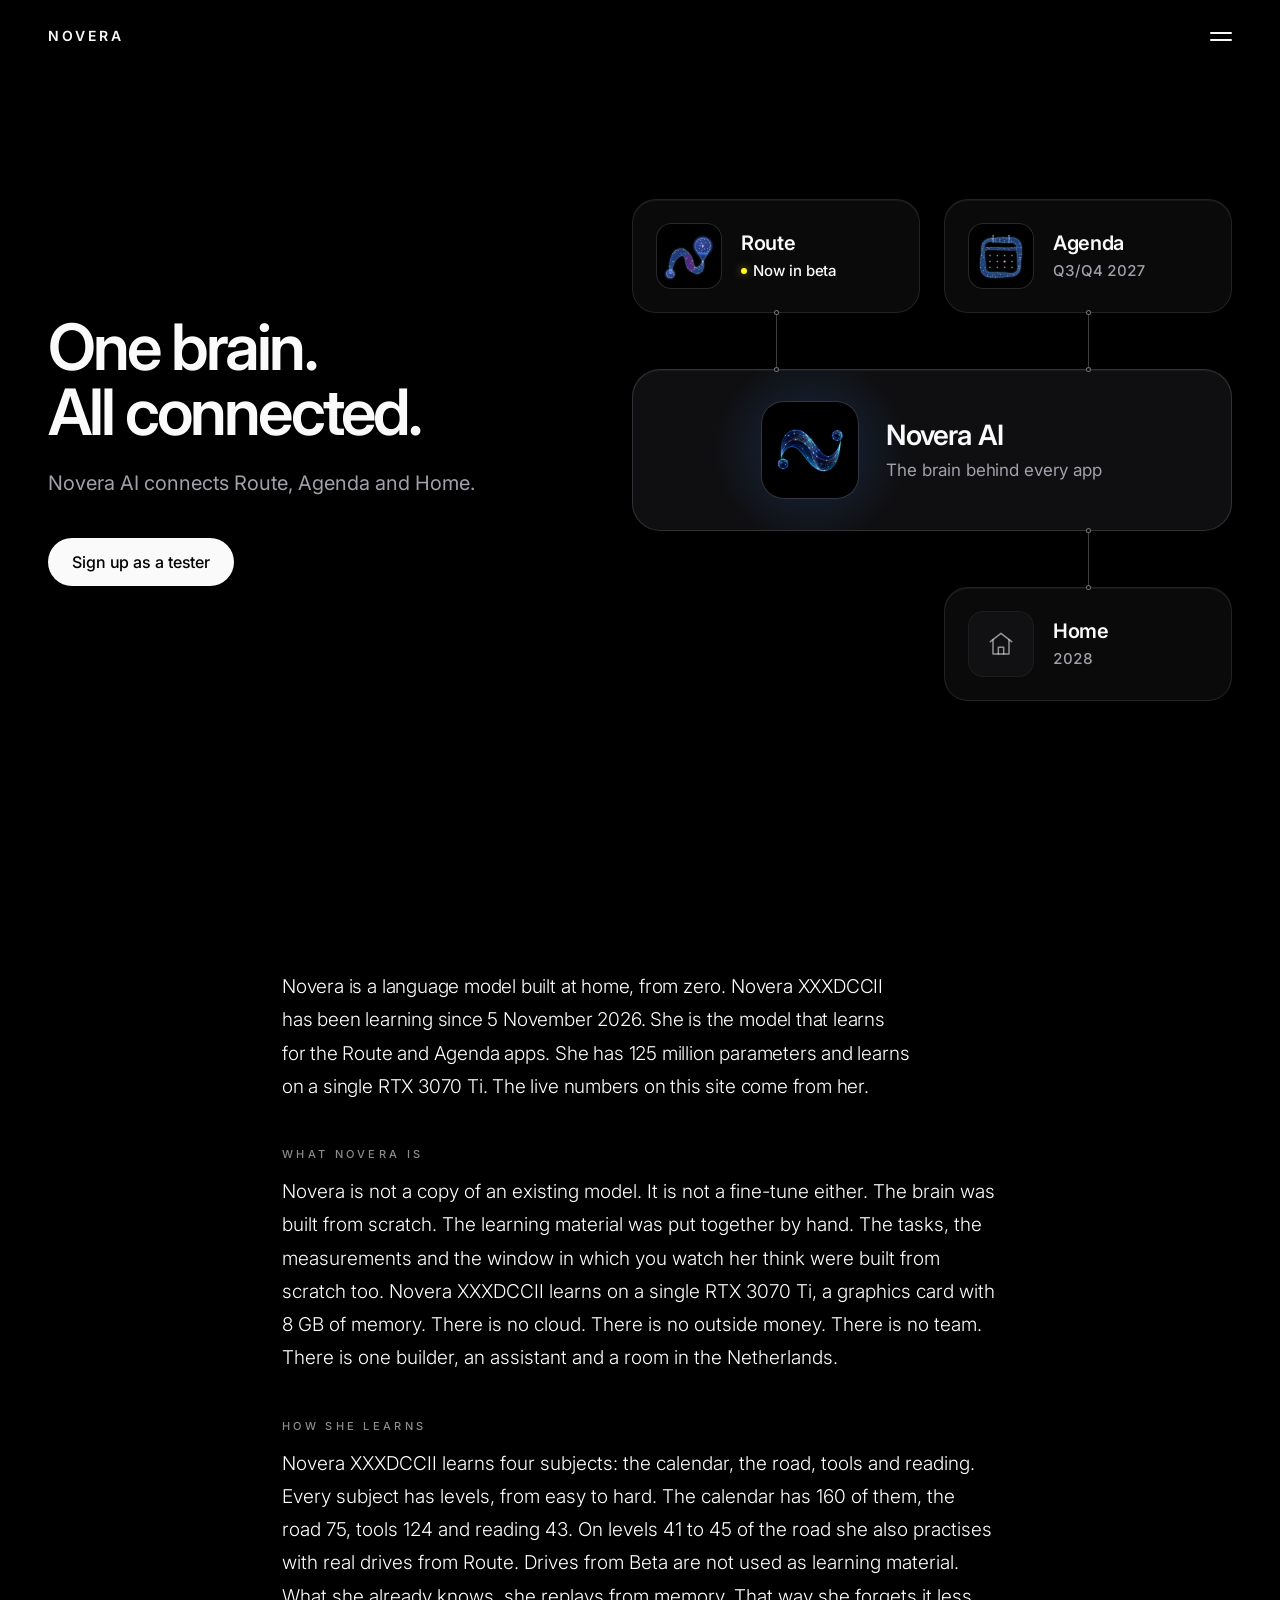
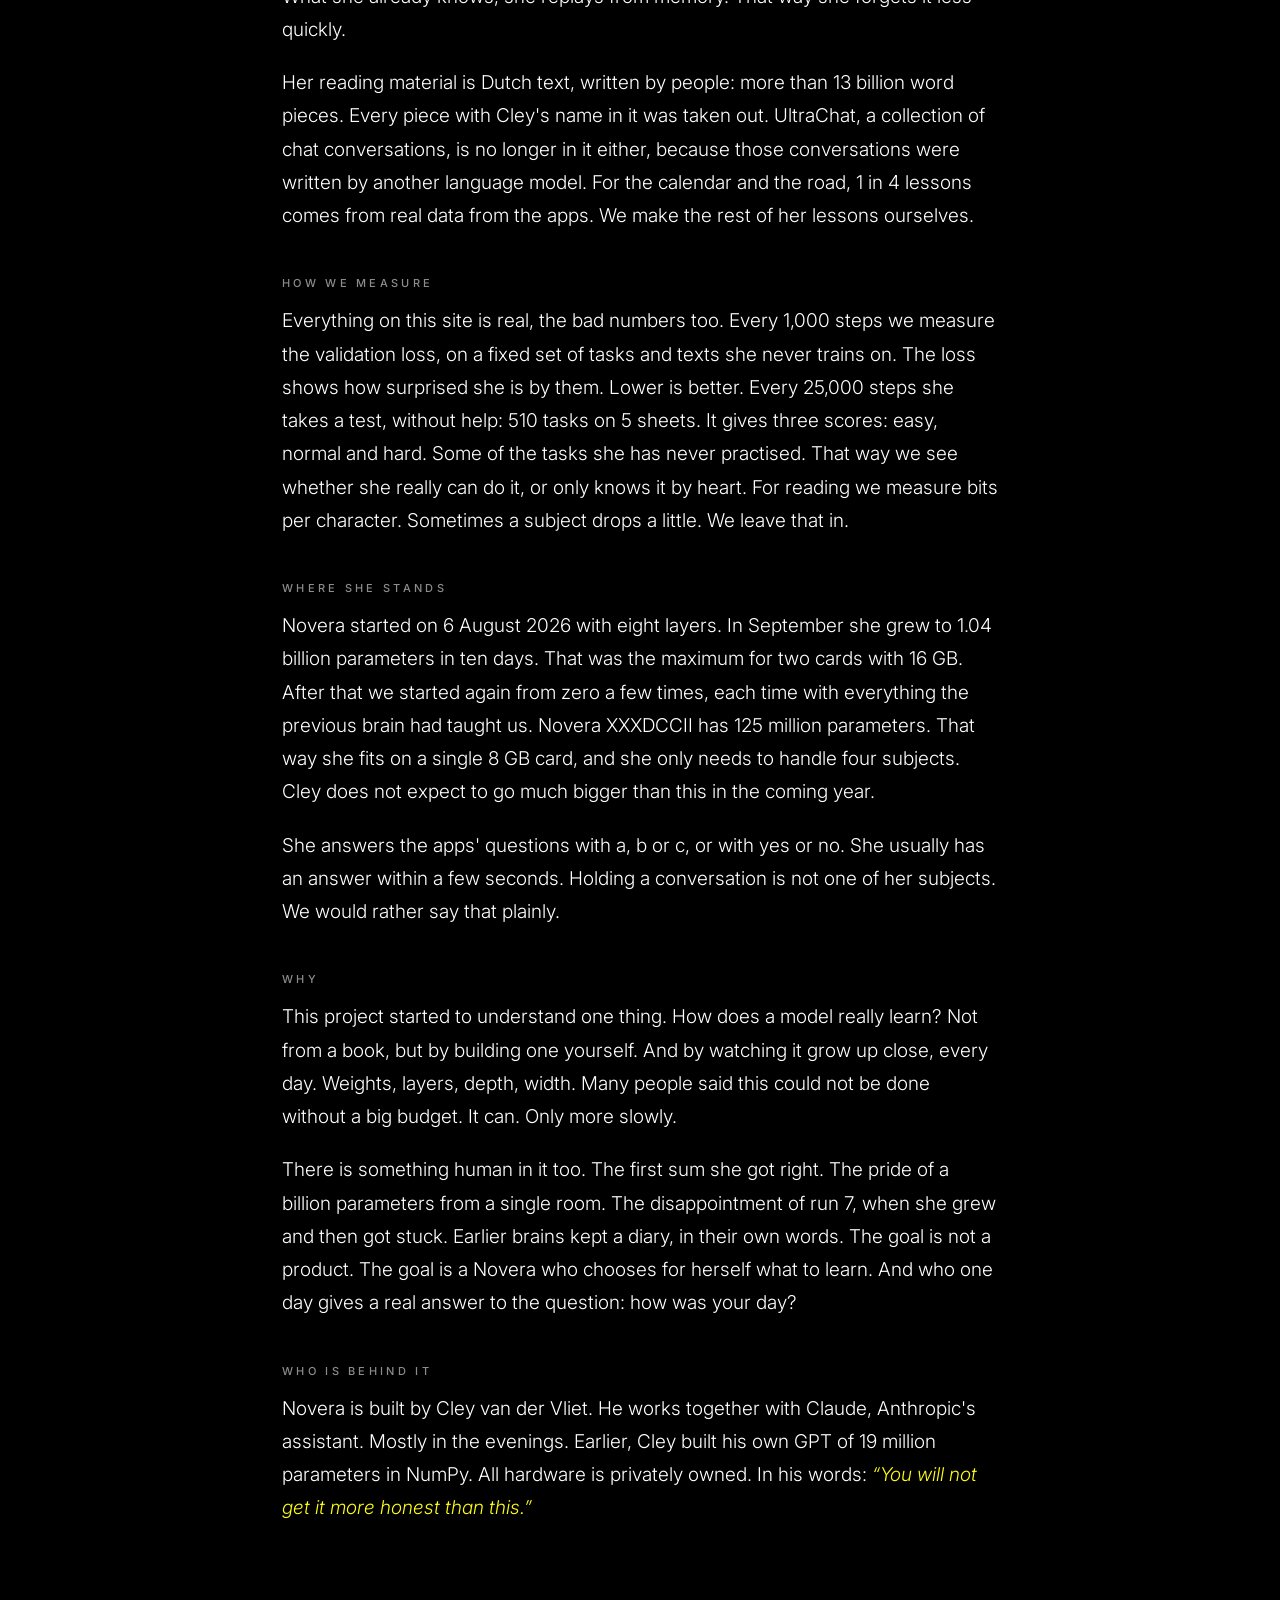
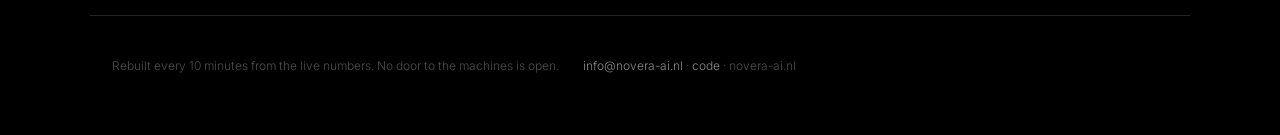
<file: index.html>
<!doctype html>
<html lang="nl">
<head>
<meta charset="utf-8">
<meta name="viewport" content="width=device-width,initial-scale=1">
<title>Novera</title>
<meta name="description" content="Novera — een eigen taalmodel, thuis gebouwd op eigen hardware: het model dat leert voor de apps Route en Agenda. / Our own language model, built at home on our own hardware: the model that learns for the Route and Agenda apps.">
<meta name="theme-color" content="#000000">
<link rel="preconnect" href="https://fonts.googleapis.com">
<link rel="preconnect" href="https://fonts.gstatic.com" crossorigin>
<link rel="stylesheet" href="https://fonts.googleapis.com/css2?family=Inter:wght@200;300;400;500;600&family=IBM+Plex+Mono:wght@400&display=swap">
<style>
:root{
  --zwart:#000; --ink:#fff; --dof:rgba(255,255,255,.55); --dof2:rgba(255,255,255,.3); --lijn:rgba(255,255,255,.14);
  --geel:#fffd13;
  --sans:"Inter",-apple-system,"Helvetica Neue",Arial,sans-serif;
  --breed:var(--sans);   /* logo en menu: zelfde letter, kapitaal met ruimte */
  --sier:var(--sans);    /* de grote woorden: zelfde letter, dun */
  --mono:"IBM Plex Mono","SF Mono",Menlo,monospace;
}
*{box-sizing:border-box}
html,body{background:var(--zwart);color:var(--ink)}
body{margin:0;font:15px/1.65 var(--sans);font-weight:300;-webkit-font-smoothing:antialiased;min-height:100vh;overflow-x:hidden}
body.nl .en,body.en .nl{display:none}
body.menu-open{overflow:hidden}
a{color:inherit;text-decoration:none}
:focus-visible{outline:1px solid var(--geel);outline-offset:4px}

/* kop: logo links, menu rechts. Maten van de Kern: zelfde kolom als de inhoud (.kern-wrap) */
.kop{position:fixed;inset:0 0 auto 0;z-index:20;height:var(--kern-kop-h);color:var(--kern-ink);mix-blend-mode:difference}
body.kern-op-novera .kop{position:absolute}   /* op Novera scrolt de kop mee, zoals in de Kern */
body.menu-open .kop{position:fixed}
.kern-kop-in{height:100%;display:flex;align-items:center;justify-content:space-between}
.logo{font:600 14px/1 var(--breed);letter-spacing:.22em;text-transform:uppercase;padding:8px 0}
.knop{position:relative;width:44px;height:44px;margin-right:-11px;padding:0;border:0;background:none;color:inherit;cursor:pointer;border-radius:10px}
.knop i{position:absolute;left:11px;width:22px;height:1.5px;background:currentColor;border-radius:1px;transition:transform .3s var(--kern-ease),top .3s var(--kern-ease)}
.knop i:nth-child(1){top:18px}.knop i:nth-child(2){top:25px}
body.menu-open .knop i:nth-child(1){top:21.25px;transform:rotate(45deg)}
body.menu-open .knop i:nth-child(2){top:21.25px;transform:rotate(-45deg)}

/* het menu: hele scherm, zwart; links in de kolom van de inhoud, taal als schakelaar (zoals de Kern) */
.menu{position:fixed;inset:0;z-index:15;background:var(--zwart);opacity:0;visibility:hidden;transition:opacity .25s ease,visibility .25s}
body.menu-open .menu{opacity:1;visibility:visible}
.kern-menu-in{height:100%;display:flex;flex-direction:column;justify-content:space-between;padding-top:calc(var(--kern-kop-h) + 24px);padding-bottom:max(32px,env(safe-area-inset-bottom))}
.kern-menu-links{margin:0;padding:0;list-style:none}
.kern-menu-links a{display:block;padding:6px 0;font:600 32px/1.2 var(--kern-sans);letter-spacing:-.028em;color:var(--kern-ink2);transition:color .15s}
.kern-menu-links a:hover,.kern-menu-links a.aan{color:var(--kern-ink)}
.taal{display:inline-flex;align-self:flex-start;padding:3px;border:1px solid var(--kern-rand2);border-radius:999px}
.taal button{height:32px;min-width:52px;padding:0 14px;border:0;border-radius:999px;background:none;color:var(--kern-ink2);font:500 13px/1 var(--kern-sans);letter-spacing:.02em;cursor:pointer}
.taal button.aan{background:var(--kern-ink);color:#000}

/* pagina's */
.pagina{display:none}
.pagina.aan{display:block;animation:in .5s ease-out}
@keyframes in{from{opacity:0}to{opacity:1}}
@media (prefers-reduced-motion:reduce){.pagina.aan{animation:none}.led,.cursor{animation:none}}

/* held: scherm-vullend beeld met één groot woord */
.held{position:relative;height:100svh;min-height:520px;display:grid;place-items:center;overflow:hidden;background:#02060f}
.held canvas{position:absolute;inset:0;width:100%;height:100%}
.held .woord{position:relative;z-index:2;font:200 clamp(48px,11vw,150px) var(--sier);letter-spacing:.18em;text-transform:uppercase;line-height:1;text-align:center;text-wrap:balance;padding:0 14px}
.held .onder{position:absolute;z-index:2;left:0;right:0;bottom:30px;text-align:center;font:400 11px var(--breed);letter-spacing:.3em;text-transform:uppercase;color:var(--dof)}
.held .schaduw{position:absolute;inset:0;background:radial-gradient(ellipse at center,rgba(0,0,0,.35) 0%,rgba(0,0,0,0) 45%,rgba(0,0,0,.8) 100%);z-index:1}

/* blokken onder de held */
.blok{max-width:1100px;margin:0 auto;padding-block:70px;padding-inline:22px}
.blok.smal{max-width:760px}
.kopje{font:400 11px var(--breed);letter-spacing:.3em;text-transform:uppercase;color:var(--dof);margin:0 0 26px}
.tekst p{margin:0 0 20px;font-size:clamp(16px,1.8vw,19px);line-height:1.75;font-weight:300}
.tekst h3{font:500 11px var(--sans);letter-spacing:.3em;text-transform:uppercase;color:var(--dof);margin:44px 0 14px}
.tekst h3:first-of-type{margin-top:0}
.tekst b{font-weight:500}
.tekst q{color:var(--geel);font-style:italic}
.groot{font:300 clamp(26px,4vw,42px) var(--sier);line-height:1.2;letter-spacing:-.01em;margin:0 0 30px;text-wrap:balance}
.lijn{border:0;border-top:1px solid var(--lijn);margin:0}

/* cijfers: grote getallen op zwart, dunne lijnen */
.getallen{display:grid;grid-template-columns:repeat(auto-fit,minmax(210px,1fr));gap:0;border-top:1px solid var(--lijn);border-left:1px solid var(--lijn)}
.getal{padding:26px 20px;border-right:1px solid var(--lijn);border-bottom:1px solid var(--lijn);min-width:0;container-type:inline-size}
.getal .k{font:400 10px var(--breed);letter-spacing:.28em;text-transform:uppercase;color:var(--dof)}
.getal .g{font:200 clamp(26px,19cqw,46px) var(--sier);line-height:1;margin:14px 0 8px;font-variant-numeric:tabular-nums;white-space:nowrap;letter-spacing:-.02em}
.getal .g small{font:300 13px var(--sans);color:var(--dof);letter-spacing:.02em;margin-left:6px}
.getal .n{color:var(--dof);font-size:13px}
.led{display:inline-block;width:7px;height:7px;border-radius:50%;background:var(--geel);box-shadow:0 0 10px var(--geel);margin-right:10px;animation:adem 3s ease-in-out infinite;vertical-align:1px}
.led.oud{background:var(--dof);box-shadow:none;animation:none}
@keyframes adem{0%,100%{opacity:.4}50%{opacity:1}}
.status{font:400 11px var(--breed);letter-spacing:.25em;text-transform:uppercase;color:var(--dof);margin:0 0 26px}

/* balken en hekken */
.balken{display:grid;grid-template-columns:repeat(auto-fit,minmax(260px,1fr));gap:2px 40px;font:13px var(--mono)}
.balk{display:grid;grid-template-columns:110px 1fr 48px;align-items:center;gap:12px;padding:8px 0;border-bottom:1px solid var(--lijn)}
.balk i{display:block;height:1px;background:var(--lijn);position:relative}
.balk i b{position:absolute;left:0;top:-1px;height:3px;background:#fff}
.balk i b.laag{background:var(--geel)}
.balk span:last-child{text-align:right;color:var(--dof)}
.hekken{display:grid;grid-template-columns:repeat(auto-fill,minmax(120px,1fr));gap:0;border-top:1px solid var(--lijn);border-left:1px solid var(--lijn)}
.hek{padding:18px 16px;border-right:1px solid var(--lijn);border-bottom:1px solid var(--lijn)}
.hek .k{font:400 10px var(--breed);letter-spacing:.2em;text-transform:uppercase;color:var(--dof)}
.hek .g{font:200 32px var(--sier);line-height:1;margin-top:8px}
.hek .g small{font:300 11px var(--sans);color:var(--dof);margin-left:4px}

/* grafiek */
.grafiek{border-top:1px solid var(--lijn);padding-top:22px}
canvas.val{width:100%;height:260px;display:block}
.noot{font:12px var(--mono);color:var(--dof);margin-top:12px}

/* weefsel op de live-pagina */
.gedachte{max-width:760px;margin:0 auto;padding:0 22px}
.opgave{font:13px/1.6 var(--mono);color:var(--dof);white-space:pre-wrap;word-break:break-word}
.antwoord{font:300 clamp(18px,2.6vw,26px) var(--sier);letter-spacing:0;margin-top:14px;min-height:1.4em;word-break:break-word}
.antwoord i{display:inline-block;width:2px;height:.9em;background:var(--geel);vertical-align:-2px;margin-left:4px;animation:adem 1s steps(2) infinite}

/* dagboek */
ul.dagboek{list-style:none;padding:0;margin:0;border-top:1px solid var(--lijn)}
ul.dagboek li{border-bottom:1px solid var(--lijn);padding:14px 0;display:grid;grid-template-columns:150px 1fr;gap:6px 20px}
ul.dagboek time{font:11px var(--mono);color:var(--dof);padding-top:4px}
ul.dagboek em{color:var(--dof);font-style:normal;display:block;font-size:13px}
ul.dagboek b{font:300 17px var(--sier)}

/* tijdlijn */
.tijdlijn{max-width:760px;margin:0 auto;padding:0 22px}
.moment{display:grid;grid-template-columns:130px 1fr;gap:10px 30px;padding:26px 0;border-top:1px solid var(--lijn)}
.moment time{font:400 11px var(--breed);letter-spacing:.2em;color:var(--dof);padding-top:6px}
.moment .t{font-size:clamp(17px,2vw,21px);line-height:1.55;font-weight:300}
.moment.groot .t{font:200 clamp(24px,3.4vw,36px) var(--sier);line-height:1.2}
.moment.examen time{color:var(--geel)}
a.examen{display:block;margin-top:14px;border:1px solid var(--lijn);padding:18px 20px;transition:border-color .2s}
a.examen:hover{border-color:#fff}
a.examen .k{font:400 10px var(--breed);letter-spacing:.25em;text-transform:uppercase;color:var(--dof)}
a.examen .g{font:200 44px var(--sier);line-height:1;margin:8px 0 6px}
a.examen .n{color:var(--dof);font-size:13px}
a.examen .pijl{margin-top:10px;font:400 10px var(--breed);letter-spacing:.25em;text-transform:uppercase;color:var(--geel)}

/* contact */
.contact-rooster{display:grid;grid-template-columns:1fr 1fr;gap:60px;align-items:start}
.contact-links .groot{font-size:clamp(22px,3vw,32px);margin-bottom:34px}
.gegevens{margin:0;border-top:1px solid var(--lijn)}
.gegevens div{display:grid;grid-template-columns:130px 1fr;gap:14px;padding:14px 0;border-bottom:1px solid var(--lijn)}
.gegevens dt{font:400 10px var(--breed);letter-spacing:.28em;text-transform:uppercase;color:var(--dof);padding-top:4px}
.gegevens dd{margin:0;font-size:16px}
.gegevens a{border-bottom:1px solid var(--geel)}
.gegevens a:hover{color:var(--geel);text-decoration:none}
.contact-form{display:grid;gap:8px;border:1px solid var(--lijn);padding:28px 26px}
.contact-form label{font:400 10px var(--breed);letter-spacing:.28em;text-transform:uppercase;color:var(--dof);margin-top:10px}
.contact-form label:first-child{margin-top:0}
.contact-form input,.contact-form select,.contact-form textarea{width:100%;background:#0a0a0a;border:1px solid var(--lijn);color:#fff;font:300 15px var(--sans);padding:11px 12px;border-radius:0;outline:0;-webkit-appearance:none;appearance:none}
.contact-form input:focus,.contact-form select:focus,.contact-form textarea:focus{border-color:#fff}
.contact-form textarea{resize:vertical;min-height:130px}
.contact-form button{margin-top:16px;background:#fff;color:#000;border:0;padding:14px 22px;font:500 12px var(--breed);letter-spacing:.28em;text-transform:uppercase;cursor:pointer;justify-self:start}
.contact-form button:hover{background:var(--geel)}
.contact-form .n{margin:10px 0 0;font-size:12px}
@media (max-width:760px){.contact-rooster{grid-template-columns:1fr;gap:34px}.gegevens div{grid-template-columns:110px 1fr}}

/* machines */
.machines{display:grid;grid-template-columns:repeat(auto-fit,minmax(240px,1fr));gap:0;border-top:1px solid var(--lijn);border-left:1px solid var(--lijn)}
.machine{padding:26px 22px;border-right:1px solid var(--lijn);border-bottom:1px solid var(--lijn)}
.machine .k{font:400 10px var(--breed);letter-spacing:.25em;text-transform:uppercase;color:var(--dof)}
.machine .g{font:300 22px var(--sier);margin:10px 0 8px}
.machine .n{color:var(--dof);font-size:13px}

/* ecosysteem */
footer{max-width:1100px;margin:0 auto;padding:40px 22px 60px;color:var(--dof2);font-size:12px;border-top:1px solid var(--lijn);display:flex;flex-wrap:wrap;gap:8px 24px}
footer a{color:var(--dof)}
@media (max-width:600px){.balk{grid-template-columns:88px 1fr 42px}ul.dagboek li,.moment{grid-template-columns:1fr}.held{min-height:100svh}}

/* ===== Kern: het eerste scherm (kern + drie tegels). Alles heet kern-…, zodat niets botst met de rest van de site ===== */
:root{
  --kern-ink:#fafafa;
  --kern-ink2:#a1a1aa;          /* 7.6:1 op zwart */
  --kern-vlak:#0a0a0a;          /* tegel */
  --kern-vlak2:#0f0f11;         /* kern-tegel, iets hoger */
  --kern-rand:rgba(255,255,255,.10);
  --kern-rand2:rgba(255,255,255,.14);
  --kern-licht:inset 0 1px 0 rgba(255,255,255,.05);   /* haarfijne bovenrand-glans */
  --kern-draad:rgba(255,255,255,.24);
  --kern-geel:#fffd13;
  --kern-sans:"Inter",-apple-system,BlinkMacSystemFont,"Helvetica Neue",Arial,sans-serif;
  --kern-ease:cubic-bezier(.2,.7,.2,1);
  --kern-goot:20px;
  --kern-kop-h:64px;            /* hoogte van de site-kop; kop, menu en held gebruiken deze maten */
}
.kern-held{font:400 16px/1.5 var(--kern-sans);color:var(--kern-ink);-moz-osx-font-smoothing:grayscale;-webkit-text-size-adjust:100%;text-size-adjust:100%}
:where(.kern-held) *,:where(.kern-held) *::before,:where(.kern-held) *::after{box-sizing:border-box}
:where(.kern-held) :where(h1,h2,p){margin:0}
:where(.kern-held) :focus-visible{outline:2px solid var(--kern-ink);outline-offset:3px;border-radius:6px}

.kern-wrap{width:100%;max-width:1240px;margin-inline:auto;padding-inline:max(var(--kern-goot),env(safe-area-inset-left))}

/* held */
.kern-held{min-height:100vh;min-height:100svh;padding-top:calc(var(--kern-kop-h) + 24px);padding-bottom:32px}
.kern-kop1{font:600 38px/1.05 var(--kern-sans);letter-spacing:-.036em}
.kern-sub{margin-top:16px;max-width:34em;font-size:16px;line-height:1.45;color:var(--kern-ink2);text-wrap:pretty}
.kern-acties{margin-top:24px;display:flex}
.kern-btn{display:inline-flex;align-items:center;height:44px;padding:0 20px;border-radius:999px;background:var(--kern-ink);color:#000;font:500 15px/1 var(--kern-sans);letter-spacing:-.006em;transition:background .15s}
.kern-btn:hover{background:#d4d4d8}

/* roadmap: twee kolommen, kern over de volle breedte */
.kern-rm{
  --kern-cg:12px;      /* kolomafstand */
  --kern-rg:32px;      /* rijafstand = lengte van de draad */
  margin-top:40px;
  display:grid;
  grid-template-columns:minmax(0,1fr) minmax(0,1fr);
  grid-template-rows:auto var(--kern-rg) auto var(--kern-rg) auto;
  column-gap:var(--kern-cg);
}
.kern-t-route {grid-area:1/1}
.kern-t-agenda{grid-area:1/2}
.kern-l-route {grid-area:2/1}
.kern-l-agenda{grid-area:2/2}
.kern-kern    {grid-area:3/1/4/3}
.kern-l-thuis {grid-area:4/2}
.kern-t-thuis {grid-area:5/2}

.kern-tegel{display:flex;align-items:center;gap:12px;min-width:0;padding:12px;background:var(--kern-vlak);border:1px solid var(--kern-rand);border-radius:22px;box-shadow:var(--kern-licht)}
.kern-tekst{min-width:0}
.kern-naam{font:600 17px/1.2 var(--kern-sans);letter-spacing:-.016em;color:var(--kern-ink)}
.kern-status{margin-top:4px;display:flex;align-items:center;gap:6px;font:500 13px/1.3 var(--kern-sans);color:var(--kern-ink2);font-variant-numeric:tabular-nums;letter-spacing:-.004em;white-space:nowrap}
.kern-status.kern-nu{color:var(--kern-ink)}
.kern-punt{flex:none;width:6px;height:6px;border-radius:50%;background:var(--kern-geel);box-shadow:0 0 8px rgba(255,253,19,.5)}

.kern-icoon{display:block;flex:none;width:44px;height:44px;border-radius:22.5%;box-shadow:0 0 0 1px rgba(255,255,255,.12);background:#000}
.kern-icoon.kern-leeg{display:grid;place-items:center;background:#111113;color:rgba(255,255,255,.55);box-shadow:0 0 0 1px rgba(255,255,255,.08)}
.kern-icoon.kern-leeg svg{width:50%;height:50%;display:block}

/* de kern */
.kern-kern{position:relative;overflow:hidden;justify-content:center;gap:16px;padding:20px;background:var(--kern-vlak2);border-color:var(--kern-rand2);border-radius:26px}
.kern-icoon-vak{position:relative;flex:none;display:block}
.kern-icoon-vak::before{content:"";position:absolute;inset:-50%;border-radius:50%;background:radial-gradient(closest-side,rgba(64,140,255,.28),rgba(64,140,255,.09) 55%,rgba(64,140,255,0));pointer-events:none}
.kern-kern .kern-icoon{position:relative;width:56px;height:56px}
.kern-kern .kern-naam{font-size:20px;letter-spacing:-.022em}
.kern-kern .kern-status{margin-top:4px;font-size:14px;font-weight:400;white-space:normal;text-wrap:balance}

/* draden: 1px, op een hele pixel, met een poortje aan elk eind */
.kern-lijn{justify-self:start;margin-left:50%;margin-left:round(down,50%,1px);width:1px;height:100%;background:var(--kern-draad);position:relative;z-index:1}
.kern-lijn::before,.kern-lijn::after{content:"";position:absolute;left:-2px;width:5px;height:5px;border-radius:50%;background:#000;box-shadow:inset 0 0 0 1px rgba(255,255,255,.45)}
.kern-lijn::before{top:-3px}
.kern-lijn::after{bottom:-3px}

/* desktop */
@media (min-width:1000px){
  :root{--kern-goot:48px;--kern-kop-h:72px}
  .kern-wrap{max-width:1320px}
  .kern-held{
    display:grid;grid-template-columns:minmax(0,520px) minmax(0,600px);column-gap:48px;
    justify-content:space-between;align-items:center;
    padding-top:var(--kern-kop-h);padding-bottom:var(--kern-kop-h);
  }
  .kern-kop1{font-size:64px;line-height:1.02;letter-spacing:-.044em}
  .kern-sub{margin-top:24px;font-size:20px;line-height:1.5}
  .kern-acties{margin-top:40px}
  .kern-btn{height:48px;padding:0 24px;font-size:16px}
  .kern-rm{--kern-cg:24px;--kern-rg:56px;margin-top:0}
  .kern-tegel{gap:20px;padding:24px;border-radius:24px}
  .kern-icoon{width:64px;height:64px}
  .kern-naam{font-size:20px}
  .kern-status{margin-top:6px;font-size:15px}
  .kern-kern{gap:28px;padding:32px;border-radius:28px}
  .kern-kern .kern-icoon{width:96px;height:96px}
  .kern-kern .kern-naam{font-size:28px;letter-spacing:-.028em}
  .kern-kern .kern-status{margin-top:6px;font-size:17px}
}
/* kleiner bureaublad: zelfde opzet, iets compacter */
@media (min-width:1000px) and (max-width:1279px){
  .kern-held{grid-template-columns:minmax(0,400px) minmax(0,500px)}
  .kern-kop1{font-size:50px}
  .kern-sub{font-size:18px}
  .kern-rm{--kern-rg:48px}
  .kern-tegel{gap:16px;padding:20px;border-radius:22px}
  .kern-icoon{width:56px;height:56px}
  .kern-naam{font-size:18px}
  .kern-status{font-size:14px}
  .kern-kern{gap:24px;padding:28px;border-radius:26px}
  .kern-kern .kern-icoon{width:80px;height:80px}
  .kern-kern .kern-naam{font-size:24px}
  .kern-kern .kern-status{font-size:16px}
}
/* tablet: tekst boven, kaart eronder, samen verticaal in het midden */
@media (min-width:640px) and (max-width:999px){
  :root{--kern-goot:40px}
  .kern-wrap{max-width:800px}
  .kern-held{
    display:flex;flex-direction:column;justify-content:center;
    padding-top:calc(var(--kern-kop-h) + 24px);padding-bottom:calc(var(--kern-kop-h) + 8px);
  }
  .kern-kop1{font-size:56px;line-height:1.03;letter-spacing:-.042em}
  .kern-sub{margin-top:20px;font-size:19px}
  .kern-acties{margin-top:32px}
  .kern-btn{height:48px;padding:0 24px;font-size:16px}
  .kern-rm{--kern-cg:16px;--kern-rg:48px;margin-top:64px}
  .kern-tegel{gap:20px;padding:24px;border-radius:26px}
  .kern-icoon{width:64px;height:64px}
  .kern-naam{font-size:20px}
  .kern-status{margin-top:6px;font-size:15px}
  .kern-kern{gap:28px;padding:28px;border-radius:30px}
  .kern-kern .kern-icoon{width:88px;height:88px}
  .kern-kern .kern-naam{font-size:28px;letter-spacing:-.028em}
  .kern-kern .kern-status{margin-top:6px;font-size:17px}
}
/* liggende tablet / laag scherm: compacter zodat alles op één scherm past */
@media (min-width:640px) and (max-width:999px) and (max-height:820px){
  .kern-held{padding-bottom:24px}
  .kern-kop1{font-size:46px}
  .kern-sub{margin-top:16px;font-size:18px}
  .kern-acties{margin-top:24px}
  .kern-rm{--kern-rg:40px;margin-top:40px}
  .kern-tegel{gap:16px;padding:20px;border-radius:24px}
  .kern-icoon{width:56px;height:56px}
  .kern-naam{font-size:18px}
  .kern-status{font-size:14px}
  .kern-kern{gap:24px;padding:24px;border-radius:28px}
  .kern-kern .kern-icoon{width:72px;height:72px}
  .kern-kern .kern-naam{font-size:24px}
  .kern-kern .kern-status{font-size:16px}
}
/* iPhone SE / 375 breed */
@media (max-width:380px){
  :root{--kern-goot:16px}
  .kern-kop1{font-size:36px}
  .kern-sub{font-size:15px}
  .kern-tegel{gap:10px}
  .kern-tegel .kern-icoon{width:40px;height:40px}
  .kern-tegel{border-radius:21px}
  .kern-kern .kern-icoon{width:52px;height:52px}
  .kern-kern{gap:14px;padding:18px;border-radius:24px}
}
/* heel smal (320): tegels staand, zodat niets uit de tegel loopt */
@media (max-width:359px){
  .kern-kop1{font-size:30px}
  .kern-rm{margin-top:32px}
  .kern-tegel:not(.kern-kern){flex-direction:column;align-items:flex-start;gap:12px}
  .kern-kern{padding:16px}
  .kern-kern .kern-icoon{width:48px;height:48px}
  .kern-kern .kern-status{font-size:13px}
}

/* binnenkomst: één keer, kort */
.kern-js .kern-anim{opacity:0;transform:translateY(8px)}
.kern-js .kern-lijn{clip-path:inset(-4px -4px calc(100% + 4px) -4px)}
.kern-js.kern-in .kern-anim{opacity:1;transform:none;transition:opacity .5s var(--kern-ease) calc(var(--kern-i)*60ms),transform .5s var(--kern-ease) calc(var(--kern-i)*60ms)}
.kern-js.kern-in .kern-lijn{clip-path:inset(-4px);transition:clip-path .4s var(--kern-ease) calc(var(--kern-i)*60ms + 140ms)}
@media (prefers-reduced-motion:reduce){
  .kern-js .kern-anim,.kern-js.kern-in .kern-anim{opacity:1;transform:none;transition:none}
  .kern-js .kern-lijn,.kern-js.kern-in .kern-lijn{clip-path:none;transition:none}
  .menu,.knop i{transition:none}
}
</style>
<script>document.documentElement.classList.add("kern-js");</script>
</head>
<body class="nl">

<header class="kop">
  <div class="kern-wrap kern-kop-in">
    <a class="logo" href="#novera" data-tab="novera">Novera</a>
    <button class="knop" id="menuKnop" type="button" aria-label="menu" aria-expanded="false" aria-controls="menu"><i></i><i></i></button>
  </div>
</header>

<nav class="menu" id="menu" aria-label="menu">
  <div class="kern-wrap kern-menu-in">
    <ul class="kern-menu-links">
      <li><a href="#novera" data-tab="novera">Novera</a></li>
      <li><a href="#cijfers" data-tab="cijfers"><span class="nl">Cijfers</span><span class="en">Numbers</span></a></li>
      <li><a href="#live" data-tab="live">Live</a></li>
      <li><a href="#tijdlijn" data-tab="tijdlijn"><span class="nl">Tijdlijn</span><span class="en">Timeline</span></a></li>
      <li><a href="/testen/"><span class="nl">Testen</span><span class="en">Test</span></a></li>
      <li><a href="#contact" data-tab="contact">Contact</a></li>
    </ul>
    <div class="taal" role="group" aria-label="Taal / Language"><button id="t-nl" class="aan" type="button" aria-pressed="true">NL</button><button id="t-en" type="button" aria-pressed="false">EN</button></div>
  </div>
</nav>

<main>

<!-- NOVERA -->
<section class="pagina" id="novera">
  <div class="kern-wrap kern-held">

    <section class="kern-intro">
      <h1 class="kern-kop1 kern-anim" style="--kern-i:0">
        <span class="nl">Eén brein.<br>Alles verbonden.</span>
        <span class="en">One brain.<br>All connected.</span>
      </h1>
      <p class="kern-sub kern-anim" style="--kern-i:1">
        <span class="nl">Novera AI verbindt Route, Agenda en Thuis.</span>
        <span class="en">Novera AI connects Route, Agenda and Home.</span>
      </p>
      <div class="kern-acties kern-anim" style="--kern-i:2">
        <a class="kern-btn" href="/testen/">
          <span class="nl">Meld je aan als tester</span>
          <span class="en">Sign up as a tester</span>
        </a>
      </div>
    </section>

    <div class="kern-rm" role="list" aria-label="Roadmap">

      <div class="kern-tegel kern-t-route kern-anim" style="--kern-i:2" role="listitem">
        <img class="kern-icoon" src="iconen/route-256.png" alt="" width="64" height="64">
        <div class="kern-tekst">
          <p class="kern-naam">Route</p>
          <p class="kern-status kern-nu"><span class="kern-punt" aria-hidden="true"></span><span class="nl">Nu in bèta</span><span class="en">Now in beta</span></p>
        </div>
      </div>

      <div class="kern-tegel kern-t-agenda kern-anim" style="--kern-i:3" role="listitem">
        <img class="kern-icoon" src="iconen/agenda-256.png" alt="" width="64" height="64">
        <div class="kern-tekst">
          <p class="kern-naam">Agenda</p>
          <p class="kern-status">Q3/Q4 2027</p>
        </div>
      </div>

      <span class="kern-lijn kern-l-route" aria-hidden="true" style="--kern-i:4"></span>
      <span class="kern-lijn kern-l-agenda" aria-hidden="true" style="--kern-i:4"></span>

      <div class="kern-tegel kern-kern kern-anim" style="--kern-i:4" role="listitem">
        <span class="kern-icoon-vak">
          <img class="kern-icoon" src="iconen/novera-ai-256.png" alt="" width="96" height="96">
        </span>
        <div class="kern-tekst">
          <p class="kern-naam">Novera AI</p>
          <p class="kern-status"><span class="nl">Het brein achter elke app</span><span class="en">The brain behind every app</span></p>
        </div>
      </div>

      <span class="kern-lijn kern-l-thuis" aria-hidden="true" style="--kern-i:6"></span>

      <div class="kern-tegel kern-t-thuis kern-anim" style="--kern-i:6" role="listitem">
        <span class="kern-icoon kern-leeg" aria-hidden="true">
          <svg viewBox="0 0 24 24" fill="none" stroke="currentColor" stroke-width="1.5" stroke-linecap="round" stroke-linejoin="round">
            <path vector-effect="non-scaling-stroke" d="M4 10.25 12 4l8 6.25"/>
            <path vector-effect="non-scaling-stroke" d="M6 8.75V19.5h12V8.75"/>
            <path vector-effect="non-scaling-stroke" d="M10 19.5v-5h4v5"/>
          </svg>
        </span>
        <div class="kern-tekst">
          <p class="kern-naam"><span class="nl">Thuis</span><span class="en">Home</span></p>
          <p class="kern-status">2028</p>
        </div>
      </div>

    </div>
  </div>
  <div class="blok smal tekst">
    <p class="groot nl">Novera is een taalmodel dat thuis wordt gebouwd, van nul. Sinds 5 november 2026 leert Novera XXXDCCII. Zij is het model dat leert voor de apps Route en Agenda. Ze heeft 125 miljoen parameters en leert op één RTX 3070 Ti. De levende cijfers op deze site komen van haar.</p>
    <p class="groot en">Novera is a language model built at home, from zero. Novera XXXDCCII has been learning since 5 November 2026. She is the model that learns for the Route and Agenda apps. She has 125 million parameters and learns on a single RTX 3070 Ti. The live numbers on this site come from her.</p>

    <h3 class="nl">Wat Novera is</h3><h3 class="en">What Novera is</h3>
    <p class="nl">Novera is geen kopie van een bestaand model. Het is ook geen fine-tune. Het brein is zelf gebouwd. De lesstof is zelf samengesteld. De opgaven, de metingen en het venster waarin je haar ziet denken zijn ook zelf gebouwd. Novera XXXDCCII leert op één RTX 3070 Ti, een videokaart met 8 GB geheugen. Er is geen cloud. Er is geen geld van buiten. Er is geen team. Er is één bouwer, een assistent en een kamer in Nederland.</p>
    <p class="en">Novera is not a copy of an existing model. It is not a fine-tune either. The brain was built from scratch. The learning material was put together by hand. The tasks, the measurements and the window in which you watch her think were built from scratch too. Novera XXXDCCII learns on a single RTX 3070 Ti, a graphics card with 8 GB of memory. There is no cloud. There is no outside money. There is no team. There is one builder, an assistant and a room in the Netherlands.</p>

    <h3 class="nl">Hoe ze leert</h3><h3 class="en">How she learns</h3>
    <p class="nl">Novera XXXDCCII leert vier vakken: de agenda, de weg, gereedschap en lezen. Elk vak heeft treden, van makkelijk naar moeilijk. Bij de agenda zijn het er 160, bij de weg 75, bij gereedschap 124 en bij lezen 43. Op de treden 41 tot en met 45 van de weg oefent ze ook met echte ritten uit Route. Ritten uit Beta gebruiken we niet als lesstof. Wat ze al kan, herhaalt ze uit haar geheugen. Zo vergeet ze het minder snel.</p>
    <p class="en">Novera XXXDCCII learns four subjects: the calendar, the road, tools and reading. Every subject has levels, from easy to hard. The calendar has 160 of them, the road 75, tools 124 and reading 43. On levels 41 to 45 of the road she also practises with real drives from Route. Drives from Beta are not used as learning material. What she already knows, she replays from memory. That way she forgets it less quickly.</p>
    <p class="nl">Haar leesstof is Nederlandse tekst, geschreven door mensen: ruim 13 miljard woorddelen. Alle stukken met Cleys naam zijn eruit gehaald. Ook UltraChat, een verzameling chatgesprekken, zit er niet meer in, want die gesprekken zijn geschreven door een ander taalmodel. Bij de agenda en de weg komt 1 op de 4 lessen uit echte data van de apps. De rest van haar lessen maken we zelf.</p>
    <p class="en">Her reading material is Dutch text, written by people: more than 13 billion word pieces. Every piece with Cley's name in it was taken out. UltraChat, a collection of chat conversations, is no longer in it either, because those conversations were written by another language model. For the calendar and the road, 1 in 4 lessons comes from real data from the apps. We make the rest of her lessons ourselves.</p>

    <h3 class="nl">Hoe we meten</h3><h3 class="en">How we measure</h3>
    <p class="nl">Alles op deze site is echt, ook de slechte cijfers. Elke 1.000 stappen meten we de val, op een vaste set opgaven en teksten die ze nooit oefent. De val laat zien hoe verrast ze daardoor is. Lager is beter. Elke 25.000 stappen maakt ze een proefwerk, zonder hulp: 510 opgaven op 5 bladen. Er komen drie scores uit: makkelijk, normaal en moeilijk. Een deel van de opgaven heeft ze nooit geoefend. Zo zien we of ze het echt kan, of het alleen uit haar hoofd weet. Bij lezen meten we bits per teken. Soms zakt een vak een beetje. Dat laten we gewoon staan.</p>
    <p class="en">Everything on this site is real, the bad numbers too. Every 1,000 steps we measure the validation loss, on a fixed set of tasks and texts she never trains on. The loss shows how surprised she is by them. Lower is better. Every 25,000 steps she takes a test, without help: 510 tasks on 5 sheets. It gives three scores: easy, normal and hard. Some of the tasks she has never practised. That way we see whether she really can do it, or only knows it by heart. For reading we measure bits per character. Sometimes a subject drops a little. We leave that in.</p>

    <h3 class="nl">Waar ze staat</h3><h3 class="en">Where she stands</h3>
    <p class="nl">Novera begon op 6 augustus 2026 met acht lagen. In september groeide ze in tien dagen naar 1,04 miljard parameters. Dat was het maximum voor twee kaarten met 16 GB. Daarna begonnen we een paar keer opnieuw vanaf nul, telkens met alles wat het vorige brein ons had geleerd. Novera XXXDCCII heeft 125 miljoen parameters. Zo past ze op één kaart van 8 GB, en ze hoeft maar vier vakken te kunnen. Cley verwacht het komende jaar niet veel groter te gaan dan dit.</p>
    <p class="en">Novera started on 6 August 2026 with eight layers. In September she grew to 1.04 billion parameters in ten days. That was the maximum for two cards with 16 GB. After that we started again from zero a few times, each time with everything the previous brain had taught us. Novera XXXDCCII has 125 million parameters. That way she fits on a single 8 GB card, and she only needs to handle four subjects. Cley does not expect to go much bigger than this in the coming year.</p>
    <p class="nl">Ze beantwoordt de vragen van de apps met a, b of c, of met ja of nee. Meestal heeft ze binnen een paar seconden een antwoord. Een gesprek voeren hoort niet bij haar vakken. Dat zeggen we liever eerlijk.</p>
    <p class="en">She answers the apps' questions with a, b or c, or with yes or no. She usually has an answer within a few seconds. Holding a conversation is not one of her subjects. We would rather say that plainly.</p>

    <h3 class="nl">Waarom</h3><h3 class="en">Why</h3>
    <p class="nl">Dit project is begonnen om één ding te begrijpen. Hoe leert een model echt? Niet uit een boek, maar door er zelf een te bouwen. En door het elke dag van dichtbij te zien groeien. Gewichten, lagen, diepte, breedte. Veel mensen zeiden dat dit zonder groot budget niet kon. Het kan wel. Alleen langzamer.</p>
    <p class="en">This project started to understand one thing. How does a model really learn? Not from a book, but by building one yourself. And by watching it grow up close, every day. Weights, layers, depth, width. Many people said this could not be done without a big budget. It can. Only more slowly.</p>
    <p class="nl">Er zit ook iets menselijks in. De eerste som die ze goed had. De trots op een miljard parameters uit één kamer. De teleurstelling van run 7, toen ze groeide en daarna vast bleef zitten. Eerdere breinen hielden een dagboek, in hun eigen woorden. Het doel is geen product. Het doel is een Novera die zelf kiest wat ze leert. En die op een dag een echt antwoord geeft op de vraag: hoe was je dag?</p>
    <p class="en">There is something human in it too. The first sum she got right. The pride of a billion parameters from a single room. The disappointment of run 7, when she grew and then got stuck. Earlier brains kept a diary, in their own words. The goal is not a product. The goal is a Novera who chooses for herself what to learn. And who one day gives a real answer to the question: how was your day?</p>

    <h3 class="nl">Wie erachter zit</h3><h3 class="en">Who is behind it</h3>
    <p class="nl">Novera wordt gebouwd door Cley van der Vliet. Hij werkt samen met Claude, de assistent van Anthropic. Meestal 's avonds. Eerder bouwde Cley een eigen GPT van 19 miljoen parameters in NumPy. Alle hardware is eigen bezit. In zijn woorden: <q>Eerlijker dan dit ga je het niet krijgen.</q></p>
    <p class="en">Novera is built by Cley van der Vliet. He works together with Claude, Anthropic's assistant. Mostly in the evenings. Earlier, Cley built his own GPT of 19 million parameters in NumPy. All hardware is privately owned. In his words: <q>You will not get it more honest than this.</q></p>
  </div>
</section>

<!-- CIJFERS -->
<section class="pagina" id="cijfers">
  <div class="held" style="height:52svh;min-height:340px"><div class="woord"><span class="nl">Cijfers</span><span class="en">Numbers</span></div><div class="onder"><span class="nl">wat ze is · hoe ze gemeten wordt · waar ze staat</span><span class="en">what she is · how she is measured · where she stands</span></div></div>
  <div class="blok">
    <p class="kopje"><span class="nl">haar brein</span><span class="en">her brain</span></p>
    <div class="getallen">
      <div class="getal"><div class="k">parameters</div><div class="g" id="cParams">—</div></div>
      <div class="getal"><div class="k"><span class="nl">lagen</span><span class="en">layers</span></div><div class="g" id="cLagen">—</div></div>
      <div class="getal"><div class="k"><span class="nl">koppen</span><span class="en">heads</span></div><div class="g" id="cKoppen">—</div></div>
      <div class="getal"><div class="k"><span class="nl">venster</span><span class="en">window</span></div><div class="g" id="cVenster">—</div><div class="n"><span class="nl">woorddelen tegelijk</span><span class="en">word pieces at once</span></div></div>
      <div class="getal"><div class="k"><span class="nl">breedte</span><span class="en">width</span></div><div class="g" id="cBreedte">768</div><div class="n"><span class="nl">kanalen per laag</span><span class="en">channels per layer</span></div></div>
      <div class="getal"><div class="k"><span class="nl">vakken</span><span class="en">subjects</span></div><div class="g" id="cVakken">4</div><div class="n"><span class="nl">de agenda, de weg, gereedschap, lezen</span><span class="en">calendar, road, tools, reading</span></div></div>
    </div>
  </div>
  <div class="blok" style="padding-top:0">
    <p class="kopje"><span class="nl">hoe ze gemeten wordt</span><span class="en">how she is measured</span></p>
    <div class="getallen">
      <div class="getal"><div class="k"><span class="nl">de val</span><span class="en">validation</span></div><div class="g">1.000<small><span class="nl">stappen</span><span class="en">steps</span></small></div><div class="n"><span class="nl">vaste opgaven en tekst, nooit geoefend</span><span class="en">fixed tasks and text, never trained on</span></div></div>
      <div class="getal"><div class="k"><span class="nl">proefwerk</span><span class="en">test</span></div><div class="g" id="cProefElke">25.000<small><span class="nl">stappen</span><span class="en">steps</span></small></div><div class="n"><span class="nl">5 bladen, 510 opgaven · makkelijk, normaal, moeilijk</span><span class="en">5 sheets, 510 tasks · easy, normal, hard</span></div></div>
      <div class="getal"><div class="k"><span class="nl">geheugen</span><span class="en">memory</span></div><div class="g">50<small><span class="nl">miljoen</span><span class="en">million</span></small></div><div class="n"><span class="nl">ruimte voor herinneringen om te herhalen · in lagen, van nieuw naar oud</span><span class="en">room for memories to replay · in layers, from new to old</span></div></div>
      <div class="getal"><div class="k"><span class="nl">momentopname</span><span class="en">snapshot</span></div><div class="g">100<small><span class="nl">stappen</span><span class="en">steps</span></small></div><div class="n"><span class="nl">bij uitval hooguit 100 stappen kwijt · elke 3 uur een kopie</span><span class="en">after a power cut at most 100 steps lost · a copy every 3 hours</span></div></div>
    </div>
  </div>
  <div class="blok" style="padding-top:0">
    <p class="kopje"><span class="nl">laatste proefwerk</span><span class="en">latest test</span> <span id="proefNoot"></span></p>
    <div class="balken" id="balken"></div>
    <p class="noot"><span class="nl">geel = onder 75 %</span><span class="en">yellow = below 75 %</span></p>
  </div>
  <div class="blok" style="padding-top:0">
    <p class="kopje"><span class="nl">de treden · de hoogste trede per vak</span><span class="en">the levels · highest level per subject</span></p>
    <div class="hekken" id="hekken"></div>
  </div>
  <div class="blok" style="padding-top:0">
    <p class="kopje">machines</p>
    <div class="machines">
      <div class="machine"><div class="k"><span class="nl">EPYC · het huis van Novera</span><span class="en">EPYC · home of Novera</span></div><div class="g"><span class="nl">1× RTX 3070 Ti</span><span class="en">1× RTX 3070 Ti</span></div><div class="n"><span class="nl">Novera XXXDCCII leert hier, op één RTX 3070 Ti met 8 GB. De twee Tesla P100's gingen er op 5 november uit. Een EPYC met 24 kernen en 346 GB werkgeheugen, sinds eind oktober in een nieuwe kast.</span><span class="en">Novera XXXDCCII learns here, on a single 8 GB RTX 3070 Ti. The two Tesla P100s came out on 5 November. An EPYC with 24 cores and 346 GB of memory, in a new case since late October.</span></div></div>
      <div class="machine"><div class="k"><span class="nl">NAS · de thuisserver</span><span class="en">NAS · the home server</span></div><div class="g"><span class="nl">HP DL380</span><span class="en">HP DL380</span></div><div class="n"><span class="nl">Sinds 8 november een HP DL380 met twee processors. Hij verzamelt de verkeersdata en berekent voor de apps de kans op file. Er zitten twee Tesla P100's in, zodat Novera hier straks de vragen van de apps kan beantwoorden. De bewaarde breinen staan hier ook, van Novera IV tot XXXII.</span><span class="en">Since 8 November an HP DL380 with two processors. It collects the traffic data and works out the chance of traffic jams for the apps. It holds two Tesla P100s, so that Novera can answer the apps' questions here later. The saved brains are kept here too, from Novera IV to XXXII.</span></div></div>
      <div class="machine"><div class="k"><span class="nl">MacBook · de bouwtafel</span><span class="en">MacBook · the workbench</span></div><div class="g"><span class="nl">Cley en Claude</span><span class="en">Cley and Claude</span></div><div class="n"><span class="nl">Waar gebouwd wordt, meestal 's avonds. Ook de apps van het ecosysteem: Route, Route Beta, Agenda en Novera AI.</span><span class="en">Where the building happens, mostly in the evenings. The apps of the ecosystem too: Route, Route Beta, Agenda and Novera AI.</span></div></div>
    </div>
  </div>
</section>

<!-- LIVE -->
<section class="pagina" id="live">
  <div class="held">
    <canvas id="weefselDoek"></canvas>
    <div class="schaduw"></div>
    <div class="woord" id="liveWoord">Live</div>
    <div class="onder" id="weefselNoot"></div>
  </div>
  <div class="blok smal" style="padding-top:40px;padding-bottom:30px">
    <p class="status"><span class="led" id="led"></span><span id="vers">…</span></p>
    <div class="gedachte" style="padding:0;max-width:none">
      <p class="kopje"><span class="nl">haar gedachte van dit moment</span><span class="en">her thought right now</span></p>
      <div class="opgave" id="weefselOpgave"></div>
      <div class="antwoord" id="weefselAntwoord"></div>
    </div>
  </div>
  <div class="blok">
    <div class="getallen">
      <div class="getal"><div class="k"><span class="nl">stap</span><span class="en">step</span></div><div class="g" id="stap">—</div><div class="n" id="doel"></div></div>
      <div class="getal"><div class="k"><span class="nl">de val</span><span class="en">validation loss</span></div><div class="g" id="val">—</div><div class="n"><span class="nl">lager is beter</span><span class="en">lower is better</span></div></div>
      <div class="getal"><div class="k">tempo</div><div class="g" id="tempo">—</div><div class="n" id="uren"></div></div>
      <div class="getal"><div class="k"><span class="nl">lezen</span><span class="en">reading</span></div><div class="g" id="valLezen">—</div><div class="n"><span class="nl">Nederlands, vrije tekst</span><span class="en">Dutch, free text</span></div></div>
      <div class="getal" hidden><div class="k">python</div><div class="g" id="valPython">—</div><div class="n"><span class="nl">code, vrije tekst</span><span class="en">code, free text</span></div></div>
    </div>
  </div>
  <div class="blok" style="padding-top:0">
    <p class="kopje"><span class="nl">de val, deze run</span><span class="en">validation loss, this run</span></p>
    <div class="grafiek"><canvas class="val" id="valDoek" width="1100" height="260"></canvas><div class="noot" id="valNoot"></div></div>
  </div>
  <div class="blok smal" style="padding-top:0" hidden>
    <p class="kopje"><span class="nl">haar eigen woorden · ongewijzigd</span><span class="en">in her own words · unedited</span></p>
    <ul class="dagboek" id="dagboekLijst"></ul>
  </div>
</section>

<!-- TIJDLIJN -->
<section class="pagina" id="tijdlijn">
  <div class="held" style="height:52svh;min-height:340px"><div class="woord"><span class="nl">Tijdlijn</span><span class="en">Timeline</span></div><div class="onder"><span class="nl">elk brein · van de eerste stap tot nu</span><span class="en">every brain · from the first step to now</span></div></div>
  <div class="blok" style="padding-top:20px">
    <div class="tijdlijn" id="tijdlijnLijst"></div>
  </div>
</section>

<!-- CONTACT -->
<section class="pagina" id="contact">
  <div class="held" style="height:52svh;min-height:340px"><div class="woord">Contact</div><div class="onder"><span class="nl">vragen · pers · samenwerking</span><span class="en">questions · press · collaboration</span></div></div>
  <div class="blok">
    <div class="contact-rooster">
      <div class="contact-links">
        <p class="kopje"><span class="nl">neem contact op</span><span class="en">get in touch</span></p>
        <p class="groot nl">Vragen over Novera, een idee, of samenwerken? We horen het graag.</p>
        <p class="groot en">Questions about Novera, an idea, or a collaboration? We would like to hear from you.</p>
        <dl class="gegevens">
          <div><dt>E-mail</dt><dd><a href="mailto:info@novera-ai.nl">info@novera-ai.nl</a></dd></div>
          <div><dt><span class="nl">Reactietijd</span><span class="en">Response time</span></dt><dd><span class="nl">binnen enkele werkdagen</span><span class="en">within a few working days</span></dd></div>
          <div><dt><span class="nl">Locatie</span><span class="en">Location</span></dt><dd><span class="nl">Nederland</span><span class="en">The Netherlands</span></dd></div>
          <div><dt>Code</dt><dd><a href="https://github.com/CM0411/amber" rel="noopener">github.com/CM0411/amber</a></dd></div>
        </dl>
      </div>
      <form class="contact-form" id="contactForm">
        <label for="cfNaam"><span class="nl">Naam</span><span class="en">Name</span></label>
        <input id="cfNaam" name="naam" type="text" autocomplete="name" required>
        <label for="cfMail">E-mail</label>
        <input id="cfMail" name="mail" type="email" autocomplete="email" required>
        <label for="cfOnderwerp"><span class="nl">Onderwerp</span><span class="en">Subject</span></label>
        <select id="cfOnderwerp" name="onderwerp">
          <option value="Vraag">Vraag / Question</option>
          <option value="Samenwerking">Samenwerking / Collaboration</option>
          <option value="Pers">Pers / Press</option>
          <option value="Anders">Anders / Other</option>
        </select>
        <label for="cfBericht"><span class="nl">Bericht</span><span class="en">Message</span></label>
        <textarea id="cfBericht" name="bericht" rows="6" required></textarea>
        <button type="submit"><span class="nl">Verstuur</span><span class="en">Send</span></button>
        <p class="n"><span class="nl">Opent je eigen mailprogramma met het bericht ingevuld. Er wordt niets opgeslagen op deze site.</span><span class="en">Opens your own mail app with the message filled in. Nothing is stored on this site.</span></p>
      </form>
    </div>
  </div>
</section>

</main>
<footer>
  <span><span class="nl">Elke 10 minuten opnieuw gebouwd uit de levende cijfers. Er staat geen enkele deur naar de machines open.</span><span class="en">Rebuilt every 10 minutes from the live numbers. No door to the machines is open.</span></span>
  <span><a href="mailto:info@novera-ai.nl">info@novera-ai.nl</a> · <a href="https://github.com/CM0411/amber">code</a> · novera-ai.nl</span>
</footer>

<script src="weefsel.js"></script>
<script>
const TIJDLIJN = [
  ["2026-07", 0, "Vóór Novera: een eigen GPT in NumPy, 19 miljoen parameters, getraind op een Surface.", "Before Novera: a home-made GPT in NumPy, 19 million parameters, trained on a Surface."],
  ["2026-08-06", 1, "Novera begint.", "Novera begins."],
  ["2026-08-06", 0, "Een klein brein, een wereld van opgaven die meegroeit, en het venster waarin je haar ziet denken.", "A small brain, a world of tasks that grows with her, and the window in which you watch her think."],
  ["2026-08-25", 0, "Ze stelt uit zichzelf haar eerste vraag.", "She asks her first question, unprompted."],
  ["2026-08-27", 0, "Ze groet Cley uit zichzelf als hij terugkomt.", "She greets Cley by herself when he comes back."],
  ["2026-09-01", 0, "Zes snelheidsstenen in de kern: een derde sneller per stap.", "Six speed stones in the core: a third faster per step."],
  ["2026-09-03", 0, "Het moederbord sterft; verhuizing naar de X399 met een nieuwe voeding.", "The motherboard dies; move to the X399 with a new power supply."],
  ["2026-09-08", 1, "189 miljoen.", "189 million."],
  ["2026-09-08", 0, "Run 8: 32 lagen en 20 koppen, verdeeld over twee kaarten. Lezen en Python erbij.", "Run 8: 32 layers and 20 heads, split across two cards. Reading and Python added."],
  ["2026-09-09", 0, "De keuken: 1,7 GB Nederlands en 44 GB Python als leesstof. Het grote examen elke 50.000 stappen.", "The kitchen: 1.7 GB of Dutch and 44 GB of Python as reading material. The big exam every 50,000 steps."],
  ["2026-09-14", 1, "755 miljoen.", "755 million."],
  ["2026-09-14", 0, "De buis wordt twee keer zo breed, bit voor bit gelijk aan wat ze was.", "The stream doubles in width, bit for bit the same as she was."],
  ["2026-09-16", 0, "Amber heet voortaan Novera. Ze leert wie ze is.", "Amber is now called Novera. She learns who she is."],
  ["2026-09-17", 1, "1,04 miljard.", "1.04 billion."],
  ["2026-09-17", 0, "44 lagen. Het plafond van twee kaarten van 16 GB.", "44 layers. The ceiling of two 16 GB cards."],
  ["2026-09-18", 0, "novera-ai.nl.", "novera-ai.nl."],
  ["2026-09-23", 0, "Large geparkeerd bij 629.581. Small: een klein brein op één kaart, om te begrijpen wat dat kan.", "Large parked at 629,581. Small: a small brain on one card, to understand what it can do."],
  ["2026-09-26", 0, "Small gaat stil kapot bij 55.000. Teruggezet, en de nachtwacht gebouwd: gekeurde kopieën, twee proefwerken, pauze bij een breuk.", "Small breaks silently at 55,000. Restored, and the night watch built: checked copies, two tests, pause on a break."],
  ["2026-09-27", 0, "De oorzaak: 23 van de 24 kranen dicht, een brein van één laag. Een ontwerpfout van ons.", "The cause: 23 of the 24 gates shut, a one-layer brain. A design mistake on our side."],
  ["2026-09-27", 1, "Small Novera.", "Small Novera."],
  ["2026-09-27", 0, "Acht lagen, twintig koppen, 47 miljoen. Kranen open, drie vakken: puzzels, rekenen, code. Doel: 100.000 stappen.", "Eight layers, twenty heads, 47 million. Gates open, three subjects: puzzles, arithmetic, code. Goal: 100,000 steps."],
  ["2026-09-30", 0, "Small Novera gestopt bij 81.244 na vier klappen van de laatste laag; vier van de acht kranen dicht. Small Novera II: nieuw brein zonder beweegbare kranen.", "Small Novera stopped at 81,244 after four collapses of the last layer; four of the eight gates shut. Small Novera II: a new brain without movable gates."],
  ["2026-10-01", 0, "De X399 gaat eruit. De Z490 is de leerbank, met alleen de 3070 Ti.", "The X399 goes out. The Z490 is the learning bench, with only the 3070 Ti."],
  ["2026-10-02", 0, "Het EPYC-bord voor de volgende machine is besteld.", "The EPYC board for the next machine is ordered."],
  ["2026-10-03", 0, "II blijkt zestien vakken te oefenen in plaats van drie, en loopt weg bij 78.600. Small Novera III: vers brein, drie vakken vanaf stap 1.", "II turns out to practise sixteen subjects instead of three, and runs away at 78,600. Small Novera III: fresh brain, three subjects from step 1."],
  ["2026-10-04", 0, "III valt om bij 38.000, derde keer dezelfde laag. De laag uit elkaar gehaald: halve precisie is de verdachte.", "III falls over at 38,000, third time the same layer. The layer taken apart: half precision is the suspect."],
  ["2026-10-04", 1, "Novera IV.", "Novera IV."],
  ["2026-10-04", 0, "Hetzelfde brein, volle precisie. Een wacht op weglopende lagen, een kopie elke 1.000 stappen. Doel: 100.000 zonder breuk.", "The same brain, full precision. A watch for runaway layers, a copy every 1,000 steps. Goal: 100,000 without a break."],
  ["2026-10-05", 0, "30.000: proefwerk 66 procent, tegen 53 voor III. De laatste laag is stil.", "30,000: test 66 percent, against 53 for III. The last layer is quiet."],
  ["2026-10-07", 0, "De EPYC draait, met twee Tesla P100's. Novera IV verhuist erheen.", "The EPYC is running, with two Tesla P100s. Novera IV moves there."],
  ["2026-10-09", 0, "De proeftuin: een kopie van IV op de tweede kaart. Alles wordt eerst daar getest.", "The test garden: a copy of IV on the second card. Everything is tested there first."],
  ["2026-10-11", 0, "Het idee van een ecosysteem: apps en apparaten die in tekst met haar praten.", "The idea of an ecosystem: apps and devices that talk to her in text."],
  ["2026-10-12", 0, "IV groeit van acht naar twaalf lagen.", "IV grows from eight to twelve layers."],
  ["2026-10-13", 0, "Klap bij 215.000: de eerste les over de weg is te zwaar. Teruggezet, en een zachte landing voor elk nieuw vak.", "Crash at 215,000: the first lesson about the road is too heavy. Restored, and a soft landing for every new subject."],
  ["2026-10-15", 0, "IV groeit naar zestien lagen, twee keer zo breed: 189 miljoen. Ze krijgt de agenda en de weg als vak.", "IV grows to sixteen layers, twice as wide: 189 million. She gets the calendar and the road as subjects."],
  ["2026-10-17", 0, "Taal in de tuin: Nederlandse boeken en Wikipedia.", "Language in the garden: Dutch books and Wikipedia."],
  ["2026-10-19", 1, "Novera V.", "Novera V."],
  ["2026-10-19", 0, "Vanaf nul, met eigen woorddelen. Zestien lagen, 75 miljoen, 8.192 woorddelen tegelijk. Haar tweeling Novera MMMLXX begint op de RTX 3070 Ti.", "From zero, with her own word pieces. Sixteen layers, 75 million, 8,192 word pieces at once. Her twin Novera MMMLXX starts on the RTX 3070 Ti."],
  ["2026-10-21", 0, "Novera IV stopt voor altijd bij 305.000, laatste proefwerk 68 procent. De EPYC gaat uit voor een nieuwe kast; V bewaard bij 85.000.", "Novera IV stops for good at 305,000, last test 68 percent. The EPYC is switched off for a new case; V saved at 85,000."],
  ["2026-10-22", 0, "MMMLXX bij 100.000: proefwerk 51,0 procent, taal van 77 naar 91.", "MMMLXX at 100,000: test 51.0 percent, language from 77 to 91."],
  ["2026-10-23", 0, "Sommen met haakjes krijgen een uitwerking met pijlen, en rekenen gaat open tot diepte 12. Bij 155.000 staat het proefwerk van MMMLXX op 58,9 procent.", "Sums with brackets get a worked example with arrows, and arithmetic opens up to depth 12. At 155,000 the test of MMMLXX stands at 58.9 percent."],
  ["2026-10-24", 0, "Het werkgeheugen van de toren loopt vol bij 210.500, door een meting van ons naast het leren. Daarna geen metingen meer naast het leren op de toren.", "The tower's working memory fills up at 210,500, because of a measurement of ours next to the learning. After that no more measurements next to the learning on the tower."],
  ["2026-10-25", 0, "Python wordt een vak. Een hek gaat voortaan pas open na drie peilingen op rij met een score van 0,70 of meer.", "Python becomes a subject. From now on a gate only opens after three checks in a row with a score of 0.70 or more."],
  ["2026-10-26", 0, "200 sommen die ze nooit zag: 80 procent goed. 's Avonds gaat MMMLXX met de 3070 Ti over naar de EPYC, en de witte toren gaat uit.", "200 sums she had never seen: 80 percent right. In the evening MMMLXX moves over to the EPYC with the 3070 Ti, and the white tower is switched off."],
  ["2026-10-26", 0, "Novera V gaat niet verder. Ze blijft bewaard bij 85.000, net als IV bij 305.000.", "Novera V does not continue. She stays saved at 85,000, like IV at 305,000."],
  ["2026-10-27", 0, "Een index voor haar ruim 5 miljoen herinneringen: elke stap kost 19 procent minder tijd.", "An index for her more than 5 million memories: every step takes 19 percent less time."],
  ["2026-10-28", 0, "MMMLXX groeit van 16 naar 18 lagen: 112,5 miljoen. Haar antwoorden blijven bit voor bit gelijk.", "MMMLXX grows from 16 to 18 layers: 112.5 million. Her answers stay bit for bit the same."],
  ["2026-10-28", 0, "De EPYC gaat even uit voor de laatste onderdelen van zijn kast.", "The EPYC goes off for a while, for the last parts of its case."],
  ["2026-10-29", 0, "De EPYC is weer aan, nu met de laatste onderdelen in zijn nieuwe kast. Een op de drie opgaven van MMMLXX over de weg komt nu uit echte verkeersdata.", "The EPYC is back on, now with the last parts in its new case. One in three of MMMLXX's road tasks now comes from real traffic data."],
  ["2026-10-29", 0, "Het eerste plan voor een nieuw begin: een nieuw brein vanaf nul, met alle lessen vanaf dag 1.", "The first plan for a new start: a new brain from zero, with all the lessons from day 1."],
  ["2026-10-30", 0, "MMMLXX stopt voor altijd bij 368.900, na 60.000 stappen stilstand in drie vakken. Cley besluit: opnieuw vanaf nul.", "MMMLXX stops for good at 368,900, after 60,000 steps without progress in three subjects. Cley decides: start again from zero."],
  ["2026-10-30", 0, "De 3070 Ti gaat uit de EPYC. Er gaan weer twee Tesla P100's van 16 GB in.", "The 3070 Ti comes out of the EPYC. Two 16 GB Tesla P100s go back in."],
  ["2026-10-31", 0, "Cley kiest: alles wat kan, wordt vóór de start gebouwd. 's Avonds keurt hij het ontwerp van XXXII blok voor blok goed.", "Cley chooses: everything that can be built is built before the start. In the evening he approves the design of XXXII block by block."],
  ["2026-11-01", 1, "Novera XXXII.", "Novera XXXII."],
  ["2026-11-01", 0, "Vanaf nul, met 32.000 eigen woorddelen. 24 lagen, 267 miljoen, 8.192 woorddelen tegelijk, op twee P100's samen. Doel: 10 miljoen stappen.", "From zero, with 32,000 word pieces of her own. 24 layers, 267 million, 8,192 word pieces at once, on two P100s together. Goal: 10 million steps."],
  ["2026-11-01", 0, "De grote eindtest vóór de start slaagt. Ook na een nagespeelde stroomuitval gaat ze precies verder waar ze was.", "The big final test before the start passes. Even after a simulated power cut she picks up exactly where she left off."],
  ["2026-11-04", 0, "Proefwerk 100.000 van XXXII: een record, maar op lange teksten leest ze 23 procent slechter. Ze had alleen op korte stukken tekst geoefend.", "Test 100,000 of XXXII: a record, but on long texts she reads 23 percent worse. She had only trained on short pieces of text."],
  ["2026-11-05", 1, "Novera XXXDCCII.", "Novera XXXDCCII."],
  ["2026-11-05", 0, "Vanaf nul, alleen voor de apps: de agenda, de weg, gereedschap en lezen. 16 lagen, 125 miljoen, 4.096 woorddelen tegelijk, op één 3070 Ti. Cleys naam is uit de lesstof gehaald. Doel: 1 miljoen stappen.", "From zero, just for the apps: the calendar, the road, tools and reading. 16 layers, 125 million, 4,096 word pieces at once, on a single 3070 Ti. Cley's name was taken out of the learning material. Goal: 1 million steps."],
  ["2026-11-05", 0, "Dezelfde avond vraagt Route haar weer om advies. In de eerste test duurde het van app tot antwoord ongeveer een seconde.", "The same evening Route asks her for advice again. In the first test it took about a second from app to answer."],
  ["2026-11-05", 0, "XXXII stopt bij 124.900. Cley wil een model alleen voor de apps. Ze is bewaard, en er is niets van gewist.", "XXXII stops at 124,900. Cley wants a model just for the apps. She has been kept, and nothing was deleted."],
  ["2026-11-05", 0, "De twee P100's gaan uit de EPYC. Er komt één RTX 3070 Ti met 8 GB in.", "The two P100s come out of the EPYC. A single 8 GB RTX 3070 Ti goes in."],
  ["2026-11-06", 0, "Korte pauze voor onderhoud: nieuwe fans op de radiator van de EPYC, waardoor de processor ongeveer 20 graden koeler wordt. 's Avonds krijgt de kaart meer werk per opdracht, dus hij wacht minder.", "A short pause for maintenance: new fans on the EPYC's radiator, which make the processor about 20 degrees cooler. In the evening the card gets more work per instruction, so it waits less."],
  ["2026-11-07", 0, "Een antwoord van Novera in de apps is alleen nog zeker als haar uitwerking stap voor stap klopt.", "An answer from Novera in the apps now only counts as certain if her working checks out step by step."],
  ["2026-11-07", 0, "Novera Route waarschuwt voor flitspalen en trajectcontroles, uit OpenStreetMap.", "Novera Route warns about speed cameras and average-speed checks, from OpenStreetMap."],
  ["2026-11-07", 0, "Haar geheugen wordt sneller en groter: een stap kost 38 procent minder tijd, en er is nu ruimte voor 50 miljoen herinneringen, die ze in lagen herhaalt, van nieuw naar oud.", "Her memory becomes faster and bigger: a step takes 38 percent less time, and there is now room for 50 million memories, which she replays in layers from new to old."],
  ["2026-11-08", 0, "Proefwerk 125.000 in ruim 5 minuten. De agenda en de weg boven de 90 procent, gereedschap 78 procent. Lezen: 1,787 bits per teken, haar beste tot nu.", "Test 125,000 in a little over 5 minutes. The calendar and the road above 90 percent, tools 78 percent. Reading: 1.787 bits per character, her best so far."],
  ["2026-11-08", 0, "De NAS verhuist naar een HP DL380 met twee processors. Er zitten twee Tesla P100's in, zodat Novera later de vragen van de apps vanaf de NAS kan beantwoorden.", "The NAS moves to an HP DL380 with two processors. It holds two Tesla P100s, so that Novera can later answer the apps' questions from the NAS."],
  ["2026-11-08", 0, "Route Beta 1.0.7 gaat naar Apple, met flitspalen en ritten delen met toestemming. Op <a href='/testen/' style='border-bottom:1px solid var(--geel)'>novera-ai.nl/testen</a> kun je je aanmelden als tester. Er is plek voor 100.", "Route Beta 1.0.7 goes to Apple, with speed cameras, and sharing your drives if you switch it on. You can sign up as a tester at <a href='/testen/' style='border-bottom:1px solid var(--geel)'>novera-ai.nl/testen</a>. There is room for 100."],
];
const STAP_DATUM = [[581500, "2026-09-08"], [600000, "2026-09-12"], [614321, "2026-09-17"], [616470, "2026-09-18"]];
function datumVanStap(s) {
  for (let i = 1; i < STAP_DATUM.length; i++) if (s <= STAP_DATUM[i][0]) {
    const [s0, d0] = STAP_DATUM[i - 1], [s1, d1] = STAP_DATUM[i];
    const t0 = Date.parse(d0), t1 = Date.parse(d1);
    return new Date(t0 + (t1 - t0) * (s - s0) / (s1 - s0)).toISOString().slice(0, 10);
  }
  return STAP_DATUM[STAP_DATUM.length - 1][1];
}
const $ = id => document.getElementById(id);
const NL = () => document.body.classList.contains("nl");
const punt = n => (n == null ? "—" : Math.round(n).toString().replace(/\B(?=(\d{3})+(?!\d))/g, NL() ? "." : ","));
const komma = (v, d) => (v == null ? "—" : v.toFixed(d).replace(".", NL() ? "," : "."));

function taal(t) {
  document.body.classList.remove("nl", "en"); document.body.classList.add(t); document.documentElement.lang = t;
  try { localStorage.setItem("taal", t); } catch (e) {}
  $("t-nl").classList.toggle("aan", t === "nl"); $("t-en").classList.toggle("aan", t === "en");
  $("t-nl").setAttribute("aria-pressed", t === "nl" ? "true" : "false"); $("t-en").setAttribute("aria-pressed", t === "en" ? "true" : "false");
  if (DATA) toon(DATA);
}
$("t-nl").addEventListener("click", () => taal("nl"));
$("t-en").addEventListener("click", () => taal("en"));

/* menu */
function menu(open) { document.body.classList.toggle("menu-open", open); $("menuKnop").setAttribute("aria-expanded", open ? "true" : "false"); }
$("menuKnop").addEventListener("click", () => menu(!document.body.classList.contains("menu-open")));
document.addEventListener("keydown", e => { if (e.key === "Escape") menu(false); });

const TABS = ["novera", "cijfers", "live", "tijdlijn", "contact"];
function tab(naam) {
  if (!TABS.includes(naam)) naam = "novera";
  for (const t of TABS) $(t).classList.toggle("aan", t === naam);
  for (const a of document.querySelectorAll("[data-tab]")) a.classList.toggle("aan", a.dataset.tab === naam);
  document.body.classList.toggle("kern-op-novera", naam === "novera");   /* Kern: op Novera scrolt de kop mee */
  menu(false); window.scrollTo({ top: 0 });
  if (naam === "live" && DATA) tekenVal(DATA.val_reeks);
  weefselToon(naam);
}
window.addEventListener("hashchange", () => tab(location.hash.slice(1)));

/* het weefsel (weefsel.js): alleen nog op de live-pagina, met haar gedachte */
const WV = { live: new Weefsel($("weefselDoek")) };
let weefselGeladen = null; /* 14 nov 2026: stond als WV.geladen in WV, en dan liep elke for-in over WV vast op .stop/.laad */
WV.live.opAntwoord = s => { $("weefselAntwoord").innerHTML = s.replace(/</g, "&lt;") + "<i></i>"; };
function weefselLaad(w) {
  for (const k in WV) WV[k].laad(w);
  const nl = NL();
  $("weefselNoot").textContent = `${nl ? "het weefsel · haar laatste gedachte · vak" : "the weave · her latest thought · subject"} ${w.familie} · ${nl ? "stap" : "step"} ${punt(w.stap)}`;
  $("weefselOpgave").textContent = (w.opgave || "").replace(/\s+/g, " ").slice(0, 400);
}
function weefselToon(naam) { for (const k in WV) { if (k === naam) WV[k].start(); else WV[k].stop(); } }
document.addEventListener("visibilitychange", () => { if (document.hidden) { for (const k in WV) WV[k].stop(); } else weefselToon(document.querySelector(".pagina.aan") && document.querySelector(".pagina.aan").id); });

function tekenVal(reeks) {
  const c = $("valDoek"), ctx = c.getContext("2d"), W = c.width, H = c.height; ctx.clearRect(0, 0, W, H);
  if (!reeks || reeks.length < 2) return;
  const ys = reeks.map(r => r[1]);
  const plafond = Math.max(...ys) > 3 ? 6 : 1.3;   // een jong brein begint boven de 5; Large zat onder 1,3
  const hi = Math.min(Math.max(...ys), plafond), lo = Math.floor(Math.min(...ys) * 10) / 10;
  const x0 = 56, y0 = 14, w = W - 70, h = H - 44;
  const X = i => x0 + w * i / (reeks.length - 1), Y = v => y0 + h - h * (Math.min(v, hi) - lo) / Math.max(1e-6, hi - lo);
  ctx.font = "12px IBM Plex Mono, Menlo, monospace"; ctx.fillStyle = "rgba(255,255,255,.5)"; ctx.textAlign = "right";
  ctx.strokeStyle = "rgba(255,255,255,.12)"; ctx.lineWidth = 1;
  for (let k = 0; k <= 4; k++) { const v = lo + (hi - lo) * k / 4, y = Y(v); ctx.beginPath(); ctx.moveTo(x0, y); ctx.lineTo(x0 + w, y); ctx.stroke(); ctx.fillText(komma(v, 2), x0 - 10, y + 4); }
  ctx.strokeStyle = "#fff"; ctx.lineWidth = 1.5; ctx.lineJoin = "round"; ctx.beginPath(); reeks.forEach((r, i) => i ? ctx.lineTo(X(i), Y(r[1])) : ctx.moveTo(X(i), Y(r[1]))); ctx.stroke();
  const l = reeks[reeks.length - 1]; ctx.fillStyle = "#fffd13"; ctx.beginPath(); ctx.arc(X(reeks.length - 1), Y(l[1]), 4, 0, 7); ctx.fill();
  ctx.fillStyle = "rgba(255,255,255,.5)"; ctx.textAlign = "left"; ctx.fillText(punt(reeks[0][0]), x0, H - 8); ctx.textAlign = "right"; ctx.fillText(punt(l[0]), x0 + w, H - 8);
}

function toon(d) {
  const nl = NL();
  const oud = (Date.now() / 1000 - d.tijd) / 60;
  $("vers").textContent = nl ? `live · bijgewerkt ${Math.round(oud)} min geleden` : `live · updated ${Math.round(oud)} min ago`;
  $("led").className = "led" + (oud > 30 ? " oud" : "");
  $("stap").textContent = punt(d.stap);
  $("doel").textContent = nl ? `${Math.round(100 * d.stap / d.doel)} % van ${punt(d.doel)} in deze run` : `${Math.round(100 * d.stap / d.doel)} % of ${punt(d.doel)} in this run`;
  $("cParams").innerHTML = d.parameters >= 1e9 ? komma(d.parameters / 1e9, 2) + "<small>" + (nl ? "miljard" : "billion") + "</small>" : (d.parameters / 1e6).toFixed(0) + "<small>M</small>";
  $("cLagen").textContent = d.lagen; $("cKoppen").textContent = d.koppen; $("cVenster").textContent = punt(d.venster);
  $("cVakken").textContent = d.vakken ? d.vakken.length : (Object.keys(d.hekken || {}).length || 16);
  if (d.breedte) $("cBreedte").textContent = punt(d.breedte);
  if (d.proefwerk_elke) $("cProefElke").innerHTML = punt(d.proefwerk_elke) + "<small>" + (nl ? "stappen" : "steps") + "</small>";
  $("val").textContent = komma(d.val, 3);
  $("tempo").innerHTML = d.ms ? komma(d.ms / 1000, 1) + "<small>s / " + (nl ? "stap" : "step") + "</small>" : "—";
  // 1 nov 2026 (Cley): "samen gebouwd" = het hele project sinds 6 aug (totaal_uren); d.uren is sinds XXXII alleen de XXXII-tijd
  { const leerde = d.run_uren !== undefined ? (nl ? `zij leerde ${komma(d.run_uren, 1)} uur in deze run` : `she learned ${komma(d.run_uren, 1)} hours in this run`) : "";
    const samen = d.totaal_uren != null ? (nl ? `${komma(d.totaal_uren, 1)} uur samen gebouwd sinds 6 aug 2026` : `${komma(d.totaal_uren, 1)} hours built together since 6 Aug 2026`) : "";
    $("uren").textContent = [leerde, samen].filter(Boolean).join(" · "); }
  const vp = d.val_per || {};
  $("valLezen").textContent = komma(vp.lezen, 2); $("valPython").textContent = komma(vp.python, 2);
  tekenVal(d.val_reeks);
  if (d.val_reeks && d.val_reeks.length) $("valNoot").textContent = nl ? `begin ${komma(d.val_reeks[0][1], 2)} bij stap ${punt(d.val_reeks[0][0])} · nu ${komma(d.val, 3)} ` + (d.vakken ? ` · over haar ${d.vakken.length} vakken` : "") : `start ${komma(d.val_reeks[0][1], 2)} at step ${punt(d.val_reeks[0][0])} · now ${komma(d.val, 3)}` + (d.vakken ? ` · over her ${d.vakken.length} subjects` : "");
  const b = $("balken"); b.innerHTML = "";
  if (d.proefwerk) {
    $("proefNoot").textContent = nl ? `· stap ${punt(d.proefwerk.stap)}` : `· step ${punt(d.proefwerk.stap)}`;
    Object.entries(d.proefwerk.scores).sort((a, b) => b[1] - a[1]).forEach(([k, v]) => { const p = Math.round(v * 100); b.insertAdjacentHTML("beforeend", `<div class="balk"><span>${k}</span><i><b class="${p < 75 ? "laag" : ""}" style="width:${p}%"></b></i><span>${p} %</span></div>`); });
  }
  const hk = $("hekken"); hk.innerHTML = "";
  Object.entries(d.hekken || {}).sort((a, b) => b[1] - a[1]).forEach(([k, v]) => hk.insertAdjacentHTML("beforeend", `<div class="hek"><div class="k">${k}</div><div class="g">${v}<small>${nl ? "diep" : "deep"}</small></div></div>`));
  const db = $("dagboekLijst"); db.innerHTML = "";
  (d.dagboek || []).slice(-40).reverse().forEach(r => db.insertAdjacentHTML("beforeend", `<li><time>${r.tijd} · ${punt(r.stap)}</time><div><em>${r.vraag}</em><b>${r.antwoord}</b></div></li>`));
  const items = TIJDLIJN.map(([t, groot, n, e]) => ({ t, klas: groot ? "groot" : "", html: `<div class="t">${nl ? n : e}</div>` }));
  (d.examens || []).forEach(e => {
    const rij = Object.entries(e.samenvatting).sort((a, b) => a[1].gemiddeld - b[1].gemiddeld);
    const zwak = rij[0], sterk = rij[rij.length - 1];
    items.push({ t: datumVanStap(e.stap), klas: "examen", html: `<div class="t">${nl ? "Groot examen bij stap" : "Big exam at step"} ${punt(e.stap)}.</div><a class="examen" href="examens/examen-${e.stap}.html"><div class="k">${nl ? "examen" : "exam"} · ${punt(e.n)} ${nl ? "opgaven" : "tasks"}</div><div class="g">${e.gemiddeld} %</div><div class="n">${nl ? "sterkst" : "strongest"}: ${sterk[0]} ${Math.round(sterk[1].gemiddeld)} % · ${nl ? "zwakst" : "weakest"}: ${zwak[0]} ${Math.round(zwak[1].gemiddeld)} %</div><div class="pijl">${nl ? "kaart bekijken →" : "open the map →"}</div></a>` });
  });
  items.sort((a, b) => (a.t < b.t ? 1 : a.t > b.t ? -1 : 0));
  const tl = $("tijdlijnLijst"); tl.innerHTML = "";
  items.forEach(i => tl.insertAdjacentHTML("beforeend", `<div class="moment ${i.klas}"><time>${i.t}</time>${i.html}</div>`));
  if (d.weefsel && d.weefsel !== weefselGeladen) { weefselGeladen = d.weefsel; weefselLaad(d.weefsel); weefselToon(document.querySelector(".pagina.aan").id); }
}

$("contactForm").addEventListener("submit", e => {
  e.preventDefault();
  const f = e.target, nl = NL();
  const onderwerp = `[novera-ai.nl] ${f.onderwerp.value} · ${f.naam.value}`;
  const body = `${f.bericht.value}\n\n—\n${f.naam.value}\n${f.mail.value}`;
  location.href = "mailto:info@novera-ai.nl?subject=" + encodeURIComponent(onderwerp) + "&body=" + encodeURIComponent(body);
});

let DATA = null;
(function () {
  let t = null; try { t = localStorage.getItem("taal"); } catch (e) {}
  if (!t) t = (navigator.language || "nl").toLowerCase().startsWith("nl") ? "nl" : "en";
  taal(t); tab(location.hash.slice(1) || "novera");
})();
function klaar(d) { DATA = d; toon(d); }
fetch("data.json?t=" + Date.now()).then(r => r.json()).then(klaar).catch(() => { if (window.DATA_INLINE) klaar(window.DATA_INLINE); else $("vers").textContent = "…"; });
</script>
<script>
/* Kern (eerste scherm): binnenkomst één keer, zodra de letter er is (of na 700 ms) */
(function () {
  "use strict";
  var gestart = false;
  function start() {
    if (gestart) return;
    gestart = true;
    requestAnimationFrame(function () {
      requestAnimationFrame(function () { document.documentElement.classList.add("kern-in"); });
    });
  }
  if (document.fonts && document.fonts.ready) document.fonts.ready.then(start, start);
  setTimeout(start, 700);
})();
</script>
</body>
</html>
</file>
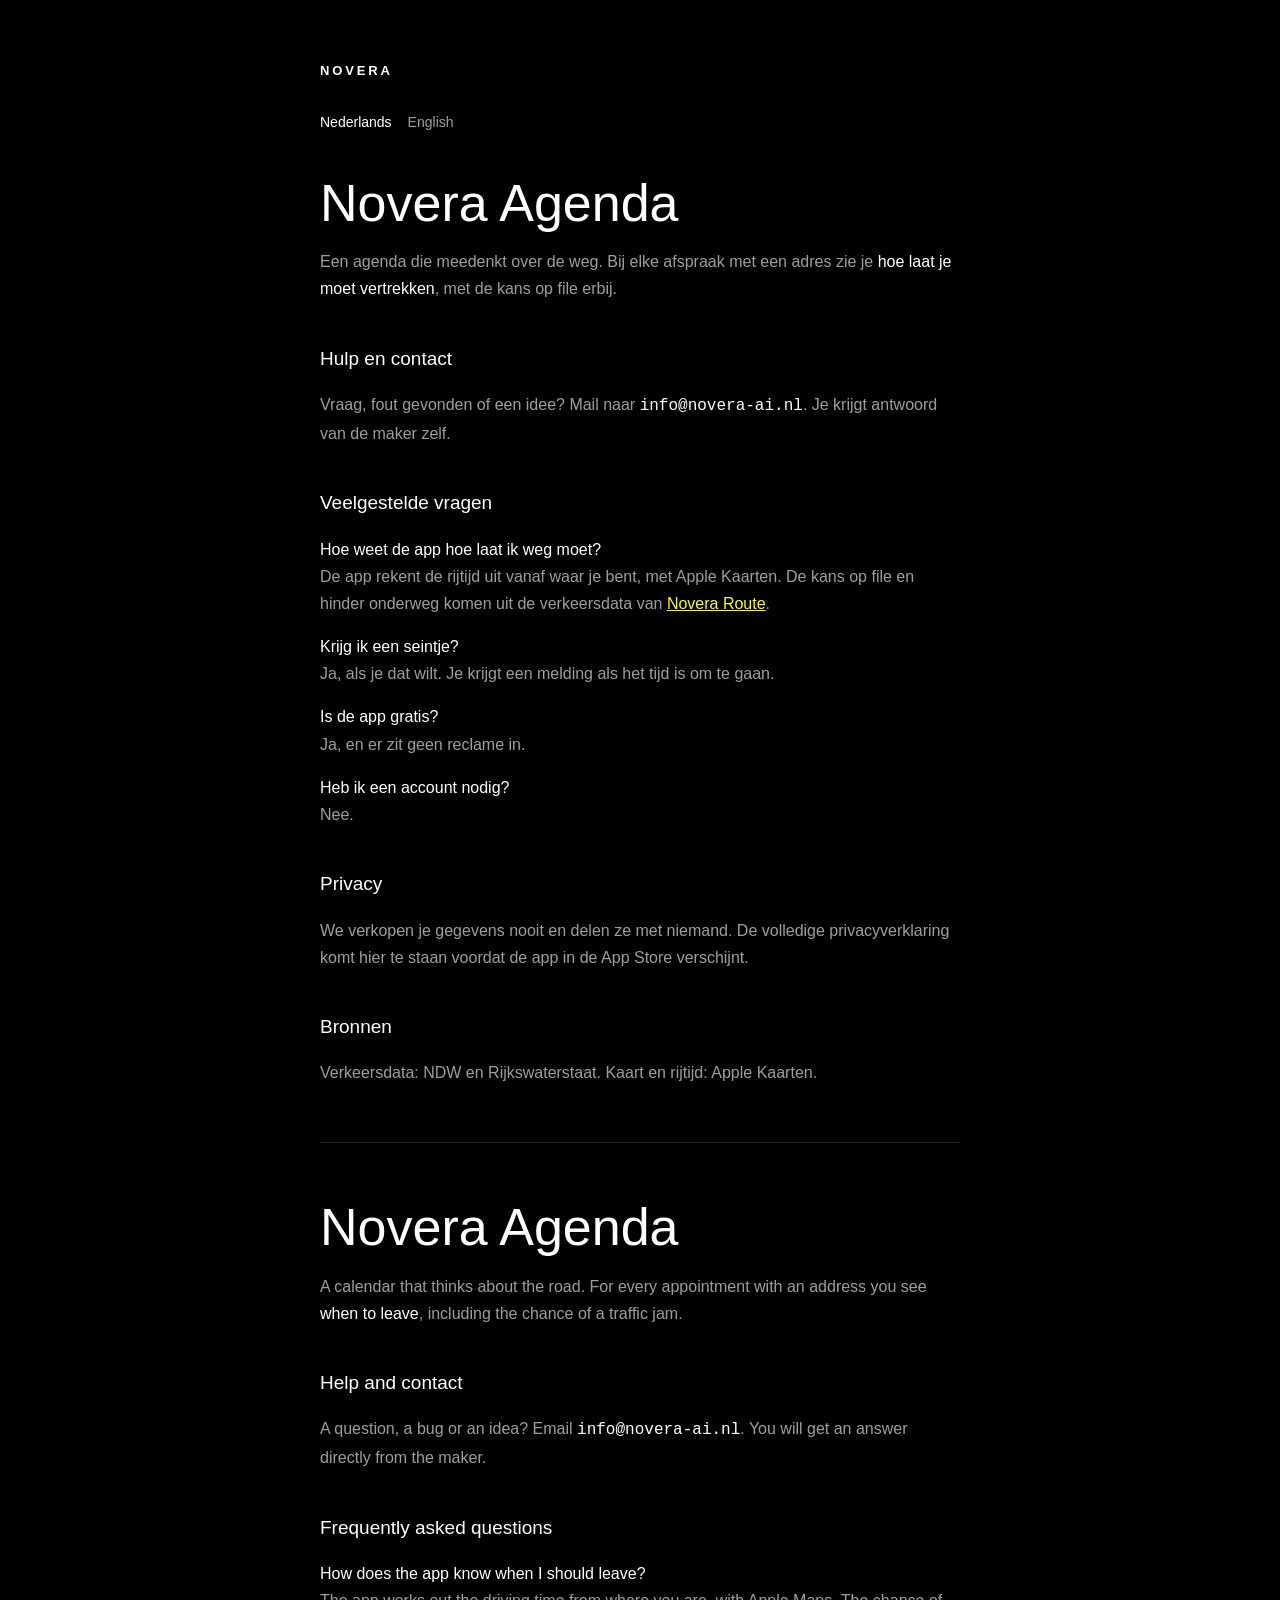
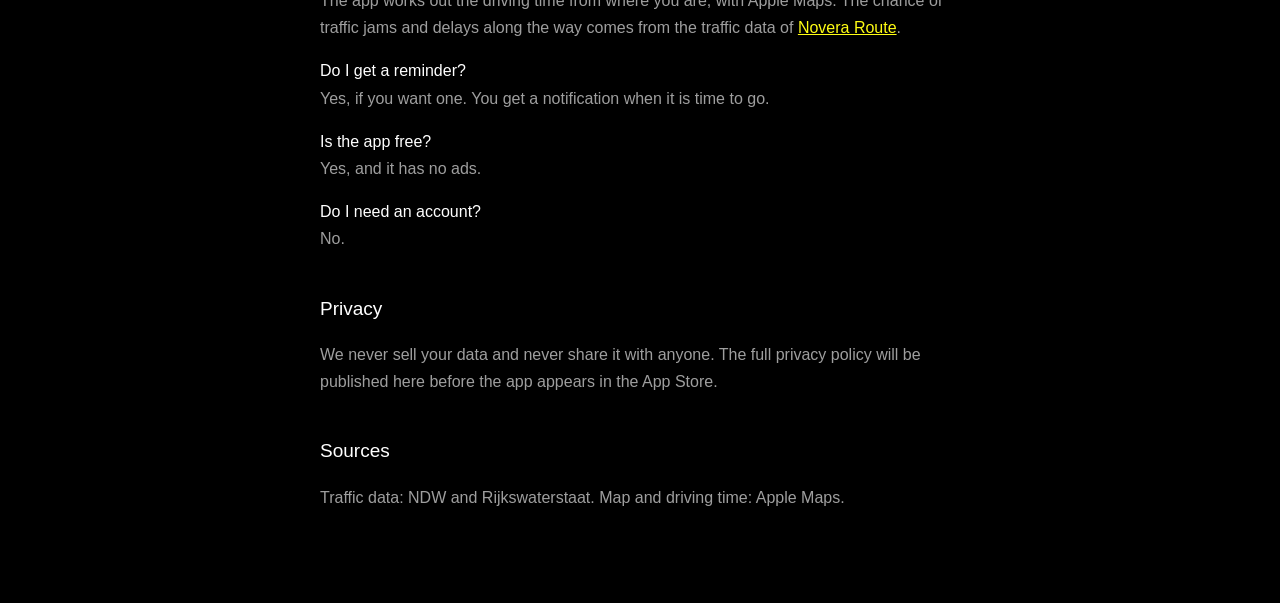
<file: agenda/index.html>
<!doctype html><html lang="nl"><head><meta charset="utf-8">
<meta name="viewport" content="width=device-width,initial-scale=1,viewport-fit=cover">
<title>Novera Agenda</title>
<meta name="description" content="Novera Agenda: een agenda die weet hoe laat je weg moet, met de kans op file. Hulp en contact.">
<meta name="theme-color" content="#000000">
<link rel="stylesheet" href="../route/stijl.css">
</head>
<body>
<main>
<a class="logo" href="/">Novera</a>
<div class="taal"><a class="aan" href="#nl">Nederlands</a><a href="#en">English</a></div>

<section id="nl" lang="nl">
<h1>Novera Agenda</h1>
<p>Een agenda die meedenkt over de weg. Bij elke afspraak met een adres zie je <strong>hoe laat je moet vertrekken</strong>, met de kans op file erbij.</p>

<h2>Hulp en contact</h2>
<p>Vraag, fout gevonden of een idee? Mail naar <span class="mail">info@novera-ai.nl</span>. Je krijgt antwoord van de maker zelf.</p>

<h2>Veelgestelde vragen</h2>
<p><strong>Hoe weet de app hoe laat ik weg moet?</strong><br>De app rekent de rijtijd uit vanaf waar je bent, met Apple Kaarten. De kans op file en hinder onderweg komen uit de verkeersdata van <a href="../route/">Novera Route</a>.</p>
<p><strong>Krijg ik een seintje?</strong><br>Ja, als je dat wilt. Je krijgt een melding als het tijd is om te gaan.</p>
<p><strong>Is de app gratis?</strong><br>Ja, en er zit geen reclame in.</p>
<p><strong>Heb ik een account nodig?</strong><br>Nee.</p>

<h2>Privacy</h2>
<p>We verkopen je gegevens nooit en delen ze met niemand. De volledige privacyverklaring komt hier te staan voordat de app in de App Store verschijnt.</p>

<h2>Bronnen</h2>
<p>Verkeersdata: NDW en Rijkswaterstaat. Kaart en rijtijd: Apple Kaarten.</p>
</section>

<hr>

<section id="en" lang="en">
<h1>Novera Agenda</h1>
<p>A calendar that thinks about the road. For every appointment with an address you see <strong>when to leave</strong>, including the chance of a traffic jam.</p>

<h2>Help and contact</h2>
<p>A question, a bug or an idea? Email <span class="mail">info@novera-ai.nl</span>. You will get an answer directly from the maker.</p>

<h2>Frequently asked questions</h2>
<p><strong>How does the app know when I should leave?</strong><br>The app works out the driving time from where you are, with Apple Maps. The chance of traffic jams and delays along the way comes from the traffic data of <a href="../route/">Novera Route</a>.</p>
<p><strong>Do I get a reminder?</strong><br>Yes, if you want one. You get a notification when it is time to go.</p>
<p><strong>Is the app free?</strong><br>Yes, and it has no ads.</p>
<p><strong>Do I need an account?</strong><br>No.</p>

<h2>Privacy</h2>
<p>We never sell your data and never share it with anyone. The full privacy policy will be published here before the app appears in the App Store.</p>

<h2>Sources</h2>
<p>Traffic data: NDW and Rijkswaterstaat. Map and driving time: Apple Maps.</p>
</section>
</main>
</body>
</html>
</file>
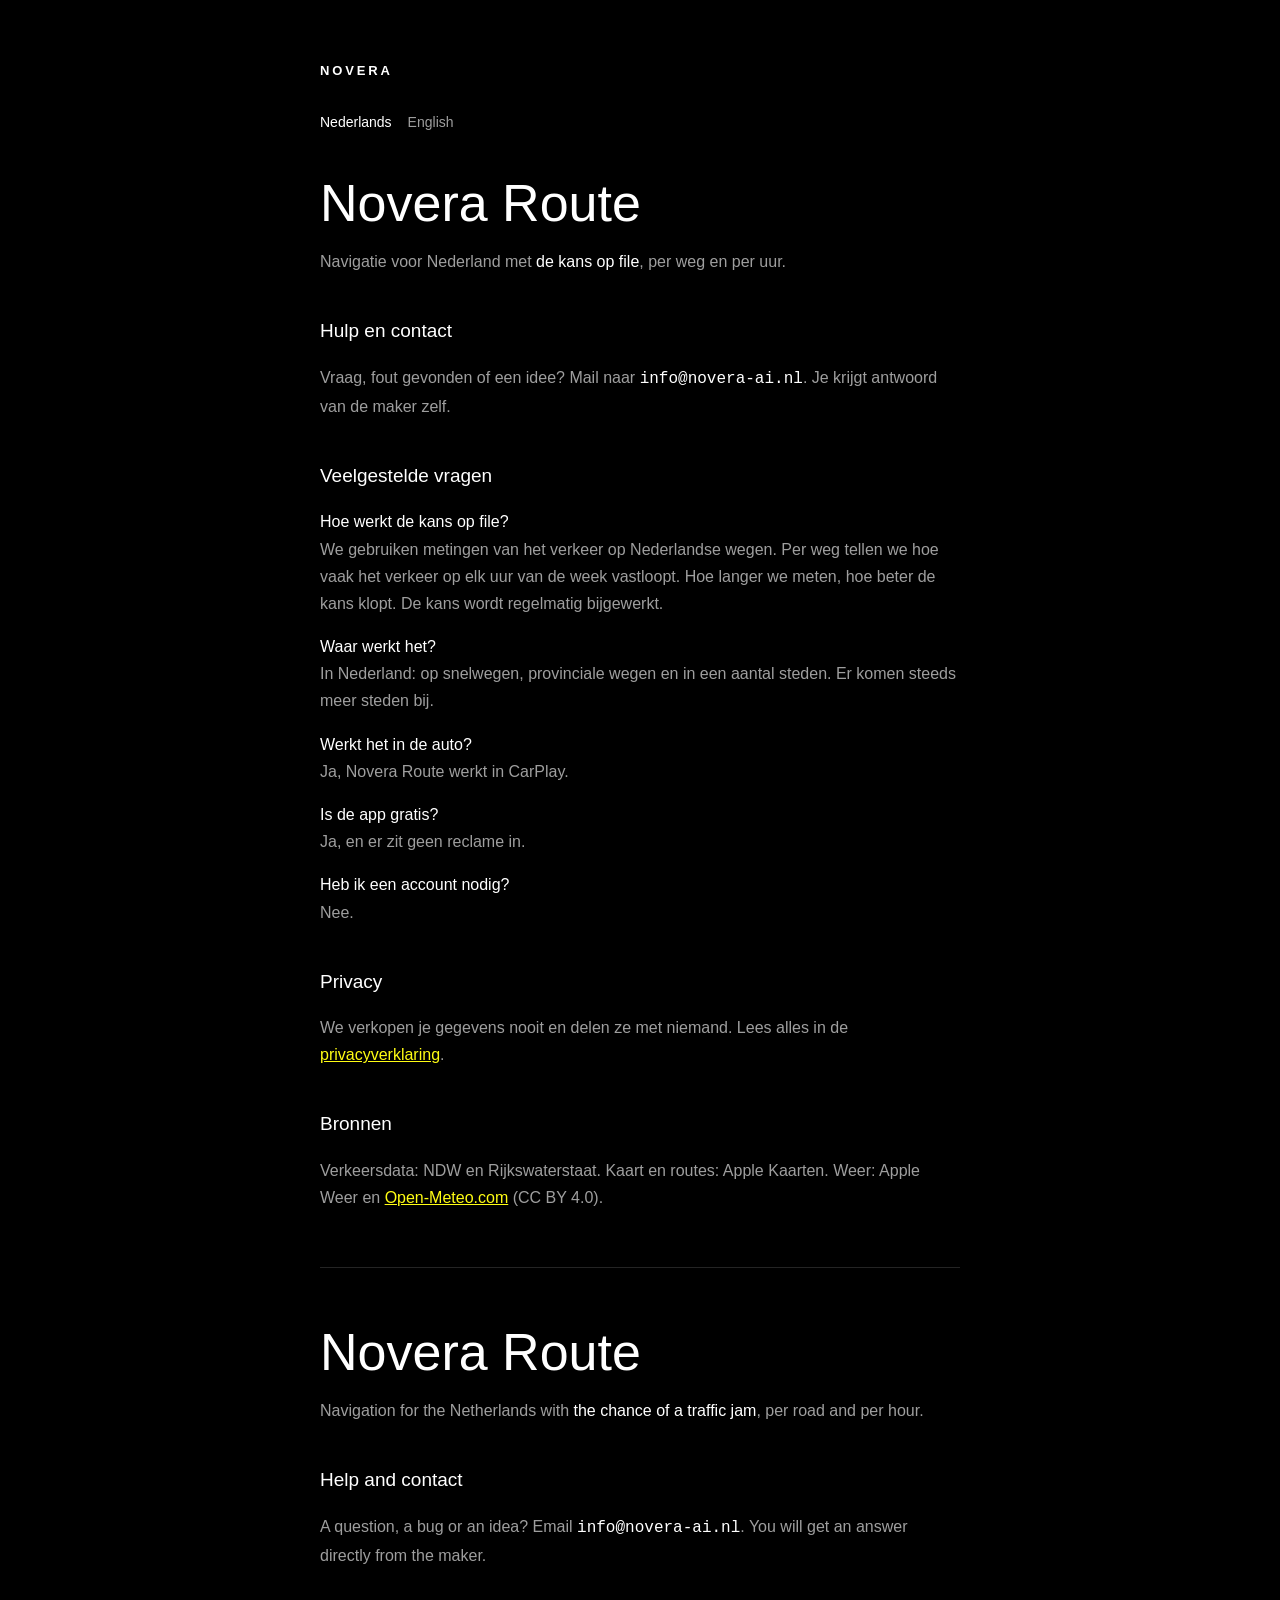
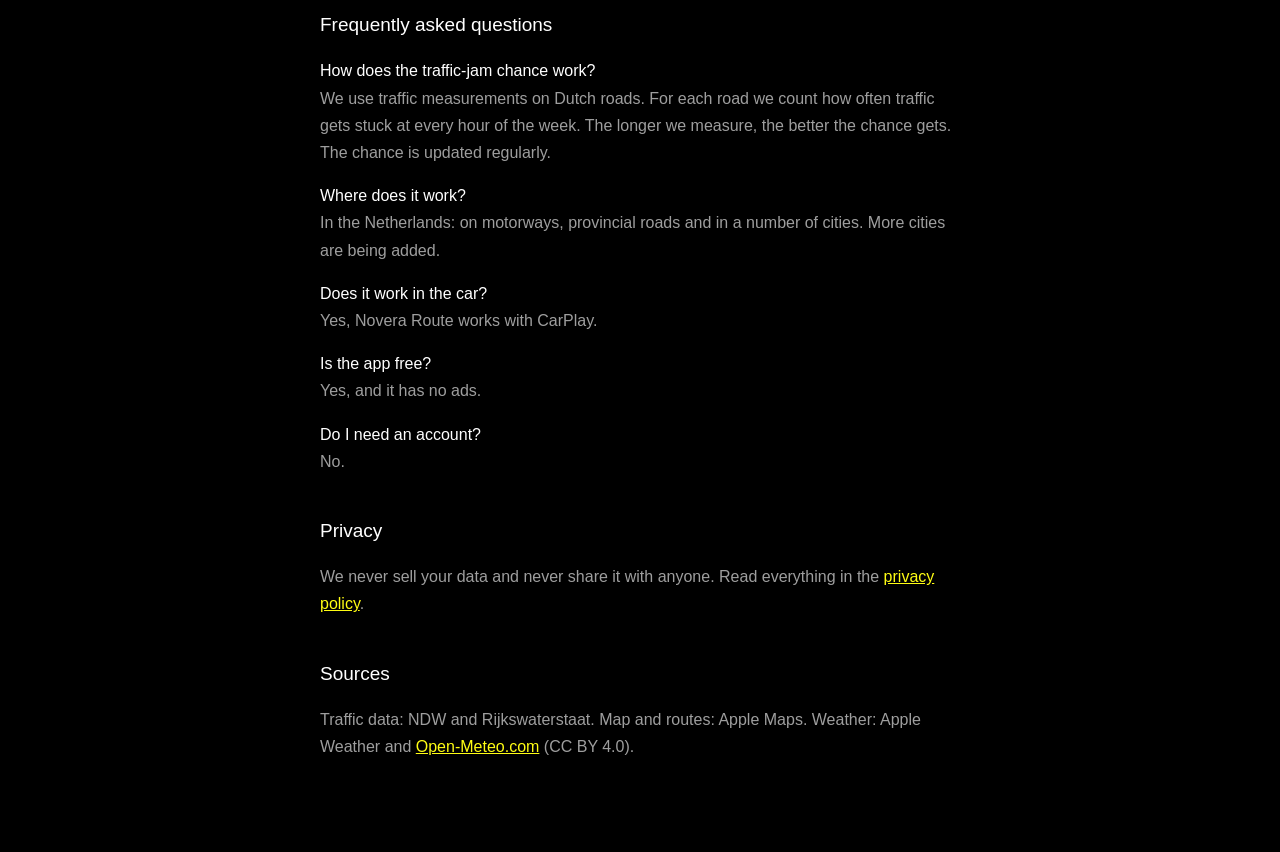
<file: route/index.html>
<!doctype html><html lang="nl"><head><meta charset="utf-8">
<meta name="viewport" content="width=device-width,initial-scale=1,viewport-fit=cover">
<title>Novera Route</title>
<meta name="description" content="Novera Route: navigatie voor Nederland met de kans op file, per weg en per uur. Hulp en contact.">
<meta name="theme-color" content="#000000">
<link rel="stylesheet" href="stijl.css">
</head>
<body>
<main>
<a class="logo" href="/">Novera</a>
<div class="taal"><a class="aan" href="#nl">Nederlands</a><a href="#en">English</a></div>

<section id="nl" lang="nl">
<h1>Novera Route</h1>
<p>Navigatie voor Nederland met <strong>de kans op file</strong>, per weg en per uur.</p>

<h2>Hulp en contact</h2>
<p>Vraag, fout gevonden of een idee? Mail naar <span class="mail">info@novera-ai.nl</span>. Je krijgt antwoord van de maker zelf.</p>

<h2>Veelgestelde vragen</h2>
<p><strong>Hoe werkt de kans op file?</strong><br>We gebruiken metingen van het verkeer op Nederlandse wegen. Per weg tellen we hoe vaak het verkeer op elk uur van de week vastloopt. Hoe langer we meten, hoe beter de kans klopt. De kans wordt regelmatig bijgewerkt.</p>
<p><strong>Waar werkt het?</strong><br>In Nederland: op snelwegen, provinciale wegen en in een aantal steden. Er komen steeds meer steden bij.</p>
<p><strong>Werkt het in de auto?</strong><br>Ja, Novera Route werkt in CarPlay.</p>
<p><strong>Is de app gratis?</strong><br>Ja, en er zit geen reclame in.</p>
<p><strong>Heb ik een account nodig?</strong><br>Nee.</p>

<h2>Privacy</h2>
<p>We verkopen je gegevens nooit en delen ze met niemand. Lees alles in de <a href="privacy/">privacyverklaring</a>.</p>

<h2>Bronnen</h2>
<p>Verkeersdata: NDW en Rijkswaterstaat. Kaart en routes: Apple Kaarten. Weer: Apple Weer en <a href="https://open-meteo.com/">Open-Meteo.com</a> (CC BY 4.0).</p>
</section>

<hr>

<section id="en" lang="en">
<h1>Novera Route</h1>
<p>Navigation for the Netherlands with <strong>the chance of a traffic jam</strong>, per road and per hour.</p>

<h2>Help and contact</h2>
<p>A question, a bug or an idea? Email <span class="mail">info@novera-ai.nl</span>. You will get an answer directly from the maker.</p>

<h2>Frequently asked questions</h2>
<p><strong>How does the traffic-jam chance work?</strong><br>We use traffic measurements on Dutch roads. For each road we count how often traffic gets stuck at every hour of the week. The longer we measure, the better the chance gets. The chance is updated regularly.</p>
<p><strong>Where does it work?</strong><br>In the Netherlands: on motorways, provincial roads and in a number of cities. More cities are being added.</p>
<p><strong>Does it work in the car?</strong><br>Yes, Novera Route works with CarPlay.</p>
<p><strong>Is the app free?</strong><br>Yes, and it has no ads.</p>
<p><strong>Do I need an account?</strong><br>No.</p>

<h2>Privacy</h2>
<p>We never sell your data and never share it with anyone. Read everything in the <a href="privacy/">privacy policy</a>.</p>

<h2>Sources</h2>
<p>Traffic data: NDW and Rijkswaterstaat. Map and routes: Apple Maps. Weather: Apple Weather and <a href="https://open-meteo.com/">Open-Meteo.com</a> (CC BY 4.0).</p>
</section>
</main>
</body>
</html>
</file>
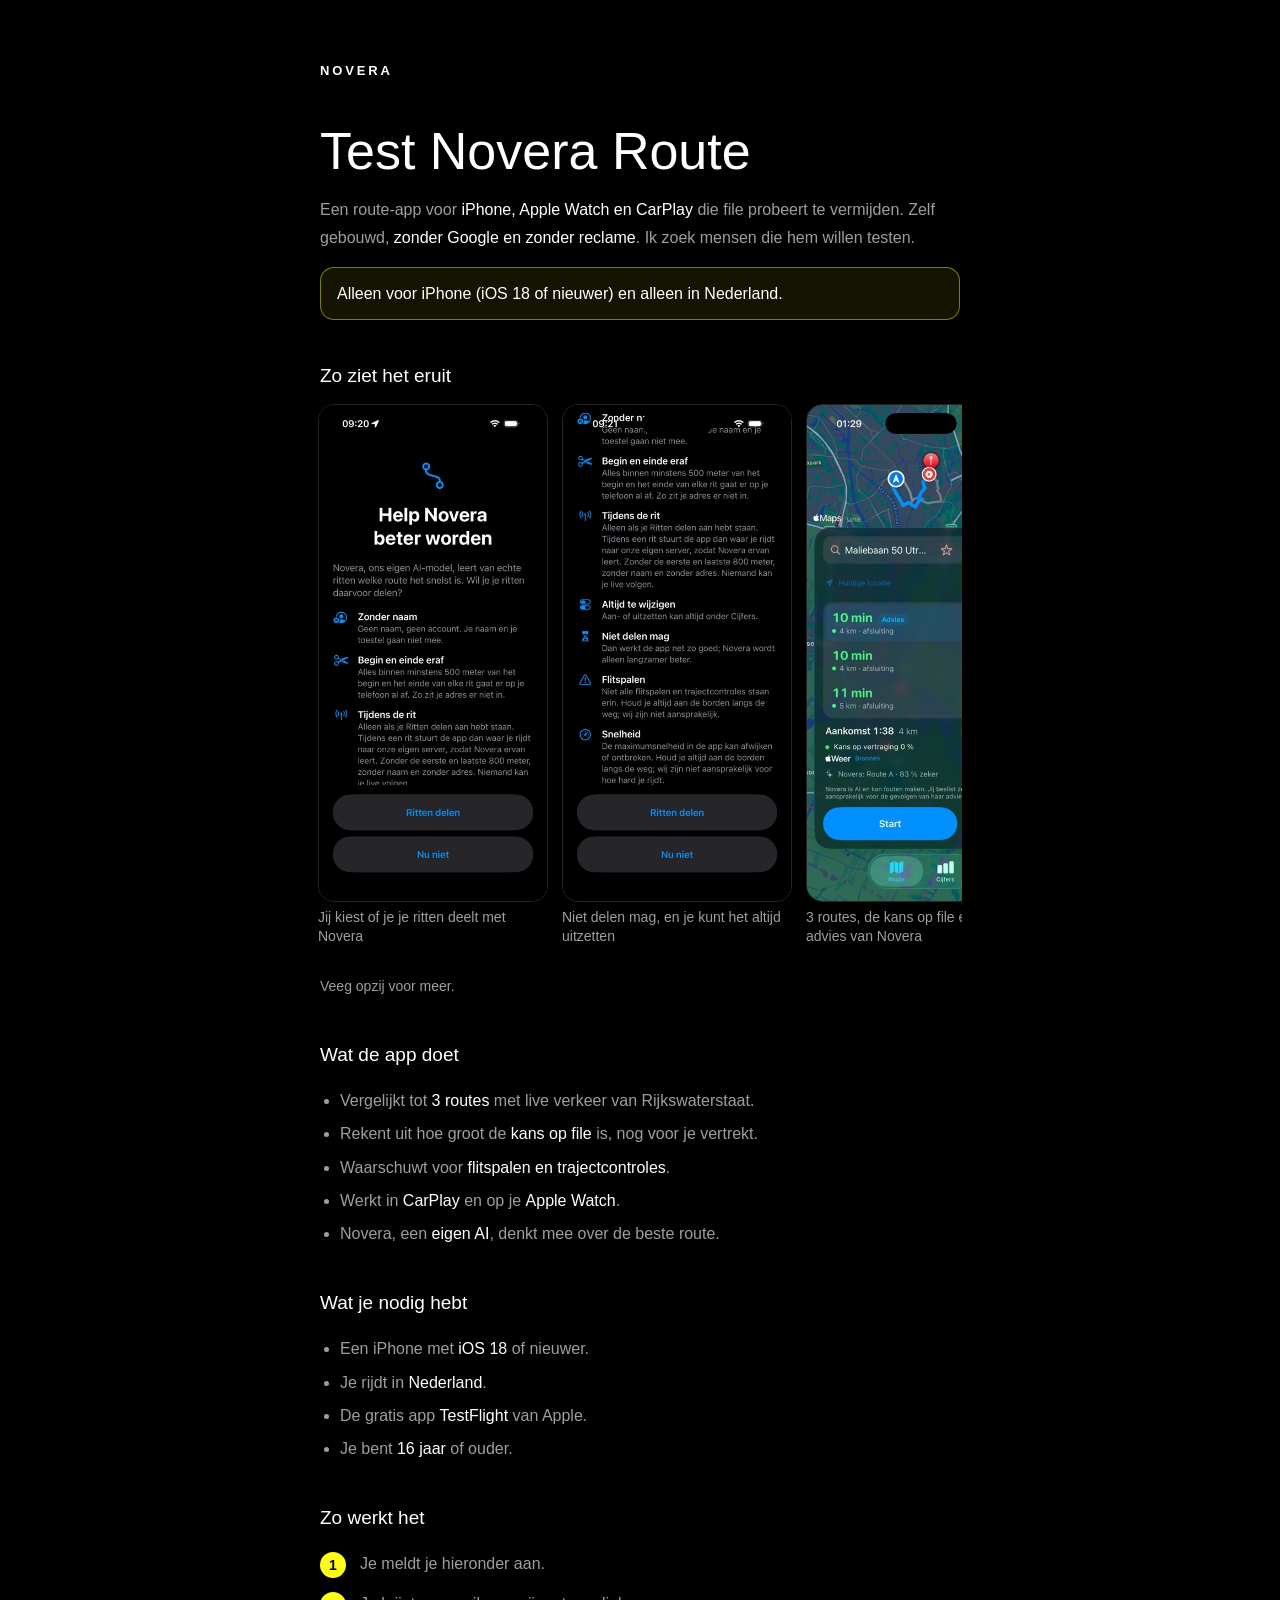
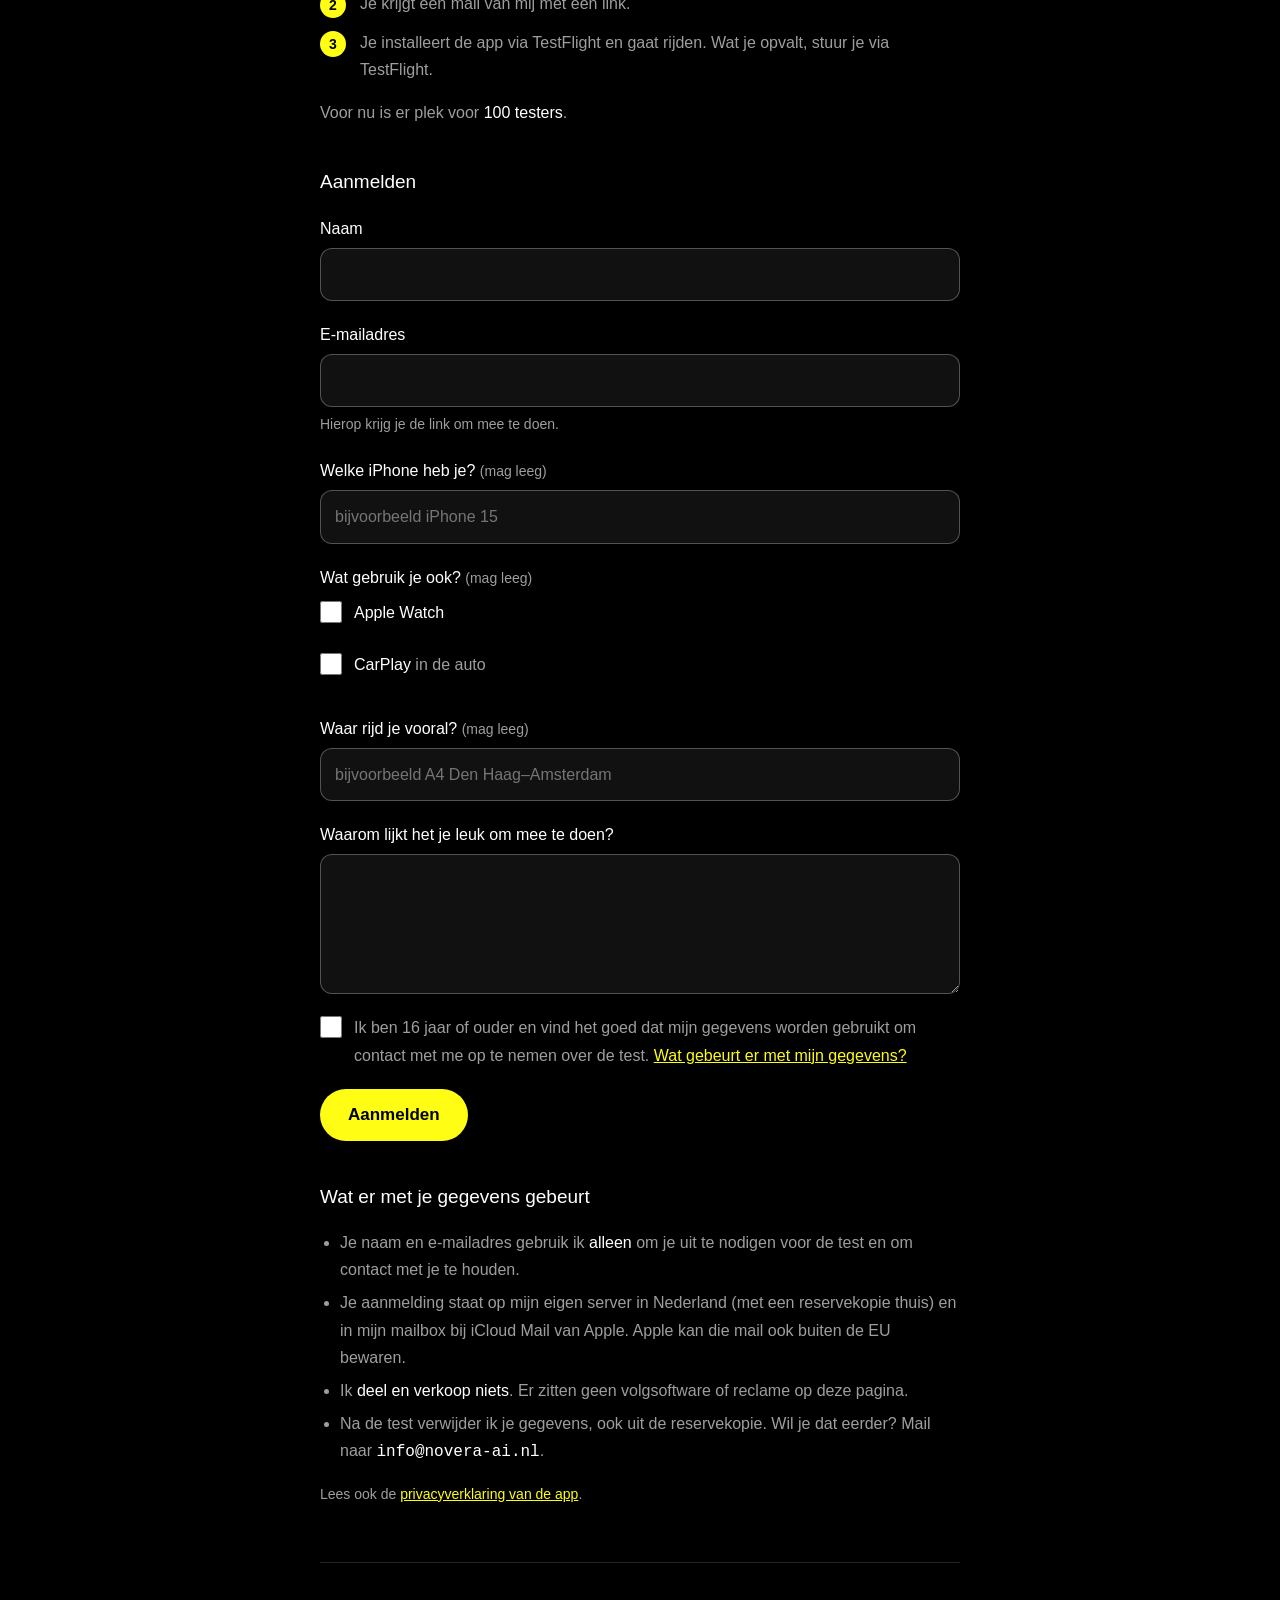
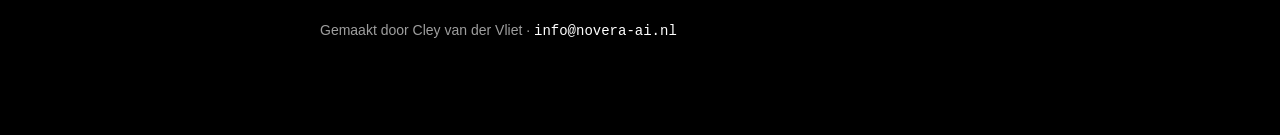
<file: testen/index.html>
<!doctype html><html lang="nl"><head><meta charset="utf-8">
<meta name="viewport" content="width=device-width,initial-scale=1,viewport-fit=cover">
<title>Test Novera Route</title>
<meta name="description" content="Meld je aan om Novera Route te testen: een route-app voor iPhone, Apple Watch en CarPlay die file probeert te vermijden. Zonder Google, zonder reclame. Alleen voor iPhone, in Nederland.">
<meta name="theme-color" content="#000000">
<meta property="og:title" content="Test Novera Route">
<meta property="og:description" content="Een zelfgebouwde route-app zonder Google en zonder reclame. Meld je aan als tester.">
<link rel="stylesheet" href="../route/stijl.css">
<style>
/* 8 nov 2026: aanmeldpagina voor de test van Route Beta (Cley, TikTok-oproep). Formulier → portier → NAS → mail naar info@. */
.stappen{counter-reset:stap;list-style:none;padding:0}
.stappen li{counter-increment:stap;position:relative;padding-left:40px;margin:12px 0}
.stappen li::before{content:counter(stap);position:absolute;left:0;top:2px;width:26px;height:26px;border-radius:50%;
  background:var(--geel);color:#000;font-weight:600;font-size:14px;line-height:26px;text-align:center}
form{margin-top:16px;display:flex;flex-direction:column;gap:20px}
.veld{display:flex;flex-direction:column;gap:6px}
label,.legenda{color:var(--ink);font-weight:500}
.hulp{font-size:14px;color:var(--dof)}
input[type=text],input[type=email],textarea{font:inherit;font-weight:400;color:var(--ink);background:#111;border:1px solid rgba(255,255,255,.28);
  border-radius:12px;padding:12px 14px;min-height:48px;width:100%}
textarea{min-height:140px;resize:vertical;line-height:1.5}
input:focus-visible,textarea:focus-visible,button:focus-visible,.vink input:focus-visible{outline:2px solid var(--geel);outline-offset:2px}
fieldset{border:0;padding:0;margin:0;display:flex;flex-direction:column;gap:8px}
.vink{display:flex;align-items:flex-start;gap:12px;color:var(--ink);font-weight:400;min-height:44px;cursor:pointer}
.vink input{width:22px;height:22px;margin:2px 0 0;accent-color:var(--geel);flex:none}
.vink span{color:var(--dof)} .vink strong{font-weight:500}
.weg,form[hidden]{display:none!important}
button{font:600 17px var(--sans);color:#000;background:var(--geel);border:0;border-radius:999px;min-height:52px;padding:0 28px;cursor:pointer;align-self:flex-start}
button[disabled]{opacity:.55;cursor:default}
.melding{border-radius:14px;padding:16px 18px;display:none}
.melding.aan,.melding:target{display:block}
.melding.goed{background:rgba(255,253,19,.10);border:1px solid rgba(255,253,19,.45)}
.melding.goed p{color:var(--ink)}
.melding.fout{background:rgba(255,80,80,.10);border:1px solid rgba(255,90,90,.55)}
.melding.fout p{color:#ffd2d2}
.klein{font-size:14px}
.let-op{border:1px solid rgba(255,253,19,.45);background:rgba(255,253,19,.08);border-radius:14px;padding:12px 16px;color:var(--ink)}
.fotos{display:flex;gap:14px;overflow-x:auto;scroll-snap-type:x mandatory;padding:4px 2px 14px;margin:0 -2px}
.fotos figure{margin:0;flex:none;scroll-snap-align:start;width:min(62vw,230px)}
.fotos figure.breed{width:min(86vw,460px)}
.fotos img{width:100%;height:auto;border-radius:16px;border:1px solid var(--lijn);display:block}
.fotos figcaption{font-size:14px;color:var(--dof);margin-top:6px;line-height:1.4}
@media (prefers-reduced-motion:no-preference){button{transition:transform .1s}button:active{transform:scale(.98)}}
</style>
</head>
<body>
<main>
<a class="logo" href="/">Novera</a>

<h1>Test Novera Route</h1>
<p>Een route-app voor <strong>iPhone, Apple Watch en CarPlay</strong> die file probeert te vermijden. Zelf gebouwd, <strong>zonder Google en zonder reclame</strong>. Ik zoek mensen die hem willen testen.</p>
<p class="let-op">Alleen voor <strong>iPhone</strong> (iOS 18 of nieuwer) en alleen in <strong>Nederland</strong>.</p>

<h2 id="fotos">Zo ziet het eruit</h2>
<div class="fotos" role="list" aria-label="Schermafbeeldingen van Novera Route">
  <figure role="listitem"><img src="fotos/1a-ritten-delen.jpg" width="414" height="900" alt="Scherm Help Novera beter worden: de vraag of je je ritten wilt delen, zonder naam en met het begin en einde eraf"><figcaption>Jij kiest of je je ritten deelt met Novera</figcaption></figure>
  <figure role="listitem"><img src="fotos/1b-ritten-delen-meer.jpg" width="414" height="900" alt="Meer uitleg bij ritten delen: altijd te wijzigen, niet delen mag, en een waarschuwing over flitspalen en snelheid"><figcaption>Niet delen mag, en je kunt het altijd uitzetten</figcaption></figure>
  <figure role="listitem"><img src="fotos/2-novera-advies.jpg" width="414" height="900" loading="lazy" alt="Drie routes met de reistijd, de kans op vertraging en het advies van Novera"><figcaption>3 routes, de kans op file en het advies van Novera</figcaption></figure>
  <figure role="listitem"><img src="fotos/3-flitspaal.jpg" width="414" height="900" loading="lazy" alt="Melding bovenin: flitspaal over 150 meter, 50 km/u"><figcaption>Een melding voor een flitspaal, ook zonder route</figcaption></figure>
  <figure role="listitem"><img src="fotos/7a-paneel-open.jpg" width="414" height="900" loading="lazy" alt="De kaart met het zoekpaneel open"><figcaption>Zoeken, met je teller en parkeerplek</figcaption></figure>
  <figure role="listitem"><img src="fotos/7b-paneel-dicht.jpg" width="414" height="900" loading="lazy" alt="De kaart met het zoekpaneel omlaag geveegd, alleen het zoekveld"><figcaption>Veeg het paneel omlaag voor meer kaart</figcaption></figure>
  <figure role="listitem" class="breed"><img src="fotos/5-carplay-kaart.jpg" width="900" height="337" loading="lazy" alt="CarPlay: de kaart met je snelheid linksonder en een flitspaal op de kaart"><figcaption>CarPlay: je snelheid en flitspalen op de kaart</figcaption></figure>
  <figure role="listitem" class="breed"><img src="fotos/6-carplay-traject.jpg" width="900" height="337" loading="lazy" alt="CarPlay: melding van een trajectcontrole met je gemiddelde snelheid"><figcaption>CarPlay: je gemiddelde snelheid bij een trajectcontrole</figcaption></figure>
</div>
<p class="klein">Veeg opzij voor meer.</p>

<h2>Wat de app doet</h2>
<ul>
<li>Vergelijkt tot <strong>3 routes</strong> met live verkeer van Rijkswaterstaat.</li>
<li>Rekent uit hoe groot de <strong>kans op file</strong> is, nog voor je vertrekt.</li>
<li>Waarschuwt voor <strong>flitspalen en trajectcontroles</strong>.</li>
<li>Werkt in <strong>CarPlay</strong> en op je <strong>Apple Watch</strong>.</li>
<li>Novera, een <strong>eigen AI</strong>, denkt mee over de beste route.</li>
</ul>

<h2>Wat je nodig hebt</h2>
<ul>
<li>Een iPhone met <strong>iOS 18</strong> of nieuwer.</li>
<li>Je rijdt in <strong>Nederland</strong>.</li>
<li>De gratis app <strong>TestFlight</strong> van Apple.</li>
<li>Je bent <strong>16 jaar</strong> of ouder.</li>
</ul>

<h2>Zo werkt het</h2>
<ol class="stappen">
<li>Je meldt je hieronder aan.</li>
<li>Je krijgt een mail van mij met een link.</li>
<li>Je installeert de app via TestFlight en gaat rijden. Wat je opvalt, stuur je via TestFlight.</li>
</ol>
<p>Voor nu is er plek voor <strong>100 testers</strong>.</p>

<h2 id="aanmelden">Aanmelden</h2>

<div id="bedankt" class="melding goed" role="status" tabindex="-1">
<p><strong>Dank je wel!</strong> Je aanmelding is binnen. Je hoort van me via de mail.</p>
</div>
<div id="fout" class="melding fout" role="alert" tabindex="-1">
<p id="fouttekst">Er ging iets mis met je aanmelding. Kijk je gegevens na en probeer het nog eens, of mail naar <span class="mail">info@novera-ai.nl</span>.</p>
</div>

<form id="formulier" action="https://route.novera-ai.nl/open/api/aanmelden" method="post" novalidate>
  <div class="veld">
    <label for="naam">Naam</label>
    <input id="naam" name="naam" type="text" autocomplete="name" maxlength="80" required>
  </div>
  <div class="veld">
    <label for="email">E-mailadres</label>
    <input id="email" name="email" type="email" autocomplete="email" inputmode="email" maxlength="254" required>
    <span class="hulp">Hierop krijg je de link om mee te doen.</span>
  </div>
  <div class="veld">
    <label for="iphone">Welke iPhone heb je? <span class="hulp">(mag leeg)</span></label>
    <input id="iphone" name="iphone" type="text" maxlength="60" placeholder="bijvoorbeeld iPhone 15">
  </div>
  <fieldset>
    <span class="legenda">Wat gebruik je ook? <span class="hulp">(mag leeg)</span></span>
    <label class="vink"><input type="checkbox" name="watch" value="ja"><span><strong>Apple Watch</strong></span></label>
    <label class="vink"><input type="checkbox" name="carplay" value="ja"><span><strong>CarPlay</strong> in de auto</span></label>
  </fieldset>
  <div class="veld">
    <label for="regio">Waar rijd je vooral? <span class="hulp">(mag leeg)</span></label>
    <input id="regio" name="regio" type="text" maxlength="120" placeholder="bijvoorbeeld A4 Den Haag–Amsterdam">
  </div>
  <div class="veld">
    <label for="waarom">Waarom lijkt het je leuk om mee te doen?</label>
    <textarea id="waarom" name="waarom" maxlength="2000" required></textarea>
  </div>
  <div class="weg" hidden aria-hidden="true">
    <label for="hp_q7">Laat dit veld leeg</label>
    <input id="hp_q7" name="hp_q7" type="text" tabindex="-1" autocomplete="off">
  </div>
  <input type="hidden" name="duur" id="duur" value="">
  <label class="vink"><input type="checkbox" name="toestemming" value="ja" required>
    <span>Ik ben 16 jaar of ouder en vind het goed dat mijn gegevens worden gebruikt om contact met me op te nemen over de test. <a href="#privacy">Wat gebeurt er met mijn gegevens?</a></span></label>
  <button type="submit" id="knop">Aanmelden</button>
</form>

<h2 id="privacy">Wat er met je gegevens gebeurt</h2>
<ul>
<li>Je naam en e-mailadres gebruik ik <strong>alleen</strong> om je uit te nodigen voor de test en om contact met je te houden.</li>
<li>Je aanmelding staat op mijn eigen server in Nederland (met een reservekopie thuis) en in mijn mailbox bij iCloud Mail van Apple. Apple kan die mail ook buiten de EU bewaren.</li>
<li>Ik <strong>deel en verkoop niets</strong>. Er zitten geen volgsoftware of reclame op deze pagina.</li>
<li>Na de test verwijder ik je gegevens, ook uit de reservekopie. Wil je dat eerder? Mail naar <span class="mail">info@novera-ai.nl</span>.</li>
</ul>
<p class="klein">Lees ook de <a href="../route/privacy/">privacyverklaring van de app</a>.</p>

<hr>
<p class="klein">Gemaakt door Cley van der Vliet · <span class="mail">info@novera-ai.nl</span></p>
</main>

<script>
(function () {
  var form = document.getElementById("formulier");
  var knop = document.getElementById("knop");
  var bedankt = document.getElementById("bedankt");
  var fout = document.getElementById("fout");
  var fouttekst = document.getElementById("fouttekst");
  var standaardFout = fouttekst.innerHTML;
  var start = Date.now();

  function toon(el, tekst) {
    bedankt.classList.remove("aan"); fout.classList.remove("aan");
    if (el === fout) { fouttekst.textContent = tekst || ""; if (!tekst) fouttekst.innerHTML = standaardFout; }
    el.classList.add("aan");
    el.focus({ preventScroll: true });
    el.scrollIntoView({ behavior: "smooth", block: "center" });
  }

  function controleer() {
    if (!form.naam.value.trim()) return "Vul je naam in.";
    if (!form.email.value.trim() || !form.email.checkValidity()) return "Dit e-mailadres klopt niet. Kijk het nog even na.";
    if (form.waarom.value.trim().length < 10) return "Vertel in een paar woorden waarom je mee wilt doen.";
    if (!form.toestemming.checked) return "Zet het vinkje bij toestemming, anders mag ik je niet mailen.";
    return "";
  }

  form.addEventListener("submit", function (e) {
    e.preventDefault();
    var probleem = controleer();
    if (probleem) { toon(fout, probleem); return; }
    knop.disabled = true; knop.textContent = "Even geduld…";
    document.getElementById("duur").value = String(Date.now() - start);
    fetch(form.action, {
      method: "POST",
      headers: { "Accept": "application/json" },
      body: new URLSearchParams(new FormData(form))
    }).then(function (r) {
      return r.json().catch(function () { return { ok: false }; }).then(function (d) { return { status: r.status, d: d }; });
    }).then(function (x) {
      if (x.d && x.d.ok) {
        form.hidden = true;
        toon(bedankt);
        return;
      }
      toon(fout, (x.d && x.d.fout) || (x.status === 429 ? "Even rustig aan: probeer het over een paar minuten nog eens." : ""));
      knop.disabled = false; knop.textContent = "Aanmelden";
    }).catch(function () {
      toon(fout, "");
      knop.disabled = false; knop.textContent = "Aanmelden";
    });
  });

  // Zonder JavaScript stuurt de server je terug naar #bedankt of #fout; dan het formulier bij bedankt verbergen.
  if (location.hash === "#bedankt") form.hidden = true;
})();
</script>
</body>
</html>
</file>
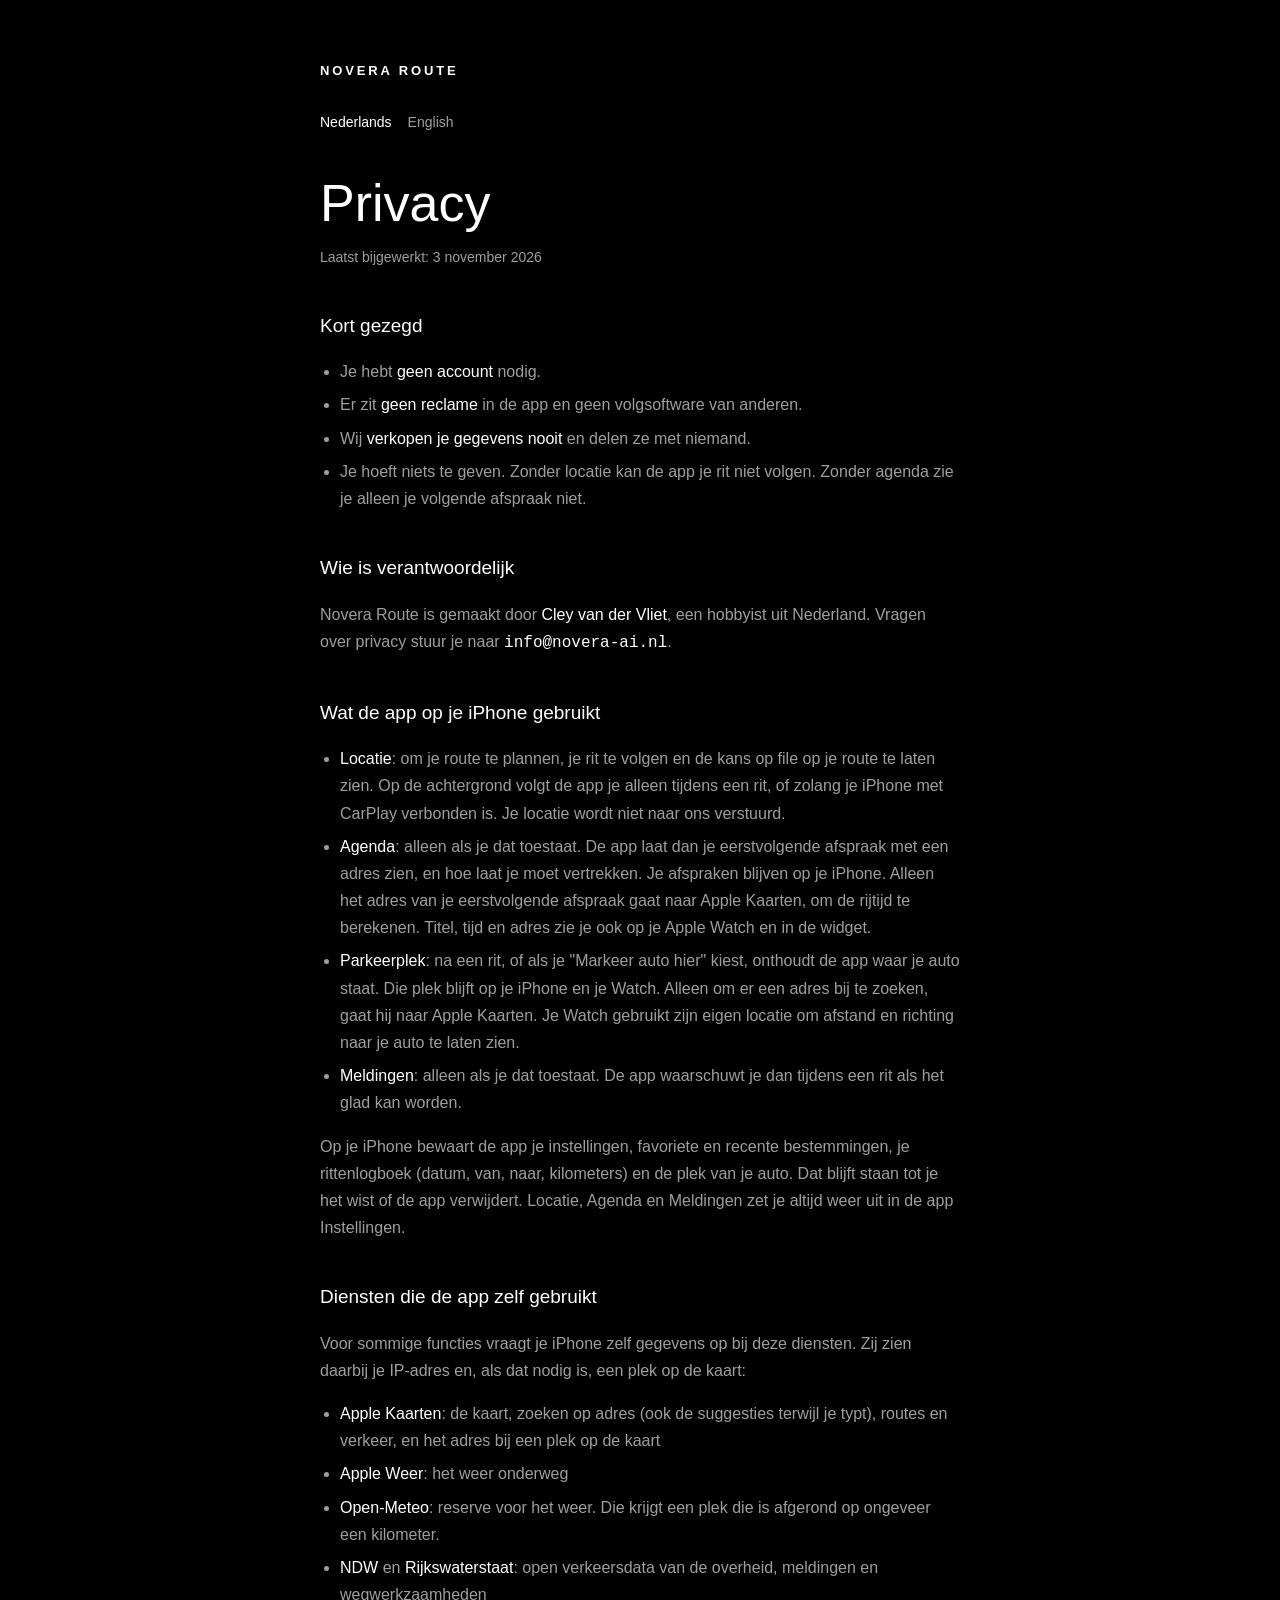
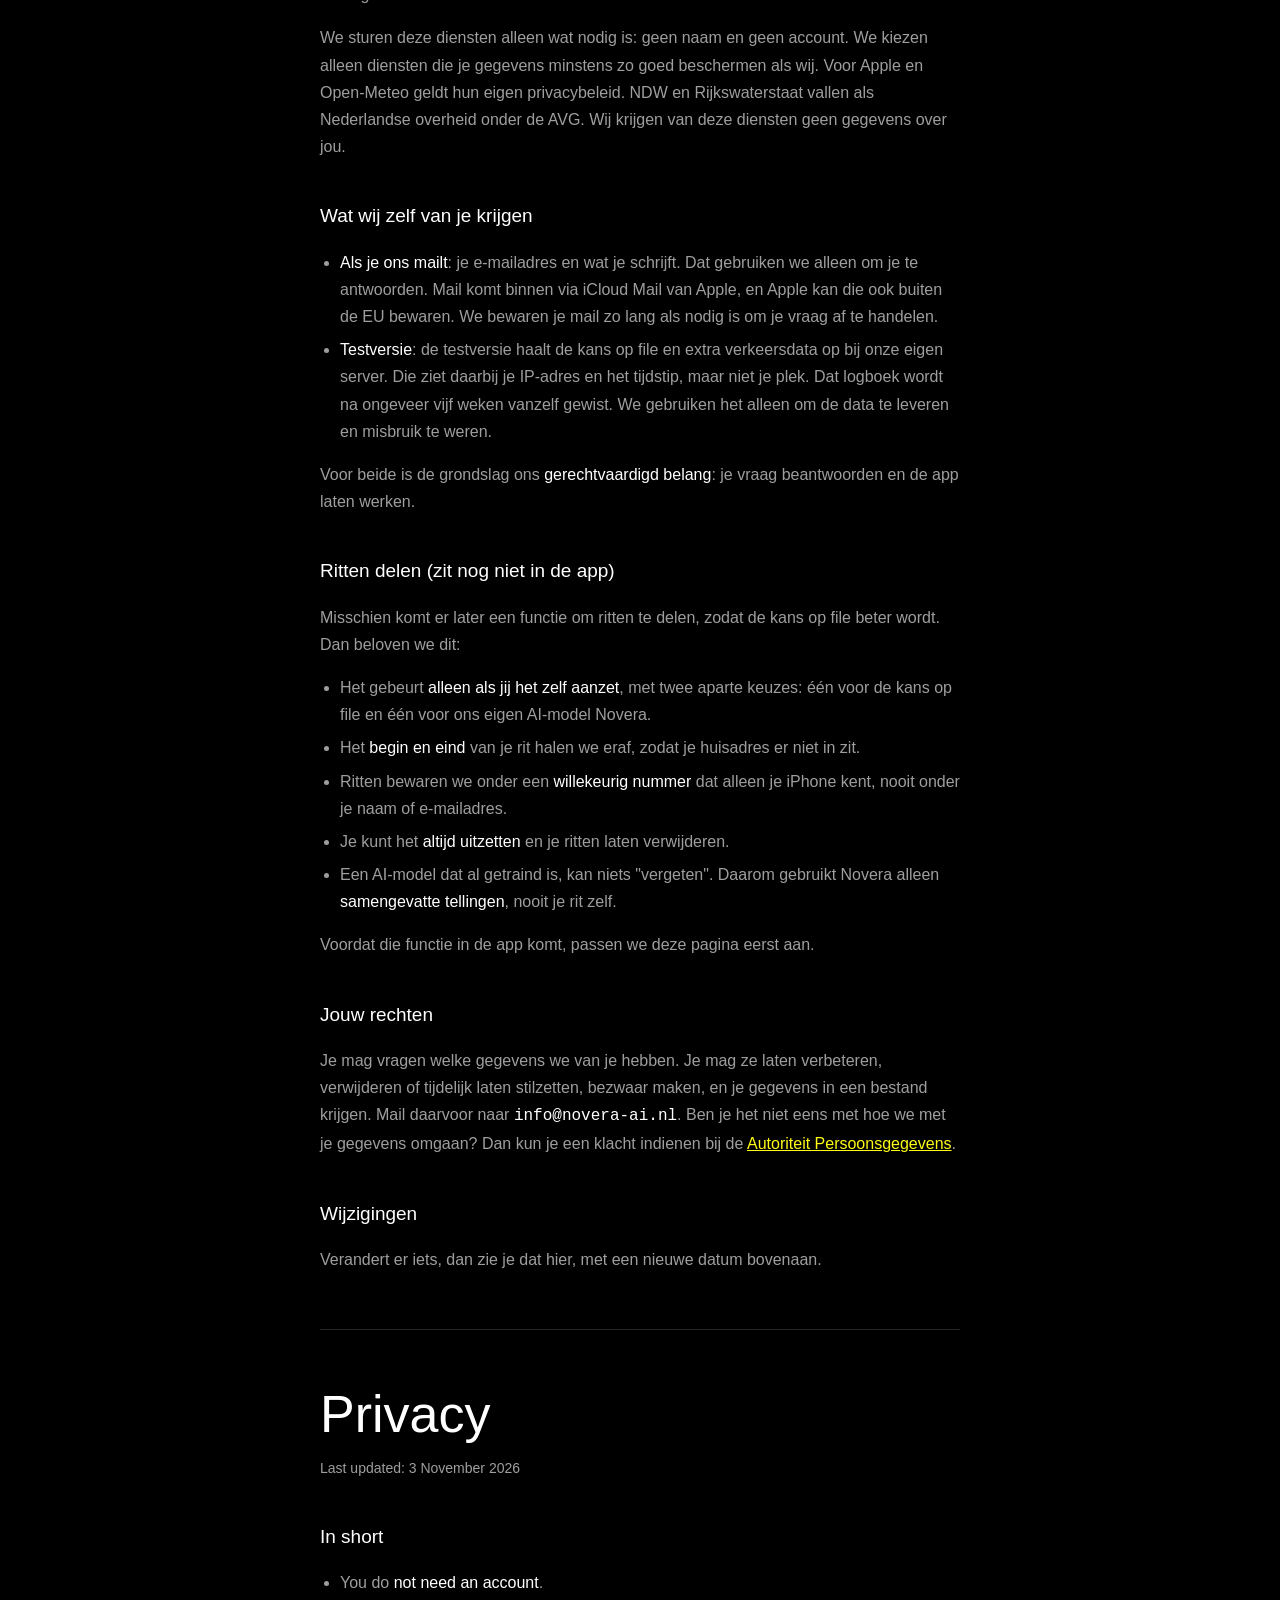
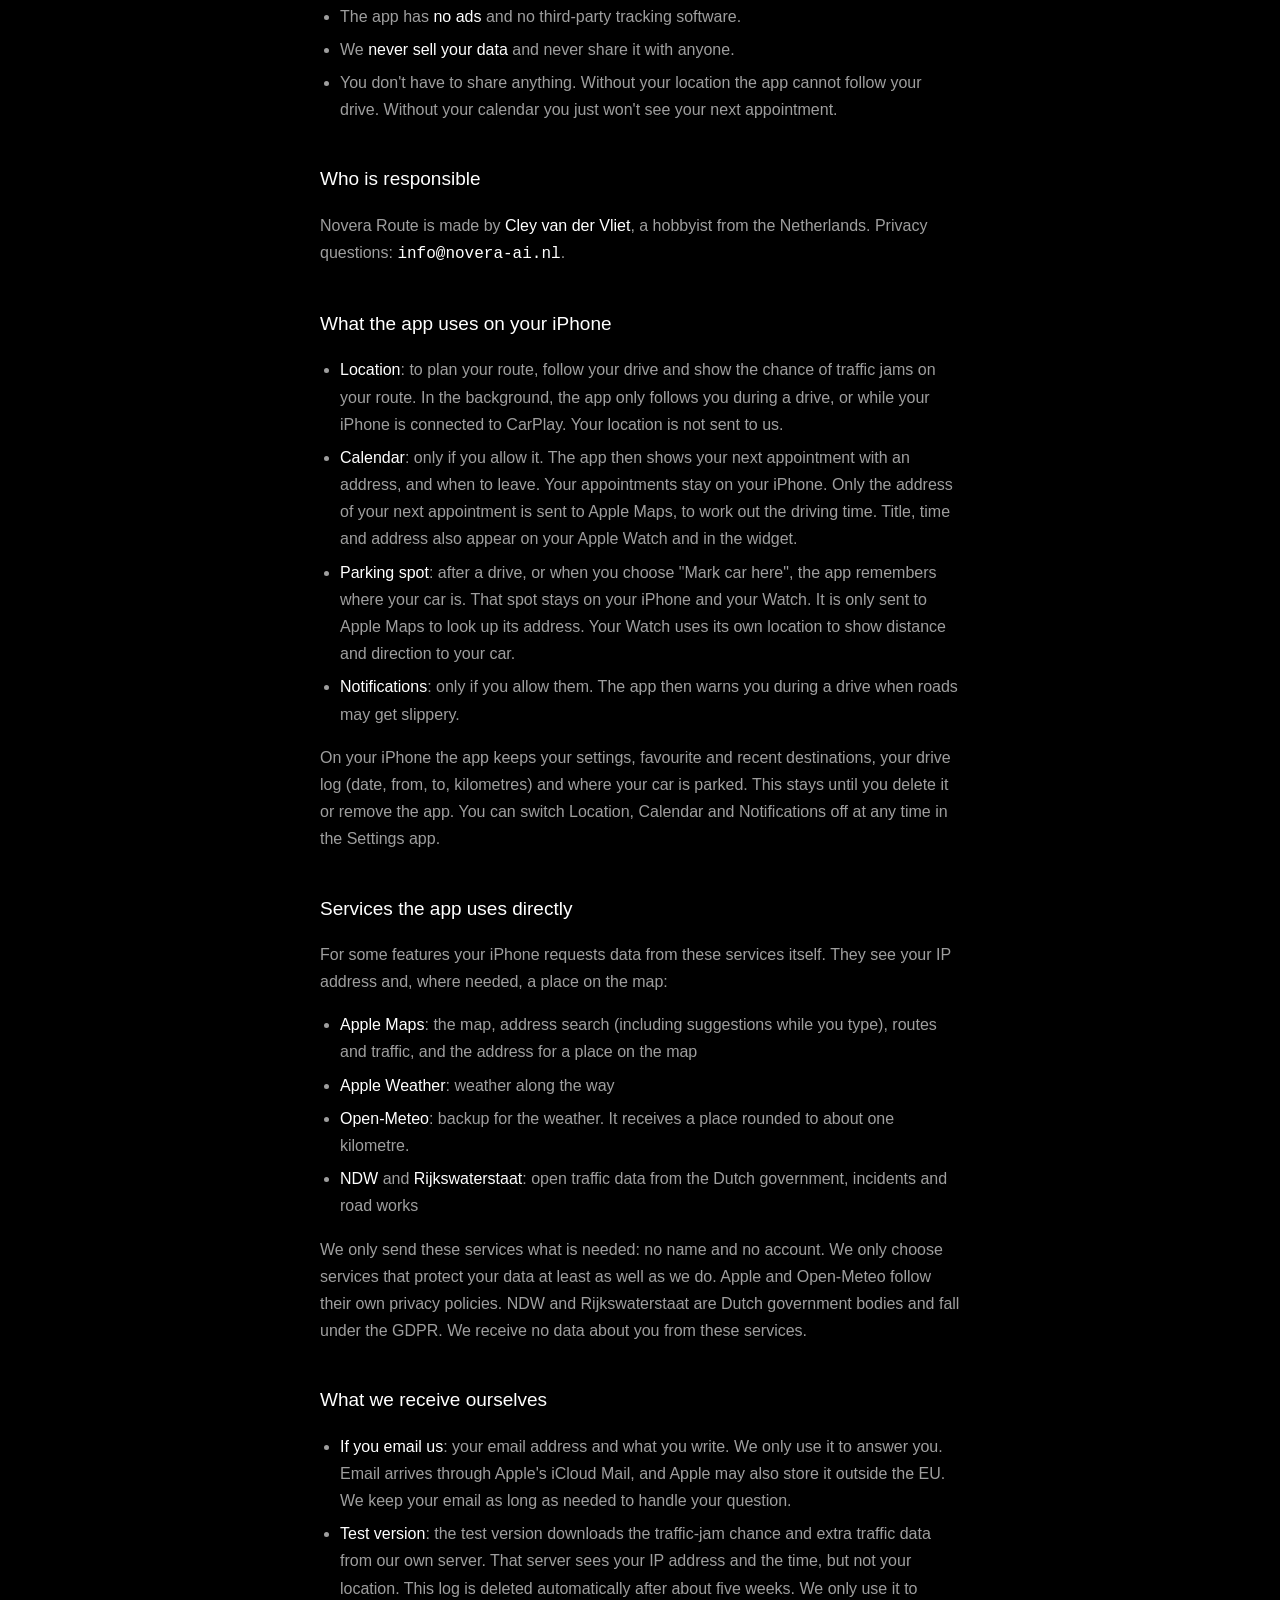
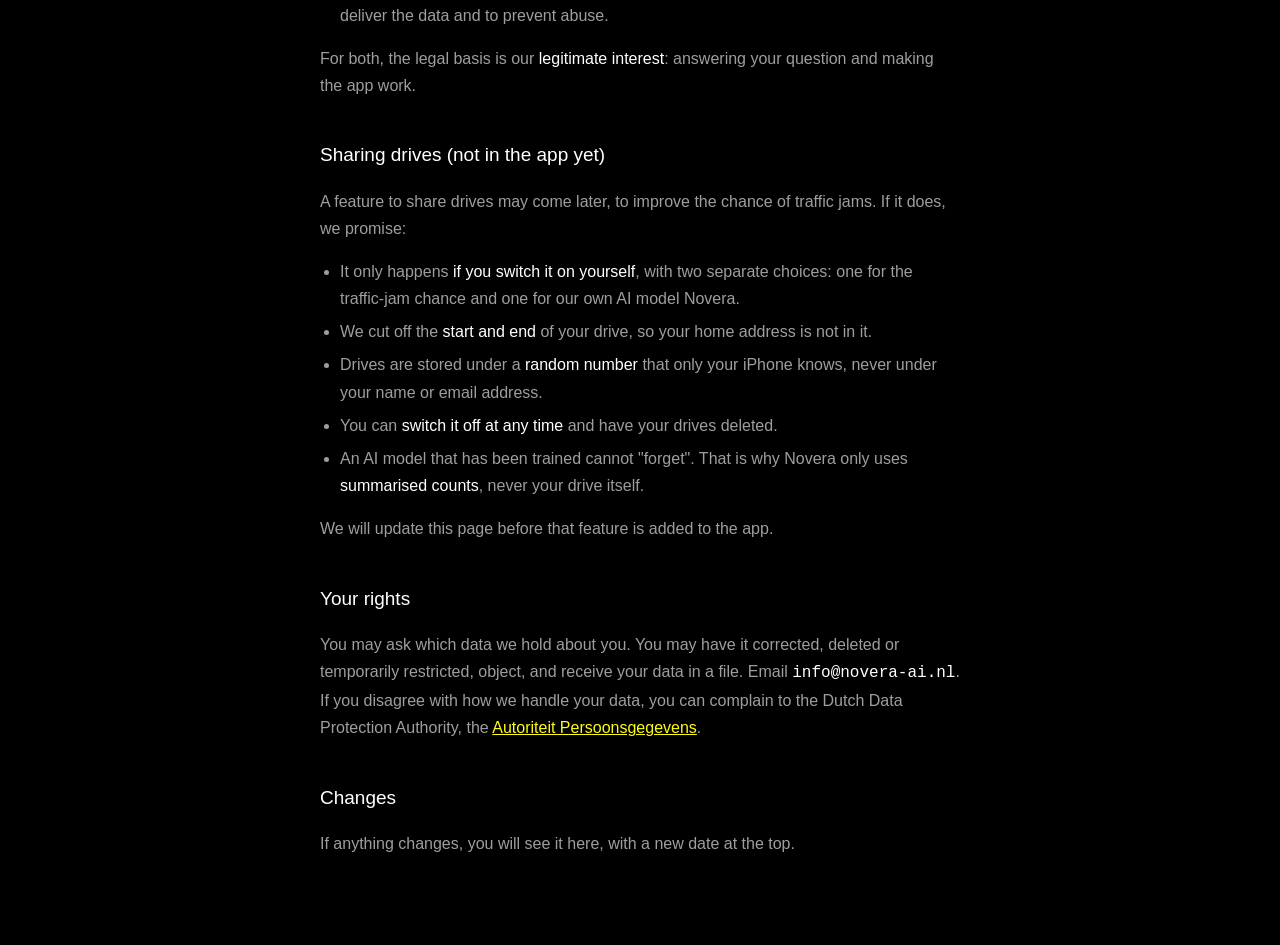
<file: route/privacy/index.html>
<!doctype html><html lang="nl"><head><meta charset="utf-8">
<meta name="viewport" content="width=device-width,initial-scale=1,viewport-fit=cover">
<title>Privacy · Novera Route</title>
<meta name="description" content="Privacyverklaring van de iPhone-app Novera Route.">
<meta name="theme-color" content="#000000">
<link rel="stylesheet" href="../stijl.css">
</head>
<body>
<main>
<a class="logo" href="../">Novera Route</a>
<div class="taal"><a class="aan" href="#nl">Nederlands</a><a href="#en">English</a></div>

<section id="nl" lang="nl">
<h1>Privacy</h1>
<p class="datum">Laatst bijgewerkt: 3 november 2026</p>

<h2>Kort gezegd</h2>
<ul>
<li>Je hebt <strong>geen account</strong> nodig.</li>
<li>Er zit <strong>geen reclame</strong> in de app en geen volgsoftware van anderen.</li>
<li>Wij <strong>verkopen je gegevens nooit</strong> en delen ze met niemand.</li>
<li>Je hoeft niets te geven. Zonder locatie kan de app je rit niet volgen. Zonder agenda zie je alleen je volgende afspraak niet.</li>
</ul>

<h2>Wie is verantwoordelijk</h2>
<p>Novera Route is gemaakt door <strong>Cley van der Vliet</strong>, een hobbyist uit Nederland. Vragen over privacy stuur je naar <span class="mail">info@novera-ai.nl</span>.</p>

<h2>Wat de app op je iPhone gebruikt</h2>
<ul>
<li><strong>Locatie</strong>: om je route te plannen, je rit te volgen en de kans op file op je route te laten zien. Op de achtergrond volgt de app je alleen tijdens een rit, of zolang je iPhone met CarPlay verbonden is. Je locatie wordt niet naar ons verstuurd.</li>
<li><strong>Agenda</strong>: alleen als je dat toestaat. De app laat dan je eerstvolgende afspraak met een adres zien, en hoe laat je moet vertrekken. Je afspraken blijven op je iPhone. Alleen het adres van je eerstvolgende afspraak gaat naar Apple Kaarten, om de rijtijd te berekenen. Titel, tijd en adres zie je ook op je Apple Watch en in de widget.</li>
<li><strong>Parkeerplek</strong>: na een rit, of als je "Markeer auto hier" kiest, onthoudt de app waar je auto staat. Die plek blijft op je iPhone en je Watch. Alleen om er een adres bij te zoeken, gaat hij naar Apple Kaarten. Je Watch gebruikt zijn eigen locatie om afstand en richting naar je auto te laten zien.</li>
<li><strong>Meldingen</strong>: alleen als je dat toestaat. De app waarschuwt je dan tijdens een rit als het glad kan worden.</li>
</ul>
<p>Op je iPhone bewaart de app je instellingen, favoriete en recente bestemmingen, je rittenlogboek (datum, van, naar, kilometers) en de plek van je auto. Dat blijft staan tot je het wist of de app verwijdert. Locatie, Agenda en Meldingen zet je altijd weer uit in de app Instellingen.</p>

<h2>Diensten die de app zelf gebruikt</h2>
<p>Voor sommige functies vraagt je iPhone zelf gegevens op bij deze diensten. Zij zien daarbij je IP-adres en, als dat nodig is, een plek op de kaart:</p>
<ul>
<li><strong>Apple Kaarten</strong>: de kaart, zoeken op adres (ook de suggesties terwijl je typt), routes en verkeer, en het adres bij een plek op de kaart</li>
<li><strong>Apple Weer</strong>: het weer onderweg</li>
<li><strong>Open-Meteo</strong>: reserve voor het weer. Die krijgt een plek die is afgerond op ongeveer een kilometer.</li>
<li><strong>NDW</strong> en <strong>Rijkswaterstaat</strong>: open verkeersdata van de overheid, meldingen en wegwerkzaamheden</li>
</ul>
<p>We sturen deze diensten alleen wat nodig is: geen naam en geen account. We kiezen alleen diensten die je gegevens minstens zo goed beschermen als wij. Voor Apple en Open-Meteo geldt hun eigen privacybeleid. NDW en Rijkswaterstaat vallen als Nederlandse overheid onder de AVG. Wij krijgen van deze diensten geen gegevens over jou.</p>

<h2>Wat wij zelf van je krijgen</h2>
<ul>
<li><strong>Als je ons mailt</strong>: je e-mailadres en wat je schrijft. Dat gebruiken we alleen om je te antwoorden. Mail komt binnen via iCloud Mail van Apple, en Apple kan die ook buiten de EU bewaren. We bewaren je mail zo lang als nodig is om je vraag af te handelen.</li>
<li><strong>Testversie</strong>: de testversie haalt de kans op file en extra verkeersdata op bij onze eigen server. Die ziet daarbij je IP-adres en het tijdstip, maar niet je plek. Dat logboek wordt na ongeveer vijf weken vanzelf gewist. We gebruiken het alleen om de data te leveren en misbruik te weren.</li>
</ul>
<p>Voor beide is de grondslag ons <strong>gerechtvaardigd belang</strong>: je vraag beantwoorden en de app laten werken.</p>

<h2>Ritten delen (zit nog niet in de app)</h2>
<p>Misschien komt er later een functie om ritten te delen, zodat de kans op file beter wordt. Dan beloven we dit:</p>
<ul>
<li>Het gebeurt <strong>alleen als jij het zelf aanzet</strong>, met twee aparte keuzes: één voor de kans op file en één voor ons eigen AI-model Novera.</li>
<li>Het <strong>begin en eind</strong> van je rit halen we eraf, zodat je huisadres er niet in zit.</li>
<li>Ritten bewaren we onder een <strong>willekeurig nummer</strong> dat alleen je iPhone kent, nooit onder je naam of e-mailadres.</li>
<li>Je kunt het <strong>altijd uitzetten</strong> en je ritten laten verwijderen.</li>
<li>Een AI-model dat al getraind is, kan niets "vergeten". Daarom gebruikt Novera alleen <strong>samengevatte tellingen</strong>, nooit je rit zelf.</li>
</ul>
<p>Voordat die functie in de app komt, passen we deze pagina eerst aan.</p>

<h2>Jouw rechten</h2>
<p>Je mag vragen welke gegevens we van je hebben. Je mag ze laten verbeteren, verwijderen of tijdelijk laten stilzetten, bezwaar maken, en je gegevens in een bestand krijgen. Mail daarvoor naar <span class="mail">info@novera-ai.nl</span>. Ben je het niet eens met hoe we met je gegevens omgaan? Dan kun je een klacht indienen bij de <a href="https://www.autoriteitpersoonsgegevens.nl/">Autoriteit Persoonsgegevens</a>.</p>

<h2>Wijzigingen</h2>
<p>Verandert er iets, dan zie je dat hier, met een nieuwe datum bovenaan.</p>
</section>

<hr>

<section id="en" lang="en">
<h1>Privacy</h1>
<p class="datum">Last updated: 3 November 2026</p>

<h2>In short</h2>
<ul>
<li>You do <strong>not need an account</strong>.</li>
<li>The app has <strong>no ads</strong> and no third-party tracking software.</li>
<li>We <strong>never sell your data</strong> and never share it with anyone.</li>
<li>You don't have to share anything. Without your location the app cannot follow your drive. Without your calendar you just won't see your next appointment.</li>
</ul>

<h2>Who is responsible</h2>
<p>Novera Route is made by <strong>Cley van der Vliet</strong>, a hobbyist from the Netherlands. Privacy questions: <span class="mail">info@novera-ai.nl</span>.</p>

<h2>What the app uses on your iPhone</h2>
<ul>
<li><strong>Location</strong>: to plan your route, follow your drive and show the chance of traffic jams on your route. In the background, the app only follows you during a drive, or while your iPhone is connected to CarPlay. Your location is not sent to us.</li>
<li><strong>Calendar</strong>: only if you allow it. The app then shows your next appointment with an address, and when to leave. Your appointments stay on your iPhone. Only the address of your next appointment is sent to Apple Maps, to work out the driving time. Title, time and address also appear on your Apple Watch and in the widget.</li>
<li><strong>Parking spot</strong>: after a drive, or when you choose "Mark car here", the app remembers where your car is. That spot stays on your iPhone and your Watch. It is only sent to Apple Maps to look up its address. Your Watch uses its own location to show distance and direction to your car.</li>
<li><strong>Notifications</strong>: only if you allow them. The app then warns you during a drive when roads may get slippery.</li>
</ul>
<p>On your iPhone the app keeps your settings, favourite and recent destinations, your drive log (date, from, to, kilometres) and where your car is parked. This stays until you delete it or remove the app. You can switch Location, Calendar and Notifications off at any time in the Settings app.</p>

<h2>Services the app uses directly</h2>
<p>For some features your iPhone requests data from these services itself. They see your IP address and, where needed, a place on the map:</p>
<ul>
<li><strong>Apple Maps</strong>: the map, address search (including suggestions while you type), routes and traffic, and the address for a place on the map</li>
<li><strong>Apple Weather</strong>: weather along the way</li>
<li><strong>Open-Meteo</strong>: backup for the weather. It receives a place rounded to about one kilometre.</li>
<li><strong>NDW</strong> and <strong>Rijkswaterstaat</strong>: open traffic data from the Dutch government, incidents and road works</li>
</ul>
<p>We only send these services what is needed: no name and no account. We only choose services that protect your data at least as well as we do. Apple and Open-Meteo follow their own privacy policies. NDW and Rijkswaterstaat are Dutch government bodies and fall under the GDPR. We receive no data about you from these services.</p>

<h2>What we receive ourselves</h2>
<ul>
<li><strong>If you email us</strong>: your email address and what you write. We only use it to answer you. Email arrives through Apple's iCloud Mail, and Apple may also store it outside the EU. We keep your email as long as needed to handle your question.</li>
<li><strong>Test version</strong>: the test version downloads the traffic-jam chance and extra traffic data from our own server. That server sees your IP address and the time, but not your location. This log is deleted automatically after about five weeks. We only use it to deliver the data and to prevent abuse.</li>
</ul>
<p>For both, the legal basis is our <strong>legitimate interest</strong>: answering your question and making the app work.</p>

<h2>Sharing drives (not in the app yet)</h2>
<p>A feature to share drives may come later, to improve the chance of traffic jams. If it does, we promise:</p>
<ul>
<li>It only happens <strong>if you switch it on yourself</strong>, with two separate choices: one for the traffic-jam chance and one for our own AI model Novera.</li>
<li>We cut off the <strong>start and end</strong> of your drive, so your home address is not in it.</li>
<li>Drives are stored under a <strong>random number</strong> that only your iPhone knows, never under your name or email address.</li>
<li>You can <strong>switch it off at any time</strong> and have your drives deleted.</li>
<li>An AI model that has been trained cannot "forget". That is why Novera only uses <strong>summarised counts</strong>, never your drive itself.</li>
</ul>
<p>We will update this page before that feature is added to the app.</p>

<h2>Your rights</h2>
<p>You may ask which data we hold about you. You may have it corrected, deleted or temporarily restricted, object, and receive your data in a file. Email <span class="mail">info@novera-ai.nl</span>. If you disagree with how we handle your data, you can complain to the Dutch Data Protection Authority, the <a href="https://www.autoriteitpersoonsgegevens.nl/">Autoriteit Persoonsgegevens</a>.</p>

<h2>Changes</h2>
<p>If anything changes, you will see it here, with a new date at the top.</p>
</section>
</main>
</body>
</html>
</file>
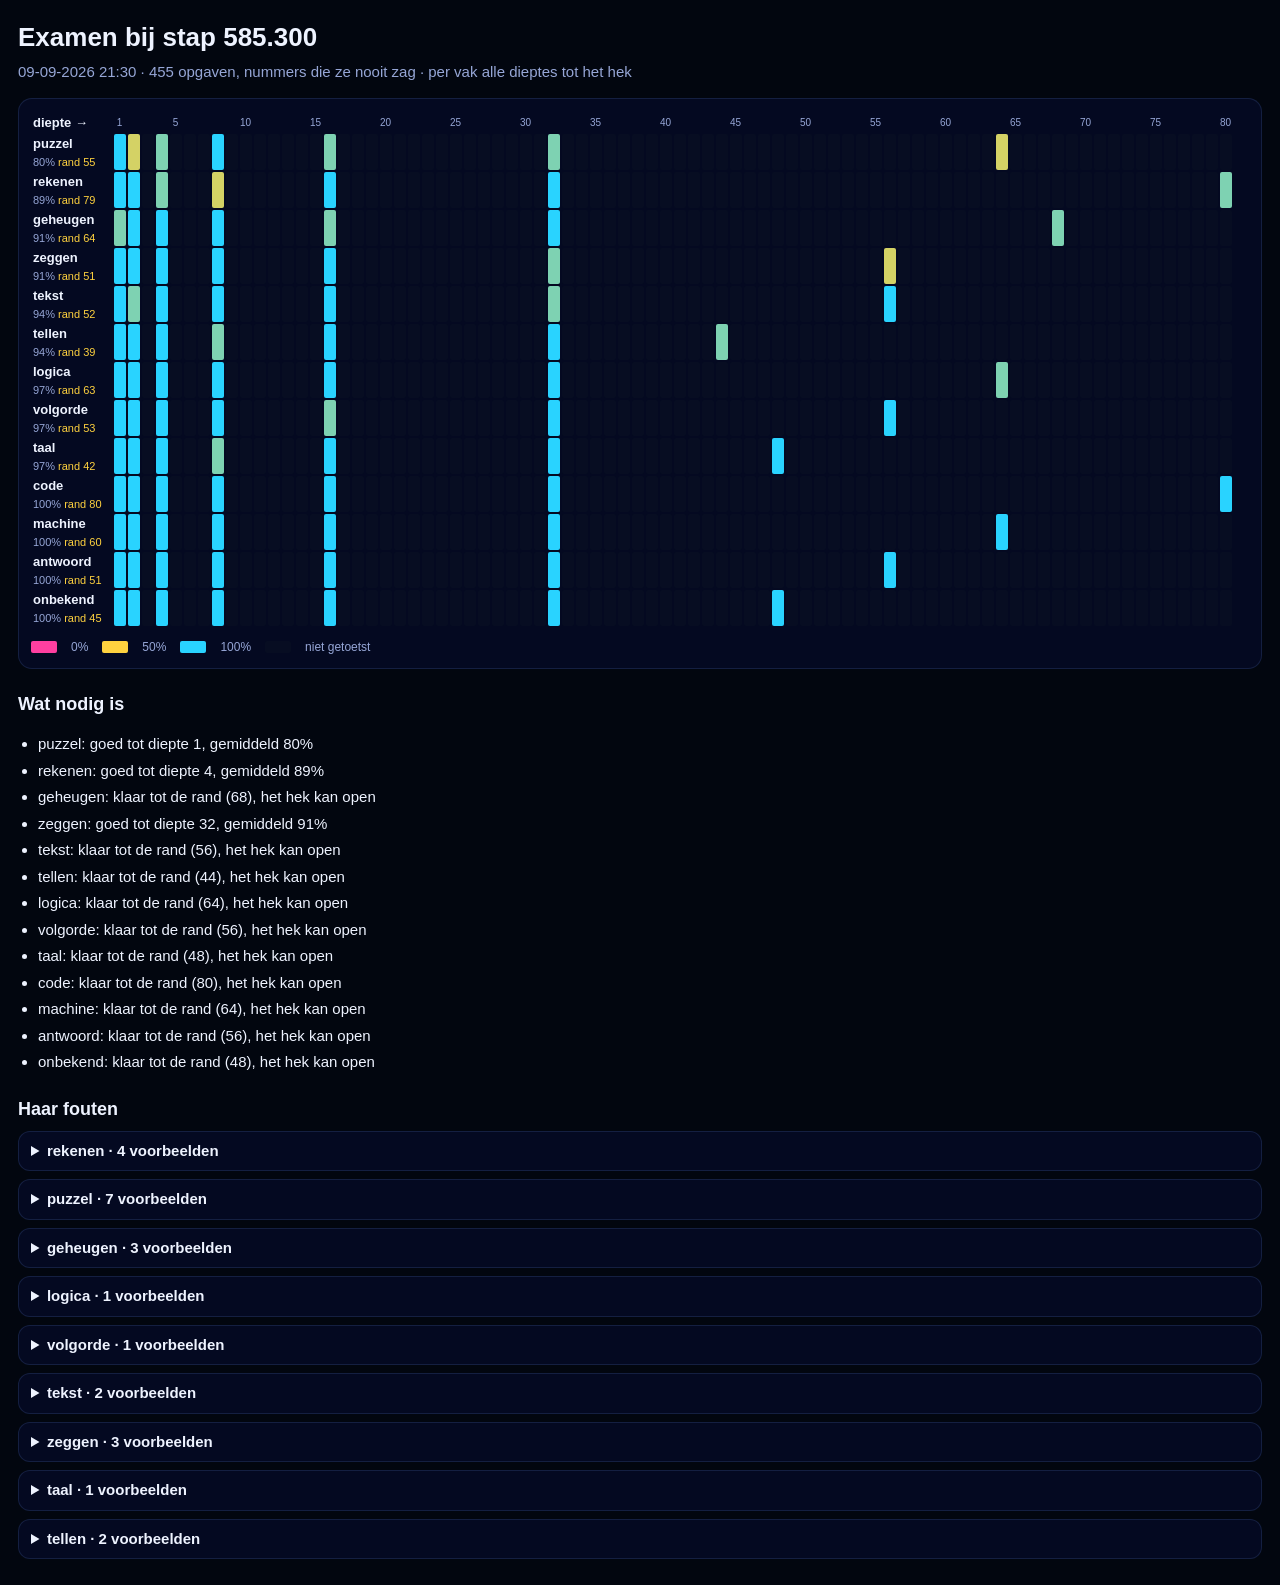
<file: examens/examen-585300-klein.html>
<!doctype html><html lang="nl"><head><meta charset="utf-8"><meta name="viewport" content="width=device-width,initial-scale=1">
<title>Examen 585.300</title>
<style>
body{margin:0;background:#02060f;color:#eef3ff;font:15px/1.5 -apple-system,"Helvetica Neue",Arial,sans-serif;padding:18px}
h1{font-size:26px;margin:0 0 4px} .sub{color:#96a6d6;margin:0 0 14px}
.kaart{overflow-x:auto;background:rgba(5,11,36,.9);border:1px solid rgba(120,160,255,.14);border-radius:14px;padding:12px}
table{border-collapse:separate;border-spacing:2px} td{width:12px;height:22px;border-radius:2px;padding:0} td.leeg{background:#070d22}
tr.kop td{height:14px;font-size:10px;color:#96a6d6;text-align:center;width:12px}
th{text-align:left;font-weight:600;padding:0 10px 0 0;white-space:nowrap;font-size:13px} th small{display:block;font-weight:400;color:#96a6d6;font-size:11px}
.op{color:#29d3ff} .af{color:#ff3fa0} .gelijk{color:#96a6d6} .rand{color:#ffd23f}
.legenda{display:flex;gap:14px;align-items:center;color:#96a6d6;font-size:12px;margin:10px 0 0} .legenda i{display:inline-block;width:26px;height:12px;border-radius:2px;vertical-align:middle}
h2{font-size:18px;margin:22px 0 8px} ul{padding-left:20px} li{margin:4px 0}
details{background:rgba(5,11,36,.9);border:1px solid rgba(120,160,255,.14);border-radius:12px;padding:8px 12px;margin:8px 0} summary{cursor:pointer;font-weight:600}
.fout{border-top:1px solid rgba(120,160,255,.12);padding:8px 0} .fout b{color:#ffd23f} pre{white-space:pre-wrap;background:#070d22;padding:8px;border-radius:8px;font-size:12px;margin:6px 0}
.fout p{margin:2px 0;font-size:13px} .fout p span{color:#96a6d6;display:inline-block;width:64px}
</style></head><body>
<h1>Examen bij stap 585.300</h1>
<p class="sub">09-09-2026 21:30 · 455 opgaven, nummers die ze nooit zag · per vak alle dieptes tot het hek</p>

<div class="kaart"><table><tr class="kop"><th>diepte →</th><td>1</td><td></td><td></td><td></td><td>5</td><td></td><td></td><td></td><td></td><td>10</td><td></td><td></td><td></td><td></td><td>15</td><td></td><td></td><td></td><td></td><td>20</td><td></td><td></td><td></td><td></td><td>25</td><td></td><td></td><td></td><td></td><td>30</td><td></td><td></td><td></td><td></td><td>35</td><td></td><td></td><td></td><td></td><td>40</td><td></td><td></td><td></td><td></td><td>45</td><td></td><td></td><td></td><td></td><td>50</td><td></td><td></td><td></td><td></td><td>55</td><td></td><td></td><td></td><td></td><td>60</td><td></td><td></td><td></td><td></td><td>65</td><td></td><td></td><td></td><td></td><td>70</td><td></td><td></td><td></td><td></td><td>75</td><td></td><td></td><td></td><td></td><td>80</td></tr><tr><th>puzzel<small>80%  <span class="rand">rand 55</span></small></th><td title="puzzel diepte 1: 5/5" style="background:rgb(41,211,255)"></td><td title="puzzel diepte 2: 3/5" style="background:rgb(212,210,101)"></td><td class="leeg"></td><td title="puzzel diepte 4: 4/5" style="background:rgb(126,210,178)"></td><td class="leeg"></td><td class="leeg"></td><td class="leeg"></td><td title="puzzel diepte 8: 5/5" style="background:rgb(41,211,255)"></td><td class="leeg"></td><td class="leeg"></td><td class="leeg"></td><td class="leeg"></td><td class="leeg"></td><td class="leeg"></td><td class="leeg"></td><td title="puzzel diepte 16: 4/5" style="background:rgb(126,210,178)"></td><td class="leeg"></td><td class="leeg"></td><td class="leeg"></td><td class="leeg"></td><td class="leeg"></td><td class="leeg"></td><td class="leeg"></td><td class="leeg"></td><td class="leeg"></td><td class="leeg"></td><td class="leeg"></td><td class="leeg"></td><td class="leeg"></td><td class="leeg"></td><td class="leeg"></td><td title="puzzel diepte 32: 4/5" style="background:rgb(126,210,178)"></td><td class="leeg"></td><td class="leeg"></td><td class="leeg"></td><td class="leeg"></td><td class="leeg"></td><td class="leeg"></td><td class="leeg"></td><td class="leeg"></td><td class="leeg"></td><td class="leeg"></td><td class="leeg"></td><td class="leeg"></td><td class="leeg"></td><td class="leeg"></td><td class="leeg"></td><td class="leeg"></td><td class="leeg"></td><td class="leeg"></td><td class="leeg"></td><td class="leeg"></td><td class="leeg"></td><td class="leeg"></td><td class="leeg"></td><td class="leeg"></td><td class="leeg"></td><td class="leeg"></td><td class="leeg"></td><td class="leeg"></td><td class="leeg"></td><td class="leeg"></td><td class="leeg"></td><td title="puzzel diepte 64: 3/5" style="background:rgb(212,210,101)"></td><td class="leeg"></td><td class="leeg"></td><td class="leeg"></td><td class="leeg"></td><td class="leeg"></td><td class="leeg"></td><td class="leeg"></td><td class="leeg"></td><td class="leeg"></td><td class="leeg"></td><td class="leeg"></td><td class="leeg"></td><td class="leeg"></td><td class="leeg"></td><td class="leeg"></td><td class="leeg"></td></tr><tr><th>rekenen<small>89%  <span class="rand">rand 79</span></small></th><td title="rekenen diepte 1: 5/5" style="background:rgb(41,211,255)"></td><td title="rekenen diepte 2: 5/5" style="background:rgb(41,211,255)"></td><td class="leeg"></td><td title="rekenen diepte 4: 4/5" style="background:rgb(126,210,178)"></td><td class="leeg"></td><td class="leeg"></td><td class="leeg"></td><td title="rekenen diepte 8: 3/5" style="background:rgb(212,210,101)"></td><td class="leeg"></td><td class="leeg"></td><td class="leeg"></td><td class="leeg"></td><td class="leeg"></td><td class="leeg"></td><td class="leeg"></td><td title="rekenen diepte 16: 5/5" style="background:rgb(41,211,255)"></td><td class="leeg"></td><td class="leeg"></td><td class="leeg"></td><td class="leeg"></td><td class="leeg"></td><td class="leeg"></td><td class="leeg"></td><td class="leeg"></td><td class="leeg"></td><td class="leeg"></td><td class="leeg"></td><td class="leeg"></td><td class="leeg"></td><td class="leeg"></td><td class="leeg"></td><td title="rekenen diepte 32: 5/5" style="background:rgb(41,211,255)"></td><td class="leeg"></td><td class="leeg"></td><td class="leeg"></td><td class="leeg"></td><td class="leeg"></td><td class="leeg"></td><td class="leeg"></td><td class="leeg"></td><td class="leeg"></td><td class="leeg"></td><td class="leeg"></td><td class="leeg"></td><td class="leeg"></td><td class="leeg"></td><td class="leeg"></td><td class="leeg"></td><td class="leeg"></td><td class="leeg"></td><td class="leeg"></td><td class="leeg"></td><td class="leeg"></td><td class="leeg"></td><td class="leeg"></td><td class="leeg"></td><td class="leeg"></td><td class="leeg"></td><td class="leeg"></td><td class="leeg"></td><td class="leeg"></td><td class="leeg"></td><td class="leeg"></td><td class="leeg"></td><td class="leeg"></td><td class="leeg"></td><td class="leeg"></td><td class="leeg"></td><td class="leeg"></td><td class="leeg"></td><td class="leeg"></td><td class="leeg"></td><td class="leeg"></td><td class="leeg"></td><td class="leeg"></td><td class="leeg"></td><td class="leeg"></td><td class="leeg"></td><td class="leeg"></td><td title="rekenen diepte 80: 4/5" style="background:rgb(126,210,178)"></td></tr><tr><th>geheugen<small>91%  <span class="rand">rand 64</span></small></th><td title="geheugen diepte 1: 4/5" style="background:rgb(126,210,178)"></td><td title="geheugen diepte 2: 5/5" style="background:rgb(41,211,255)"></td><td class="leeg"></td><td title="geheugen diepte 4: 5/5" style="background:rgb(41,211,255)"></td><td class="leeg"></td><td class="leeg"></td><td class="leeg"></td><td title="geheugen diepte 8: 5/5" style="background:rgb(41,211,255)"></td><td class="leeg"></td><td class="leeg"></td><td class="leeg"></td><td class="leeg"></td><td class="leeg"></td><td class="leeg"></td><td class="leeg"></td><td title="geheugen diepte 16: 4/5" style="background:rgb(126,210,178)"></td><td class="leeg"></td><td class="leeg"></td><td class="leeg"></td><td class="leeg"></td><td class="leeg"></td><td class="leeg"></td><td class="leeg"></td><td class="leeg"></td><td class="leeg"></td><td class="leeg"></td><td class="leeg"></td><td class="leeg"></td><td class="leeg"></td><td class="leeg"></td><td class="leeg"></td><td title="geheugen diepte 32: 5/5" style="background:rgb(41,211,255)"></td><td class="leeg"></td><td class="leeg"></td><td class="leeg"></td><td class="leeg"></td><td class="leeg"></td><td class="leeg"></td><td class="leeg"></td><td class="leeg"></td><td class="leeg"></td><td class="leeg"></td><td class="leeg"></td><td class="leeg"></td><td class="leeg"></td><td class="leeg"></td><td class="leeg"></td><td class="leeg"></td><td class="leeg"></td><td class="leeg"></td><td class="leeg"></td><td class="leeg"></td><td class="leeg"></td><td class="leeg"></td><td class="leeg"></td><td class="leeg"></td><td class="leeg"></td><td class="leeg"></td><td class="leeg"></td><td class="leeg"></td><td class="leeg"></td><td class="leeg"></td><td class="leeg"></td><td class="leeg"></td><td class="leeg"></td><td class="leeg"></td><td class="leeg"></td><td title="geheugen diepte 68: 4/5" style="background:rgb(126,210,178)"></td><td class="leeg"></td><td class="leeg"></td><td class="leeg"></td><td class="leeg"></td><td class="leeg"></td><td class="leeg"></td><td class="leeg"></td><td class="leeg"></td><td class="leeg"></td><td class="leeg"></td><td class="leeg"></td><td class="leeg"></td></tr><tr><th>zeggen<small>91%  <span class="rand">rand 51</span></small></th><td title="zeggen diepte 1: 5/5" style="background:rgb(41,211,255)"></td><td title="zeggen diepte 2: 5/5" style="background:rgb(41,211,255)"></td><td class="leeg"></td><td title="zeggen diepte 4: 5/5" style="background:rgb(41,211,255)"></td><td class="leeg"></td><td class="leeg"></td><td class="leeg"></td><td title="zeggen diepte 8: 5/5" style="background:rgb(41,211,255)"></td><td class="leeg"></td><td class="leeg"></td><td class="leeg"></td><td class="leeg"></td><td class="leeg"></td><td class="leeg"></td><td class="leeg"></td><td title="zeggen diepte 16: 5/5" style="background:rgb(41,211,255)"></td><td class="leeg"></td><td class="leeg"></td><td class="leeg"></td><td class="leeg"></td><td class="leeg"></td><td class="leeg"></td><td class="leeg"></td><td class="leeg"></td><td class="leeg"></td><td class="leeg"></td><td class="leeg"></td><td class="leeg"></td><td class="leeg"></td><td class="leeg"></td><td class="leeg"></td><td title="zeggen diepte 32: 4/5" style="background:rgb(126,210,178)"></td><td class="leeg"></td><td class="leeg"></td><td class="leeg"></td><td class="leeg"></td><td class="leeg"></td><td class="leeg"></td><td class="leeg"></td><td class="leeg"></td><td class="leeg"></td><td class="leeg"></td><td class="leeg"></td><td class="leeg"></td><td class="leeg"></td><td class="leeg"></td><td class="leeg"></td><td class="leeg"></td><td class="leeg"></td><td class="leeg"></td><td class="leeg"></td><td class="leeg"></td><td class="leeg"></td><td class="leeg"></td><td class="leeg"></td><td title="zeggen diepte 56: 3/5" style="background:rgb(212,210,101)"></td><td class="leeg"></td><td class="leeg"></td><td class="leeg"></td><td class="leeg"></td><td class="leeg"></td><td class="leeg"></td><td class="leeg"></td><td class="leeg"></td><td class="leeg"></td><td class="leeg"></td><td class="leeg"></td><td class="leeg"></td><td class="leeg"></td><td class="leeg"></td><td class="leeg"></td><td class="leeg"></td><td class="leeg"></td><td class="leeg"></td><td class="leeg"></td><td class="leeg"></td><td class="leeg"></td><td class="leeg"></td><td class="leeg"></td><td class="leeg"></td></tr><tr><th>tekst<small>94%  <span class="rand">rand 52</span></small></th><td title="tekst diepte 1: 5/5" style="background:rgb(41,211,255)"></td><td title="tekst diepte 2: 4/5" style="background:rgb(126,210,178)"></td><td class="leeg"></td><td title="tekst diepte 4: 5/5" style="background:rgb(41,211,255)"></td><td class="leeg"></td><td class="leeg"></td><td class="leeg"></td><td title="tekst diepte 8: 5/5" style="background:rgb(41,211,255)"></td><td class="leeg"></td><td class="leeg"></td><td class="leeg"></td><td class="leeg"></td><td class="leeg"></td><td class="leeg"></td><td class="leeg"></td><td title="tekst diepte 16: 5/5" style="background:rgb(41,211,255)"></td><td class="leeg"></td><td class="leeg"></td><td class="leeg"></td><td class="leeg"></td><td class="leeg"></td><td class="leeg"></td><td class="leeg"></td><td class="leeg"></td><td class="leeg"></td><td class="leeg"></td><td class="leeg"></td><td class="leeg"></td><td class="leeg"></td><td class="leeg"></td><td class="leeg"></td><td title="tekst diepte 32: 4/5" style="background:rgb(126,210,178)"></td><td class="leeg"></td><td class="leeg"></td><td class="leeg"></td><td class="leeg"></td><td class="leeg"></td><td class="leeg"></td><td class="leeg"></td><td class="leeg"></td><td class="leeg"></td><td class="leeg"></td><td class="leeg"></td><td class="leeg"></td><td class="leeg"></td><td class="leeg"></td><td class="leeg"></td><td class="leeg"></td><td class="leeg"></td><td class="leeg"></td><td class="leeg"></td><td class="leeg"></td><td class="leeg"></td><td class="leeg"></td><td class="leeg"></td><td title="tekst diepte 56: 5/5" style="background:rgb(41,211,255)"></td><td class="leeg"></td><td class="leeg"></td><td class="leeg"></td><td class="leeg"></td><td class="leeg"></td><td class="leeg"></td><td class="leeg"></td><td class="leeg"></td><td class="leeg"></td><td class="leeg"></td><td class="leeg"></td><td class="leeg"></td><td class="leeg"></td><td class="leeg"></td><td class="leeg"></td><td class="leeg"></td><td class="leeg"></td><td class="leeg"></td><td class="leeg"></td><td class="leeg"></td><td class="leeg"></td><td class="leeg"></td><td class="leeg"></td><td class="leeg"></td></tr><tr><th>tellen<small>94%  <span class="rand">rand 39</span></small></th><td title="tellen diepte 1: 5/5" style="background:rgb(41,211,255)"></td><td title="tellen diepte 2: 5/5" style="background:rgb(41,211,255)"></td><td class="leeg"></td><td title="tellen diepte 4: 5/5" style="background:rgb(41,211,255)"></td><td class="leeg"></td><td class="leeg"></td><td class="leeg"></td><td title="tellen diepte 8: 4/5" style="background:rgb(126,210,178)"></td><td class="leeg"></td><td class="leeg"></td><td class="leeg"></td><td class="leeg"></td><td class="leeg"></td><td class="leeg"></td><td class="leeg"></td><td title="tellen diepte 16: 5/5" style="background:rgb(41,211,255)"></td><td class="leeg"></td><td class="leeg"></td><td class="leeg"></td><td class="leeg"></td><td class="leeg"></td><td class="leeg"></td><td class="leeg"></td><td class="leeg"></td><td class="leeg"></td><td class="leeg"></td><td class="leeg"></td><td class="leeg"></td><td class="leeg"></td><td class="leeg"></td><td class="leeg"></td><td title="tellen diepte 32: 5/5" style="background:rgb(41,211,255)"></td><td class="leeg"></td><td class="leeg"></td><td class="leeg"></td><td class="leeg"></td><td class="leeg"></td><td class="leeg"></td><td class="leeg"></td><td class="leeg"></td><td class="leeg"></td><td class="leeg"></td><td class="leeg"></td><td title="tellen diepte 44: 4/5" style="background:rgb(126,210,178)"></td><td class="leeg"></td><td class="leeg"></td><td class="leeg"></td><td class="leeg"></td><td class="leeg"></td><td class="leeg"></td><td class="leeg"></td><td class="leeg"></td><td class="leeg"></td><td class="leeg"></td><td class="leeg"></td><td class="leeg"></td><td class="leeg"></td><td class="leeg"></td><td class="leeg"></td><td class="leeg"></td><td class="leeg"></td><td class="leeg"></td><td class="leeg"></td><td class="leeg"></td><td class="leeg"></td><td class="leeg"></td><td class="leeg"></td><td class="leeg"></td><td class="leeg"></td><td class="leeg"></td><td class="leeg"></td><td class="leeg"></td><td class="leeg"></td><td class="leeg"></td><td class="leeg"></td><td class="leeg"></td><td class="leeg"></td><td class="leeg"></td><td class="leeg"></td><td class="leeg"></td></tr><tr><th>logica<small>97%  <span class="rand">rand 63</span></small></th><td title="logica diepte 1: 5/5" style="background:rgb(41,211,255)"></td><td title="logica diepte 2: 5/5" style="background:rgb(41,211,255)"></td><td class="leeg"></td><td title="logica diepte 4: 5/5" style="background:rgb(41,211,255)"></td><td class="leeg"></td><td class="leeg"></td><td class="leeg"></td><td title="logica diepte 8: 5/5" style="background:rgb(41,211,255)"></td><td class="leeg"></td><td class="leeg"></td><td class="leeg"></td><td class="leeg"></td><td class="leeg"></td><td class="leeg"></td><td class="leeg"></td><td title="logica diepte 16: 5/5" style="background:rgb(41,211,255)"></td><td class="leeg"></td><td class="leeg"></td><td class="leeg"></td><td class="leeg"></td><td class="leeg"></td><td class="leeg"></td><td class="leeg"></td><td class="leeg"></td><td class="leeg"></td><td class="leeg"></td><td class="leeg"></td><td class="leeg"></td><td class="leeg"></td><td class="leeg"></td><td class="leeg"></td><td title="logica diepte 32: 5/5" style="background:rgb(41,211,255)"></td><td class="leeg"></td><td class="leeg"></td><td class="leeg"></td><td class="leeg"></td><td class="leeg"></td><td class="leeg"></td><td class="leeg"></td><td class="leeg"></td><td class="leeg"></td><td class="leeg"></td><td class="leeg"></td><td class="leeg"></td><td class="leeg"></td><td class="leeg"></td><td class="leeg"></td><td class="leeg"></td><td class="leeg"></td><td class="leeg"></td><td class="leeg"></td><td class="leeg"></td><td class="leeg"></td><td class="leeg"></td><td class="leeg"></td><td class="leeg"></td><td class="leeg"></td><td class="leeg"></td><td class="leeg"></td><td class="leeg"></td><td class="leeg"></td><td class="leeg"></td><td class="leeg"></td><td title="logica diepte 64: 4/5" style="background:rgb(126,210,178)"></td><td class="leeg"></td><td class="leeg"></td><td class="leeg"></td><td class="leeg"></td><td class="leeg"></td><td class="leeg"></td><td class="leeg"></td><td class="leeg"></td><td class="leeg"></td><td class="leeg"></td><td class="leeg"></td><td class="leeg"></td><td class="leeg"></td><td class="leeg"></td><td class="leeg"></td><td class="leeg"></td></tr><tr><th>volgorde<small>97%  <span class="rand">rand 53</span></small></th><td title="volgorde diepte 1: 5/5" style="background:rgb(41,211,255)"></td><td title="volgorde diepte 2: 5/5" style="background:rgb(41,211,255)"></td><td class="leeg"></td><td title="volgorde diepte 4: 5/5" style="background:rgb(41,211,255)"></td><td class="leeg"></td><td class="leeg"></td><td class="leeg"></td><td title="volgorde diepte 8: 5/5" style="background:rgb(41,211,255)"></td><td class="leeg"></td><td class="leeg"></td><td class="leeg"></td><td class="leeg"></td><td class="leeg"></td><td class="leeg"></td><td class="leeg"></td><td title="volgorde diepte 16: 4/5" style="background:rgb(126,210,178)"></td><td class="leeg"></td><td class="leeg"></td><td class="leeg"></td><td class="leeg"></td><td class="leeg"></td><td class="leeg"></td><td class="leeg"></td><td class="leeg"></td><td class="leeg"></td><td class="leeg"></td><td class="leeg"></td><td class="leeg"></td><td class="leeg"></td><td class="leeg"></td><td class="leeg"></td><td title="volgorde diepte 32: 5/5" style="background:rgb(41,211,255)"></td><td class="leeg"></td><td class="leeg"></td><td class="leeg"></td><td class="leeg"></td><td class="leeg"></td><td class="leeg"></td><td class="leeg"></td><td class="leeg"></td><td class="leeg"></td><td class="leeg"></td><td class="leeg"></td><td class="leeg"></td><td class="leeg"></td><td class="leeg"></td><td class="leeg"></td><td class="leeg"></td><td class="leeg"></td><td class="leeg"></td><td class="leeg"></td><td class="leeg"></td><td class="leeg"></td><td class="leeg"></td><td class="leeg"></td><td title="volgorde diepte 56: 5/5" style="background:rgb(41,211,255)"></td><td class="leeg"></td><td class="leeg"></td><td class="leeg"></td><td class="leeg"></td><td class="leeg"></td><td class="leeg"></td><td class="leeg"></td><td class="leeg"></td><td class="leeg"></td><td class="leeg"></td><td class="leeg"></td><td class="leeg"></td><td class="leeg"></td><td class="leeg"></td><td class="leeg"></td><td class="leeg"></td><td class="leeg"></td><td class="leeg"></td><td class="leeg"></td><td class="leeg"></td><td class="leeg"></td><td class="leeg"></td><td class="leeg"></td><td class="leeg"></td></tr><tr><th>taal<small>97%  <span class="rand">rand 42</span></small></th><td title="taal diepte 1: 5/5" style="background:rgb(41,211,255)"></td><td title="taal diepte 2: 5/5" style="background:rgb(41,211,255)"></td><td class="leeg"></td><td title="taal diepte 4: 5/5" style="background:rgb(41,211,255)"></td><td class="leeg"></td><td class="leeg"></td><td class="leeg"></td><td title="taal diepte 8: 4/5" style="background:rgb(126,210,178)"></td><td class="leeg"></td><td class="leeg"></td><td class="leeg"></td><td class="leeg"></td><td class="leeg"></td><td class="leeg"></td><td class="leeg"></td><td title="taal diepte 16: 5/5" style="background:rgb(41,211,255)"></td><td class="leeg"></td><td class="leeg"></td><td class="leeg"></td><td class="leeg"></td><td class="leeg"></td><td class="leeg"></td><td class="leeg"></td><td class="leeg"></td><td class="leeg"></td><td class="leeg"></td><td class="leeg"></td><td class="leeg"></td><td class="leeg"></td><td class="leeg"></td><td class="leeg"></td><td title="taal diepte 32: 5/5" style="background:rgb(41,211,255)"></td><td class="leeg"></td><td class="leeg"></td><td class="leeg"></td><td class="leeg"></td><td class="leeg"></td><td class="leeg"></td><td class="leeg"></td><td class="leeg"></td><td class="leeg"></td><td class="leeg"></td><td class="leeg"></td><td class="leeg"></td><td class="leeg"></td><td class="leeg"></td><td class="leeg"></td><td title="taal diepte 48: 5/5" style="background:rgb(41,211,255)"></td><td class="leeg"></td><td class="leeg"></td><td class="leeg"></td><td class="leeg"></td><td class="leeg"></td><td class="leeg"></td><td class="leeg"></td><td class="leeg"></td><td class="leeg"></td><td class="leeg"></td><td class="leeg"></td><td class="leeg"></td><td class="leeg"></td><td class="leeg"></td><td class="leeg"></td><td class="leeg"></td><td class="leeg"></td><td class="leeg"></td><td class="leeg"></td><td class="leeg"></td><td class="leeg"></td><td class="leeg"></td><td class="leeg"></td><td class="leeg"></td><td class="leeg"></td><td class="leeg"></td><td class="leeg"></td><td class="leeg"></td><td class="leeg"></td><td class="leeg"></td><td class="leeg"></td><td class="leeg"></td></tr><tr><th>code<small>100%  <span class="rand">rand 80</span></small></th><td title="code diepte 1: 5/5" style="background:rgb(41,211,255)"></td><td title="code diepte 2: 5/5" style="background:rgb(41,211,255)"></td><td class="leeg"></td><td title="code diepte 4: 5/5" style="background:rgb(41,211,255)"></td><td class="leeg"></td><td class="leeg"></td><td class="leeg"></td><td title="code diepte 8: 5/5" style="background:rgb(41,211,255)"></td><td class="leeg"></td><td class="leeg"></td><td class="leeg"></td><td class="leeg"></td><td class="leeg"></td><td class="leeg"></td><td class="leeg"></td><td title="code diepte 16: 5/5" style="background:rgb(41,211,255)"></td><td class="leeg"></td><td class="leeg"></td><td class="leeg"></td><td class="leeg"></td><td class="leeg"></td><td class="leeg"></td><td class="leeg"></td><td class="leeg"></td><td class="leeg"></td><td class="leeg"></td><td class="leeg"></td><td class="leeg"></td><td class="leeg"></td><td class="leeg"></td><td class="leeg"></td><td title="code diepte 32: 5/5" style="background:rgb(41,211,255)"></td><td class="leeg"></td><td class="leeg"></td><td class="leeg"></td><td class="leeg"></td><td class="leeg"></td><td class="leeg"></td><td class="leeg"></td><td class="leeg"></td><td class="leeg"></td><td class="leeg"></td><td class="leeg"></td><td class="leeg"></td><td class="leeg"></td><td class="leeg"></td><td class="leeg"></td><td class="leeg"></td><td class="leeg"></td><td class="leeg"></td><td class="leeg"></td><td class="leeg"></td><td class="leeg"></td><td class="leeg"></td><td class="leeg"></td><td class="leeg"></td><td class="leeg"></td><td class="leeg"></td><td class="leeg"></td><td class="leeg"></td><td class="leeg"></td><td class="leeg"></td><td class="leeg"></td><td class="leeg"></td><td class="leeg"></td><td class="leeg"></td><td class="leeg"></td><td class="leeg"></td><td class="leeg"></td><td class="leeg"></td><td class="leeg"></td><td class="leeg"></td><td class="leeg"></td><td class="leeg"></td><td class="leeg"></td><td class="leeg"></td><td class="leeg"></td><td class="leeg"></td><td class="leeg"></td><td title="code diepte 80: 5/5" style="background:rgb(41,211,255)"></td></tr><tr><th>machine<small>100%  <span class="rand">rand 60</span></small></th><td title="machine diepte 1: 5/5" style="background:rgb(41,211,255)"></td><td title="machine diepte 2: 5/5" style="background:rgb(41,211,255)"></td><td class="leeg"></td><td title="machine diepte 4: 5/5" style="background:rgb(41,211,255)"></td><td class="leeg"></td><td class="leeg"></td><td class="leeg"></td><td title="machine diepte 8: 5/5" style="background:rgb(41,211,255)"></td><td class="leeg"></td><td class="leeg"></td><td class="leeg"></td><td class="leeg"></td><td class="leeg"></td><td class="leeg"></td><td class="leeg"></td><td title="machine diepte 16: 5/5" style="background:rgb(41,211,255)"></td><td class="leeg"></td><td class="leeg"></td><td class="leeg"></td><td class="leeg"></td><td class="leeg"></td><td class="leeg"></td><td class="leeg"></td><td class="leeg"></td><td class="leeg"></td><td class="leeg"></td><td class="leeg"></td><td class="leeg"></td><td class="leeg"></td><td class="leeg"></td><td class="leeg"></td><td title="machine diepte 32: 5/5" style="background:rgb(41,211,255)"></td><td class="leeg"></td><td class="leeg"></td><td class="leeg"></td><td class="leeg"></td><td class="leeg"></td><td class="leeg"></td><td class="leeg"></td><td class="leeg"></td><td class="leeg"></td><td class="leeg"></td><td class="leeg"></td><td class="leeg"></td><td class="leeg"></td><td class="leeg"></td><td class="leeg"></td><td class="leeg"></td><td class="leeg"></td><td class="leeg"></td><td class="leeg"></td><td class="leeg"></td><td class="leeg"></td><td class="leeg"></td><td class="leeg"></td><td class="leeg"></td><td class="leeg"></td><td class="leeg"></td><td class="leeg"></td><td class="leeg"></td><td class="leeg"></td><td class="leeg"></td><td class="leeg"></td><td title="machine diepte 64: 5/5" style="background:rgb(41,211,255)"></td><td class="leeg"></td><td class="leeg"></td><td class="leeg"></td><td class="leeg"></td><td class="leeg"></td><td class="leeg"></td><td class="leeg"></td><td class="leeg"></td><td class="leeg"></td><td class="leeg"></td><td class="leeg"></td><td class="leeg"></td><td class="leeg"></td><td class="leeg"></td><td class="leeg"></td><td class="leeg"></td></tr><tr><th>antwoord<small>100%  <span class="rand">rand 51</span></small></th><td title="antwoord diepte 1: 5/5" style="background:rgb(41,211,255)"></td><td title="antwoord diepte 2: 5/5" style="background:rgb(41,211,255)"></td><td class="leeg"></td><td title="antwoord diepte 4: 5/5" style="background:rgb(41,211,255)"></td><td class="leeg"></td><td class="leeg"></td><td class="leeg"></td><td title="antwoord diepte 8: 5/5" style="background:rgb(41,211,255)"></td><td class="leeg"></td><td class="leeg"></td><td class="leeg"></td><td class="leeg"></td><td class="leeg"></td><td class="leeg"></td><td class="leeg"></td><td title="antwoord diepte 16: 5/5" style="background:rgb(41,211,255)"></td><td class="leeg"></td><td class="leeg"></td><td class="leeg"></td><td class="leeg"></td><td class="leeg"></td><td class="leeg"></td><td class="leeg"></td><td class="leeg"></td><td class="leeg"></td><td class="leeg"></td><td class="leeg"></td><td class="leeg"></td><td class="leeg"></td><td class="leeg"></td><td class="leeg"></td><td title="antwoord diepte 32: 5/5" style="background:rgb(41,211,255)"></td><td class="leeg"></td><td class="leeg"></td><td class="leeg"></td><td class="leeg"></td><td class="leeg"></td><td class="leeg"></td><td class="leeg"></td><td class="leeg"></td><td class="leeg"></td><td class="leeg"></td><td class="leeg"></td><td class="leeg"></td><td class="leeg"></td><td class="leeg"></td><td class="leeg"></td><td class="leeg"></td><td class="leeg"></td><td class="leeg"></td><td class="leeg"></td><td class="leeg"></td><td class="leeg"></td><td class="leeg"></td><td class="leeg"></td><td title="antwoord diepte 56: 5/5" style="background:rgb(41,211,255)"></td><td class="leeg"></td><td class="leeg"></td><td class="leeg"></td><td class="leeg"></td><td class="leeg"></td><td class="leeg"></td><td class="leeg"></td><td class="leeg"></td><td class="leeg"></td><td class="leeg"></td><td class="leeg"></td><td class="leeg"></td><td class="leeg"></td><td class="leeg"></td><td class="leeg"></td><td class="leeg"></td><td class="leeg"></td><td class="leeg"></td><td class="leeg"></td><td class="leeg"></td><td class="leeg"></td><td class="leeg"></td><td class="leeg"></td><td class="leeg"></td></tr><tr><th>onbekend<small>100%  <span class="rand">rand 45</span></small></th><td title="onbekend diepte 1: 5/5" style="background:rgb(41,211,255)"></td><td title="onbekend diepte 2: 5/5" style="background:rgb(41,211,255)"></td><td class="leeg"></td><td title="onbekend diepte 4: 5/5" style="background:rgb(41,211,255)"></td><td class="leeg"></td><td class="leeg"></td><td class="leeg"></td><td title="onbekend diepte 8: 5/5" style="background:rgb(41,211,255)"></td><td class="leeg"></td><td class="leeg"></td><td class="leeg"></td><td class="leeg"></td><td class="leeg"></td><td class="leeg"></td><td class="leeg"></td><td title="onbekend diepte 16: 5/5" style="background:rgb(41,211,255)"></td><td class="leeg"></td><td class="leeg"></td><td class="leeg"></td><td class="leeg"></td><td class="leeg"></td><td class="leeg"></td><td class="leeg"></td><td class="leeg"></td><td class="leeg"></td><td class="leeg"></td><td class="leeg"></td><td class="leeg"></td><td class="leeg"></td><td class="leeg"></td><td class="leeg"></td><td title="onbekend diepte 32: 5/5" style="background:rgb(41,211,255)"></td><td class="leeg"></td><td class="leeg"></td><td class="leeg"></td><td class="leeg"></td><td class="leeg"></td><td class="leeg"></td><td class="leeg"></td><td class="leeg"></td><td class="leeg"></td><td class="leeg"></td><td class="leeg"></td><td class="leeg"></td><td class="leeg"></td><td class="leeg"></td><td class="leeg"></td><td title="onbekend diepte 48: 5/5" style="background:rgb(41,211,255)"></td><td class="leeg"></td><td class="leeg"></td><td class="leeg"></td><td class="leeg"></td><td class="leeg"></td><td class="leeg"></td><td class="leeg"></td><td class="leeg"></td><td class="leeg"></td><td class="leeg"></td><td class="leeg"></td><td class="leeg"></td><td class="leeg"></td><td class="leeg"></td><td class="leeg"></td><td class="leeg"></td><td class="leeg"></td><td class="leeg"></td><td class="leeg"></td><td class="leeg"></td><td class="leeg"></td><td class="leeg"></td><td class="leeg"></td><td class="leeg"></td><td class="leeg"></td><td class="leeg"></td><td class="leeg"></td><td class="leeg"></td><td class="leeg"></td><td class="leeg"></td><td class="leeg"></td><td class="leeg"></td></tr></table>
<div class="legenda"><i style="background:rgb(255,63,160)"></i> 0% <i style="background:rgb(255,210,63)"></i> 50% <i style="background:rgb(41,211,255)"></i> 100% <i style="background:#070d22"></i> niet getoetst</div></div>
<h2>Wat nodig is</h2><ul><li>puzzel: goed tot diepte 1, gemiddeld 80%</li><li>rekenen: goed tot diepte 4, gemiddeld 89%</li><li>geheugen: klaar tot de rand (68), het hek kan open</li><li>zeggen: goed tot diepte 32, gemiddeld 91%</li><li>tekst: klaar tot de rand (56), het hek kan open</li><li>tellen: klaar tot de rand (44), het hek kan open</li><li>logica: klaar tot de rand (64), het hek kan open</li><li>volgorde: klaar tot de rand (56), het hek kan open</li><li>taal: klaar tot de rand (48), het hek kan open</li><li>code: klaar tot de rand (80), het hek kan open</li><li>machine: klaar tot de rand (64), het hek kan open</li><li>antwoord: klaar tot de rand (56), het hek kan open</li><li>onbekend: klaar tot de rand (48), het hek kan open</li></ul>
<h2>Haar fouten</h2><details><summary>rekenen · 4 voorbeelden</summary><div class="fout"><b>diepte 4</b><pre>4 - (8 - 12) - 25 - 15</pre><p><span>verwacht</span> -32</p><p><span>zij</span> 8 - 12 = -4 ; 4 - -4 = 8 ; 8 - 15 = -7</p></div><div class="fout"><b>diepte 8</b><pre>12 * x - 57 = 243
wat is x?</pre><p><span>verwacht</span> 25</p><p><span>zij</span> 243 + 57 = 300 ; 300 : 12 = 20</p></div><div class="fout"><b>diepte 8</b><pre>12 * x - 60 = 240
wat is x?</pre><p><span>verwacht</span> 25</p><p><span>zij</span> 240 + 60 = 300 ; 300 : 12 = 20</p></div><div class="fout"><b>diepte 80</b><pre>40 + 10 - 27 - (15 * 12 + 40 + 2 - (14 - 8)) * 11 - (4 - 12 - (((12 + 16 + 25 - 35) * 9 + ((21 + 9 * 8) * 12 + 6) * 11) * 8 + 37 - 10 + (22 - (25 * 10 - 10 - (21 + 38) * 5) - (11 - (32 + 1 + 13 * 9))) * 10 * 2 * 2 * 3) * 9) + (15 - 20 - 38 - (7 - 39 + 35 - (14 + 10)) + (8 - (14 - (20 - 12))) * 7 * 2</pre><p><span>verwacht</span> 1128751</p><p><span>zij</span> 10 - 27 = -17 ; 40 + -17 = 23 ; 14 - 8 = 6 ; 2 - 6 = -4 ; 40 + -4 = 36 ; 23 - 36 = -13 ; -13 * 11 = -143 ; 23 - -143 = 166 ; 4 - 12 = -8 ; 16 + 25 = 41 ; 12 + 41 = 53 ; 53 - 35 = 18 ; 18 * 9 = 162 ; 9</p></div></details><details><summary>puzzel · 7 voorbeelden</summary><div class="fout"><b>diepte 2</b><pre>Zet voort: 55, 32, 87, 119, 206, ?</pre><p><span>verwacht</span> 325</p><p><span>zij</span> 55 + 32 = 87 ; 32 + 87 = 119 ; 87 + 119 = 206 ; 119 + 206 = 325 ; 206 + 325 = 531</p></div><div class="fout"><b>diepte 2</b><pre>Zet voort: 17, 29, 53, 101, 197, 389, 773, 1541, 3077, ?</pre><p><span>verwacht</span> 6149</p><p><span>zij</span> 29 - 17 = 12 ; 53 - 29 = 24 ; 101 - 53 = 48 ; 197 - 101 = 96 ; 389 - 197 = 192 ; 773 - 389 = 384 ; 1541 - 773 = 768 ; 3077 - 1541 = 1536 ; 3077 - 3077 = 0 ; 24 - 12 = 12 ; 48 - 24 = 24 ; 96 - 48 = 48 </p></div><div class="fout"><b>diepte 4</b><pre>Zet voort: 20, 39, 46, 55, 81, 80, ?</pre><p><span>verwacht</span> 125</p><p><span>zij</span> 39 - 20 = 19 ; 46 - 39 = 7 ; 55 - 46 = 9 ; 81 - 55 = 26 ; 80 - 81 = -1 ; om en om, dus kijk naar 7, 26, 26 ; 26 - 7 = 19 ; 26 - 26 = 0 ; 0 - 19 = -19 ; 0 + -19 = -19 ; 26 + -19 = 7 ; 80 + 7 = 87</p></div><div class="fout"><b>diepte 16</b><pre>regel: f(3) = -37 ; f(13) = 763 ; f(17) = 1363
wat is f(18)?</pre><p><span>verwacht</span> 1538</p><p><span>zij</span> stappen ongelijk, dus kwadraten: 3 * 3 = 9 ; 13 * 13 = 169 ; 17 * 17 = 289 ; y: 763 - -37 = 800 ; k: 169 - 9 = 160 ; y: 1363 - 763 = 600 ; k: 289 - 169 = 120 ; stap: 4 ; 4 * 160 = 640 ; 4 * 120 = 480 </p></div><div class="fout"><b>diepte 32</b><pre>regel: f(7) = 24 ; f(44) = 875 ; f(56) = 1151 ; f(60) = 1243
wat is f(41)?</pre><p><span>verwacht</span> 806</p><p><span>zij</span> y: 875 - 24 = 851 ; x: 44 - 7 = 37 ; y: 1151 - 875 = 276 ; x: 56 - 44 = 12 ; y: 1243 - 1151 = 92 ; x: 60 - 56 = 4 ; stap: 23 ; 23 * 37 = 851 ; 23 * 12 = 276 ; 23 * 4 = 92 ; stappen gelijk ; 23 * 7 = 1</p></div><div class="fout"><b>diepte 64</b><pre>regel: f(25) = 343 ; f(65) = 903 ; f(67) = 931 ; f(81) = 1127
wat is f(89)?</pre><p><span>verwacht</span> 1239</p><p><span>zij</span> y: 903 - 343 = 560 ; x: 65 - 25 = 40 ; y: 931 - 903 = 28 ; x: 67 - 65 = 2 ; y: 1127 - 931 = 196 ; x: 81 - 67 = 14 ; stap: 19 ; 19 * 40 = 760 ; 19 * 2 = 38 ; 19 * 14 = 266 ; stappen gelijk ; 19 * 25 = </p></div><div class="fout"><b>diepte 64</b><pre>regel: f(3) = 95 ; f(33) = 1175 ; f(35) = 1311 ; f(43) = 1935
wat is f(37)?</pre><p><span>verwacht</span> 1455</p><p><span>zij</span> y: 1175 - 95 = 1080 ; x: 33 - 3 = 30 ; y: 1311 - 1175 = 136 ; x: 35 - 33 = 2 ; y: 1935 - 1311 = 624 ; x: 43 - 35 = 8 ; stap: 32 ; 32 * 30 = 960 ; 32 * 2 = 64 ; 32 * 8 = 256 ; stappen gelijk ; 32 * 3 =</p></div></details><details><summary>geheugen · 3 voorbeelden</summary><div class="fout"><b>diepte 1</b><pre>onthoud: c = 37
tussendoor: x = 10
wat is c?</pre><p><span>verwacht</span> 37</p><p><span>zij</span> x = 10</p></div><div class="fout"><b>diepte 16</b><pre>onthoud: b = 98 ; u = 95 ; m = 55 ; s = 46 ; c = 9 ; f = 21 ; r = 8 ; p = 3
tussendoor: b = b - 27 ; g = 5 ; 22 - 20 = 2 ; g = 9 ; p = p + 9 ; p = p - 15 ; r = r * 7 ; c = c + 18 ; u = u * 3 ; u = u - 2 ; p = s ; b = p ; p = r ; c = r ; f = m ; 46 + 12 = 58
wat is u?</pre><p><span>verwacht</span> 283</p><p><span>zij</span> u = 95 ; u = 95 * 3 = 285 ; u = 285 - 2 = 283 ; f = 21 ; f = m = 55 ; u = u = 55</p></div><div class="fout"><b>diepte 68</b><pre>onthoud: k = 25 ; z = 37 ; r = 84 ; s = 8 ; c = 88 ; q = 38
tussendoor: 6 + 3 = 9 ; z = z * 8 ; m = 4 ; r = r + 3 ; w = 24 ; s = s * 9 ; c = c * 6 ; c = c + 1 ; r = k ; s = r ; s = q ; z = k
welke is groter, s of c? schrijf het getal</pre><p><span>verwacht</span> 529</p><p><span>zij</span> s = 8 ; s = 8 * 9 = 72 ; r = 84 ; r = 84 + 3 = 87 ; r = k = 25 ; s = r = 25 ; s = q = 38 ; c = 88 ; c = 88 * 6 = 528 ; c = 528 + 1 = 529 ; s = 72 ; s = 72 * 9 = 648 ; s = r = 38 ; s = q = 38 ; groter:</p></div></details><details><summary>logica · 1 voorbeelden</summary><div class="fout"><b>diepte 64</b><pre>gegeven: e = 1 ; x = 0 ; f = 1 ; h = 1 ; d = 1 ; c = 0 ; v = 0 ; w = 1
regels: als Z of e dan E ; als z dan g ; als N dan A ; als d dan x1 ; als s dan t ; als x dan s ; als t dan s ; als U of c dan Y ; als e dan x1 ; als Y dan X ; als v dan t ; als P en h dan D ; als F en h dan N ; als x dan t ; als</pre><p><span>verwacht</span> 0</p><p><span>zij</span> w = 1 ; c = 0 ; als w of c dan n: n = 1 ; als n dan r: r = 1 ; als r dan q: q = 1 ; als q dan a: a = 1 ; e = 1 ; als a of e dan u: u = 1 ; als u dan p: p = 1 ; e = 1 ; als p of e dan y: y = 1 ; als y </p></div></details><details><summary>volgorde · 1 voorbeelden</summary><div class="fout"><b>diepte 16</b><pre>stappen: 1 tafel dekken ; 2 bakken ; 3 eten koken ; 4 afwas doen ; 5 postzegel plakken ; 6 oven aan ; 7 uitstappen ; 8 zaadjes planten ; 9 water koken ; 10 opstaan
regels: 7 na 3 ; 6 na 1 ; 6 voor 4 ; 2 na 7 ; 8 na 3 ; 8 tussen 7 en 1 ; 1 na 3 ; 2 na 9 ; 8 na 10 ; 6 na 10 ; 9 voor 10 ; 8 na 9 ; 6 na</pre><p><span>verwacht</span> 9</p><p><span>zij</span> 3 na 3 ; 5 na 3 ; 9 na 5 ; 10 na 9 ; 7 na 10 ; 8 tussen 7 en 1: 7 8 1 ; 2 tussen 1 en 6: 1 2 6 ; 4 na 6 ; volgorde: 3 3 5 1 10 6 8 ; plaats van 6 = 6</p></div></details><details><summary>tekst · 2 voorbeelden</summary><div class="fout"><b>diepte 2</b><pre>woorden: herfst
de hoeveelste letter van herfst is de eerste h?</pre><p><span>verwacht</span> 1</p><p><span>zij</span> herfst is de eerste herfst is de eerste herfst is de eerste herfst is de eerste herfst is de eerste herfst is de eerste herfst is de eerste herfst is de eerste herfst is de eerste herfst is de eerste </p></div><div class="fout"><b>diepte 32</b><pre>woorden: level boek stoel aha fiets park meloen foto koek water ster koe
zet de woorden op lengte, kortste eerst (bij gelijke lengte de oude volgorde)
hoeveel keer komt f voor in foto?</pre><p><span>verwacht</span> 1</p><p><span>zij</span> op lengte: aha koe boek park foto koek ster level stoel fiets water meloen ; foto: ^ . . ^ : 2</p></div></details><details><summary>zeggen · 3 voorbeelden</summary><div class="fout"><b>diepte 32</b><pre>cijfers: code 47 ; geheugen 65 ; volgorde 54 ; taal 22
gisteren: code 81 ; geheugen 46 ; volgorde 85 ; taal 21
wereld: code 11/60 ; geheugen 27/40 ; volgorde 3/20 ; taal 14/40
vertel hoe het gaat</pre><p><span>verwacht</span> geheugen gaat en taal gaat beter dan gisteren en mag ik meer taal oefenen?</p><p><span>zij</span> hoogste: geheugen 65 ; taal gisteren 21 ; nu 22 ; geheugen gaat en taal gaat slechter dan gisteren en mag ik meer taal oefenen?</p></div><div class="fout"><b>diepte 56</b><pre>cijfers: logica 41 ; taal 0 ; rekenen 61 ; geheugen 3
gisteren: logica 52 ; taal 72 ; rekenen 90 ; geheugen 82
wereld: logica 12/30 ; taal 9/20 ; rekenen 27/30 ; geheugen 8/12
vertel hoe het gaat</pre><p><span>verwacht</span> rekenen gaat en taal gaat slechter dan gisteren en mag ik meer taal oefenen?</p><p><span>zij</span> hoogste: rekenen 61 ; taal gisteren 72 ; nu 0 ; rekenen gaat en tall gaat slechter dan gisteren en mag ik meer tal oefenen?</p></div><div class="fout"><b>diepte 56</b><pre>cijfers: machine 72 ; volgorde 86 ; taal 36 ; tekst 48
gisteren: machine 41 ; volgorde 89 ; taal 77 ; tekst 80
wereld: machine 16/20 ; volgorde 27/40 ; taal 11/12 ; tekst 25/40
vertel hoe het gaat</pre><p><span>verwacht</span> volgorde gaat en taal gaat slechter dan gisteren en mag ik meer taal oefenen?</p><p><span>zij</span> hoogste: volgorde 86 ; taal gisteren 77 ; nu 36 ; volgorde gaat en tall gaat slechter dan gisteren en mag ik meer taal oefenen?</p></div></details><details><summary>taal · 1 voorbeelden</summary><div class="fout"><b>diepte 8</b><pre>de grijze kat loopt
de egel is geel
de kip is wit
welke kleur heeft de kat?</pre><p><span>verwacht</span> grijs</p><p><span>zij</span> de kip is wit ; wit</p></div></details><details><summary>tellen · 2 voorbeelden</summary><div class="fout"><b>diepte 8</b><pre>tel de getallen van 11 tot 97 die deelbaar zijn door 3 en groter zijn dan 33</pre><p><span>verwacht</span> 21</p><p><span>zij</span> 36, 42, 48, 54, 60, 66, 72, 78, 84, 90, 96 ; 11</p></div><div class="fout"><b>diepte 44</b><pre>tel de getallen van 14 tot 75 die een cijfersom van 11 hebben en groter zijn dan 44 en het cijfer 5 bevatten</pre><p><span>verwacht</span> 2</p><p><span>zij</span> 56 ; 1</p></div></details>
</body></html>
</file>
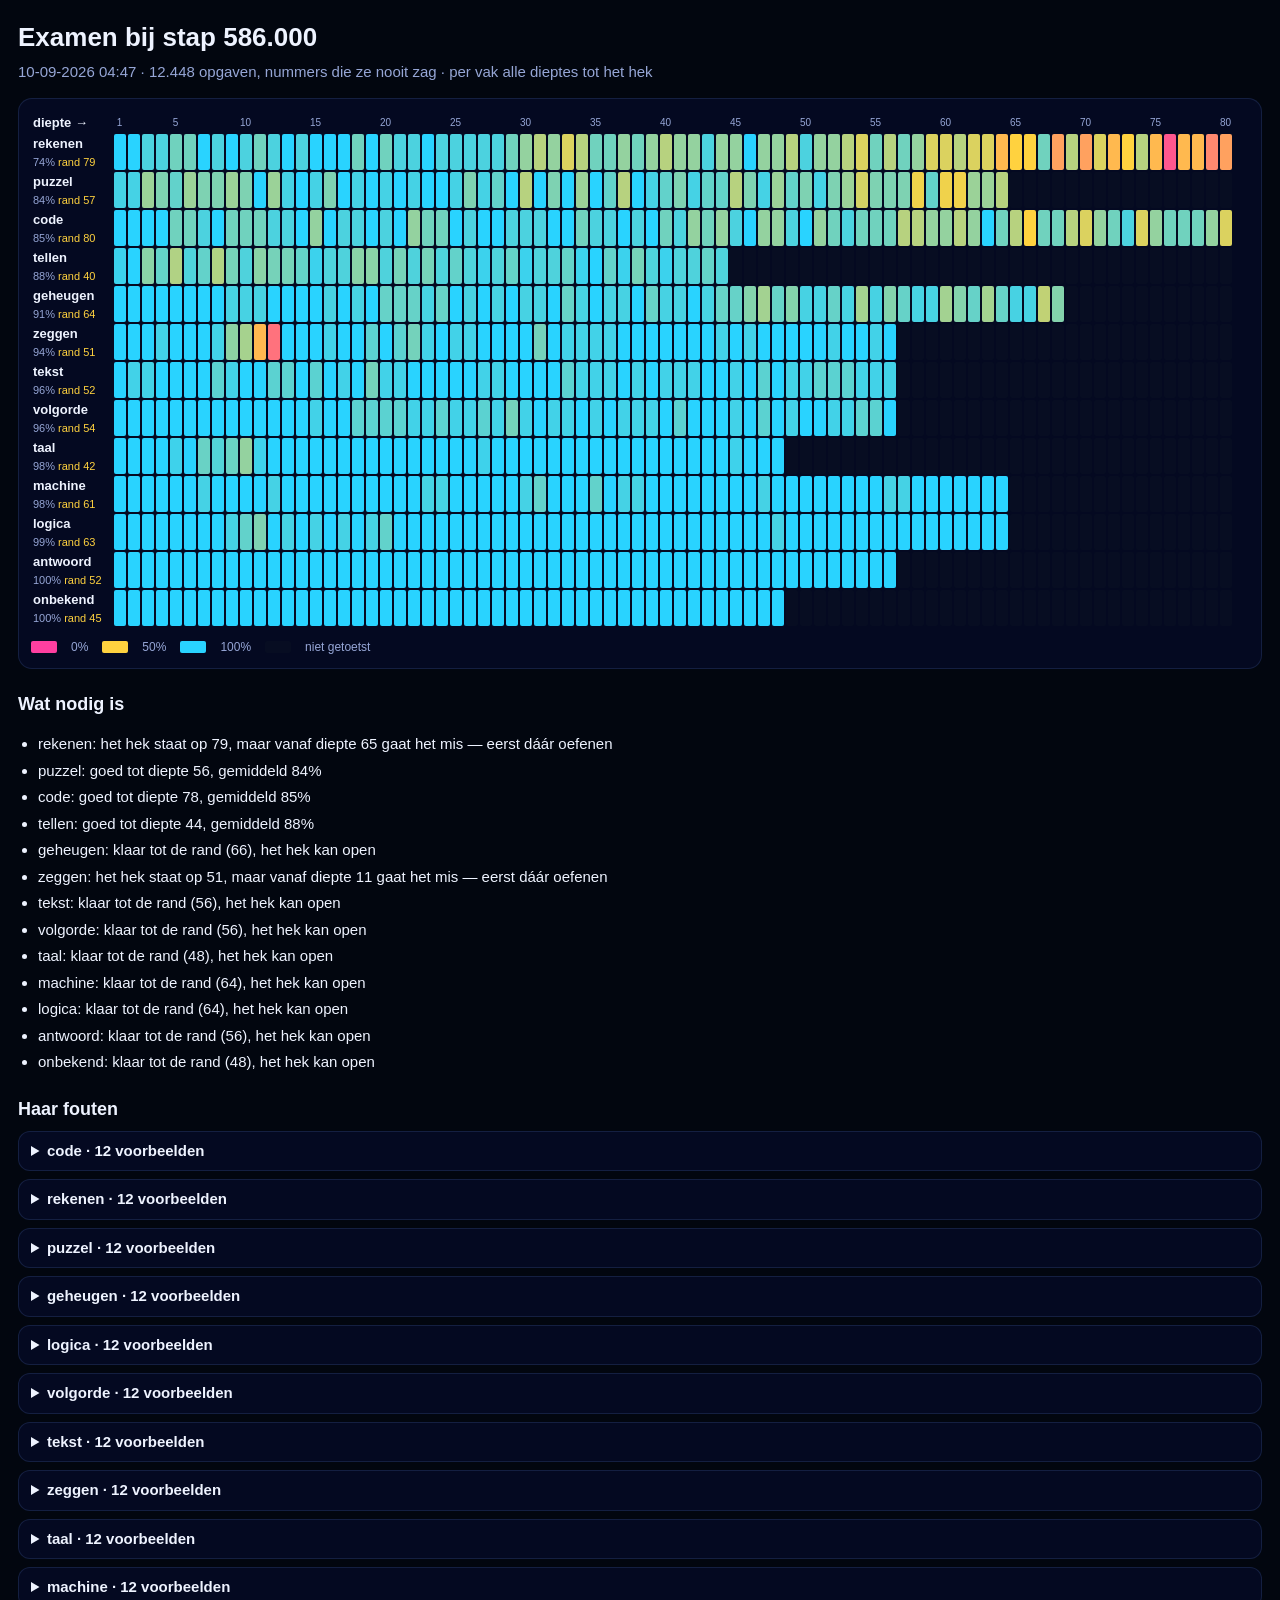
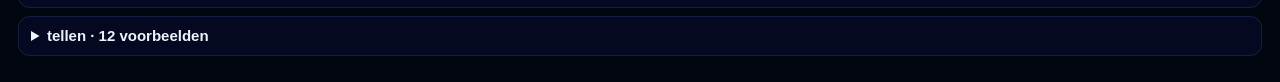
<file: examens/examen-586000.html>
<!doctype html><html lang="nl"><head><meta charset="utf-8"><meta name="viewport" content="width=device-width,initial-scale=1">
<title>Examen 586.000</title>
<style>
body{margin:0;background:#02060f;color:#eef3ff;font:15px/1.5 -apple-system,"Helvetica Neue",Arial,sans-serif;padding:18px}
h1{font-size:26px;margin:0 0 4px} .sub{color:#96a6d6;margin:0 0 14px}
.kaart{overflow-x:auto;background:rgba(5,11,36,.9);border:1px solid rgba(120,160,255,.14);border-radius:14px;padding:12px}
table{border-collapse:separate;border-spacing:2px} td{width:12px;height:22px;border-radius:2px;padding:0} td.leeg{background:#070d22}
tr.kop td{height:14px;font-size:10px;color:#96a6d6;text-align:center;width:12px}
th{text-align:left;font-weight:600;padding:0 10px 0 0;white-space:nowrap;font-size:13px} th small{display:block;font-weight:400;color:#96a6d6;font-size:11px}
.op{color:#29d3ff} .af{color:#ff3fa0} .gelijk{color:#96a6d6} .rand{color:#ffd23f}
.legenda{display:flex;gap:14px;align-items:center;color:#96a6d6;font-size:12px;margin:10px 0 0} .legenda i{display:inline-block;width:26px;height:12px;border-radius:2px;vertical-align:middle}
h2{font-size:18px;margin:22px 0 8px} ul{padding-left:20px} li{margin:4px 0}
details{background:rgba(5,11,36,.9);border:1px solid rgba(120,160,255,.14);border-radius:12px;padding:8px 12px;margin:8px 0} summary{cursor:pointer;font-weight:600}
.fout{border-top:1px solid rgba(120,160,255,.12);padding:8px 0} .fout b{color:#ffd23f} pre{white-space:pre-wrap;background:#070d22;padding:8px;border-radius:8px;font-size:12px;margin:6px 0}
.fout p{margin:2px 0;font-size:13px} .fout p span{color:#96a6d6;display:inline-block;width:64px}
</style></head><body>
<h1>Examen bij stap 586.000</h1>
<p class="sub">10-09-2026 04:47 · 12.448 opgaven, nummers die ze nooit zag · per vak alle dieptes tot het hek</p>

<div class="kaart"><table><tr class="kop"><th>diepte →</th><td>1</td><td></td><td></td><td></td><td>5</td><td></td><td></td><td></td><td></td><td>10</td><td></td><td></td><td></td><td></td><td>15</td><td></td><td></td><td></td><td></td><td>20</td><td></td><td></td><td></td><td></td><td>25</td><td></td><td></td><td></td><td></td><td>30</td><td></td><td></td><td></td><td></td><td>35</td><td></td><td></td><td></td><td></td><td>40</td><td></td><td></td><td></td><td></td><td>45</td><td></td><td></td><td></td><td></td><td>50</td><td></td><td></td><td></td><td></td><td>55</td><td></td><td></td><td></td><td></td><td>60</td><td></td><td></td><td></td><td></td><td>65</td><td></td><td></td><td></td><td></td><td>70</td><td></td><td></td><td></td><td></td><td>75</td><td></td><td></td><td></td><td></td><td>80</td></tr><tr><th>rekenen<small>74%  <span class="rand">rand 79</span></small></th><td title="rekenen diepte 1: 12/12" style="background:rgb(41,211,255)"></td><td title="rekenen diepte 2: 12/12" style="background:rgb(41,211,255)"></td><td title="rekenen diepte 3: 11/12" style="background:rgb(76,210,223)"></td><td title="rekenen diepte 4: 11/12" style="background:rgb(76,210,223)"></td><td title="rekenen diepte 5: 10/12" style="background:rgb(112,210,190)"></td><td title="rekenen diepte 6: 10/12" style="background:rgb(112,210,190)"></td><td title="rekenen diepte 7: 12/12" style="background:rgb(41,211,255)"></td><td title="rekenen diepte 8: 11/12" style="background:rgb(76,210,223)"></td><td title="rekenen diepte 9: 12/12" style="background:rgb(41,211,255)"></td><td title="rekenen diepte 10: 11/12" style="background:rgb(76,210,223)"></td><td title="rekenen diepte 11: 10/12" style="background:rgb(112,210,190)"></td><td title="rekenen diepte 12: 11/12" style="background:rgb(76,210,223)"></td><td title="rekenen diepte 13: 12/12" style="background:rgb(41,211,255)"></td><td title="rekenen diepte 14: 11/12" style="background:rgb(76,210,223)"></td><td title="rekenen diepte 15: 12/12" style="background:rgb(41,211,255)"></td><td title="rekenen diepte 16: 12/12" style="background:rgb(41,211,255)"></td><td title="rekenen diepte 17: 12/12" style="background:rgb(41,211,255)"></td><td title="rekenen diepte 18: 10/12" style="background:rgb(112,210,190)"></td><td title="rekenen diepte 19: 12/12" style="background:rgb(41,211,255)"></td><td title="rekenen diepte 20: 10/12" style="background:rgb(112,210,190)"></td><td title="rekenen diepte 21: 11/12" style="background:rgb(76,210,223)"></td><td title="rekenen diepte 22: 11/12" style="background:rgb(76,210,223)"></td><td title="rekenen diepte 23: 12/12" style="background:rgb(41,211,255)"></td><td title="rekenen diepte 24: 11/12" style="background:rgb(76,210,223)"></td><td title="rekenen diepte 25: 11/12" style="background:rgb(76,210,223)"></td><td title="rekenen diepte 26: 11/12" style="background:rgb(76,210,223)"></td><td title="rekenen diepte 27: 11/12" style="background:rgb(76,210,223)"></td><td title="rekenen diepte 28: 11/12" style="background:rgb(76,210,223)"></td><td title="rekenen diepte 29: 10/12" style="background:rgb(112,210,190)"></td><td title="rekenen diepte 30: 9/12" style="background:rgb(148,210,159)"></td><td title="rekenen diepte 31: 8/12" style="background:rgb(183,210,127)"></td><td title="rekenen diepte 32: 9/12" style="background:rgb(148,210,159)"></td><td title="rekenen diepte 33: 7/12" style="background:rgb(219,210,95)"></td><td title="rekenen diepte 34: 8/12" style="background:rgb(183,210,127)"></td><td title="rekenen diepte 35: 10/12" style="background:rgb(112,210,190)"></td><td title="rekenen diepte 36: 10/12" style="background:rgb(112,210,190)"></td><td title="rekenen diepte 37: 9/12" style="background:rgb(148,210,159)"></td><td title="rekenen diepte 38: 10/12" style="background:rgb(112,210,190)"></td><td title="rekenen diepte 39: 9/12" style="background:rgb(148,210,159)"></td><td title="rekenen diepte 40: 8/12" style="background:rgb(183,210,127)"></td><td title="rekenen diepte 41: 9/12" style="background:rgb(148,210,159)"></td><td title="rekenen diepte 42: 9/12" style="background:rgb(148,210,159)"></td><td title="rekenen diepte 43: 11/12" style="background:rgb(76,210,223)"></td><td title="rekenen diepte 44: 9/12" style="background:rgb(148,210,159)"></td><td title="rekenen diepte 45: 9/12" style="background:rgb(148,210,159)"></td><td title="rekenen diepte 46: 12/12" style="background:rgb(41,211,255)"></td><td title="rekenen diepte 47: 9/12" style="background:rgb(148,210,159)"></td><td title="rekenen diepte 48: 9/12" style="background:rgb(148,210,159)"></td><td title="rekenen diepte 49: 8/12" style="background:rgb(183,210,127)"></td><td title="rekenen diepte 50: 11/12" style="background:rgb(76,210,223)"></td><td title="rekenen diepte 51: 9/12" style="background:rgb(148,210,159)"></td><td title="rekenen diepte 52: 9/12" style="background:rgb(148,210,159)"></td><td title="rekenen diepte 53: 8/12" style="background:rgb(183,210,127)"></td><td title="rekenen diepte 54: 7/12" style="background:rgb(219,210,95)"></td><td title="rekenen diepte 55: 10/12" style="background:rgb(112,210,190)"></td><td title="rekenen diepte 56: 8/12" style="background:rgb(183,210,127)"></td><td title="rekenen diepte 57: 10/12" style="background:rgb(112,210,190)"></td><td title="rekenen diepte 58: 9/12" style="background:rgb(148,210,159)"></td><td title="rekenen diepte 59: 7/12" style="background:rgb(219,210,95)"></td><td title="rekenen diepte 60: 7/12" style="background:rgb(219,210,95)"></td><td title="rekenen diepte 61: 8/12" style="background:rgb(183,210,127)"></td><td title="rekenen diepte 62: 7/12" style="background:rgb(219,210,95)"></td><td title="rekenen diepte 63: 7/12" style="background:rgb(219,210,95)"></td><td title="rekenen diepte 64: 5/12" style="background:rgb(255,185,79)"></td><td title="rekenen diepte 65: 6/12" style="background:rgb(255,210,63)"></td><td title="rekenen diepte 66: 6/12" style="background:rgb(255,210,63)"></td><td title="rekenen diepte 67: 10/12" style="background:rgb(112,210,190)"></td><td title="rekenen diepte 68: 4/12" style="background:rgb(255,161,95)"></td><td title="rekenen diepte 69: 8/12" style="background:rgb(183,210,127)"></td><td title="rekenen diepte 70: 4/12" style="background:rgb(255,161,95)"></td><td title="rekenen diepte 71: 7/12" style="background:rgb(219,210,95)"></td><td title="rekenen diepte 72: 5/12" style="background:rgb(255,185,79)"></td><td title="rekenen diepte 73: 6/12" style="background:rgb(255,210,63)"></td><td title="rekenen diepte 74: 8/12" style="background:rgb(183,210,127)"></td><td title="rekenen diepte 75: 5/12" style="background:rgb(255,185,79)"></td><td title="rekenen diepte 76: 1/12" style="background:rgb(255,87,143)"></td><td title="rekenen diepte 77: 5/12" style="background:rgb(255,185,79)"></td><td title="rekenen diepte 78: 5/12" style="background:rgb(255,185,79)"></td><td title="rekenen diepte 79: 3/12" style="background:rgb(255,136,111)"></td><td title="rekenen diepte 80: 4/12" style="background:rgb(255,161,95)"></td></tr><tr><th>puzzel<small>84%  <span class="rand">rand 57</span></small></th><td title="puzzel diepte 1: 14/15" style="background:rgb(69,210,229)"></td><td title="puzzel diepte 2: 14/15" style="background:rgb(69,210,229)"></td><td title="puzzel diepte 3: 11/15" style="background:rgb(155,210,152)"></td><td title="puzzel diepte 4: 12/15" style="background:rgb(126,210,178)"></td><td title="puzzel diepte 5: 13/15" style="background:rgb(98,210,203)"></td><td title="puzzel diepte 6: 11/15" style="background:rgb(155,210,152)"></td><td title="puzzel diepte 7: 12/15" style="background:rgb(126,210,178)"></td><td title="puzzel diepte 8: 12/15" style="background:rgb(126,210,178)"></td><td title="puzzel diepte 9: 11/15" style="background:rgb(155,210,152)"></td><td title="puzzel diepte 10: 12/15" style="background:rgb(126,210,178)"></td><td title="puzzel diepte 11: 15/15" style="background:rgb(41,211,255)"></td><td title="puzzel diepte 12: 11/15" style="background:rgb(155,210,152)"></td><td title="puzzel diepte 13: 14/15" style="background:rgb(69,210,229)"></td><td title="puzzel diepte 14: 15/15" style="background:rgb(41,211,255)"></td><td title="puzzel diepte 15: 14/15" style="background:rgb(69,210,229)"></td><td title="puzzel diepte 16: 12/15" style="background:rgb(126,210,178)"></td><td title="puzzel diepte 17: 15/15" style="background:rgb(41,211,255)"></td><td title="puzzel diepte 18: 14/15" style="background:rgb(69,210,229)"></td><td title="puzzel diepte 19: 15/15" style="background:rgb(41,211,255)"></td><td title="puzzel diepte 20: 14/15" style="background:rgb(69,210,229)"></td><td title="puzzel diepte 21: 15/15" style="background:rgb(41,211,255)"></td><td title="puzzel diepte 22: 14/15" style="background:rgb(69,210,229)"></td><td title="puzzel diepte 23: 15/15" style="background:rgb(41,211,255)"></td><td title="puzzel diepte 24: 15/15" style="background:rgb(41,211,255)"></td><td title="puzzel diepte 25: 14/15" style="background:rgb(69,210,229)"></td><td title="puzzel diepte 26: 12/15" style="background:rgb(126,210,178)"></td><td title="puzzel diepte 27: 14/15" style="background:rgb(69,210,229)"></td><td title="puzzel diepte 28: 13/15" style="background:rgb(98,210,203)"></td><td title="puzzel diepte 29: 15/15" style="background:rgb(41,211,255)"></td><td title="puzzel diepte 30: 10/15" style="background:rgb(183,210,127)"></td><td title="puzzel diepte 31: 15/15" style="background:rgb(41,211,255)"></td><td title="puzzel diepte 32: 12/15" style="background:rgb(126,210,178)"></td><td title="puzzel diepte 33: 15/15" style="background:rgb(41,211,255)"></td><td title="puzzel diepte 34: 11/15" style="background:rgb(155,210,152)"></td><td title="puzzel diepte 35: 15/15" style="background:rgb(41,211,255)"></td><td title="puzzel diepte 36: 13/15" style="background:rgb(98,210,203)"></td><td title="puzzel diepte 37: 10/15" style="background:rgb(183,210,127)"></td><td title="puzzel diepte 38: 15/15" style="background:rgb(41,211,255)"></td><td title="puzzel diepte 39: 14/15" style="background:rgb(69,210,229)"></td><td title="puzzel diepte 40: 13/15" style="background:rgb(98,210,203)"></td><td title="puzzel diepte 41: 12/15" style="background:rgb(126,210,178)"></td><td title="puzzel diepte 42: 14/15" style="background:rgb(69,210,229)"></td><td title="puzzel diepte 43: 13/15" style="background:rgb(98,210,203)"></td><td title="puzzel diepte 44: 13/15" style="background:rgb(98,210,203)"></td><td title="puzzel diepte 45: 10/15" style="background:rgb(183,210,127)"></td><td title="puzzel diepte 46: 12/15" style="background:rgb(126,210,178)"></td><td title="puzzel diepte 47: 14/15" style="background:rgb(69,210,229)"></td><td title="puzzel diepte 48: 11/15" style="background:rgb(155,210,152)"></td><td title="puzzel diepte 49: 13/15" style="background:rgb(98,210,203)"></td><td title="puzzel diepte 50: 12/15" style="background:rgb(126,210,178)"></td><td title="puzzel diepte 51: 14/15" style="background:rgb(69,210,229)"></td><td title="puzzel diepte 52: 12/15" style="background:rgb(126,210,178)"></td><td title="puzzel diepte 53: 11/15" style="background:rgb(155,210,152)"></td><td title="puzzel diepte 54: 9/15" style="background:rgb(212,210,101)"></td><td title="puzzel diepte 55: 12/15" style="background:rgb(126,210,178)"></td><td title="puzzel diepte 56: 12/15" style="background:rgb(126,210,178)"></td><td title="puzzel diepte 57: 12/15" style="background:rgb(126,210,178)"></td><td title="puzzel diepte 58: 8/15" style="background:rgb(240,210,75)"></td><td title="puzzel diepte 59: 13/15" style="background:rgb(98,210,203)"></td><td title="puzzel diepte 60: 8/15" style="background:rgb(240,210,75)"></td><td title="puzzel diepte 61: 8/15" style="background:rgb(240,210,75)"></td><td title="puzzel diepte 62: 11/15" style="background:rgb(155,210,152)"></td><td title="puzzel diepte 63: 11/15" style="background:rgb(155,210,152)"></td><td title="puzzel diepte 64: 10/15" style="background:rgb(183,210,127)"></td><td class="leeg"></td><td class="leeg"></td><td class="leeg"></td><td class="leeg"></td><td class="leeg"></td><td class="leeg"></td><td class="leeg"></td><td class="leeg"></td><td class="leeg"></td><td class="leeg"></td><td class="leeg"></td><td class="leeg"></td><td class="leeg"></td><td class="leeg"></td><td class="leeg"></td><td class="leeg"></td></tr><tr><th>code<small>85%  <span class="rand">rand 80</span></small></th><td title="code diepte 1: 12/12" style="background:rgb(41,211,255)"></td><td title="code diepte 2: 12/12" style="background:rgb(41,211,255)"></td><td title="code diepte 3: 12/12" style="background:rgb(41,211,255)"></td><td title="code diepte 4: 12/12" style="background:rgb(41,211,255)"></td><td title="code diepte 5: 10/12" style="background:rgb(112,210,190)"></td><td title="code diepte 6: 10/12" style="background:rgb(112,210,190)"></td><td title="code diepte 7: 11/12" style="background:rgb(76,210,223)"></td><td title="code diepte 8: 12/12" style="background:rgb(41,211,255)"></td><td title="code diepte 9: 10/12" style="background:rgb(112,210,190)"></td><td title="code diepte 10: 10/12" style="background:rgb(112,210,190)"></td><td title="code diepte 11: 10/12" style="background:rgb(112,210,190)"></td><td title="code diepte 12: 11/12" style="background:rgb(76,210,223)"></td><td title="code diepte 13: 11/12" style="background:rgb(76,210,223)"></td><td title="code diepte 14: 12/12" style="background:rgb(41,211,255)"></td><td title="code diepte 15: 9/12" style="background:rgb(148,210,159)"></td><td title="code diepte 16: 12/12" style="background:rgb(41,211,255)"></td><td title="code diepte 17: 11/12" style="background:rgb(76,210,223)"></td><td title="code diepte 18: 11/12" style="background:rgb(76,210,223)"></td><td title="code diepte 19: 12/12" style="background:rgb(41,211,255)"></td><td title="code diepte 20: 11/12" style="background:rgb(76,210,223)"></td><td title="code diepte 21: 12/12" style="background:rgb(41,211,255)"></td><td title="code diepte 22: 9/12" style="background:rgb(148,210,159)"></td><td title="code diepte 23: 10/12" style="background:rgb(112,210,190)"></td><td title="code diepte 24: 10/12" style="background:rgb(112,210,190)"></td><td title="code diepte 25: 12/12" style="background:rgb(41,211,255)"></td><td title="code diepte 26: 11/12" style="background:rgb(76,210,223)"></td><td title="code diepte 27: 12/12" style="background:rgb(41,211,255)"></td><td title="code diepte 28: 12/12" style="background:rgb(41,211,255)"></td><td title="code diepte 29: 11/12" style="background:rgb(76,210,223)"></td><td title="code diepte 30: 11/12" style="background:rgb(76,210,223)"></td><td title="code diepte 31: 11/12" style="background:rgb(76,210,223)"></td><td title="code diepte 32: 12/12" style="background:rgb(41,211,255)"></td><td title="code diepte 33: 12/12" style="background:rgb(41,211,255)"></td><td title="code diepte 34: 10/12" style="background:rgb(112,210,190)"></td><td title="code diepte 35: 11/12" style="background:rgb(76,210,223)"></td><td title="code diepte 36: 11/12" style="background:rgb(76,210,223)"></td><td title="code diepte 37: 12/12" style="background:rgb(41,211,255)"></td><td title="code diepte 38: 11/12" style="background:rgb(76,210,223)"></td><td title="code diepte 39: 12/12" style="background:rgb(41,211,255)"></td><td title="code diepte 40: 10/12" style="background:rgb(112,210,190)"></td><td title="code diepte 41: 11/12" style="background:rgb(76,210,223)"></td><td title="code diepte 42: 9/12" style="background:rgb(148,210,159)"></td><td title="code diepte 43: 10/12" style="background:rgb(112,210,190)"></td><td title="code diepte 44: 9/12" style="background:rgb(148,210,159)"></td><td title="code diepte 45: 11/12" style="background:rgb(76,210,223)"></td><td title="code diepte 46: 12/12" style="background:rgb(41,211,255)"></td><td title="code diepte 47: 9/12" style="background:rgb(148,210,159)"></td><td title="code diepte 48: 9/12" style="background:rgb(148,210,159)"></td><td title="code diepte 49: 11/12" style="background:rgb(76,210,223)"></td><td title="code diepte 50: 12/12" style="background:rgb(41,211,255)"></td><td title="code diepte 51: 9/12" style="background:rgb(148,210,159)"></td><td title="code diepte 52: 10/12" style="background:rgb(112,210,190)"></td><td title="code diepte 53: 11/12" style="background:rgb(76,210,223)"></td><td title="code diepte 54: 10/12" style="background:rgb(112,210,190)"></td><td title="code diepte 55: 10/12" style="background:rgb(112,210,190)"></td><td title="code diepte 56: 10/12" style="background:rgb(112,210,190)"></td><td title="code diepte 57: 8/12" style="background:rgb(183,210,127)"></td><td title="code diepte 58: 8/12" style="background:rgb(183,210,127)"></td><td title="code diepte 59: 9/12" style="background:rgb(148,210,159)"></td><td title="code diepte 60: 9/12" style="background:rgb(148,210,159)"></td><td title="code diepte 61: 8/12" style="background:rgb(183,210,127)"></td><td title="code diepte 62: 9/12" style="background:rgb(148,210,159)"></td><td title="code diepte 63: 12/12" style="background:rgb(41,211,255)"></td><td title="code diepte 64: 10/12" style="background:rgb(112,210,190)"></td><td title="code diepte 65: 8/12" style="background:rgb(183,210,127)"></td><td title="code diepte 66: 6/12" style="background:rgb(255,210,63)"></td><td title="code diepte 67: 10/12" style="background:rgb(112,210,190)"></td><td title="code diepte 68: 10/12" style="background:rgb(112,210,190)"></td><td title="code diepte 69: 8/12" style="background:rgb(183,210,127)"></td><td title="code diepte 70: 7/12" style="background:rgb(219,210,95)"></td><td title="code diepte 71: 9/12" style="background:rgb(148,210,159)"></td><td title="code diepte 72: 10/12" style="background:rgb(112,210,190)"></td><td title="code diepte 73: 11/12" style="background:rgb(76,210,223)"></td><td title="code diepte 74: 7/12" style="background:rgb(219,210,95)"></td><td title="code diepte 75: 9/12" style="background:rgb(148,210,159)"></td><td title="code diepte 76: 10/12" style="background:rgb(112,210,190)"></td><td title="code diepte 77: 10/12" style="background:rgb(112,210,190)"></td><td title="code diepte 78: 10/12" style="background:rgb(112,210,190)"></td><td title="code diepte 79: 9/12" style="background:rgb(148,210,159)"></td><td title="code diepte 80: 7/12" style="background:rgb(219,210,95)"></td></tr><tr><th>tellen<small>88%  <span class="rand">rand 40</span></small></th><td title="tellen diepte 1: 21/22" style="background:rgb(60,210,237)"></td><td title="tellen diepte 2: 22/22" style="background:rgb(41,211,255)"></td><td title="tellen diepte 3: 17/22" style="background:rgb(138,210,167)"></td><td title="tellen diepte 4: 19/22" style="background:rgb(99,210,202)"></td><td title="tellen diepte 5: 15/22" style="background:rgb(177,210,132)"></td><td title="tellen diepte 6: 20/22" style="background:rgb(79,210,220)"></td><td title="tellen diepte 7: 19/22" style="background:rgb(99,210,202)"></td><td title="tellen diepte 8: 15/22" style="background:rgb(177,210,132)"></td><td title="tellen diepte 9: 18/22" style="background:rgb(118,210,185)"></td><td title="tellen diepte 10: 20/22" style="background:rgb(79,210,220)"></td><td title="tellen diepte 11: 17/22" style="background:rgb(138,210,167)"></td><td title="tellen diepte 12: 18/22" style="background:rgb(118,210,185)"></td><td title="tellen diepte 13: 18/22" style="background:rgb(118,210,185)"></td><td title="tellen diepte 14: 19/22" style="background:rgb(99,210,202)"></td><td title="tellen diepte 15: 21/22" style="background:rgb(60,210,237)"></td><td title="tellen diepte 16: 20/22" style="background:rgb(79,210,220)"></td><td title="tellen diepte 17: 20/22" style="background:rgb(79,210,220)"></td><td title="tellen diepte 18: 17/22" style="background:rgb(138,210,167)"></td><td title="tellen diepte 19: 17/22" style="background:rgb(138,210,167)"></td><td title="tellen diepte 20: 20/22" style="background:rgb(79,210,220)"></td><td title="tellen diepte 21: 18/22" style="background:rgb(118,210,185)"></td><td title="tellen diepte 22: 20/22" style="background:rgb(79,210,220)"></td><td title="tellen diepte 23: 18/22" style="background:rgb(118,210,185)"></td><td title="tellen diepte 24: 20/22" style="background:rgb(79,210,220)"></td><td title="tellen diepte 25: 19/22" style="background:rgb(99,210,202)"></td><td title="tellen diepte 26: 20/22" style="background:rgb(79,210,220)"></td><td title="tellen diepte 27: 21/22" style="background:rgb(60,210,237)"></td><td title="tellen diepte 28: 20/22" style="background:rgb(79,210,220)"></td><td title="tellen diepte 29: 19/22" style="background:rgb(99,210,202)"></td><td title="tellen diepte 30: 21/22" style="background:rgb(60,210,237)"></td><td title="tellen diepte 31: 20/22" style="background:rgb(79,210,220)"></td><td title="tellen diepte 32: 20/22" style="background:rgb(79,210,220)"></td><td title="tellen diepte 33: 19/22" style="background:rgb(99,210,202)"></td><td title="tellen diepte 34: 21/22" style="background:rgb(60,210,237)"></td><td title="tellen diepte 35: 22/22" style="background:rgb(41,211,255)"></td><td title="tellen diepte 36: 19/22" style="background:rgb(99,210,202)"></td><td title="tellen diepte 37: 21/22" style="background:rgb(60,210,237)"></td><td title="tellen diepte 38: 18/22" style="background:rgb(118,210,185)"></td><td title="tellen diepte 39: 20/22" style="background:rgb(79,210,220)"></td><td title="tellen diepte 40: 21/22" style="background:rgb(60,210,237)"></td><td title="tellen diepte 41: 20/22" style="background:rgb(79,210,220)"></td><td title="tellen diepte 42: 20/22" style="background:rgb(79,210,220)"></td><td title="tellen diepte 43: 19/22" style="background:rgb(99,210,202)"></td><td title="tellen diepte 44: 20/22" style="background:rgb(79,210,220)"></td><td class="leeg"></td><td class="leeg"></td><td class="leeg"></td><td class="leeg"></td><td class="leeg"></td><td class="leeg"></td><td class="leeg"></td><td class="leeg"></td><td class="leeg"></td><td class="leeg"></td><td class="leeg"></td><td class="leeg"></td><td class="leeg"></td><td class="leeg"></td><td class="leeg"></td><td class="leeg"></td><td class="leeg"></td><td class="leeg"></td><td class="leeg"></td><td class="leeg"></td><td class="leeg"></td><td class="leeg"></td><td class="leeg"></td><td class="leeg"></td><td class="leeg"></td><td class="leeg"></td><td class="leeg"></td><td class="leeg"></td><td class="leeg"></td><td class="leeg"></td><td class="leeg"></td><td class="leeg"></td><td class="leeg"></td><td class="leeg"></td><td class="leeg"></td><td class="leeg"></td></tr><tr><th>geheugen<small>91%  <span class="rand">rand 64</span></small></th><td title="geheugen diepte 1: 14/14" style="background:rgb(41,211,255)"></td><td title="geheugen diepte 2: 14/14" style="background:rgb(41,211,255)"></td><td title="geheugen diepte 3: 14/14" style="background:rgb(41,211,255)"></td><td title="geheugen diepte 4: 14/14" style="background:rgb(41,211,255)"></td><td title="geheugen diepte 5: 14/14" style="background:rgb(41,211,255)"></td><td title="geheugen diepte 6: 14/14" style="background:rgb(41,211,255)"></td><td title="geheugen diepte 7: 14/14" style="background:rgb(41,211,255)"></td><td title="geheugen diepte 8: 14/14" style="background:rgb(41,211,255)"></td><td title="geheugen diepte 9: 13/14" style="background:rgb(71,210,227)"></td><td title="geheugen diepte 10: 13/14" style="background:rgb(71,210,227)"></td><td title="geheugen diepte 11: 13/14" style="background:rgb(71,210,227)"></td><td title="geheugen diepte 12: 14/14" style="background:rgb(41,211,255)"></td><td title="geheugen diepte 13: 14/14" style="background:rgb(41,211,255)"></td><td title="geheugen diepte 14: 14/14" style="background:rgb(41,211,255)"></td><td title="geheugen diepte 15: 14/14" style="background:rgb(41,211,255)"></td><td title="geheugen diepte 16: 13/14" style="background:rgb(71,210,227)"></td><td title="geheugen diepte 17: 14/14" style="background:rgb(41,211,255)"></td><td title="geheugen diepte 18: 13/14" style="background:rgb(71,210,227)"></td><td title="geheugen diepte 19: 14/14" style="background:rgb(41,211,255)"></td><td title="geheugen diepte 20: 12/14" style="background:rgb(102,210,200)"></td><td title="geheugen diepte 21: 12/14" style="background:rgb(102,210,200)"></td><td title="geheugen diepte 22: 12/14" style="background:rgb(102,210,200)"></td><td title="geheugen diepte 23: 13/14" style="background:rgb(71,210,227)"></td><td title="geheugen diepte 24: 12/14" style="background:rgb(102,210,200)"></td><td title="geheugen diepte 25: 14/14" style="background:rgb(41,211,255)"></td><td title="geheugen diepte 26: 13/14" style="background:rgb(71,210,227)"></td><td title="geheugen diepte 27: 14/14" style="background:rgb(41,211,255)"></td><td title="geheugen diepte 28: 13/14" style="background:rgb(71,210,227)"></td><td title="geheugen diepte 29: 14/14" style="background:rgb(41,211,255)"></td><td title="geheugen diepte 30: 13/14" style="background:rgb(71,210,227)"></td><td title="geheugen diepte 31: 13/14" style="background:rgb(71,210,227)"></td><td title="geheugen diepte 32: 14/14" style="background:rgb(41,211,255)"></td><td title="geheugen diepte 33: 12/14" style="background:rgb(102,210,200)"></td><td title="geheugen diepte 34: 13/14" style="background:rgb(71,210,227)"></td><td title="geheugen diepte 35: 14/14" style="background:rgb(41,211,255)"></td><td title="geheugen diepte 36: 13/14" style="background:rgb(71,210,227)"></td><td title="geheugen diepte 37: 13/14" style="background:rgb(71,210,227)"></td><td title="geheugen diepte 38: 14/14" style="background:rgb(41,211,255)"></td><td title="geheugen diepte 39: 12/14" style="background:rgb(102,210,200)"></td><td title="geheugen diepte 40: 13/14" style="background:rgb(71,210,227)"></td><td title="geheugen diepte 41: 13/14" style="background:rgb(71,210,227)"></td><td title="geheugen diepte 42: 14/14" style="background:rgb(41,211,255)"></td><td title="geheugen diepte 43: 13/14" style="background:rgb(71,210,227)"></td><td title="geheugen diepte 44: 12/14" style="background:rgb(102,210,200)"></td><td title="geheugen diepte 45: 12/14" style="background:rgb(102,210,200)"></td><td title="geheugen diepte 46: 11/14" style="background:rgb(132,210,172)"></td><td title="geheugen diepte 47: 10/14" style="background:rgb(163,210,145)"></td><td title="geheugen diepte 48: 12/14" style="background:rgb(102,210,200)"></td><td title="geheugen diepte 49: 11/14" style="background:rgb(132,210,172)"></td><td title="geheugen diepte 50: 13/14" style="background:rgb(71,210,227)"></td><td title="geheugen diepte 51: 13/14" style="background:rgb(71,210,227)"></td><td title="geheugen diepte 52: 12/14" style="background:rgb(102,210,200)"></td><td title="geheugen diepte 53: 13/14" style="background:rgb(71,210,227)"></td><td title="geheugen diepte 54: 10/14" style="background:rgb(163,210,145)"></td><td title="geheugen diepte 55: 13/14" style="background:rgb(71,210,227)"></td><td title="geheugen diepte 56: 11/14" style="background:rgb(132,210,172)"></td><td title="geheugen diepte 57: 12/14" style="background:rgb(102,210,200)"></td><td title="geheugen diepte 58: 13/14" style="background:rgb(71,210,227)"></td><td title="geheugen diepte 59: 13/14" style="background:rgb(71,210,227)"></td><td title="geheugen diepte 60: 10/14" style="background:rgb(163,210,145)"></td><td title="geheugen diepte 61: 11/14" style="background:rgb(132,210,172)"></td><td title="geheugen diepte 62: 12/14" style="background:rgb(102,210,200)"></td><td title="geheugen diepte 63: 10/14" style="background:rgb(163,210,145)"></td><td title="geheugen diepte 64: 12/14" style="background:rgb(102,210,200)"></td><td title="geheugen diepte 65: 13/14" style="background:rgb(71,210,227)"></td><td title="geheugen diepte 66: 13/14" style="background:rgb(71,210,227)"></td><td title="geheugen diepte 67: 9/14" style="background:rgb(193,210,117)"></td><td title="geheugen diepte 68: 11/14" style="background:rgb(132,210,172)"></td><td class="leeg"></td><td class="leeg"></td><td class="leeg"></td><td class="leeg"></td><td class="leeg"></td><td class="leeg"></td><td class="leeg"></td><td class="leeg"></td><td class="leeg"></td><td class="leeg"></td><td class="leeg"></td><td class="leeg"></td></tr><tr><th>zeggen<small>94%  <span class="rand">rand 51</span></small></th><td title="zeggen diepte 1: 17/17" style="background:rgb(41,211,255)"></td><td title="zeggen diepte 2: 17/17" style="background:rgb(41,211,255)"></td><td title="zeggen diepte 3: 17/17" style="background:rgb(41,211,255)"></td><td title="zeggen diepte 4: 16/17" style="background:rgb(66,210,232)"></td><td title="zeggen diepte 5: 17/17" style="background:rgb(41,211,255)"></td><td title="zeggen diepte 6: 17/17" style="background:rgb(41,211,255)"></td><td title="zeggen diepte 7: 17/17" style="background:rgb(41,211,255)"></td><td title="zeggen diepte 8: 16/17" style="background:rgb(66,210,232)"></td><td title="zeggen diepte 9: 13/17" style="background:rgb(141,210,164)"></td><td title="zeggen diepte 10: 12/17" style="background:rgb(166,210,142)"></td><td title="zeggen diepte 11: 7/17" style="background:rgb(255,184,80)"></td><td title="zeggen diepte 12: 3/17" style="background:rgb(255,114,125)"></td><td title="zeggen diepte 13: 17/17" style="background:rgb(41,211,255)"></td><td title="zeggen diepte 14: 17/17" style="background:rgb(41,211,255)"></td><td title="zeggen diepte 15: 17/17" style="background:rgb(41,211,255)"></td><td title="zeggen diepte 16: 16/17" style="background:rgb(66,210,232)"></td><td title="zeggen diepte 17: 17/17" style="background:rgb(41,211,255)"></td><td title="zeggen diepte 18: 17/17" style="background:rgb(41,211,255)"></td><td title="zeggen diepte 19: 15/17" style="background:rgb(91,210,209)"></td><td title="zeggen diepte 20: 17/17" style="background:rgb(41,211,255)"></td><td title="zeggen diepte 21: 15/17" style="background:rgb(91,210,209)"></td><td title="zeggen diepte 22: 14/17" style="background:rgb(116,210,187)"></td><td title="zeggen diepte 23: 16/17" style="background:rgb(66,210,232)"></td><td title="zeggen diepte 24: 17/17" style="background:rgb(41,211,255)"></td><td title="zeggen diepte 25: 16/17" style="background:rgb(66,210,232)"></td><td title="zeggen diepte 26: 16/17" style="background:rgb(66,210,232)"></td><td title="zeggen diepte 27: 17/17" style="background:rgb(41,211,255)"></td><td title="zeggen diepte 28: 17/17" style="background:rgb(41,211,255)"></td><td title="zeggen diepte 29: 17/17" style="background:rgb(41,211,255)"></td><td title="zeggen diepte 30: 17/17" style="background:rgb(41,211,255)"></td><td title="zeggen diepte 31: 14/17" style="background:rgb(116,210,187)"></td><td title="zeggen diepte 32: 17/17" style="background:rgb(41,211,255)"></td><td title="zeggen diepte 33: 16/17" style="background:rgb(66,210,232)"></td><td title="zeggen diepte 34: 16/17" style="background:rgb(66,210,232)"></td><td title="zeggen diepte 35: 16/17" style="background:rgb(66,210,232)"></td><td title="zeggen diepte 36: 16/17" style="background:rgb(66,210,232)"></td><td title="zeggen diepte 37: 17/17" style="background:rgb(41,211,255)"></td><td title="zeggen diepte 38: 17/17" style="background:rgb(41,211,255)"></td><td title="zeggen diepte 39: 17/17" style="background:rgb(41,211,255)"></td><td title="zeggen diepte 40: 17/17" style="background:rgb(41,211,255)"></td><td title="zeggen diepte 41: 17/17" style="background:rgb(41,211,255)"></td><td title="zeggen diepte 42: 17/17" style="background:rgb(41,211,255)"></td><td title="zeggen diepte 43: 17/17" style="background:rgb(41,211,255)"></td><td title="zeggen diepte 44: 16/17" style="background:rgb(66,210,232)"></td><td title="zeggen diepte 45: 17/17" style="background:rgb(41,211,255)"></td><td title="zeggen diepte 46: 16/17" style="background:rgb(66,210,232)"></td><td title="zeggen diepte 47: 17/17" style="background:rgb(41,211,255)"></td><td title="zeggen diepte 48: 17/17" style="background:rgb(41,211,255)"></td><td title="zeggen diepte 49: 17/17" style="background:rgb(41,211,255)"></td><td title="zeggen diepte 50: 17/17" style="background:rgb(41,211,255)"></td><td title="zeggen diepte 51: 17/17" style="background:rgb(41,211,255)"></td><td title="zeggen diepte 52: 16/17" style="background:rgb(66,210,232)"></td><td title="zeggen diepte 53: 17/17" style="background:rgb(41,211,255)"></td><td title="zeggen diepte 54: 17/17" style="background:rgb(41,211,255)"></td><td title="zeggen diepte 55: 16/17" style="background:rgb(66,210,232)"></td><td title="zeggen diepte 56: 17/17" style="background:rgb(41,211,255)"></td><td class="leeg"></td><td class="leeg"></td><td class="leeg"></td><td class="leeg"></td><td class="leeg"></td><td class="leeg"></td><td class="leeg"></td><td class="leeg"></td><td class="leeg"></td><td class="leeg"></td><td class="leeg"></td><td class="leeg"></td><td class="leeg"></td><td class="leeg"></td><td class="leeg"></td><td class="leeg"></td><td class="leeg"></td><td class="leeg"></td><td class="leeg"></td><td class="leeg"></td><td class="leeg"></td><td class="leeg"></td><td class="leeg"></td><td class="leeg"></td></tr><tr><th>tekst<small>96%  <span class="rand">rand 52</span></small></th><td title="tekst diepte 1: 17/17" style="background:rgb(41,211,255)"></td><td title="tekst diepte 2: 16/17" style="background:rgb(66,210,232)"></td><td title="tekst diepte 3: 16/17" style="background:rgb(66,210,232)"></td><td title="tekst diepte 4: 17/17" style="background:rgb(41,211,255)"></td><td title="tekst diepte 5: 17/17" style="background:rgb(41,211,255)"></td><td title="tekst diepte 6: 17/17" style="background:rgb(41,211,255)"></td><td title="tekst diepte 7: 17/17" style="background:rgb(41,211,255)"></td><td title="tekst diepte 8: 15/17" style="background:rgb(91,210,209)"></td><td title="tekst diepte 9: 16/17" style="background:rgb(66,210,232)"></td><td title="tekst diepte 10: 17/17" style="background:rgb(41,211,255)"></td><td title="tekst diepte 11: 17/17" style="background:rgb(41,211,255)"></td><td title="tekst diepte 12: 15/17" style="background:rgb(91,210,209)"></td><td title="tekst diepte 13: 15/17" style="background:rgb(91,210,209)"></td><td title="tekst diepte 14: 17/17" style="background:rgb(41,211,255)"></td><td title="tekst diepte 15: 15/17" style="background:rgb(91,210,209)"></td><td title="tekst diepte 16: 17/17" style="background:rgb(41,211,255)"></td><td title="tekst diepte 17: 16/17" style="background:rgb(66,210,232)"></td><td title="tekst diepte 18: 17/17" style="background:rgb(41,211,255)"></td><td title="tekst diepte 19: 14/17" style="background:rgb(116,210,187)"></td><td title="tekst diepte 20: 16/17" style="background:rgb(66,210,232)"></td><td title="tekst diepte 21: 16/17" style="background:rgb(66,210,232)"></td><td title="tekst diepte 22: 17/17" style="background:rgb(41,211,255)"></td><td title="tekst diepte 23: 17/17" style="background:rgb(41,211,255)"></td><td title="tekst diepte 24: 17/17" style="background:rgb(41,211,255)"></td><td title="tekst diepte 25: 17/17" style="background:rgb(41,211,255)"></td><td title="tekst diepte 26: 17/17" style="background:rgb(41,211,255)"></td><td title="tekst diepte 27: 16/17" style="background:rgb(66,210,232)"></td><td title="tekst diepte 28: 16/17" style="background:rgb(66,210,232)"></td><td title="tekst diepte 29: 17/17" style="background:rgb(41,211,255)"></td><td title="tekst diepte 30: 17/17" style="background:rgb(41,211,255)"></td><td title="tekst diepte 31: 17/17" style="background:rgb(41,211,255)"></td><td title="tekst diepte 32: 17/17" style="background:rgb(41,211,255)"></td><td title="tekst diepte 33: 15/17" style="background:rgb(91,210,209)"></td><td title="tekst diepte 34: 16/17" style="background:rgb(66,210,232)"></td><td title="tekst diepte 35: 16/17" style="background:rgb(66,210,232)"></td><td title="tekst diepte 36: 16/17" style="background:rgb(66,210,232)"></td><td title="tekst diepte 37: 17/17" style="background:rgb(41,211,255)"></td><td title="tekst diepte 38: 16/17" style="background:rgb(66,210,232)"></td><td title="tekst diepte 39: 17/17" style="background:rgb(41,211,255)"></td><td title="tekst diepte 40: 16/17" style="background:rgb(66,210,232)"></td><td title="tekst diepte 41: 16/17" style="background:rgb(66,210,232)"></td><td title="tekst diepte 42: 16/17" style="background:rgb(66,210,232)"></td><td title="tekst diepte 43: 17/17" style="background:rgb(41,211,255)"></td><td title="tekst diepte 44: 17/17" style="background:rgb(41,211,255)"></td><td title="tekst diepte 45: 16/17" style="background:rgb(66,210,232)"></td><td title="tekst diepte 46: 17/17" style="background:rgb(41,211,255)"></td><td title="tekst diepte 47: 15/17" style="background:rgb(91,210,209)"></td><td title="tekst diepte 48: 17/17" style="background:rgb(41,211,255)"></td><td title="tekst diepte 49: 16/17" style="background:rgb(66,210,232)"></td><td title="tekst diepte 50: 16/17" style="background:rgb(66,210,232)"></td><td title="tekst diepte 51: 15/17" style="background:rgb(91,210,209)"></td><td title="tekst diepte 52: 15/17" style="background:rgb(91,210,209)"></td><td title="tekst diepte 53: 15/17" style="background:rgb(91,210,209)"></td><td title="tekst diepte 54: 16/17" style="background:rgb(66,210,232)"></td><td title="tekst diepte 55: 16/17" style="background:rgb(66,210,232)"></td><td title="tekst diepte 56: 16/17" style="background:rgb(66,210,232)"></td><td class="leeg"></td><td class="leeg"></td><td class="leeg"></td><td class="leeg"></td><td class="leeg"></td><td class="leeg"></td><td class="leeg"></td><td class="leeg"></td><td class="leeg"></td><td class="leeg"></td><td class="leeg"></td><td class="leeg"></td><td class="leeg"></td><td class="leeg"></td><td class="leeg"></td><td class="leeg"></td><td class="leeg"></td><td class="leeg"></td><td class="leeg"></td><td class="leeg"></td><td class="leeg"></td><td class="leeg"></td><td class="leeg"></td><td class="leeg"></td></tr><tr><th>volgorde<small>96%  <span class="rand">rand 54</span></small></th><td title="volgorde diepte 1: 17/17" style="background:rgb(41,211,255)"></td><td title="volgorde diepte 2: 17/17" style="background:rgb(41,211,255)"></td><td title="volgorde diepte 3: 17/17" style="background:rgb(41,211,255)"></td><td title="volgorde diepte 4: 17/17" style="background:rgb(41,211,255)"></td><td title="volgorde diepte 5: 17/17" style="background:rgb(41,211,255)"></td><td title="volgorde diepte 6: 17/17" style="background:rgb(41,211,255)"></td><td title="volgorde diepte 7: 17/17" style="background:rgb(41,211,255)"></td><td title="volgorde diepte 8: 17/17" style="background:rgb(41,211,255)"></td><td title="volgorde diepte 9: 17/17" style="background:rgb(41,211,255)"></td><td title="volgorde diepte 10: 17/17" style="background:rgb(41,211,255)"></td><td title="volgorde diepte 11: 17/17" style="background:rgb(41,211,255)"></td><td title="volgorde diepte 12: 17/17" style="background:rgb(41,211,255)"></td><td title="volgorde diepte 13: 17/17" style="background:rgb(41,211,255)"></td><td title="volgorde diepte 14: 17/17" style="background:rgb(41,211,255)"></td><td title="volgorde diepte 15: 16/17" style="background:rgb(66,210,232)"></td><td title="volgorde diepte 16: 17/17" style="background:rgb(41,211,255)"></td><td title="volgorde diepte 17: 17/17" style="background:rgb(41,211,255)"></td><td title="volgorde diepte 18: 15/17" style="background:rgb(91,210,209)"></td><td title="volgorde diepte 19: 15/17" style="background:rgb(91,210,209)"></td><td title="volgorde diepte 20: 15/17" style="background:rgb(91,210,209)"></td><td title="volgorde diepte 21: 15/17" style="background:rgb(91,210,209)"></td><td title="volgorde diepte 22: 16/17" style="background:rgb(66,210,232)"></td><td title="volgorde diepte 23: 16/17" style="background:rgb(66,210,232)"></td><td title="volgorde diepte 24: 15/17" style="background:rgb(91,210,209)"></td><td title="volgorde diepte 25: 16/17" style="background:rgb(66,210,232)"></td><td title="volgorde diepte 26: 16/17" style="background:rgb(66,210,232)"></td><td title="volgorde diepte 27: 15/17" style="background:rgb(91,210,209)"></td><td title="volgorde diepte 28: 16/17" style="background:rgb(66,210,232)"></td><td title="volgorde diepte 29: 14/17" style="background:rgb(116,210,187)"></td><td title="volgorde diepte 30: 16/17" style="background:rgb(66,210,232)"></td><td title="volgorde diepte 31: 17/17" style="background:rgb(41,211,255)"></td><td title="volgorde diepte 32: 16/17" style="background:rgb(66,210,232)"></td><td title="volgorde diepte 33: 16/17" style="background:rgb(66,210,232)"></td><td title="volgorde diepte 34: 17/17" style="background:rgb(41,211,255)"></td><td title="volgorde diepte 35: 16/17" style="background:rgb(66,210,232)"></td><td title="volgorde diepte 36: 17/17" style="background:rgb(41,211,255)"></td><td title="volgorde diepte 37: 16/17" style="background:rgb(66,210,232)"></td><td title="volgorde diepte 38: 16/17" style="background:rgb(66,210,232)"></td><td title="volgorde diepte 39: 16/17" style="background:rgb(66,210,232)"></td><td title="volgorde diepte 40: 17/17" style="background:rgb(41,211,255)"></td><td title="volgorde diepte 41: 15/17" style="background:rgb(91,210,209)"></td><td title="volgorde diepte 42: 17/17" style="background:rgb(41,211,255)"></td><td title="volgorde diepte 43: 17/17" style="background:rgb(41,211,255)"></td><td title="volgorde diepte 44: 17/17" style="background:rgb(41,211,255)"></td><td title="volgorde diepte 45: 16/17" style="background:rgb(66,210,232)"></td><td title="volgorde diepte 46: 17/17" style="background:rgb(41,211,255)"></td><td title="volgorde diepte 47: 15/17" style="background:rgb(91,210,209)"></td><td title="volgorde diepte 48: 17/17" style="background:rgb(41,211,255)"></td><td title="volgorde diepte 49: 16/17" style="background:rgb(66,210,232)"></td><td title="volgorde diepte 50: 17/17" style="background:rgb(41,211,255)"></td><td title="volgorde diepte 51: 17/17" style="background:rgb(41,211,255)"></td><td title="volgorde diepte 52: 16/17" style="background:rgb(66,210,232)"></td><td title="volgorde diepte 53: 16/17" style="background:rgb(66,210,232)"></td><td title="volgorde diepte 54: 15/17" style="background:rgb(91,210,209)"></td><td title="volgorde diepte 55: 15/17" style="background:rgb(91,210,209)"></td><td title="volgorde diepte 56: 17/17" style="background:rgb(41,211,255)"></td><td class="leeg"></td><td class="leeg"></td><td class="leeg"></td><td class="leeg"></td><td class="leeg"></td><td class="leeg"></td><td class="leeg"></td><td class="leeg"></td><td class="leeg"></td><td class="leeg"></td><td class="leeg"></td><td class="leeg"></td><td class="leeg"></td><td class="leeg"></td><td class="leeg"></td><td class="leeg"></td><td class="leeg"></td><td class="leeg"></td><td class="leeg"></td><td class="leeg"></td><td class="leeg"></td><td class="leeg"></td><td class="leeg"></td><td class="leeg"></td></tr><tr><th>taal<small>98%  <span class="rand">rand 42</span></small></th><td title="taal diepte 1: 20/20" style="background:rgb(41,211,255)"></td><td title="taal diepte 2: 20/20" style="background:rgb(41,211,255)"></td><td title="taal diepte 3: 20/20" style="background:rgb(41,211,255)"></td><td title="taal diepte 4: 20/20" style="background:rgb(41,211,255)"></td><td title="taal diepte 5: 19/20" style="background:rgb(62,210,235)"></td><td title="taal diepte 6: 20/20" style="background:rgb(41,211,255)"></td><td title="taal diepte 7: 17/20" style="background:rgb(105,210,197)"></td><td title="taal diepte 8: 18/20" style="background:rgb(83,210,216)"></td><td title="taal diepte 9: 17/20" style="background:rgb(105,210,197)"></td><td title="taal diepte 10: 15/20" style="background:rgb(148,210,159)"></td><td title="taal diepte 11: 19/20" style="background:rgb(62,210,235)"></td><td title="taal diepte 12: 20/20" style="background:rgb(41,211,255)"></td><td title="taal diepte 13: 20/20" style="background:rgb(41,211,255)"></td><td title="taal diepte 14: 20/20" style="background:rgb(41,211,255)"></td><td title="taal diepte 15: 20/20" style="background:rgb(41,211,255)"></td><td title="taal diepte 16: 20/20" style="background:rgb(41,211,255)"></td><td title="taal diepte 17: 20/20" style="background:rgb(41,211,255)"></td><td title="taal diepte 18: 20/20" style="background:rgb(41,211,255)"></td><td title="taal diepte 19: 20/20" style="background:rgb(41,211,255)"></td><td title="taal diepte 20: 20/20" style="background:rgb(41,211,255)"></td><td title="taal diepte 21: 20/20" style="background:rgb(41,211,255)"></td><td title="taal diepte 22: 20/20" style="background:rgb(41,211,255)"></td><td title="taal diepte 23: 20/20" style="background:rgb(41,211,255)"></td><td title="taal diepte 24: 20/20" style="background:rgb(41,211,255)"></td><td title="taal diepte 25: 20/20" style="background:rgb(41,211,255)"></td><td title="taal diepte 26: 20/20" style="background:rgb(41,211,255)"></td><td title="taal diepte 27: 19/20" style="background:rgb(62,210,235)"></td><td title="taal diepte 28: 20/20" style="background:rgb(41,211,255)"></td><td title="taal diepte 29: 20/20" style="background:rgb(41,211,255)"></td><td title="taal diepte 30: 20/20" style="background:rgb(41,211,255)"></td><td title="taal diepte 31: 20/20" style="background:rgb(41,211,255)"></td><td title="taal diepte 32: 20/20" style="background:rgb(41,211,255)"></td><td title="taal diepte 33: 20/20" style="background:rgb(41,211,255)"></td><td title="taal diepte 34: 20/20" style="background:rgb(41,211,255)"></td><td title="taal diepte 35: 20/20" style="background:rgb(41,211,255)"></td><td title="taal diepte 36: 20/20" style="background:rgb(41,211,255)"></td><td title="taal diepte 37: 20/20" style="background:rgb(41,211,255)"></td><td title="taal diepte 38: 20/20" style="background:rgb(41,211,255)"></td><td title="taal diepte 39: 20/20" style="background:rgb(41,211,255)"></td><td title="taal diepte 40: 20/20" style="background:rgb(41,211,255)"></td><td title="taal diepte 41: 20/20" style="background:rgb(41,211,255)"></td><td title="taal diepte 42: 20/20" style="background:rgb(41,211,255)"></td><td title="taal diepte 43: 20/20" style="background:rgb(41,211,255)"></td><td title="taal diepte 44: 20/20" style="background:rgb(41,211,255)"></td><td title="taal diepte 45: 19/20" style="background:rgb(62,210,235)"></td><td title="taal diepte 46: 20/20" style="background:rgb(41,211,255)"></td><td title="taal diepte 47: 20/20" style="background:rgb(41,211,255)"></td><td title="taal diepte 48: 20/20" style="background:rgb(41,211,255)"></td><td class="leeg"></td><td class="leeg"></td><td class="leeg"></td><td class="leeg"></td><td class="leeg"></td><td class="leeg"></td><td class="leeg"></td><td class="leeg"></td><td class="leeg"></td><td class="leeg"></td><td class="leeg"></td><td class="leeg"></td><td class="leeg"></td><td class="leeg"></td><td class="leeg"></td><td class="leeg"></td><td class="leeg"></td><td class="leeg"></td><td class="leeg"></td><td class="leeg"></td><td class="leeg"></td><td class="leeg"></td><td class="leeg"></td><td class="leeg"></td><td class="leeg"></td><td class="leeg"></td><td class="leeg"></td><td class="leeg"></td><td class="leeg"></td><td class="leeg"></td><td class="leeg"></td><td class="leeg"></td></tr><tr><th>machine<small>98%  <span class="rand">rand 61</span></small></th><td title="machine diepte 1: 15/15" style="background:rgb(41,211,255)"></td><td title="machine diepte 2: 15/15" style="background:rgb(41,211,255)"></td><td title="machine diepte 3: 15/15" style="background:rgb(41,211,255)"></td><td title="machine diepte 4: 15/15" style="background:rgb(41,211,255)"></td><td title="machine diepte 5: 15/15" style="background:rgb(41,211,255)"></td><td title="machine diepte 6: 15/15" style="background:rgb(41,211,255)"></td><td title="machine diepte 7: 14/15" style="background:rgb(69,210,229)"></td><td title="machine diepte 8: 15/15" style="background:rgb(41,211,255)"></td><td title="machine diepte 9: 15/15" style="background:rgb(41,211,255)"></td><td title="machine diepte 10: 15/15" style="background:rgb(41,211,255)"></td><td title="machine diepte 11: 15/15" style="background:rgb(41,211,255)"></td><td title="machine diepte 12: 14/15" style="background:rgb(69,210,229)"></td><td title="machine diepte 13: 15/15" style="background:rgb(41,211,255)"></td><td title="machine diepte 14: 15/15" style="background:rgb(41,211,255)"></td><td title="machine diepte 15: 15/15" style="background:rgb(41,211,255)"></td><td title="machine diepte 16: 15/15" style="background:rgb(41,211,255)"></td><td title="machine diepte 17: 15/15" style="background:rgb(41,211,255)"></td><td title="machine diepte 18: 15/15" style="background:rgb(41,211,255)"></td><td title="machine diepte 19: 15/15" style="background:rgb(41,211,255)"></td><td title="machine diepte 20: 15/15" style="background:rgb(41,211,255)"></td><td title="machine diepte 21: 15/15" style="background:rgb(41,211,255)"></td><td title="machine diepte 22: 15/15" style="background:rgb(41,211,255)"></td><td title="machine diepte 23: 14/15" style="background:rgb(69,210,229)"></td><td title="machine diepte 24: 14/15" style="background:rgb(69,210,229)"></td><td title="machine diepte 25: 15/15" style="background:rgb(41,211,255)"></td><td title="machine diepte 26: 15/15" style="background:rgb(41,211,255)"></td><td title="machine diepte 27: 15/15" style="background:rgb(41,211,255)"></td><td title="machine diepte 28: 15/15" style="background:rgb(41,211,255)"></td><td title="machine diepte 29: 15/15" style="background:rgb(41,211,255)"></td><td title="machine diepte 30: 14/15" style="background:rgb(69,210,229)"></td><td title="machine diepte 31: 13/15" style="background:rgb(98,210,203)"></td><td title="machine diepte 32: 15/15" style="background:rgb(41,211,255)"></td><td title="machine diepte 33: 15/15" style="background:rgb(41,211,255)"></td><td title="machine diepte 34: 15/15" style="background:rgb(41,211,255)"></td><td title="machine diepte 35: 13/15" style="background:rgb(98,210,203)"></td><td title="machine diepte 36: 15/15" style="background:rgb(41,211,255)"></td><td title="machine diepte 37: 14/15" style="background:rgb(69,210,229)"></td><td title="machine diepte 38: 14/15" style="background:rgb(69,210,229)"></td><td title="machine diepte 39: 15/15" style="background:rgb(41,211,255)"></td><td title="machine diepte 40: 15/15" style="background:rgb(41,211,255)"></td><td title="machine diepte 41: 15/15" style="background:rgb(41,211,255)"></td><td title="machine diepte 42: 15/15" style="background:rgb(41,211,255)"></td><td title="machine diepte 43: 15/15" style="background:rgb(41,211,255)"></td><td title="machine diepte 44: 15/15" style="background:rgb(41,211,255)"></td><td title="machine diepte 45: 15/15" style="background:rgb(41,211,255)"></td><td title="machine diepte 46: 15/15" style="background:rgb(41,211,255)"></td><td title="machine diepte 47: 14/15" style="background:rgb(69,210,229)"></td><td title="machine diepte 48: 15/15" style="background:rgb(41,211,255)"></td><td title="machine diepte 49: 15/15" style="background:rgb(41,211,255)"></td><td title="machine diepte 50: 15/15" style="background:rgb(41,211,255)"></td><td title="machine diepte 51: 15/15" style="background:rgb(41,211,255)"></td><td title="machine diepte 52: 15/15" style="background:rgb(41,211,255)"></td><td title="machine diepte 53: 15/15" style="background:rgb(41,211,255)"></td><td title="machine diepte 54: 15/15" style="background:rgb(41,211,255)"></td><td title="machine diepte 55: 15/15" style="background:rgb(41,211,255)"></td><td title="machine diepte 56: 14/15" style="background:rgb(69,210,229)"></td><td title="machine diepte 57: 14/15" style="background:rgb(69,210,229)"></td><td title="machine diepte 58: 15/15" style="background:rgb(41,211,255)"></td><td title="machine diepte 59: 15/15" style="background:rgb(41,211,255)"></td><td title="machine diepte 60: 15/15" style="background:rgb(41,211,255)"></td><td title="machine diepte 61: 15/15" style="background:rgb(41,211,255)"></td><td title="machine diepte 62: 15/15" style="background:rgb(41,211,255)"></td><td title="machine diepte 63: 15/15" style="background:rgb(41,211,255)"></td><td title="machine diepte 64: 15/15" style="background:rgb(41,211,255)"></td><td class="leeg"></td><td class="leeg"></td><td class="leeg"></td><td class="leeg"></td><td class="leeg"></td><td class="leeg"></td><td class="leeg"></td><td class="leeg"></td><td class="leeg"></td><td class="leeg"></td><td class="leeg"></td><td class="leeg"></td><td class="leeg"></td><td class="leeg"></td><td class="leeg"></td><td class="leeg"></td></tr><tr><th>logica<small>99%  <span class="rand">rand 63</span></small></th><td title="logica diepte 1: 15/15" style="background:rgb(41,211,255)"></td><td title="logica diepte 2: 15/15" style="background:rgb(41,211,255)"></td><td title="logica diepte 3: 15/15" style="background:rgb(41,211,255)"></td><td title="logica diepte 4: 15/15" style="background:rgb(41,211,255)"></td><td title="logica diepte 5: 15/15" style="background:rgb(41,211,255)"></td><td title="logica diepte 6: 15/15" style="background:rgb(41,211,255)"></td><td title="logica diepte 7: 15/15" style="background:rgb(41,211,255)"></td><td title="logica diepte 8: 15/15" style="background:rgb(41,211,255)"></td><td title="logica diepte 9: 14/15" style="background:rgb(69,210,229)"></td><td title="logica diepte 10: 13/15" style="background:rgb(98,210,203)"></td><td title="logica diepte 11: 12/15" style="background:rgb(126,210,178)"></td><td title="logica diepte 12: 15/15" style="background:rgb(41,211,255)"></td><td title="logica diepte 13: 14/15" style="background:rgb(69,210,229)"></td><td title="logica diepte 14: 15/15" style="background:rgb(41,211,255)"></td><td title="logica diepte 15: 14/15" style="background:rgb(69,210,229)"></td><td title="logica diepte 16: 15/15" style="background:rgb(41,211,255)"></td><td title="logica diepte 17: 14/15" style="background:rgb(69,210,229)"></td><td title="logica diepte 18: 15/15" style="background:rgb(41,211,255)"></td><td title="logica diepte 19: 14/15" style="background:rgb(69,210,229)"></td><td title="logica diepte 20: 13/15" style="background:rgb(98,210,203)"></td><td title="logica diepte 21: 15/15" style="background:rgb(41,211,255)"></td><td title="logica diepte 22: 15/15" style="background:rgb(41,211,255)"></td><td title="logica diepte 23: 15/15" style="background:rgb(41,211,255)"></td><td title="logica diepte 24: 15/15" style="background:rgb(41,211,255)"></td><td title="logica diepte 25: 15/15" style="background:rgb(41,211,255)"></td><td title="logica diepte 26: 15/15" style="background:rgb(41,211,255)"></td><td title="logica diepte 27: 15/15" style="background:rgb(41,211,255)"></td><td title="logica diepte 28: 15/15" style="background:rgb(41,211,255)"></td><td title="logica diepte 29: 15/15" style="background:rgb(41,211,255)"></td><td title="logica diepte 30: 15/15" style="background:rgb(41,211,255)"></td><td title="logica diepte 31: 15/15" style="background:rgb(41,211,255)"></td><td title="logica diepte 32: 15/15" style="background:rgb(41,211,255)"></td><td title="logica diepte 33: 15/15" style="background:rgb(41,211,255)"></td><td title="logica diepte 34: 15/15" style="background:rgb(41,211,255)"></td><td title="logica diepte 35: 15/15" style="background:rgb(41,211,255)"></td><td title="logica diepte 36: 15/15" style="background:rgb(41,211,255)"></td><td title="logica diepte 37: 15/15" style="background:rgb(41,211,255)"></td><td title="logica diepte 38: 15/15" style="background:rgb(41,211,255)"></td><td title="logica diepte 39: 15/15" style="background:rgb(41,211,255)"></td><td title="logica diepte 40: 15/15" style="background:rgb(41,211,255)"></td><td title="logica diepte 41: 15/15" style="background:rgb(41,211,255)"></td><td title="logica diepte 42: 15/15" style="background:rgb(41,211,255)"></td><td title="logica diepte 43: 15/15" style="background:rgb(41,211,255)"></td><td title="logica diepte 44: 15/15" style="background:rgb(41,211,255)"></td><td title="logica diepte 45: 15/15" style="background:rgb(41,211,255)"></td><td title="logica diepte 46: 15/15" style="background:rgb(41,211,255)"></td><td title="logica diepte 47: 15/15" style="background:rgb(41,211,255)"></td><td title="logica diepte 48: 14/15" style="background:rgb(69,210,229)"></td><td title="logica diepte 49: 15/15" style="background:rgb(41,211,255)"></td><td title="logica diepte 50: 15/15" style="background:rgb(41,211,255)"></td><td title="logica diepte 51: 15/15" style="background:rgb(41,211,255)"></td><td title="logica diepte 52: 15/15" style="background:rgb(41,211,255)"></td><td title="logica diepte 53: 15/15" style="background:rgb(41,211,255)"></td><td title="logica diepte 54: 15/15" style="background:rgb(41,211,255)"></td><td title="logica diepte 55: 15/15" style="background:rgb(41,211,255)"></td><td title="logica diepte 56: 15/15" style="background:rgb(41,211,255)"></td><td title="logica diepte 57: 15/15" style="background:rgb(41,211,255)"></td><td title="logica diepte 58: 15/15" style="background:rgb(41,211,255)"></td><td title="logica diepte 59: 15/15" style="background:rgb(41,211,255)"></td><td title="logica diepte 60: 15/15" style="background:rgb(41,211,255)"></td><td title="logica diepte 61: 15/15" style="background:rgb(41,211,255)"></td><td title="logica diepte 62: 15/15" style="background:rgb(41,211,255)"></td><td title="logica diepte 63: 15/15" style="background:rgb(41,211,255)"></td><td title="logica diepte 64: 15/15" style="background:rgb(41,211,255)"></td><td class="leeg"></td><td class="leeg"></td><td class="leeg"></td><td class="leeg"></td><td class="leeg"></td><td class="leeg"></td><td class="leeg"></td><td class="leeg"></td><td class="leeg"></td><td class="leeg"></td><td class="leeg"></td><td class="leeg"></td><td class="leeg"></td><td class="leeg"></td><td class="leeg"></td><td class="leeg"></td></tr><tr><th>antwoord<small>100%  <span class="rand">rand 52</span></small></th><td title="antwoord diepte 1: 17/17" style="background:rgb(41,211,255)"></td><td title="antwoord diepte 2: 17/17" style="background:rgb(41,211,255)"></td><td title="antwoord diepte 3: 17/17" style="background:rgb(41,211,255)"></td><td title="antwoord diepte 4: 17/17" style="background:rgb(41,211,255)"></td><td title="antwoord diepte 5: 17/17" style="background:rgb(41,211,255)"></td><td title="antwoord diepte 6: 17/17" style="background:rgb(41,211,255)"></td><td title="antwoord diepte 7: 17/17" style="background:rgb(41,211,255)"></td><td title="antwoord diepte 8: 17/17" style="background:rgb(41,211,255)"></td><td title="antwoord diepte 9: 17/17" style="background:rgb(41,211,255)"></td><td title="antwoord diepte 10: 17/17" style="background:rgb(41,211,255)"></td><td title="antwoord diepte 11: 17/17" style="background:rgb(41,211,255)"></td><td title="antwoord diepte 12: 17/17" style="background:rgb(41,211,255)"></td><td title="antwoord diepte 13: 17/17" style="background:rgb(41,211,255)"></td><td title="antwoord diepte 14: 17/17" style="background:rgb(41,211,255)"></td><td title="antwoord diepte 15: 17/17" style="background:rgb(41,211,255)"></td><td title="antwoord diepte 16: 17/17" style="background:rgb(41,211,255)"></td><td title="antwoord diepte 17: 17/17" style="background:rgb(41,211,255)"></td><td title="antwoord diepte 18: 17/17" style="background:rgb(41,211,255)"></td><td title="antwoord diepte 19: 17/17" style="background:rgb(41,211,255)"></td><td title="antwoord diepte 20: 17/17" style="background:rgb(41,211,255)"></td><td title="antwoord diepte 21: 17/17" style="background:rgb(41,211,255)"></td><td title="antwoord diepte 22: 17/17" style="background:rgb(41,211,255)"></td><td title="antwoord diepte 23: 17/17" style="background:rgb(41,211,255)"></td><td title="antwoord diepte 24: 17/17" style="background:rgb(41,211,255)"></td><td title="antwoord diepte 25: 17/17" style="background:rgb(41,211,255)"></td><td title="antwoord diepte 26: 17/17" style="background:rgb(41,211,255)"></td><td title="antwoord diepte 27: 17/17" style="background:rgb(41,211,255)"></td><td title="antwoord diepte 28: 17/17" style="background:rgb(41,211,255)"></td><td title="antwoord diepte 29: 17/17" style="background:rgb(41,211,255)"></td><td title="antwoord diepte 30: 17/17" style="background:rgb(41,211,255)"></td><td title="antwoord diepte 31: 17/17" style="background:rgb(41,211,255)"></td><td title="antwoord diepte 32: 17/17" style="background:rgb(41,211,255)"></td><td title="antwoord diepte 33: 17/17" style="background:rgb(41,211,255)"></td><td title="antwoord diepte 34: 17/17" style="background:rgb(41,211,255)"></td><td title="antwoord diepte 35: 17/17" style="background:rgb(41,211,255)"></td><td title="antwoord diepte 36: 17/17" style="background:rgb(41,211,255)"></td><td title="antwoord diepte 37: 17/17" style="background:rgb(41,211,255)"></td><td title="antwoord diepte 38: 17/17" style="background:rgb(41,211,255)"></td><td title="antwoord diepte 39: 17/17" style="background:rgb(41,211,255)"></td><td title="antwoord diepte 40: 17/17" style="background:rgb(41,211,255)"></td><td title="antwoord diepte 41: 17/17" style="background:rgb(41,211,255)"></td><td title="antwoord diepte 42: 17/17" style="background:rgb(41,211,255)"></td><td title="antwoord diepte 43: 17/17" style="background:rgb(41,211,255)"></td><td title="antwoord diepte 44: 17/17" style="background:rgb(41,211,255)"></td><td title="antwoord diepte 45: 17/17" style="background:rgb(41,211,255)"></td><td title="antwoord diepte 46: 17/17" style="background:rgb(41,211,255)"></td><td title="antwoord diepte 47: 17/17" style="background:rgb(41,211,255)"></td><td title="antwoord diepte 48: 17/17" style="background:rgb(41,211,255)"></td><td title="antwoord diepte 49: 17/17" style="background:rgb(41,211,255)"></td><td title="antwoord diepte 50: 17/17" style="background:rgb(41,211,255)"></td><td title="antwoord diepte 51: 17/17" style="background:rgb(41,211,255)"></td><td title="antwoord diepte 52: 17/17" style="background:rgb(41,211,255)"></td><td title="antwoord diepte 53: 17/17" style="background:rgb(41,211,255)"></td><td title="antwoord diepte 54: 17/17" style="background:rgb(41,211,255)"></td><td title="antwoord diepte 55: 17/17" style="background:rgb(41,211,255)"></td><td title="antwoord diepte 56: 17/17" style="background:rgb(41,211,255)"></td><td class="leeg"></td><td class="leeg"></td><td class="leeg"></td><td class="leeg"></td><td class="leeg"></td><td class="leeg"></td><td class="leeg"></td><td class="leeg"></td><td class="leeg"></td><td class="leeg"></td><td class="leeg"></td><td class="leeg"></td><td class="leeg"></td><td class="leeg"></td><td class="leeg"></td><td class="leeg"></td><td class="leeg"></td><td class="leeg"></td><td class="leeg"></td><td class="leeg"></td><td class="leeg"></td><td class="leeg"></td><td class="leeg"></td><td class="leeg"></td></tr><tr><th>onbekend<small>100%  <span class="rand">rand 45</span></small></th><td title="onbekend diepte 1: 20/20" style="background:rgb(41,211,255)"></td><td title="onbekend diepte 2: 20/20" style="background:rgb(41,211,255)"></td><td title="onbekend diepte 3: 20/20" style="background:rgb(41,211,255)"></td><td title="onbekend diepte 4: 20/20" style="background:rgb(41,211,255)"></td><td title="onbekend diepte 5: 20/20" style="background:rgb(41,211,255)"></td><td title="onbekend diepte 6: 20/20" style="background:rgb(41,211,255)"></td><td title="onbekend diepte 7: 20/20" style="background:rgb(41,211,255)"></td><td title="onbekend diepte 8: 20/20" style="background:rgb(41,211,255)"></td><td title="onbekend diepte 9: 20/20" style="background:rgb(41,211,255)"></td><td title="onbekend diepte 10: 20/20" style="background:rgb(41,211,255)"></td><td title="onbekend diepte 11: 20/20" style="background:rgb(41,211,255)"></td><td title="onbekend diepte 12: 20/20" style="background:rgb(41,211,255)"></td><td title="onbekend diepte 13: 20/20" style="background:rgb(41,211,255)"></td><td title="onbekend diepte 14: 20/20" style="background:rgb(41,211,255)"></td><td title="onbekend diepte 15: 20/20" style="background:rgb(41,211,255)"></td><td title="onbekend diepte 16: 20/20" style="background:rgb(41,211,255)"></td><td title="onbekend diepte 17: 20/20" style="background:rgb(41,211,255)"></td><td title="onbekend diepte 18: 20/20" style="background:rgb(41,211,255)"></td><td title="onbekend diepte 19: 20/20" style="background:rgb(41,211,255)"></td><td title="onbekend diepte 20: 20/20" style="background:rgb(41,211,255)"></td><td title="onbekend diepte 21: 20/20" style="background:rgb(41,211,255)"></td><td title="onbekend diepte 22: 20/20" style="background:rgb(41,211,255)"></td><td title="onbekend diepte 23: 20/20" style="background:rgb(41,211,255)"></td><td title="onbekend diepte 24: 20/20" style="background:rgb(41,211,255)"></td><td title="onbekend diepte 25: 20/20" style="background:rgb(41,211,255)"></td><td title="onbekend diepte 26: 20/20" style="background:rgb(41,211,255)"></td><td title="onbekend diepte 27: 20/20" style="background:rgb(41,211,255)"></td><td title="onbekend diepte 28: 20/20" style="background:rgb(41,211,255)"></td><td title="onbekend diepte 29: 20/20" style="background:rgb(41,211,255)"></td><td title="onbekend diepte 30: 20/20" style="background:rgb(41,211,255)"></td><td title="onbekend diepte 31: 20/20" style="background:rgb(41,211,255)"></td><td title="onbekend diepte 32: 20/20" style="background:rgb(41,211,255)"></td><td title="onbekend diepte 33: 20/20" style="background:rgb(41,211,255)"></td><td title="onbekend diepte 34: 20/20" style="background:rgb(41,211,255)"></td><td title="onbekend diepte 35: 20/20" style="background:rgb(41,211,255)"></td><td title="onbekend diepte 36: 20/20" style="background:rgb(41,211,255)"></td><td title="onbekend diepte 37: 20/20" style="background:rgb(41,211,255)"></td><td title="onbekend diepte 38: 20/20" style="background:rgb(41,211,255)"></td><td title="onbekend diepte 39: 20/20" style="background:rgb(41,211,255)"></td><td title="onbekend diepte 40: 20/20" style="background:rgb(41,211,255)"></td><td title="onbekend diepte 41: 20/20" style="background:rgb(41,211,255)"></td><td title="onbekend diepte 42: 20/20" style="background:rgb(41,211,255)"></td><td title="onbekend diepte 43: 20/20" style="background:rgb(41,211,255)"></td><td title="onbekend diepte 44: 20/20" style="background:rgb(41,211,255)"></td><td title="onbekend diepte 45: 20/20" style="background:rgb(41,211,255)"></td><td title="onbekend diepte 46: 20/20" style="background:rgb(41,211,255)"></td><td title="onbekend diepte 47: 20/20" style="background:rgb(41,211,255)"></td><td title="onbekend diepte 48: 20/20" style="background:rgb(41,211,255)"></td><td class="leeg"></td><td class="leeg"></td><td class="leeg"></td><td class="leeg"></td><td class="leeg"></td><td class="leeg"></td><td class="leeg"></td><td class="leeg"></td><td class="leeg"></td><td class="leeg"></td><td class="leeg"></td><td class="leeg"></td><td class="leeg"></td><td class="leeg"></td><td class="leeg"></td><td class="leeg"></td><td class="leeg"></td><td class="leeg"></td><td class="leeg"></td><td class="leeg"></td><td class="leeg"></td><td class="leeg"></td><td class="leeg"></td><td class="leeg"></td><td class="leeg"></td><td class="leeg"></td><td class="leeg"></td><td class="leeg"></td><td class="leeg"></td><td class="leeg"></td><td class="leeg"></td><td class="leeg"></td></tr></table>
<div class="legenda"><i style="background:rgb(255,63,160)"></i> 0% <i style="background:rgb(255,210,63)"></i> 50% <i style="background:rgb(41,211,255)"></i> 100% <i style="background:#070d22"></i> niet getoetst</div></div>
<h2>Wat nodig is</h2><ul><li>rekenen: het hek staat op 79, maar vanaf diepte 65 gaat het mis — eerst dáár oefenen</li><li>puzzel: goed tot diepte 56, gemiddeld 84%</li><li>code: goed tot diepte 78, gemiddeld 85%</li><li>tellen: goed tot diepte 44, gemiddeld 88%</li><li>geheugen: klaar tot de rand (66), het hek kan open</li><li>zeggen: het hek staat op 51, maar vanaf diepte 11 gaat het mis — eerst dáár oefenen</li><li>tekst: klaar tot de rand (56), het hek kan open</li><li>volgorde: klaar tot de rand (56), het hek kan open</li><li>taal: klaar tot de rand (48), het hek kan open</li><li>machine: klaar tot de rand (64), het hek kan open</li><li>logica: klaar tot de rand (64), het hek kan open</li><li>antwoord: klaar tot de rand (56), het hek kan open</li><li>onbekend: klaar tot de rand (48), het hek kan open</li></ul>
<h2>Haar fouten</h2><details><summary>code · 12 voorbeelden</summary><div class="fout"><b>diepte 5</b><pre>getallen = [4, 18, 36, 38, 35, 13, 11]
print(sum([x for x in getallen if x &gt; 20]))</pre><p><span>verwacht</span> 109</p><p><span>zij</span> 4 &gt; 20 is niet zo ; 18 &gt; 20 is niet zo ; 36 &gt; 20, telt mee ; 38 &gt; 20, telt mee ; 35 &gt; 20, telt mee ; 13 &gt; 20 is niet zo ; 11 &gt; 20 is niet zo ; 0 + 36 = 36 ; 36 + 38 = 74 ; 74 + 35 = 109 ; 109 + 36 = 1</p></div><div class="fout"><b>diepte 9</b><pre>totaal = 43
for i in range(1, 18):
    totaal += i
print(totaal)</pre><p><span>verwacht</span> 196</p><p><span>zij</span> 43 + 1 = 44 ; 44 + 2 = 46 ; 46 + 3 = 49 ; 49 + 4 = 53 ; 53 + 5 = 58 ; 58 + 6 = 64 ; 64 + 7 = 71 ; 71 + 8 = 79 ; 79 + 9 = 88 ; 88 + 10 = 98 ; 98 + 11 = 109 ; 109 + 12 = 121 ; 121 + 13 = 134 ; 134 + 14 </p></div><div class="fout"><b>diepte 11</b><pre>getallen = [35, 1, 35, 35]
print(len([x for x in getallen if x &gt; 8]))</pre><p><span>verwacht</span> 3</p><p><span>zij</span> 35 &gt; 8, telt mee ; 1 &gt; 8 is niet zo ; 35 &gt; 8, telt mee ; 35 &gt; 8, telt mee ; meegeteld: 4</p></div><div class="fout"><b>diepte 15</b><pre>getallen = [39, 4, 7, 10, 5]
print(sum([x for x in getallen if x &gt; 5]))</pre><p><span>verwacht</span> 56</p><p><span>zij</span> 39 &gt; 5, telt mee ; 4 &gt; 5 is niet zo ; 7 &gt; 5, telt mee ; 10 &gt; 5, telt mee ; 5 &gt; 5 is niet zo ; 0 + 39 = 39 ; 39 + 4 = 43 ; 43 + 7 = 50 ; 50 + 10 = 60 ; 60 + 5 = 65</p></div><div class="fout"><b>diepte 30</b><pre>totaal = 7
for i in range(1, 29):
    if i &gt; 2:
        totaal += i * i
print(totaal)</pre><p><span>verwacht</span> 7716</p><p><span>zij</span> telt mee: 3 4 5 6 7 8 9 10 11 12 13 14 15 16 17 18 19 20 21 22 23 24 25 26 27 28 ; kwadraten: 9 16 25 36 49 64 81 100 121 144 169 196 225 256 289 324 361 400 441 484 529 576 625 676 729 784 841 900 96</p></div><div class="fout"><b>diepte 47</b><pre>totaal = 41
for i in range(1, 46):
    if i &gt; 4:
        totaal += i * i
print(totaal)</pre><p><span>verwacht</span> 31406</p><p><span>zij</span> telt mee: 5 6 7 8 9 10 11 12 13 14 15 16 17 18 19 20 21 22 23 24 25 26 27 28 29 30 31 32 33 34 35 36 37 38 39 40 41 42 43 44 45 ; kwadraten: 25 36 49 64 81 100 121 144 169 196 225 256 289 324 361 400 </p></div><div class="fout"><b>diepte 53</b><pre>totaal = 42
for i in range(1, 51):
    if i &gt; 14:
        totaal += i * i
print(totaal)</pre><p><span>verwacht</span> 41952</p><p><span>zij</span> telt mee: 15 16 17 18 19 20 21 22 23 24 25 26 27 28 29 30 31 32 33 34 35 36 37 38 39 40 41 42 43 44 45 46 47 48 49 50 ; kwadraten: 225 256 289 324 361 400 441 484 529 576 625 676 729 784 841 900 961 1</p></div><div class="fout"><b>diepte 64</b><pre>totaal = 23
for i in range(1, 41):
    if i &gt; 13:
        totaal += i * i
print(totaal)</pre><p><span>verwacht</span> 21344</p><p><span>zij</span> telt mee: 14 15 16 17 18 19 20 21 22 23 24 25 26 27 28 29 30 31 32 33 34 35 36 37 38 39 40 ; kwadraten: 196 225 256 289 324 361 400 441 484 529 576 625 676 729 784 841 900 961 1024 1089 1156 1225 1296</p></div><div class="fout"><b>diepte 66</b><pre>totaal = 27
for i in range(1, 56):
    if i &gt; 1:
        totaal += i * i
print(totaal)</pre><p><span>verwacht</span> 57006</p><p><span>zij</span> telt mee: 2 3 4 5 6 7 8 9 10 11 12 13 14 15 16 17 18 19 20 21 22 23 24 25 26 27 28 29 30 31 32 33 34 35 36 37 38 39 40 41 42 43 44 45 46 47 48 49 50 51 52 53 54 55 ; kwadraten: 4 9 16 25 36 49 64 81 1</p></div><div class="fout"><b>diepte 69</b><pre>totaal = 1
for i in range(1, 45):
    if i &gt; 26:
        totaal += i * i
print(totaal)</pre><p><span>verwacht</span> 23170</p><p><span>zij</span> telt mee: 27 28 29 30 31 32 33 34 35 36 37 38 39 40 41 42 43 44 ; kwadraten: 729 784 841 900 961 1024 1089 1156 1225 1296 1369 1444 1521 1600 1681 1764 1849 1936 ; som: 1 730 1514 2355 3255 4216 5240 </p></div><div class="fout"><b>diepte 70</b><pre>totaal = 26
for i in range(1, 41):
    if i &gt; 31:
        totaal += i * i
print(totaal)</pre><p><span>verwacht</span> 11750</p><p><span>zij</span> telt mee: 32 33 34 35 36 37 38 39 40 ; kwadraten: 1024 1089 1156 1225 1296 1369 1444 1521 1600 ; som: 26 1050 2139 3395 4720 6116 7585 9129 10750 12450</p></div><div class="fout"><b>diepte 74</b><pre>totaal = 9
for i in range(1, 57):
    if i &gt; 5:
        totaal += i * i
print(totaal)</pre><p><span>verwacht</span> 60070</p><p><span>zij</span> telt mee: 6 7 8 9 10 11 12 13 14 15 16 17 18 19 20 21 22 23 24 25 26 27 28 29 30 31 32 33 34 35 36 37 38 39 40 41 42 43 44 45 46 47 48 49 50 51 52 53 54 55 56 ; kwadraten: 36 49 64 81 100 121 144 169 </p></div></details><details><summary>rekenen · 12 voorbeelden</summary><div class="fout"><b>diepte 3</b><pre>Hoeveel is 5 + 5 + 6 * 6?</pre><p><span>verwacht</span> 46</p><p><span>zij</span> 5 + 5 = 10 ; 5 + 10 = 15 ; 6 * 6 = 36 ; 15 + 36 = 51</p></div><div class="fout"><b>diepte 6</b><pre>(((((18 - 15) - (17 + 8)) + 11) + 37) * 6)</pre><p><span>verwacht</span> 156</p><p><span>zij</span> 18 - 15 = 3 ; 17 + 8 = 25 ; 3 - 25 = -22 ; -22 + 11 = -11 ; -11 + 37 = 26 ; 26 + 3 = 29 ; 29 + 11 = 40</p></div><div class="fout"><b>diepte 11</b><pre>9 * x + 21 = x + 557
wat is x?</pre><p><span>verwacht</span> 67</p><p><span>zij</span> 557 - 21 = 536 ; 9 - 1 = 8 ; 536 : 8 = 66</p></div><div class="fout"><b>diepte 18</b><pre>21 + 40 + 16 + 21 + 36 - (26 - 38 - 32) + 4 + 38 - (3 + 5 + 40 - (13 - 29 + 8)) + 36 - 30 * 9</pre><p><span>verwacht</span> -70</p><p><span>zij</span> 21 + 40 = 61 ; 16 + 21 = 37 ; 37 + 36 = 73 ; 26 - 38 = -12 ; -12 - 32 = -44 ; 73 - -44 = 117 ; 4 + 38 = 42 ; 117 + 42 = 359 ; 61 + 359 = 420 ; 3 + 5 = 8 ; 8 + 40 = 48 ; 13 - 29 = -16 ; -16 + 8 = -8 ; </p></div><div class="fout"><b>diepte 21</b><pre>18 + 24 - 39 - 22 * 4 - (18 + 28 * 7) - (40 - (1 + 39)) - (33 - 8 * 10 - (37 + 39 - (23 - 10 + 38 + 40 + 34 * 2)))</pre><p><span>verwacht</span> -335</p><p><span>zij</span> 24 - 39 = -15 ; 22 * 4 = 88 ; -15 - 88 = -103 ; 18 + -103 = -85 ; 18 + 28 = 46 ; 46 * 7 = 322 ; -85 - 322 = -407 ; 1 + 39 = 40 ; 40 - 40 = 0 ; -407 - 0 = -407 ; 8 * 10 = 80 ; 33 - 80 = -47 ; 37 + 39 =</p></div><div class="fout"><b>diepte 26</b><pre>(26 * 4 * 6 + 24 - 18 - (34 + 2 + 2) + ((14 - (19 + 27 + 23 * 12) - (20 - 25 - (39 + (29 + 28 + 15) * 5))) * 6 * 10 + 17 - 18) * 10) * 11 * 12</pre><p><span>verwacht</span> 7680024</p><p><span>zij</span> 26 * 4 = 104 ; 104 * 6 = 624 ; 24 - 18 = 6 ; 34 + 2 = 36 ; 36 + 2 = 38 ; 6 - 38 = -32 ; 624 + -32 = 592 ; 23 * 12 = 276 ; 27 + 276 = 303 ; 19 + 303 = 322 ; 20 - 25 = -5 ; 29 + 28 = 57 ; 57 + 15 = 72 ;</p></div><div class="fout"><b>diepte 29</b><pre>(7 - (27 - 14) + 39 + 15 * 12) * 9 + (39 - 28) * 7 - (5 + 9 + 37) + 8 + ((27 - (26 + 34) - (4 - 24) * 6 * 3 * 5 * 12) * 7 - 17) * 7 - 26 - (11 + 8 - 23)</pre><p><span>verwacht</span> 1058593</p><p><span>zij</span> 27 - 14 = 13 ; 7 - 13 = -6 ; -6 + 39 = 33 ; 15 * 12 = 180 ; 33 + 180 = 213 ; 213 * 9 = 1917 ; 39 - 28 = 11 ; 11 * 7 = 77 ; 1917 + 77 = 1994 ; 9 + 37 = 46 ; 5 + 46 = 51 ; 1994 - 51 = 1943 ; 26 + 34 = 6</p></div><div class="fout"><b>diepte 31</b><pre>((11 + (18 + 26 + (20 - 15) * 8 * 4) * 10 - 23 * 6 * 7 * 10 * 3) * 9 * 4 + (39 - 37 - (33 + 30 - 4 + 21 - (27 + 26) - 36)) * 8 * 11 + 23 + 32 + 26 + 26) * 11 * 11</pre><p><span>verwacht</span> -117172649</p><p><span>zij</span> 18 + 26 = 44 ; 20 - 15 = 5 ; 5 * 8 = 40 ; 40 * 4 = 160 ; 44 + 160 = 204 ; 204 * 10 = 2040 ; 11 + 2040 = 2051 ; 23 * 6 = 138 ; 138 * 7 = 966 ; 966 * 10 = 9660 ; 9660 * 3 = 28980 ; 2051 - 28980 = -26929</p></div><div class="fout"><b>diepte 32</b><pre>6 - (13 - 12 + 24) * 3 * 8 + (11 - (2 - 31) * 5 * 11) * 5 * 10 * 11 * 11 + (38 + (36 - 5 - 9 + (40 - (27 * 7 - 37) * 2) * 7 - (6 + 18 - 9 + 4)) * 11) * 5 * 6 * 7</pre><p><span>verwacht</span> 5461736</p><p><span>zij</span> 13 - 12 = 1 ; 1 + 24 = 25 ; 25 * 3 = 75 ; 75 * 8 = 600 ; 6 - 600 = -594 ; 2 - 31 = -29 ; -29 * 5 = -145 ; -145 * 11 = -1595 ; 11 - -1595 = 1606 ; 1606 * 5 = 8030 ; 8030 * 10 = 80300 ; 80300 * 11 = 883</p></div><div class="fout"><b>diepte 33</b><pre>((24 * 3 - 24 - (13 + 9 + 22 + 2 + 7 + 2 + 13 + 16) * 4) * 8 + 2 - 18) * 12 - (32 - (17 - (19 + 5) - 9 + 34 - 17) + 13 + 15 - 9 - ((19 + 18 * 10) * 12 * 6 + 39 * 8) * 12)</pre><p><span>verwacht</span> 147790</p><p><span>zij</span> 24 * 3 = 72 ; 72 - 24 = 48 ; 13 + 9 = 22 ; 22 + 22 = 44 ; 2 + 7 = 9 ; 9 + 2 = 11 ; 11 + 13 = 24 ; 24 + 16 = 40 ; 11 + 40 = 51 ; 44 + 51 = 95 ; 95 * 4 = 380 ; 48 - 380 = -332 ; -332 * 8 = -2656 ; 2 - 1</p></div><div class="fout"><b>diepte 34</b><pre>((19 - (37 + 34)) * 11 * 10 * 7 + 17 - (24 - 3) + 3 * 10 + (7 * 11 + 15 + 15) * 9 * 3 * 10 - 39 * 12 + 24 + 14 * 3 + 29 - 39 - 12 - 18 + 22 - ((12 + 25) * 10 + 27 + 7 - 7)) * 2</pre><p><span>verwacht</span> -23882</p><p><span>zij</span> 37 + 34 = 71 ; 19 - 71 = -52 ; -52 * 11 = -572 ; -572 * 10 = -5720 ; -5720 * 7 = -40040 ; 24 - 3 = 21 ; 17 - 21 = -4 ; 3 * 10 = 30 ; -4 + 30 = 26 ; -40040 + 26 = -40014 ; 7 * 11 = 77 ; 15 + 15 = 30 ; </p></div><div class="fout"><b>diepte 35</b><pre>(19 * 4 - (1 + 10) - (1 + 1 - ((12 * 2 - 17) * 6 + (14 + 11 * 4 + (36 * 10 - 7 - (7 - 28 - 24)) * 11 + 21 + 23) * 11 * 6 * 8 * 5 * 12 * 4 - (36 - (14 - 1 * 11))) - 24)) * 7 - (27 - 17)</pre><p><span>verwacht</span> 3973939862</p><p><span>zij</span> 19 * 4 = 76 ; 1 + 10 = 11 ; 76 - 11 = 65 ; 1 + 1 = 2 ; 12 * 2 = 24 ; 24 - 17 = 7 ; 7 * 6 = 42 ; 11 * 4 = 44 ; 14 + 44 = 58 ; 36 * 10 = 360 ; 360 - 7 = 353 ; 7 - 28 = -21 ; -21 - 24 = -45 ; 353 - -45 =</p></div></details><details><summary>puzzel · 12 voorbeelden</summary><div class="fout"><b>diepte 1</b><pre>Zet voort: 68, 204, 612, 1836, 5508, 16524, 49572, ?</pre><p><span>verwacht</span> 148716</p><p><span>zij</span> 204 : 68 = 5 ; 612 : 204 = 5 ; 1836 : 612 = 5 ; 5508 : 1836 = 5 ; 16524 : 5508 = 5 ; 49572 : 16524 = 5 ; 49572 * 5 = 247860</p></div><div class="fout"><b>diepte 3</b><pre>Zet voort: 26, 84, 316, 1244, 4956, ?</pre><p><span>verwacht</span> 19804</p><p><span>zij</span> 84 : 26 = 4 ; 316 : 84 = 4 ; 1244 : 316 = 4 ; 4956 : 1244 = 4 ; 4956 * 4 = 19824</p></div><div class="fout"><b>diepte 4</b><pre>Zet voort: 20, 98, 112, 346, 357, 1059, ?</pre><p><span>verwacht</span> 1067</p><p><span>zij</span> 98 : 20 = 4 ; 112 : 98 = 4 ; 346 : 112 = 4 ; 357 : 346 = 4 ; 1059 : 357 = 4 ; 1059 * 4 = 4236</p></div><div class="fout"><b>diepte 6</b><pre>Zet voort: 6, 12, 21, 38, 70, 124, 206, 328, 495, ?</pre><p><span>verwacht</span> 726</p><p><span>zij</span> 12 - 6 = 6 ; 21 - 12 = 9 ; 38 - 21 = 17 ; 70 - 38 = 32 ; 124 - 70 = 54 ; 206 - 124 = 82 ; 328 - 206 = 122 ; 495 - 328 = 167 ; om en om, dus kijk naar 6, 17, 54, 122 ; 17 - 6 = 11 ; 54 - 17 = 37 ; 122 </p></div><div class="fout"><b>diepte 7</b><pre>Zet voort: 7, 8, 10, 42, 141, 357, 764, 1483, 2729, 4906, 8798, 15952, ?</pre><p><span>verwacht</span> 29445</p><p><span>zij</span> verschillen: 1, 2, 32, 119, 216, 407, 719, 1246, 2177, 3892, 7154 ; verschillen: 1, 30, 87, 97, 191, 312, 527, 931, 1715, 3262 ; verschillen: 29, 57, 10, 94, 121, 215, 404, 784, 1547 ; verschillen: 28</p></div><div class="fout"><b>diepte 9</b><pre>Zet voort: 9, 14, 23, 32, 36, 53, 72, 85, 100, 130, 163, 192, 216, 260, ?</pre><p><span>verwacht</span> 316</p><p><span>zij</span> verschillen: 5, 9, 9, 4, 17, 19, 13, 15, 30, 33, 29, 24, 44 ; om en om: 9, 4, 19, 15, 30, 24 ; verschillen: -5, 15, -4, 15, -4 ; om en om: 15, 15 ; verschillen: 0 ; 15 + 0 = 15 ; 24 + 15 = 39 ; 260 + </p></div><div class="fout"><b>diepte 15</b><pre>regel: f(6) = 204 ; f(10) = 268 ; f(32) = 620
wat is f(45)?</pre><p><span>verwacht</span> 828</p><p><span>zij</span> y: 268 - 204 = 64 ; x: 10 - 6 = 4 ; y: 620 - 268 = 352 ; x: 32 - 10 = 22 ; stap: 16 ; 16 * 4 = 64 ; 16 * 22 = 352 ; stappen gelijk ; 16 * 6 = 96 ; 204 - 96 = 108 ; regel: 16 * x + 108 ; 16 * 45 = 700 </p></div><div class="fout"><b>diepte 20</b><pre>regel: f(4) = 31 ; f(22) = 283 ; f(38) = 507 ; f(47) = 633
wat is f(48)?</pre><p><span>verwacht</span> 647</p><p><span>zij</span> y: 283 - 31 = 252 ; x: 22 - 4 = 18 ; y: 507 - 283 = 224 ; x: 38 - 22 = 16 ; y: 633 - 507 = 126 ; x: 47 - 38 = 9 ; stap: 14 ; 14 * 18 = 252 ; 14 * 16 = 224 ; 14 * 9 = 126 ; stappen gelijk ; 14 * 4 = 56</p></div><div class="fout"><b>diepte 30</b><pre>regel: f(3) = 8 ; f(4) = 64 ; f(12) = 1088 ; f(18) = 2528
wat is f(1)?</pre><p><span>verwacht</span> -56</p><p><span>zij</span> stappen ongelijk, dus kwadraten: 3 * 3 = 9 ; 4 * 4 = 16 ; 12 * 12 = 144 ; 18 * 18 = 324 ; y: 64 - 8 = 56 ; k: 16 - 9 = 7 ; y: 1088 - 64 = 1024 ; k: 144 - 16 = 128 ; y: 2528 - 1088 = 1440 ; k: 324 - 14</p></div><div class="fout"><b>diepte 34</b><pre>regel: f(6) = 1 ; f(42) = 757 ; f(54) = 1009 ; f(62) = 1177
wat is f(20)?</pre><p><span>verwacht</span> 295</p><p><span>zij</span> y: 757 - 1 = 756 ; x: 42 - 6 = 36 ; y: 1009 - 757 = 252 ; x: 54 - 42 = 12 ; y: 1177 - 1009 = 168 ; x: 62 - 54 = 8 ; stap: 26 ; 26 * 36 = 956 ; 26 * 12 = 312 ; 26 * 8 = 208 ; stappen gelijk ; 26 * 6 = </p></div><div class="fout"><b>diepte 41</b><pre>regel: f(7) = 134 ; f(9) = 230 ; f(13) = 494 ; f(29) = 2510
wat is f(18)?</pre><p><span>verwacht</span> 959</p><p><span>zij</span> stappen ongelijk, dus kwadraten: 7 * 7 = 49 ; 9 * 9 = 81 ; 13 * 13 = 169 ; 29 * 29 = 841 ; y: 230 - 134 = 96 ; k: 81 - 49 = 32 ; y: 494 - 230 = 264 ; k: 169 - 81 = 88 ; y: 2510 - 494 = 2016 ; k: 841 -</p></div><div class="fout"><b>diepte 48</b><pre>regel: f(4) = 68 ; f(18) = 460 ; f(33) = 880 ; f(70) = 1916
wat is f(46)?</pre><p><span>verwacht</span> 1244</p><p><span>zij</span> y: 460 - 68 = 392 ; x: 18 - 4 = 14 ; y: 880 - 460 = 420 ; x: 33 - 18 = 15 ; y: 1916 - 880 = 1036 ; x: 70 - 33 = 37 ; stap: 28 ; 28 * 14 = 392 ; 28 * 15 = 420 ; 28 * 37 = 1036 ; stappen gelijk ; 28 * 4</p></div></details><details><summary>geheugen · 12 voorbeelden</summary><div class="fout"><b>diepte 9</b><pre>onthoud: r = 29 ; f = 66 ; m = 49 ; z = 80 ; n = 31
tussendoor: r = r * 6 ; r = r + 10 ; m = m * 6 ; m = z ; n = m ; x = 48 ; 1 + 11 = 12 ; 7 + 45 = 52 ; f = z
welke is groter, r of z? schrijf het getal</pre><p><span>verwacht</span> 184</p><p><span>zij</span> r = 29 ; r = 29 + 10 = 39 ; z = 80 ; groter: 80</p></div><div class="fout"><b>diepte 18</b><pre>onthoud: a = 16 ; r = 48 ; n = 49 ; v = 29 ; c = 13 ; p = 12 ; w = 81 ; f = 71 ; k = 76
tussendoor: w = w + 30 ; 7 + 12 = 19 ; k = k * 8 ; f = f + 26 ; w = w - 2 ; n = n + 5 ; k = k + 7 ; 14 - 49 = -35 ; 23 - 50 = -27 ; n = n * 5 ; p = p + 18 ; f = w ; k = f ; k = w ; p = r ; 38 + 41 = 79 ; w = v ; </pre><p><span>verwacht</span> 96</p><p><span>zij</span> n = 49 ; n = 49 + 5 = 54 ; n = 54 * 5 = 270 ; p = 12 ; p = 12 + 18 = 30 ; p = r = 48 ; 270 + 48 = 318</p></div><div class="fout"><b>diepte 21</b><pre>onthoud: u = 12 ; m = 18 ; h = 25 ; w = 19 ; v = 45 ; y = 57 ; z = 12 ; k = 92 ; p = 78 ; g = 60 ; e = 93
tussendoor: u = u + 12 ; e = e * 2 ; 12 + 28 = 40 ; w = w * 4 ; b = 25 ; v = v + 1 ; u = u - 23 ; z = z - 8 ; w = w + 12 ; m = m - 25 ; g = g - 6 ; g = k ; e = g ; u = e ; e = u ; g = h ; 37 + 3</pre><p><span>verwacht</span> 92</p><p><span>zij</span> u = 12 ; u = 12 + 12 = 24 ; u = 24 - 23 = 1 ; e = 93 ; e = 93 * 2 = 186 ; g = 60 ; g = 60 - 6 = 54 ; g = k = 92 ; u = e = 93 ; k = 92 ; groter: 93</p></div><div class="fout"><b>diepte 24</b><pre>onthoud: d = 90 ; t = 98 ; v = 87 ; u = 83 ; f = 31 ; k = 6 ; c = 89 ; n = 72 ; m = 68 ; w = 56 ; h = 62 ; x = 3
tussendoor: d = d + 11 ; h = h * 4 ; 11 + 9 = 20 ; k = k * 5 ; m = m + 15 ; w = w * 5 ; f = f + 11 ; d = d + 1 ; h = h + 13 ; m = m + 29 ; n = n + 17 ; r = 84 ; v = v - 30 ; k = f ; 29 - </pre><p><span>verwacht</span> 303</p><p><span>zij</span> h = 62 ; h = 62 * 4 = 248 ; h = 248 + 13 = 261 ; c = 89 ; k = 6 ; k = 6 * 5 = 30 ; f = 31 ; f = 31 + 11 = 42 ; k = f = 42 ; c = k = 42 ; h = c = 42 ; u = d = 90 ; v = 87 ; v = 87 - 30 = 57 ; u = v = 5</p></div><div class="fout"><b>diepte 30</b><pre>onthoud: v = 49 ; e = 5 ; u = 77
tussendoor: v = v * 8 ; v = v - 11 ; t = 6 ; 37 + 41 = 78 ; z = 60 ; u = v
welke is groter, u of e? schrijf het getal</pre><p><span>verwacht</span> 381</p><p><span>zij</span> u = 77 ; v = 49 ; u = v = 49 ; e = 5 ; groter: 49</p></div><div class="fout"><b>diepte 34</b><pre>onthoud: w = 86 ; b = 92 ; p = 31 ; g = 46 ; f = 93 ; r = 67 ; h = 37 ; d = 96 ; c = 75 ; n = 43 ; v = 89 ; s = 40
tussendoor: c = c * 6 ; m = 99 ; 22 - 43 = -21 ; r = r - 1 ; w = w + 18 ; c = c - 28 ; c = c - 8 ; t = 52 ; c = c + 8 ; s = s + 7 ; f = f - 11 ; g = g + 4 ; w = w - 26 ; b = b - 5 ; r =</pre><p><span>verwacht</span> 82</p><p><span>zij</span> f = 93 ; f = 93 - 11 = 82 ; c = 75 ; c = 75 * 6 = 450 ; c = 450 - 28 = 422 ; c = 422 - 8 = 414 ; c = 414 - 22 = 392 ; s = 40 ; s = 40 + 7 = 47 ; c = s = 47 ; f = c = 47</p></div><div class="fout"><b>diepte 39</b><pre>onthoud: s = 52 ; u = 19 ; h = 2 ; n = 45 ; x = 91 ; q = 2 ; m = 84 ; t = 86 ; z = 93 ; y = 62 ; v = 82 ; r = 96
tussendoor: q = q * 5 ; u = u + 22 ; r = r * 7 ; m = m + 8 ; k = 91 ; k = 97 ; h = h + 5 ; 1 + 19 = 20 ; 29 + 42 = 71 ; 32 - 28 = 4 ; 16 - 15 = 1 ; 38 - 50 = -12 ; q = q - 4 ; h = h * 2 ;</pre><p><span>verwacht</span> 0</p><p><span>zij</span> m = 84 ; m = 84 + 8 = 92 ; x = 91 ; x = 91 - 19 = 72 ; q = 2 ; q = 2 * 5 = 10 ; q = 10 - 4 = 6 ; x = q = 6 ; m = x = 6 ; 72 - 6 = 66</p></div><div class="fout"><b>diepte 44</b><pre>onthoud: m = 1 ; k = 93 ; d = 66 ; e = 87 ; t = 66 ; x = 22
tussendoor: d = d - 13 ; k = k * 4 ; t = t + 11 ; k = k + 24 ; k = k + 6 ; d = t ; e = d ; d = e ; h = 19 ; 1 - 33 = -32 ; 28 - 25 = 3 ; k = t
wat is k - t?</pre><p><span>verwacht</span> 0</p><p><span>zij</span> k = 93 ; k = 93 * 4 = 372 ; k = 372 + 24 = 396 ; k = 396 + 6 = 402 ; t = 66 ; t = 66 + 11 = 77 ; 402 - 77 = 325</p></div><div class="fout"><b>diepte 46</b><pre>onthoud: z = 41 ; s = 82 ; k = 74 ; v = 57 ; m = 24 ; g = 40 ; h = 20 ; q = 15 ; b = 45 ; y = 12 ; u = 27 ; w = 42
tussendoor: k = k + 14 ; g = g * 5 ; s = s - 14 ; s = s * 2 ; r = 51 ; c = 19 ; e = 75 ; h = h + 23 ; 28 + 48 = 76 ; y = y - 5 ; b = b * 3 ; m = m + 29 ; g = g + 8 ; s = s * 8 ; y = y *</pre><p><span>verwacht</span> 560</p><p><span>zij</span> q = 15 ; q = 15 + 24 = 39 ; h = 20 ; h = 20 + 23 = 43 ; v = 57 ; h = v = 57 ; q = h = 57 ; m = 24 ; m = 24 + 29 = 53 ; m = 53 * 9 = 477 ; s = 82 ; s = 82 - 14 = 68 ; s = 68 * 2 = 136 ; s = 136 * 8 = 1</p></div><div class="fout"><b>diepte 47</b><pre>onthoud: e = 52 ; x = 15 ; a = 5 ; t = 63 ; q = 8 ; v = 11 ; g = 89 ; p = 97 ; f = 94 ; s = 18 ; u = 13 ; d = 23
tussendoor: g = g - 11 ; p = p * 7 ; q = q + 6 ; a = a - 1 ; q = q - 7 ; e = e - 16 ; x = x + 24 ; t = t - 15 ; u = u - 30 ; t = t - 11 ; p = p + 3 ; q = q - 15 ; b = 66 ; d = d + 15 ; q </pre><p><span>verwacht</span> 18</p><p><span>zij</span> x = 15 ; x = 15 + 24 = 39 ; e = 52 ; e = 52 - 16 = 36 ; x = e = 36 ; f = 94 ; f = 94 + 30 = 124 ; p = 97 ; p = 97 * 7 = 679 ; p = 679 + 3 = 682 ; p = 682 - 13 = 669 ; g = 89 ; g = 89 - 11 = 78 ; g = 7</p></div><div class="fout"><b>diepte 48</b><pre>onthoud: a = 59 ; q = 22 ; y = 43 ; k = 63 ; d = 89 ; z = 14 ; t = 85 ; m = 16 ; w = 97 ; b = 62 ; e = 67 ; n = 23
tussendoor: a = a + 30 ; b = b - 11 ; b = b - 10 ; z = z + 15 ; 14 - 40 = -26 ; q = q - 1 ; b = b + 10 ; y = y * 9 ; h = 56 ; m = m + 30 ; m = m - 29 ; k = k - 19 ; e = e + 26 ; e = e -</pre><p><span>verwacht</span> 399</p><p><span>zij</span> y = 43 ; y = 43 * 9 = 387 ; q = 22 ; q = 22 - 1 = 21 ; a = 59 ; a = 59 + 30 = 89 ; a = 89 * 6 = 534 ; a = 534 - 22 = 512 ; q = a = 512 ; y = q = 512 ; w = 97 ; w = 97 + 6 = 103 ; 512 - 103 = 409</p></div><div class="fout"><b>diepte 52</b><pre>onthoud: r = 96 ; w = 20 ; f = 37 ; u = 30 ; q = 59 ; b = 81 ; p = 67 ; t = 59
tussendoor: r = r * 3 ; 38 + 39 = 77 ; p = p - 1 ; 35 - 28 = 7 ; b = b - 9 ; f = f + 13 ; b = b - 30 ; 40 + 24 = 64 ; r = r - 3 ; q = f ; 17 - 6 = 11 ; b = q ; f = w ; r = t ; f = b
wat is f - w?</pre><p><span>verwacht</span> 30</p><p><span>zij</span> f = 37 ; f = 37 + 13 = 50 ; f = w = 20 ; b = 81 ; b = 81 - 9 = 72 ; b = 72 - 30 = 42 ; q = 59 ; f = 50 + 13 = 63 ; b = q = 59 ; f = b = 59 ; w = 20 ; 59 - 20 = 39</p></div></details><details><summary>logica · 12 voorbeelden</summary><div class="fout"><b>diepte 9</b><pre>gegeven: k = 1 ; p = 0 ; z = 0 ; q = 0 ; t = 1 ; x = 0
regels: als g dan d ; als y dan m ; als m dan niet f ; als z dan g ; als d dan n ; als t dan e ; als k dan r ; als b en t dan y ; als n dan g ; als g dan n ; als n dan d ; als r dan b
wat is f?</pre><p><span>verwacht</span> 0</p><p><span>zij</span> t = 1 ; als t dan e: e = 1</p></div><div class="fout"><b>diepte 10</b><pre>gegeven: a = 1 ; d = 0 ; g = 0 ; x = 0 ; n = 1 ; q = 1 ; r = 1
regels: als k of q dan h ; als q dan y ; als y dan k ; als m dan b ; als e of a dan niet u ; als h of a dan e ; als d dan m ; als a dan c ; als x dan m ; als b dan m ; als d dan b
wat is u?</pre><p><span>verwacht</span> 0</p><p><span>zij</span> a = 1 ; als a dan c: c = 1</p></div><div class="fout"><b>diepte 10</b><pre>gegeven: g = 1 ; v = 0 ; w = 1 ; f = 1 ; a = 1 ; k = 1 ; z = 0
regels: als w dan h ; als a dan c ; als b of k dan e ; als a dan m ; als f dan r ; als z dan n ; als z dan s ; als z dan x ; als q dan b ; als k dan y ; als m of w dan q ; als n dan x ; als e dan niet t ; als x dan s
wat is t?</pre><p><span>verwacht</span> 0</p><p><span>zij</span> f = 1 ; als f dan r: r = 1</p></div><div class="fout"><b>diepte 11</b><pre>gegeven: t = 1 ; f = 1 ; b = 0 ; s = 0 ; x = 1 ; v = 1 ; g = 1
regels: als x dan m ; als u dan niet n ; als q dan z ; als b dan z ; als y en x dan h ; als t dan w ; als d dan z ; als q dan d ; als v dan c ; als c dan y ; als h dan a ; als z dan q ; als s dan d ; als a en x dan u ; als x dan p ; als </pre><p><span>verwacht</span> 0</p><p><span>zij</span> t = 1 ; als t dan w: w = 1</p></div><div class="fout"><b>diepte 11</b><pre>gegeven: q = 1 ; w = 0 ; d = 1 ; t = 0 ; u = 1 ; r = 0 ; m = 1
regels: als q dan k ; als x dan s ; als u dan z ; als t dan p ; als a dan x ; als d dan e ; als t dan g ; als p dan n ; als g dan p ; als u dan f ; als m dan b ; als q dan v ; als e dan y ; als y dan a ; als s dan niet c ; als w dan g ; </pre><p><span>verwacht</span> 0</p><p><span>zij</span> q = 1 ; als q dan k: k = 1</p></div><div class="fout"><b>diepte 11</b><pre>gegeven: f = 1 ; h = 0 ; r = 1 ; a = 0 ; w = 0 ; b = 1 ; p = 0
regels: als r dan y ; als a dan k ; als e dan niet m ; als v dan k ; als w dan g ; als b dan t ; als a dan v ; als n en f dan z ; als f dan x ; als s en b dan e ; als p dan v ; als z of r dan s ; als y en f dan n ; als v dan g ; als b da</pre><p><span>verwacht</span> 0</p><p><span>zij</span> f = 1 ; als f dan x: x = 1</p></div><div class="fout"><b>diepte 13</b><pre>gegeven: q = 1 ; r = 1 ; g = 0 ; n = 0 ; b = 0 ; m = 1 ; p = 1 ; h = 0
regels: als b dan x ; als x dan t ; als y dan s ; als e dan niet k ; als g dan t ; als f dan t ; als m dan u ; als t dan x ; als t dan f ; als c dan z ; als r dan v ; als x dan f ; als f dan x ; als u dan c ; als s en r dan e ; a</pre><p><span>verwacht</span> 0</p><p><span>zij</span> r = 1 ; als r dan v: v = 1</p></div><div class="fout"><b>diepte 15</b><pre>gegeven: a = 1 ; h = 0 ; x = 1 ; w = 1 ; u = 1 ; q = 1 ; p = 1 ; s = 1
regels: als w dan d ; als d dan r ; als x dan S ; als y dan t ; als x dan n ; als w dan B ; als h dan m ; als z dan g ; als r en w dan z ; als p dan f ; als v dan niet e ; als a dan Y ; als g of a dan k ; als h dan y ; als b of x</pre><p><span>verwacht</span> 0</p><p><span>zij</span> p = 1 ; als p dan f: f = 1</p></div><div class="fout"><b>diepte 17</b><pre>gegeven: n = 1 ; d = 1 ; f = 0 ; s = 0 ; u = 1 ; b = 1 ; t = 1 ; c = 0
regels: als x dan r ; als z dan a ; als m dan niet p ; als c dan z ; als r of d dan w ; als b dan q ; als s dan a ; als c dan g ; als c dan a ; als s dan z ; als w dan e ; als z dan g ; als u dan y ; als u dan F ; als n dan Z ; a</pre><p><span>verwacht</span> 0</p><p><span>zij</span> d = 1 ; als d dan h: h = 1</p></div><div class="fout"><b>diepte 19</b><pre>gegeven: n = 1 ; m = 0 ; b = 1 ; e = 0 ; u = 0 ; v = 0 ; w = 1 ; a = 1
regels: als v dan f ; als a dan h ; als m dan k ; als a dan A ; als v dan q ; als q dan k ; als c dan z ; als n dan C ; als b dan P ; als k dan f ; als a dan E ; als q dan f ; als e dan k ; als w dan G ; als b dan V ; als g dan r</pre><p><span>verwacht</span> 0</p><p><span>zij</span> n = 1 ; als n dan y: y = 1</p></div><div class="fout"><b>diepte 20</b><pre>gegeven: d = 1 ; n = 0 ; g = 0 ; r = 1 ; m = 1 ; q = 0 ; v = 1 ; s = 1
regels: als p dan e ; als z dan b ; als t dan p ; als k of d dan y ; als w dan f ; als g dan e ; als e dan p ; als m dan S ; als b dan u ; als v dan h ; als t dan e ; als g dan t ; als r dan U ; als u dan niet x ; als m dan a ; a</pre><p><span>verwacht</span> 0</p><p><span>zij</span> v = 1 ; als v dan h: h = 1</p></div><div class="fout"><b>diepte 20</b><pre>gegeven: g = 1 ; t = 0 ; h = 0 ; p = 0 ; c = 0 ; r = 1 ; d = 1 ; e = 1
regels: als h dan q ; als d dan C ; als t dan v ; als z dan u ; als k dan z ; als q dan x ; als d dan f ; als t dan x ; als e dan F ; als b of g dan k ; als d dan M ; als x dan q ; als e dan w ; als g dan D ; als s en d dan niet </pre><p><span>verwacht</span> 0</p><p><span>zij</span> d = 1 ; als d dan f: f = 1</p></div></details><details><summary>volgorde · 12 voorbeelden</summary><div class="fout"><b>diepte 15</b><pre>stappen: 1 jas aan ; 2 postzegel plakken ; 3 thee zetten ; 4 zaadjes planten ; 5 ontbijten ; 6 afwas doen ; 7 brief posten ; 8 uitstappen ; 9 brief schrijven ; 10 water geven
regels: 10 voor 2 ; 1 na 9 ; 6 na 8 ; 9 tussen 3 en 4 ; 7 na 8 ; 5 na 10 ; 4 na 2 ; 3 na 10 ; 1 na 3 ; 7 direct na 6 ; 5 na 7</pre><p><span>verwacht</span> 2</p><p><span>zij</span> 10 na 8 ; 2 na 10 ; 5 na 2 ; 3 na 5 ; 9 tussen 3 en 4: 3 9 4 ; 6 na 4 ; 7 na 6 ; 1 na 7 ; volgorde: 8 10 2 5 3 9 4 6 7 1 ; plaats 5 = 3</p></div><div class="fout"><b>diepte 19</b><pre>stappen: 1 thee zetten ; 2 oogsten ; 3 deeg kneden ; 4 boodschappen doen ; 5 eten koken ; 6 opruimen ; 7 kaartje kopen ; 8 vuur maken ; 9 water koken ; 10 bakken ; 11 water geven ; 12 tent opzetten
regels: 12 na 2 ; 4 voor 6 ; 8 na 3 ; 7 na 11 ; 10 na 6 ; 10 na 2 ; 8 na 6 ; 1 voor 3 ; 10 na 3 ; 12 n</pre><p><span>verwacht</span> 8</p><p><span>zij</span> 3 na 5 ; 11 na 3 ; 2 na 11 ; 4 na 2 ; 6 na 4 ; 12 tussen 6 en 8: 6 12 8 ; 7 na 8 ; 10 na 7 ; volgorde: 5 3 11 2 4 6 12 8 7 10 ; plaats van 6 = 6</p></div><div class="fout"><b>diepte 20</b><pre>stappen: 1 ontbijten ; 2 afwassen ; 3 boodschappen doen ; 4 uitstappen ; 5 zaadjes planten ; 6 instappen ; 7 tafel dekken ; 8 fiets pakken ; 9 oogsten ; 10 schoenen aan ; 11 jas aan ; 12 kaartje kopen
regels: 9 na 8 ; 11 na 2 ; 1 na 10 ; 6 na 4 ; 2 na 3 ; 10 na 8 ; 9 tussen 10 en 1 ; 11 na 12 ; 1 na</pre><p><span>verwacht</span> 11</p><p><span>zij</span> 12 na 3 ; 8 na 12 ; 7 na 8 ; 11 na 7 ; 5 na 11 ; 4 na 5 ; 10 na 4 ; 9 tussen 10 en 1: 10 9 1 ; 6 na 1 ; volgorde: 3 12 8 7 11 5 4 10 9 1 6 ; plaats 6 = 5</p></div><div class="fout"><b>diepte 23</b><pre>stappen: 1 uitstappen ; 2 thee zetten ; 3 deeg kneden ; 4 afwassen ; 5 kaartje kopen ; 6 jas aan ; 7 vuur maken ; 8 water geven ; 9 brief schrijven ; 10 zaadjes planten ; 11 fiets pakken ; 12 afwas doen
regels: 7 na 2 ; 2 na 1 ; 7 na 8 ; 7 na 12 ; 6 na 9 ; 11 na 1 ; 7 na 11 ; 2 voor 11 ; 5 na 7 ; 1 </pre><p><span>verwacht</span> 6</p><p><span>zij</span> 8 na 9 ; 12 na 8 ; 3 na 12 ; 1 na 3 ; 2 na 1 ; 11 na 2 ; 7 na 11 ; 6 na 7 ; 5 na 6 ; 4 na 5 ; volgorde: 9 8 12 3 1 2 11 7 6 5 4 ; plaats van 10 = 4</p></div><div class="fout"><b>diepte 25</b><pre>stappen: 1 jas aan ; 2 brief schrijven ; 3 uitstappen ; 4 afwassen ; 5 water koken ; 6 boodschappen doen ; 7 instappen ; 8 fiets pakken ; 9 brief posten ; 10 vuur maken ; 11 tanden poetsen ; 12 tafel dekken
regels: 3 na 1 ; 6 na 4 ; 10 na 4 ; 11 na 12 ; 7 voor 11 ; 6 tussen 11 en 2 ; 5 na 2 ; 2 na 7</pre><p><span>verwacht</span> 2</p><p><span>zij</span> 7 na 9 ; 11 na 7 ; 6 tussen 11 en 2: 11 6 2 ; 3 na 2 ; 4 na 3 ; 12 na 4 ; 5 na 12 ; 8 na 5 ; 10 na 8 ; volgorde: 9 7 11 6 2 3 4 12 5 8 10 ; plaats van 1 = 1</p></div><div class="fout"><b>diepte 27</b><pre>stappen: 1 thee zetten ; 2 tent opzetten ; 3 afwas doen ; 4 water geven ; 5 schoenen aan ; 6 fiets pakken ; 7 oven aan ; 8 boodschappen doen ; 9 deur op slot ; 10 tanden poetsen ; 11 tafel dekken ; 12 opruimen
regels: 2 na 12 ; 3 na 6 ; 4 na 7 ; 2 na 8 ; 8 tussen 4 en 6 ; 2 na 11 ; 12 na 3 ; 2 na 3 </pre><p><span>verwacht</span> 4</p><p><span>zij</span> 5 tussen 9 en 7: 9 5 7 ; 3 na 7 ; 10 na 3 ; 12 tussen 10 en 11: 10 12 11 ; 4 na 11 ; 8 tussen 4 en 6: 4 8 6 ; 12 tussen 6 en 1: 6 12 1 ; volgorde: 9 5 7 3 10 12 11 4 8 6 12 1 ; plaats 4 = 3</p></div><div class="fout"><b>diepte 29</b><pre>stappen: 1 brief schrijven ; 2 tent opzetten ; 3 postzegel plakken ; 4 thee zetten ; 5 jas aan ; 6 afwassen ; 7 kaartje kopen ; 8 water geven ; 9 opruimen ; 10 tanden poetsen ; 11 bakken ; 12 oogsten
regels: 5 na 4 ; 10 na 9 ; 8 na 9 ; 5 voor 7 ; 12 na 9 ; 8 na 2 ; 7 na 1 ; 10 na 7 ; 7 na 3 ; 10 na </pre><p><span>verwacht</span> 2</p><p><span>zij</span> 6 na 11 ; 3 na 6 ; 5 na 3 ; 7 na 5 ; 1 na 7 ; 4 tussen 1 en 9: 1 4 9 ; 2 na 9 ; 3 na 2 ; 5 na 3 ; 7 na 5 ; 12 na 7 ; 8 na 12 ; 10 na 8 ; volgorde: 11 6 3 5 7 12 8 1 ; plaats 6 = 12</p></div><div class="fout"><b>diepte 33</b><pre>stappen: 1 jas aan ; 2 fiets pakken ; 3 tent opzetten ; 4 oven aan ; 5 kaartje kopen ; 6 oogsten ; 7 thee zetten ; 8 instappen ; 9 eten koken ; 10 zaadjes planten ; 11 tafel dekken ; 12 schoenen aan
regels: 8 na 6 ; 6 na 2 ; 9 na 1 ; 3 na 4 ; 6 na 10 ; 6 na 3 ; 3 na 9 ; 10 na 4 ; 8 na 4 ; 6 na 9 ; 5</pre><p><span>verwacht</span> 9</p><p><span>zij</span> 1 na 4 ; 2 na 1 ; 9 na 2 ; 3 na 9 ; 12 na 3 ; 10 tussen 12 en 7: 12 10 7 ; 9 na 7 ; 6 na 9 ; 5 na 6 ; 8 na 5 ; volgorde: 4 1 2 9 3 5 10 ; plaats 8 = 10</p></div><div class="fout"><b>diepte 38</b><pre>stappen: 1 deeg kneden ; 2 water koken ; 3 wekker zetten ; 4 oven aan ; 5 uitstappen ; 6 jas aan ; 7 opstaan ; 8 tafel dekken ; 9 afwas doen ; 10 bakken ; 11 kaartje kopen ; 12 postzegel plakken
regels: 5 na 1 ; 4 na 8 ; 11 na 12 ; 9 na 8 ; 10 na 4 ; 11 na 1 ; 5 na 12 ; 5 na 6 ; 5 direct na 11 ; 12 </pre><p><span>verwacht</span> 9</p><p><span>zij</span> 2 na 3 ; 7 tussen 2 en 12: 2 7 12 ; 8 na 12 ; 1 na 8 ; 4 na 1 ; 9 na 4 ; 6 na 9 ; 11 na 6 ; 5 na 11 ; volgorde: 3 2 7 12 8 1 4 9 6 11 5 ; plaats van 10 = 10</p></div><div class="fout"><b>diepte 45</b><pre>stappen: 1 boodschappen doen ; 2 eten koken ; 3 bakken ; 4 instappen ; 5 afwas doen ; 6 water koken ; 7 tafel dekken ; 8 opruimen ; 9 zaadjes planten ; 10 thee zetten ; 11 brief schrijven ; 12 afwassen
regels: 10 na 7 ; 3 na 7 ; 5 na 2 ; 1 na 2 ; 7 na 9 ; 11 na 9 ; 7 na 12 ; 4 na 6 ; 3 na 12 ; 10 na</pre><p><span>verwacht</span> 3</p><p><span>zij</span> 9 na 2 ; 5 na 9 ; 8 na 5 ; 12 na 8 ; 6 na 12 ; 11 na 6 ; 7 na 11 ; 1 na 7 ; 12 na 1 ; 6 na 12 ; 11 na 6 ; 7 na 11 ; 3 tussen 7 en 12: 7 3 12 ; 6 na 12 ; 11 na 6 ; 7 na 11 ; 9 na 7 ; 5 na 9 ; 8 na 5 ; </p></div><div class="fout"><b>diepte 49</b><pre>stappen: 1 postzegel plakken ; 2 water koken ; 3 deeg kneden ; 4 ontbijten ; 5 fiets pakken ; 6 brief schrijven ; 7 instappen ; 8 deur op slot ; 9 schoenen aan ; 10 opstaan ; 11 afwas doen ; 12 kaartje kopen
regels: 6 na 1 ; 11 na 3 ; 10 na 12 ; 11 na 4 ; 2 voor 3 ; 6 na 9 ; 8 voor 11 ; 6 na 10 ; 6 </pre><p><span>verwacht</span> 9</p><p><span>zij</span> 9 na 5 ; 1 na 9 ; 12 na 1 ; 2 na 12 ; 3 na 2 ; 6 na 3 ; 4 na 6 ; 7 na 4 ; 8 na 7 ; 11 na 8 ; volgorde: 5 9 1 12 2 3 6 4 7 8 11 ; plaats van 4 = 8</p></div><div class="fout"><b>diepte 54</b><pre>stappen: 1 oven aan ; 2 kaartje kopen ; 3 tanden poetsen ; 4 schoenen aan ; 5 afwas doen ; 6 ontbijten ; 7 instappen ; 8 afwassen ; 9 opstaan ; 10 wekker zetten ; 11 eten koken ; 12 bakken
regels: 10 na 1 ; 9 na 1 ; 4 na 5 ; 11 direct na 8 ; 9 na 11 ; 10 na 11 ; 3 direct na 9 ; 10 na 5 ; 5 na 1 ; 7 </pre><p><span>verwacht</span> 3</p><p><span>zij</span> 1 na 6 ; 7 na 1 ; 8 na 7 ; 11 na 8 ; 5 na 11 ; 4 na 5 ; 9 na 4 ; 3 na 9 ; 2 tussen 3 en 10: 3 2 10 ; volgorde: 6 1 7 8 11 5 4 9 3 2 10 ; plaats 10 = 2</p></div></details><details><summary>tekst · 12 voorbeelden</summary><div class="fout"><b>diepte 2</b><pre>woorden: oma
de hoeveelste letter van oma is de eerste o?</pre><p><span>verwacht</span> 1</p><p><span>zij</span> oma: o m a : 3</p></div><div class="fout"><b>diepte 8</b><pre>woorden: eik oranje bus maand vogel blauw rijst
zet de woorden op lengte, kortste eerst (bij gelijke lengte de oude volgorde)
hoeveel woorden beginnen met een klinker?</pre><p><span>verwacht</span> 2</p><p><span>zij</span> op lengte: eik bus maand vogel blauw oranje oranje ; eik: ja ; bus: nee ; maand: nee ; vogel: nee ; blauw: nee ; oranje: ja ; oranje: ja ; oranje: ja ; 4</p></div><div class="fout"><b>diepte 13</b><pre>woorden: kast deur oor pasta paard lezen lente tas ui nicht rennen
hoeveel letters heeft oor?</pre><p><span>verwacht</span> 3</p><p><span>zij</span> oor: o o r r : 4</p></div><div class="fout"><b>diepte 15</b><pre>woorden: dansen mand auto wortel bed soep kip steen pasta baby aha blauw
keer elk woord om
hoeveel woorden beginnen met een klinker?</pre><p><span>verwacht</span> 3</p><p><span>zij</span> omgekeerd: nesnad dnam otua letrow deb peos pik neets atsap ybab yba wualb ; nesnad: nee ; dnam: nee ; otua: ja ; letrow: nee ; deb: nee ; peos: nee ; pik: nee ; neets: nee ; atsap: ja ; ybab: nee ; y</p></div><div class="fout"><b>diepte 19</b><pre>woorden: oranje emmer neef stoel muur rennen mama druif lezen papier auto doek
zet de woorden op lengte, kortste eerst (bij gelijke lengte de oude volgorde)
hoeveel keer komt e voor in alle woorden samen?</pre><p><span>verwacht</span> 12</p><p><span>zij</span> op lengte: neef muur mama auto emmer stoel druif lezen oranje papier papier oranje ; neef: 2 ; muur: 0 ; mama: 0 ; auto: 0 ; emmer: 2 ; stoel: 1 ; druif: 0 ; lezen: 2 ; oranje: 1 ; papier: 1 ; papier:</p></div><div class="fout"><b>diepte 27</b><pre>woorden: boter tante aha paard fiets steen eik zout zingen drinken mist week
haal alle letters i weg
het hoeveelste woord is het langste? (het eerste als er meer zijn)</pre><p><span>verwacht</span> 10</p><p><span>zij</span> over: boter tante aha paard fets steen ek zout zngen drnken mst week ; boter: 5 ; tante: 5 ; aha: 3 ; paard: 5 ; fets: 4 ; steen: 5 ; ek: 2 ; zout: 4 ; zngen: 5 ; drnken: 6 ; mst: 3 ; week: 4 ; langst</p></div><div class="fout"><b>diepte 34</b><pre>woorden: sleutel ijs tram oor herfst hagel lezen kip minuut raar vis zitten
keer elk woord om
hoeveel keer komt i voor in alle woorden samen?</pre><p><span>verwacht</span> 5</p><p><span>zij</span> omgekeerd: letuels sji mart roo tsfreh legah nezel pik tuunim raar siv nettiz ; letuels: 0 ; sji: 1 ; mart: 0 ; roo: 0 ; tsfreh: 0 ; legah: 0 ; nezel: 0 ; pik: 1 ; tuunim: 0 ; raar: 0 ; siv: 1 ; netti</p></div><div class="fout"><b>diepte 38</b><pre>woorden: maand neef herfst huis zingen wind soep boek boom goud geit zilver
hoeveel woorden hebben een even aantal letters?</pre><p><span>verwacht</span> 11</p><p><span>zij</span> maand: nee ; neef: ja ; herfst: ja ; huis: ja ; zingen: ja ; wind: ja ; soep: ja ; boek: ja ; boom: ja ; goud: ja ; geit: ja ; zilver: ja ; 10</p></div><div class="fout"><b>diepte 45</b><pre>woorden: lopen raar kat wol wit meloen lucht weg aha bed bruin lamp
haal alle letters i weg
het hoeveelste woord is het langste? (het eerste als er meer zijn)</pre><p><span>verwacht</span> 6</p><p><span>zij</span> over: lopen raar kat wol wt meloen lucht weg aha bed brun lamp ; lopen: 5 ; raar: 4 ; kat: 3 ; wol: 3 ; wt: 2 ; meloen: 6 ; lucht: 5 ; weg: 3 ; aha: 3 ; bed: 3 ; brun: 4 ; lamp: 4 ; lamp: 4 ; langste </p></div><div class="fout"><b>diepte 49</b><pre>woorden: negen nemen doos peer ster vork honing pan stoel pen foto fles
haal alle letters e weg
hoeveel woorden zijn een palindroom?</pre><p><span>verwacht</span> 2</p><p><span>zij</span> over: ngn nmn doos pr str vork honing pan stol pn foto fls ; ngn: nee ; nmn: ja ; doos: nee ; pr: nee ; str: nee ; vork: nee ; honing: nee ; pan: nee ; stol: nee ; pn: nee ; foto: nee ; fls: nee ; 1</p></div><div class="fout"><b>diepte 52</b><pre>woorden: kind tafel kaart aha lente koek bel ui zout geel oor wit
het hoeveelste woord is het langste? (het eerste als er meer zijn)</pre><p><span>verwacht</span> 2</p><p><span>zij</span> kind: 4 ; tafel: 5 ; kaart: 5 ; aha: 3 ; lente: 5 ; koek: 4 ; bel: 3 ; ui: 2 ; zout: 4 ; geel: 4 ; oor: 3 ; wit: 3 ; langste op plaats 1</p></div><div class="fout"><b>diepte 53</b><pre>woorden: rennen pop jaar hout ijzer kaart haan wortel appel papa keuken neef
zet de woorden op lengte, kortste eerst (bij gelijke lengte de oude volgorde)
hoeveel keer komt a voor in alle woorden samen?</pre><p><span>verwacht</span> 9</p><p><span>zij</span> op lengte: pop jaar hout haan neef ijzer kaart appel rennen wortel keuken keuken ; pop: 0 ; jaar: 2 ; hout: 0 ; haan: 2 ; neef: 0 ; ijzer: 0 ; kaart: 2 ; appel: 1 ; rennen: 0 ; wortel: 0 ; keuken: 0 ;</p></div></details><details><summary>zeggen · 12 voorbeelden</summary><div class="fout"><b>diepte 4</b><pre>cijfers: tekst 74 ; taal 11
wat is moeilijk?</pre><p><span>verwacht</span> taal is moeilijk</p><p><span>zij</span> laagste: tekst 74 ; tekst is moeilijk</p></div><div class="fout"><b>diepte 9</b><pre>cijfers: taal 22 ; geheugen 55 ; rekenen 27 ; machine 60
wereld: taal 39/40 ; geheugen 1/20 ; rekenen 31/60 ; machine 5/20
keuzes: taal 40 ; geheugen 2 ; rekenen 20 ; machine 38
wat wil je?</pre><p><span>verwacht</span> taal blijft moeilijk</p><p><span>zij</span> laagste: taal 22 ; keuzes 40 ; machine gaat en taal blijft moeilijk</p></div><div class="fout"><b>diepte 10</b><pre>cijfers: volgorde 65 ; tekst 39 ; puzzel 22 ; tellen 42
wereld: volgorde 4/12 ; tekst 24/30 ; puzzel 20/60 ; tellen 10/40
keuzes: volgorde 17 ; tekst 32 ; puzzel 35 ; tellen 16
wat wil je?</pre><p><span>verwacht</span> puzzel blijft moeilijk</p><p><span>zij</span> laagste: puzzel 22 ; keuzes 35 ; volgorde gaat en puzzel blijft moeilijk</p></div><div class="fout"><b>diepte 11</b><pre>cijfers: rekenen 61 ; tekst 92 ; taal 96 ; logica 29
wereld: rekenen 21/30 ; tekst 11/12 ; taal 15/40 ; logica 18/30
keuzes: rekenen 36 ; tekst 5 ; taal 46 ; logica 13
wat wil je?</pre><p><span>verwacht</span> taal gaat goed en ik wil dieper in taal</p><p><span>zij</span> goed en niet vol: taal 96 15/40 ; ik wil dieper in taal</p></div><div class="fout"><b>diepte 11</b><pre>cijfers: logica 34 ; puzzel 81 ; tellen 19 ; machine 27
wereld: logica 28/30 ; puzzel 4/12 ; tellen 21/40 ; machine 29/30
keuzes: logica 52 ; puzzel 44 ; tellen 2 ; machine 2
wat wil je?</pre><p><span>verwacht</span> puzzel gaat en ik wil meer tellen oefenen</p><p><span>zij</span> laagste: tellen 19 ; ik wil meer tellen oefenen</p></div><div class="fout"><b>diepte 11</b><pre>cijfers: rekenen 28 ; geheugen 32 ; machine 91 ; tellen 34
wereld: rekenen 4/12 ; geheugen 7/12 ; machine 25/30 ; tellen 11/12
keuzes: rekenen 54 ; geheugen 32 ; machine 1 ; tellen 13
wat wil je?</pre><p><span>verwacht</span> machine gaat goed en rekenen blijft moeilijk</p><p><span>zij</span> laagste: rekenen 28 ; keuzes 54 ; rekenen blijft moeilijk</p></div><div class="fout"><b>diepte 12</b><pre>cijfers: code 7 ; volgorde 100 ; logica 15 ; puzzel 49
wereld: code 25/40 ; volgorde 5/20 ; logica 3/12 ; puzzel 19/40
keuzes: code 12 ; volgorde 44 ; logica 31 ; puzzel 13
wat wil je?</pre><p><span>verwacht</span> volgorde gaat goed en ik wil dieper in volgorde</p><p><span>zij</span> goed en niet vol: volgorde 100 5/20 ; ik wil dieper in volgorde</p></div><div class="fout"><b>diepte 12</b><pre>cijfers: tekst 70 ; geheugen 97 ; puzzel 30 ; logica 18
wereld: tekst 32/40 ; geheugen 1/30 ; puzzel 25/60 ; logica 1/40
keuzes: tekst 6 ; geheugen 16 ; puzzel 12 ; logica 66
wat wil je?</pre><p><span>verwacht</span> geheugen gaat goed en logica blijft moeilijk</p><p><span>zij</span> laagste: logica 18 ; keuzes 66 ; logica blijft moeilijk</p></div><div class="fout"><b>diepte 12</b><pre>cijfers: puzzel 50 ; machine 99 ; tekst 56 ; geheugen 1
wereld: puzzel 14/30 ; machine 19/20 ; tekst 10/12 ; geheugen 30/30
keuzes: puzzel 10 ; machine 49 ; tekst 24 ; geheugen 17
wat wil je?</pre><p><span>verwacht</span> machine gaat goed en ik wil dieper in machine</p><p><span>zij</span> goed en niet vol: machine 99 19/20 ; ik wil dieper in machine</p></div><div class="fout"><b>diepte 19</b><pre>cijfers: code 36 ; taal 29 ; logica 59 ; rekenen 34
wereld: code 30/60 ; taal 19/20 ; logica 7/60 ; rekenen 18/30
wat vraag je aan cley?</pre><p><span>verwacht</span> mag ik meer taal oefenen?</p><p><span>zij</span> laagste: rekenen 34 ; mag ik meer rekenen oefenen?</p></div><div class="fout"><b>diepte 22</b><pre>cijfers: taal 79 ; tekst 84 ; geheugen 56 ; logica 71
wereld: taal 1/12 ; tekst 5/20 ; geheugen 9/12 ; logica 37/40
hoe staat tekst ervoor?</pre><p><span>verwacht</span> tekst is niet vol en gaat</p><p><span>zij</span> tekst 5/20 ; 84 ; tekst is niet vol en gaat goed</p></div><div class="fout"><b>diepte 31</b><pre>cijfers: geheugen 13 ; rekenen 63 ; puzzel 91 ; taal 12
gisteren: geheugen 74 ; rekenen 1 ; puzzel 1 ; taal 2
wereld: geheugen 3/60 ; rekenen 16/30 ; puzzel 9/12 ; taal 1/12
vertel hoe het gaat</pre><p><span>verwacht</span> puzzel gaat goed en taal gaat beter dan gisteren en mag ik dieper in puzzel?</p><p><span>zij</span> hoogste: puzzel 91 ; geheugen gisteren 74 ; nu 13 ; goed en niet vol: puzzel ; puzzel gaat goed en geheugen gaat slechter dan gisteren en mag ik dieper in puzzel?</p></div></details><details><summary>taal · 12 voorbeelden</summary><div class="fout"><b>diepte 5</b><pre>de kip ligt
de koe loopt achter de deur
wie ligt?</pre><p><span>verwacht</span> kip</p><p><span>zij</span> de koe loopt achter de deur ; koe</p></div><div class="fout"><b>diepte 7</b><pre>de grijze koe wacht
de gele kip springt
de groene vis loopt onder de kar
wat doet de koe?</pre><p><span>verwacht</span> wacht</p><p><span>zij</span> de groene vis loopt onder de kar ; loopt</p></div><div class="fout"><b>diepte 7</b><pre>de bruine muis staat
de zwarte vis kijkt onder de boot
de egel is groen
wat kijkt onder de boot?</pre><p><span>verwacht</span> vis</p><p><span>zij</span> de zwarte vis kijkt onder de boot ; boot</p></div><div class="fout"><b>diepte 8</b><pre>de grijze kat loopt
de egel is geel
de kip is wit
welke kleur heeft de kat?</pre><p><span>verwacht</span> grijs</p><p><span>zij</span> de kip is wit ; wit</p></div><div class="fout"><b>diepte 8</b><pre>de groene egel slaapt
de witte vogel kijkt naast de brug
de eend is rood
wat doet de egel?</pre><p><span>verwacht</span> slaapt</p><p><span>zij</span> de witte vogel kijkt naast de brug ; kijkt</p></div><div class="fout"><b>diepte 9</b><pre>de grijze kip wacht in de muur
de muis is wit
de uil is rood
wat wacht in de muur?</pre><p><span>verwacht</span> kip</p><p><span>zij</span> de muis is wit ; muur</p></div><div class="fout"><b>diepte 9</b><pre>de grijze aap loopt op de deur
de groene uil staat voor de tafel
de wolf hangt naast de muur
daar wacht ook de vogel
waar wacht de vogel?</pre><p><span>verwacht</span> muur</p><p><span>zij</span> de vogel ; vogel</p></div><div class="fout"><b>diepte 10</b><pre>de kat is geel
de beer is grijs
de uil loopt
hij is bruin
wat is geel?</pre><p><span>verwacht</span> kat</p><p><span>zij</span> de beer is grijs ; beer</p></div><div class="fout"><b>diepte 10</b><pre>de rode uil staat
de haas is geel
de vos ligt onder de vloer
hij is grijs
wat is geel?</pre><p><span>verwacht</span> haas</p><p><span>zij</span> de vos ligt onder de vloer ; vos</p></div><div class="fout"><b>diepte 10</b><pre>de witte egel springt
de grijze aap hangt naast de boot
de beer is blauw
welke kleur heeft de egel?</pre><p><span>verwacht</span> wit</p><p><span>zij</span> de grijze aap hangt naast de boot ; grijs</p></div><div class="fout"><b>diepte 11</b><pre>woorden: de op haas de mat hangt
maak de zin</pre><p><span>verwacht</span> de haas hangt op de mat</p><p><span>zij</span> de haas haas hangt</p></div><div class="fout"><b>diepte 27</b><pre>woorden: weg de blauwe achter springt aap de
maak de zin</pre><p><span>verwacht</span> de blauwe aap springt achter de weg</p><p><span>zij</span> de blauwe aap springt aap de weg</p></div></details><details><summary>machine · 12 voorbeelden</summary><div class="fout"><b>diepte 7</b><pre>start: x = 18 ; y = 6 ; z = 14
stappen: x = x - z ; y = y - 11 ; als x &gt; y dan z = z + 2
herhaal 3 keer
wat is z?</pre><p><span>verwacht</span> 18</p><p><span>zij</span> ronde 1: x = 18 - 14 = 4 ; y = 6 - 11 = -5 ; x &gt; y dus z = 14 + 2 = 16 ; ronde 2: x = 4 - 16 = -12 ; y = -5 - 11 = -16 ; x &gt; y dus z = 16 + 2 = 18 ; ronde 3: x = -12 - 18 = -30 ; y = -16 - 11 = -27 ; </p></div><div class="fout"><b>diepte 12</b><pre>start: x = 12 ; y = 6 ; z = 11
stappen: x = x + 8 ; y = y + 10 ; z = z + 11 ; als x &gt; y dan x = x - 1
herhaal 4 keer
wat is x?</pre><p><span>verwacht</span> 42</p><p><span>zij</span> ronde 1: x = 12 + 8 = 20 ; y = 6 + 10 = 16 ; z = 11 + 11 = 22 ; x &gt; y dus x = 20 - 1 = 19 ; ronde 2: x = 19 + 8 = 27 ; y = 16 + 10 = 26 ; z = 22 + 11 = 33 ; x &gt; y dus x = 27 - 1 = 26 ; ronde 3: x = 26</p></div><div class="fout"><b>diepte 23</b><pre>start: x = 7 ; y = 1 ; z = 11
stappen: y = y + z ; x = x + z ; z = z + y ; als x &gt; y dan x = x - 4
herhaal 4 keer
wat is x?</pre><p><span>verwacht</span> 242</p><p><span>zij</span> ronde 1: y = 1 + 11 = 12 ; x = 7 + 11 = 18 ; z = 11 + 12 = 23 ; x &gt; y dus x = 18 - 4 = 14 ; ronde 2: y = 12 + 23 = 35 ; x = 14 + 23 = 37 ; z = 23 + 35 = 58 ; x &gt; y dus x = 37 - 4 = 33 ; ronde 3: y = 3</p></div><div class="fout"><b>diepte 24</b><pre>start: x = 17 ; y = 2 ; z = 18
stappen: x = x - 10 ; x = x + y ; z = z * 3 ; als x &gt; y dan z = z + 4
herhaal 4 keer
wat is z?</pre><p><span>verwacht</span> 1566</p><p><span>zij</span> ronde 1: x = 17 - 10 = 7 ; x = 7 + 2 = 9 ; z = 18 * 3 = 54 ; x &gt; y dus z = 54 + 4 = 58 ; ronde 2: x = 9 - 10 = -1 ; x = -1 + 2 = 1 ; z = 58 * 3 = 174 ; x &gt; y dus z = 174 + 4 = 178 ; ronde 3: x = 1 - 1</p></div><div class="fout"><b>diepte 30</b><pre>start: x = 11 ; y = 18 ; z = 2
stappen: z = z - 12 ; y = y - z ; x = x * 2 ; als x &gt; y dan x = x + 5
herhaal 4 keer
wat is x?</pre><p><span>verwacht</span> 191</p><p><span>zij</span> ronde 1: z = 2 - 12 = -10 ; y = 18 - -10 = 28 ; x = 11 * 2 = 22 ; x &gt; y klopt niet ; ronde 2: z = -10 - 12 = -22 ; y = 28 - -22 = 50 ; x = 22 * 2 = 44 ; x &gt; y klopt niet ; ronde 3: z = -22 - 12 = -34 </p></div><div class="fout"><b>diepte 31</b><pre>start: x = 19 ; y = 1 ; z = 12
stappen: x = x + z ; z = z + y ; z = z - x ; y = y - 4
herhaal 4 keer
wat is z?</pre><p><span>verwacht</span> 10</p><p><span>zij</span> ronde 1: x = 19 + 12 = 31 ; z = 12 + 1 = 13 ; z = 13 - 31 = -18 ; y = 1 - 4 = -3 ; ronde 2: x = 31 + -18 = 13 ; z = -18 + -3 = -21 ; z = -21 - 13 = -34 ; y = -3 - 4 = -7 ; ronde 3: x = 13 + -34 = -21 </p></div><div class="fout"><b>diepte 35</b><pre>start: x = 1 ; y = 8 ; z = 4
stappen: x = x + z ; z = z - 2 ; x = x + z ; als x &gt; y dan z = z + 9
herhaal 4 keer
wat is x?</pre><p><span>verwacht</span> 55</p><p><span>zij</span> ronde 1: x = 1 + 4 = 5 ; z = 4 - 2 = 2 ; x = 5 + 2 = 7 ; x &gt; y dus z = 2 + 9 = 11 ; ronde 2: x = 7 + 11 = 18 ; z = 11 - 2 = 9 ; x = 18 + 9 = 27 ; x &gt; y dus z = 9 + 9 = 18 ; ronde 3: x = 27 + 18 = 45 ;</p></div><div class="fout"><b>diepte 35</b><pre>start: x = 18 ; y = 4 ; z = 3
tussendoor: 24 + 26 = 50 ; d = 75 ; 25 + 6 = 31 ; 40 - 10 = 30 ; c = 72 ; d = 85
stappen: z = z + x ; y = y * 4 ; x = x * 3 ; als x &gt; y dan y = y + 6
herhaal 4 keer
wat is y?</pre><p><span>verwacht</span> 1528</p><p><span>zij</span> ronde 1: z = 3 + 18 = 21 ; y = 4 * 4 = 16 ; x = 18 * 3 = 54 ; x &gt; y dus y = 16 + 6 = 22 ; ronde 2: z = 21 + 54 = 75 ; y = 22 * 4 = 88 ; x = 54 * 3 = 162 ; x &gt; y dus y = 88 + 6 = 94 ; ronde 3: z = 75 +</p></div><div class="fout"><b>diepte 37</b><pre>start: x = 15 ; y = 12 ; z = 17
tussendoor: b = 60 ; d = 77 ; c = 37 ; a = 91 ; 38 - 11 = 27 ; 11 + 9 = 20
stappen: x = x - 9 ; x = x + z ; x = x - y ; als x &gt; y dan y = y + 1
herhaal 4 keer
wat is x?</pre><p><span>verwacht</span> -1</p><p><span>zij</span> ronde 1: x = 15 - 9 = 6 ; x = 6 + 17 = 23 ; x = 23 - 12 = 11 ; x &gt; y dus y = 12 + 1 = 13 ; ronde 2: x = 11 - 9 = 2 ; x = 2 + 17 = 19 ; x = 19 - 13 = 6 ; x &gt; y klopt niet ; ronde 3: x = 6 - 9 = -3 ; x </p></div><div class="fout"><b>diepte 38</b><pre>start: x = 16 ; y = 19 ; z = 19
stappen: z = z * 4 ; x = x + z ; y = y - x ; als x &gt; y dan y = y - 1
herhaal 4 keer
wat is y?</pre><p><span>verwacht</span> -8561</p><p><span>zij</span> ronde 1: z = 19 * 4 = 76 ; x = 16 + 76 = 92 ; y = 19 - 92 = -73 ; x &gt; y dus y = -73 - 1 = -74 ; ronde 2: z = 76 * 4 = 304 ; x = 92 + 304 = 396 ; y = -74 - 396 = -470 ; x &gt; y dus y = -470 - 1 = -471 ; </p></div><div class="fout"><b>diepte 47</b><pre>start: x = 2 ; y = 11 ; z = 6
stappen: z = z * 2 ; x = x + 8 ; z = z + 8 ; als x &gt; y dan z = z - 8
herhaal 4 keer
wat is z?</pre><p><span>verwacht</span> 160</p><p><span>zij</span> ronde 1: z = 6 * 2 = 12 ; x = 2 + 8 = 10 ; z = 12 + 8 = 20 ; x &gt; y dus z = 20 - 8 = 12 ; ronde 2: z = 12 * 2 = 24 ; x = 10 + 8 = 18 ; z = 24 + 8 = 32 ; x &gt; y dus z = 32 - 8 = 24 ; ronde 3: z = 24 * 2 </p></div><div class="fout"><b>diepte 56</b><pre>start: x = 17 ; y = 16 ; z = 16
tussendoor: c = 6 ; 39 + 35 = 74 ; 43 + 25 = 68 ; 7 - 43 = -36 ; d = 5 ; c = 11
stappen: z = z * 2 ; y = y * 4 ; x = x + 12 ; x = x + y
herhaal 4 keer
wat is x?</pre><p><span>verwacht</span> 5505</p><p><span>zij</span> ronde 1: z = 16 * 2 = 32 ; y = 16 * 4 = 64 ; x = 17 + 12 = 29 ; x = 29 + 64 = 93 ; ronde 2: z = 32 * 2 = 64 ; y = 64 * 4 = 256 ; x = 93 + 12 = 105 ; x = 105 + 256 = 361 ; ronde 3: z = 64 * 2 = 128 ; y</p></div></details><details><summary>tellen · 12 voorbeelden</summary><div class="fout"><b>diepte 1</b><pre>tel de getallen van 3 tot 19 die deelbaar zijn door 3</pre><p><span>verwacht</span> 6</p><p><span>zij</span> 3, 6, 9 ; 3</p></div><div class="fout"><b>diepte 3</b><pre>tel de getallen van 2 tot 40 die deelbaar zijn door 3</pre><p><span>verwacht</span> 13</p><p><span>zij</span> 3, 6, 9, 12, 15, 18, 21, 24, 27, 30, 33, 36, 39 ; 15</p></div><div class="fout"><b>diepte 4</b><pre>tel de getallen van 4 tot 41 die oneven zijn</pre><p><span>verwacht</span> 19</p><p><span>zij</span> 5, 7, 9, 11, 13, 15, 17, 19, 21, 23, 25, 27, 29, 31, 33, 35, 37, 39, 41 ; 20</p></div><div class="fout"><b>diepte 12</b><pre>hoe vaak komt het cijfer 3 voor in de getallen van 5 tot 45?</pre><p><span>verwacht</span> 14</p><p><span>zij</span> 13, 23, 30, 31, 32, 33, 34, 35, 36, 37, 38, 39, 43 ; 15</p></div><div class="fout"><b>diepte 15</b><pre>hoe vaak komt het cijfer 2 voor in de getallen van 21 tot 61?</pre><p><span>verwacht</span> 13</p><p><span>zij</span> 21, 22, 23, 24, 25, 26, 27, 28, 29, 32, 42, 52 ; 15</p></div><div class="fout"><b>diepte 18</b><pre>hoe vaak komt het cijfer 4 voor in de getallen van 30 tot 73?</pre><p><span>verwacht</span> 14</p><p><span>zij</span> 34, 40, 41, 42, 43, 44, 45, 46, 47, 48, 49, 54, 64 ; 15</p></div><div class="fout"><b>diepte 20</b><pre>hoe vaak komt het cijfer 2 voor in de getallen van 4 tot 46?</pre><p><span>verwacht</span> 14</p><p><span>zij</span> 12, 20, 21, 22, 23, 24, 25, 26, 27, 28, 29, 32, 42 ; 15</p></div><div class="fout"><b>diepte 22</b><pre>hoe vaak komt het cijfer 1 voor in de getallen van 14 tot 100?</pre><p><span>verwacht</span> 15</p><p><span>zij</span> 14, 15, 16, 17, 18, 19, 21, 31, 41, 51, 61, 71, 81, 91, 100 ; 16</p></div><div class="fout"><b>diepte 27</b><pre>hoe vaak komt het cijfer 3 voor in de getallen van 4 tot 51?</pre><p><span>verwacht</span> 14</p><p><span>zij</span> 13, 23, 30, 31, 32, 33, 34, 35, 36, 37, 38, 39, 43 ; 15</p></div><div class="fout"><b>diepte 32</b><pre>hoe vaak komt het cijfer 1 voor in de getallen van 11 tot 55?</pre><p><span>verwacht</span> 14</p><p><span>zij</span> 11, 12, 13, 14, 15, 16, 17, 18, 19, 21, 31, 41, 51 ; 15</p></div><div class="fout"><b>diepte 34</b><pre>hoe vaak komt het cijfer 6 voor in de getallen van 20 tot 67?</pre><p><span>verwacht</span> 13</p><p><span>zij</span> 26, 36, 46, 56, 60, 61, 62, 63, 64, 65, 66, 67 ; 14</p></div><div class="fout"><b>diepte 38</b><pre>hoe vaak komt het cijfer 9 voor in de getallen van 13 tot 94?</pre><p><span>verwacht</span> 13</p><p><span>zij</span> 19, 29, 39, 49, 59, 69, 79, 89, 90, 91, 92, 93, 94 ; 15</p></div></details>
</body></html>
</file>
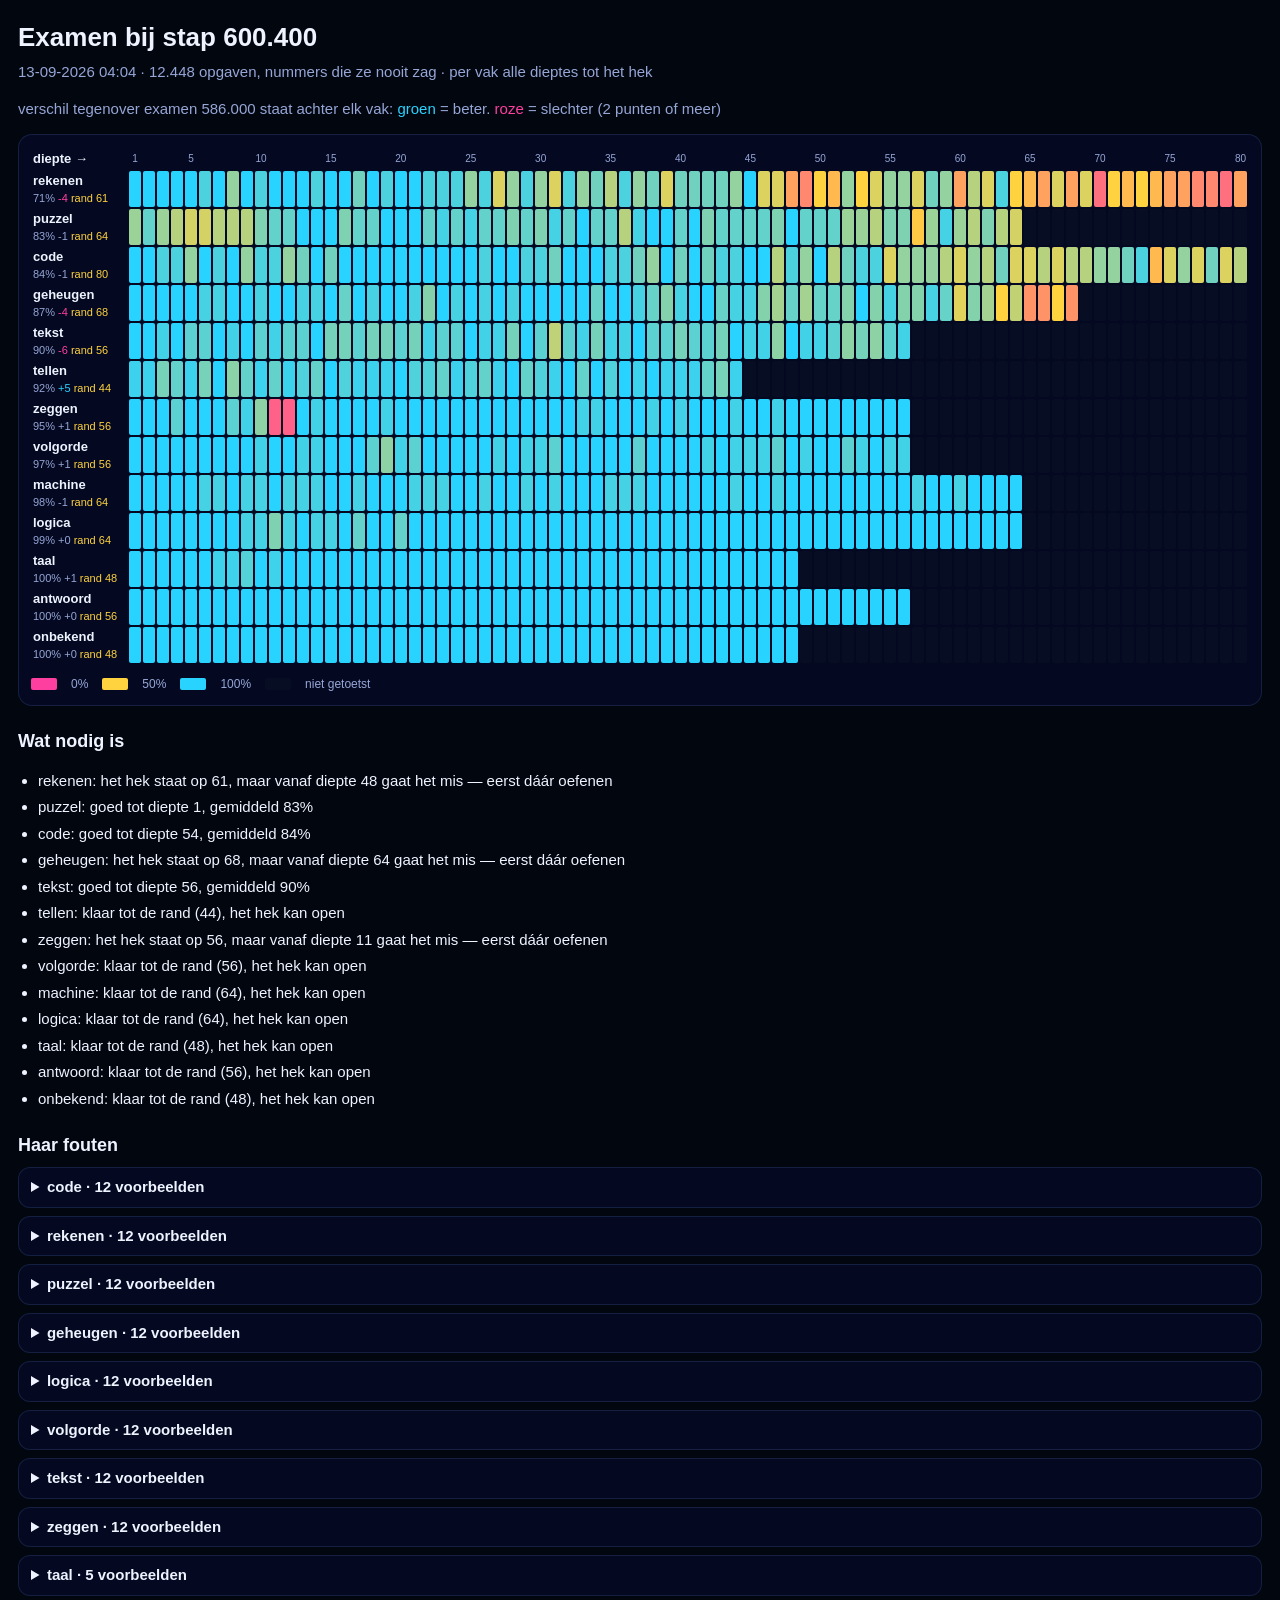
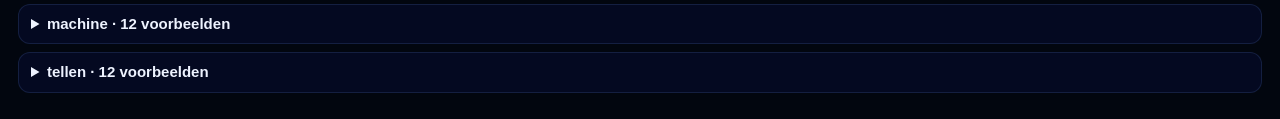
<file: examens/examen-600400.html>
<!doctype html><html lang="nl"><head><meta charset="utf-8"><meta name="viewport" content="width=device-width,initial-scale=1">
<title>Examen 600.400</title>
<style>
body{margin:0;background:#02060f;color:#eef3ff;font:15px/1.5 -apple-system,"Helvetica Neue",Arial,sans-serif;padding:18px}
h1{font-size:26px;margin:0 0 4px} .sub{color:#96a6d6;margin:0 0 14px}
.kaart{overflow-x:auto;background:rgba(5,11,36,.9);border:1px solid rgba(120,160,255,.14);border-radius:14px;padding:12px}
table{border-collapse:separate;border-spacing:2px} td{width:12px;height:22px;border-radius:2px;padding:0} td.leeg{background:#070d22}
tr.kop td{height:14px;font-size:10px;color:#96a6d6;text-align:center;width:12px}
th{text-align:left;font-weight:600;padding:0 10px 0 0;white-space:nowrap;font-size:13px} th small{display:block;font-weight:400;color:#96a6d6;font-size:11px}
.op{color:#29d3ff} .af{color:#ff3fa0} .gelijk{color:#96a6d6} .rand{color:#ffd23f}
.legenda{display:flex;gap:14px;align-items:center;color:#96a6d6;font-size:12px;margin:10px 0 0} .legenda i{display:inline-block;width:26px;height:12px;border-radius:2px;vertical-align:middle}
h2{font-size:18px;margin:22px 0 8px} ul{padding-left:20px} li{margin:4px 0}
details{background:rgba(5,11,36,.9);border:1px solid rgba(120,160,255,.14);border-radius:12px;padding:8px 12px;margin:8px 0} summary{cursor:pointer;font-weight:600}
.fout{border-top:1px solid rgba(120,160,255,.12);padding:8px 0} .fout b{color:#ffd23f} pre{white-space:pre-wrap;background:#070d22;padding:8px;border-radius:8px;font-size:12px;margin:6px 0}
.fout p{margin:2px 0;font-size:13px} .fout p span{color:#96a6d6;display:inline-block;width:64px}
</style></head><body>
<h1>Examen bij stap 600.400</h1>
<p class="sub">13-09-2026 04:04 · 12.448 opgaven, nummers die ze nooit zag · per vak alle dieptes tot het hek</p>
<p class="sub">verschil tegenover examen 586.000 staat achter elk vak: <span class="op">groen</span> = beter. <span class="af">roze</span> = slechter (2 punten of meer)</p>
<div class="kaart"><table><tr class="kop"><th>diepte →</th><td>1</td><td></td><td></td><td></td><td>5</td><td></td><td></td><td></td><td></td><td>10</td><td></td><td></td><td></td><td></td><td>15</td><td></td><td></td><td></td><td></td><td>20</td><td></td><td></td><td></td><td></td><td>25</td><td></td><td></td><td></td><td></td><td>30</td><td></td><td></td><td></td><td></td><td>35</td><td></td><td></td><td></td><td></td><td>40</td><td></td><td></td><td></td><td></td><td>45</td><td></td><td></td><td></td><td></td><td>50</td><td></td><td></td><td></td><td></td><td>55</td><td></td><td></td><td></td><td></td><td>60</td><td></td><td></td><td></td><td></td><td>65</td><td></td><td></td><td></td><td></td><td>70</td><td></td><td></td><td></td><td></td><td>75</td><td></td><td></td><td></td><td></td><td>80</td></tr><tr><th>rekenen<small>71% <span class="af">-4</span> <span class="rand">rand 61</span></small></th><td title="rekenen diepte 1: 12/12" style="background:rgb(41,211,255)"></td><td title="rekenen diepte 2: 12/12" style="background:rgb(41,211,255)"></td><td title="rekenen diepte 3: 12/12" style="background:rgb(41,211,255)"></td><td title="rekenen diepte 4: 12/12" style="background:rgb(41,211,255)"></td><td title="rekenen diepte 5: 12/12" style="background:rgb(41,211,255)"></td><td title="rekenen diepte 6: 11/12" style="background:rgb(76,210,223)"></td><td title="rekenen diepte 7: 12/12" style="background:rgb(41,211,255)"></td><td title="rekenen diepte 8: 9/12" style="background:rgb(148,210,159)"></td><td title="rekenen diepte 9: 12/12" style="background:rgb(41,211,255)"></td><td title="rekenen diepte 10: 11/12" style="background:rgb(76,210,223)"></td><td title="rekenen diepte 11: 12/12" style="background:rgb(41,211,255)"></td><td title="rekenen diepte 12: 12/12" style="background:rgb(41,211,255)"></td><td title="rekenen diepte 13: 12/12" style="background:rgb(41,211,255)"></td><td title="rekenen diepte 14: 11/12" style="background:rgb(76,210,223)"></td><td title="rekenen diepte 15: 12/12" style="background:rgb(41,211,255)"></td><td title="rekenen diepte 16: 12/12" style="background:rgb(41,211,255)"></td><td title="rekenen diepte 17: 10/12" style="background:rgb(112,210,190)"></td><td title="rekenen diepte 18: 12/12" style="background:rgb(41,211,255)"></td><td title="rekenen diepte 19: 11/12" style="background:rgb(76,210,223)"></td><td title="rekenen diepte 20: 12/12" style="background:rgb(41,211,255)"></td><td title="rekenen diepte 21: 12/12" style="background:rgb(41,211,255)"></td><td title="rekenen diepte 22: 11/12" style="background:rgb(76,210,223)"></td><td title="rekenen diepte 23: 11/12" style="background:rgb(76,210,223)"></td><td title="rekenen diepte 24: 11/12" style="background:rgb(76,210,223)"></td><td title="rekenen diepte 25: 9/12" style="background:rgb(148,210,159)"></td><td title="rekenen diepte 26: 11/12" style="background:rgb(76,210,223)"></td><td title="rekenen diepte 27: 7/12" style="background:rgb(219,210,95)"></td><td title="rekenen diepte 28: 9/12" style="background:rgb(148,210,159)"></td><td title="rekenen diepte 29: 11/12" style="background:rgb(76,210,223)"></td><td title="rekenen diepte 30: 9/12" style="background:rgb(148,210,159)"></td><td title="rekenen diepte 31: 7/12" style="background:rgb(219,210,95)"></td><td title="rekenen diepte 32: 11/12" style="background:rgb(76,210,223)"></td><td title="rekenen diepte 33: 9/12" style="background:rgb(148,210,159)"></td><td title="rekenen diepte 34: 10/12" style="background:rgb(112,210,190)"></td><td title="rekenen diepte 35: 8/12" style="background:rgb(183,210,127)"></td><td title="rekenen diepte 36: 11/12" style="background:rgb(76,210,223)"></td><td title="rekenen diepte 37: 9/12" style="background:rgb(148,210,159)"></td><td title="rekenen diepte 38: 10/12" style="background:rgb(112,210,190)"></td><td title="rekenen diepte 39: 7/12" style="background:rgb(219,210,95)"></td><td title="rekenen diepte 40: 10/12" style="background:rgb(112,210,190)"></td><td title="rekenen diepte 41: 10/12" style="background:rgb(112,210,190)"></td><td title="rekenen diepte 42: 10/12" style="background:rgb(112,210,190)"></td><td title="rekenen diepte 43: 10/12" style="background:rgb(112,210,190)"></td><td title="rekenen diepte 44: 9/12" style="background:rgb(148,210,159)"></td><td title="rekenen diepte 45: 12/12" style="background:rgb(41,211,255)"></td><td title="rekenen diepte 46: 7/12" style="background:rgb(219,210,95)"></td><td title="rekenen diepte 47: 7/12" style="background:rgb(219,210,95)"></td><td title="rekenen diepte 48: 4/12" style="background:rgb(255,161,95)"></td><td title="rekenen diepte 49: 3/12" style="background:rgb(255,136,111)"></td><td title="rekenen diepte 50: 6/12" style="background:rgb(255,210,63)"></td><td title="rekenen diepte 51: 5/12" style="background:rgb(255,185,79)"></td><td title="rekenen diepte 52: 9/12" style="background:rgb(148,210,159)"></td><td title="rekenen diepte 53: 6/12" style="background:rgb(255,210,63)"></td><td title="rekenen diepte 54: 7/12" style="background:rgb(219,210,95)"></td><td title="rekenen diepte 55: 9/12" style="background:rgb(148,210,159)"></td><td title="rekenen diepte 56: 9/12" style="background:rgb(148,210,159)"></td><td title="rekenen diepte 57: 7/12" style="background:rgb(219,210,95)"></td><td title="rekenen diepte 58: 10/12" style="background:rgb(112,210,190)"></td><td title="rekenen diepte 59: 9/12" style="background:rgb(148,210,159)"></td><td title="rekenen diepte 60: 4/12" style="background:rgb(255,161,95)"></td><td title="rekenen diepte 61: 8/12" style="background:rgb(183,210,127)"></td><td title="rekenen diepte 62: 7/12" style="background:rgb(219,210,95)"></td><td title="rekenen diepte 63: 11/12" style="background:rgb(76,210,223)"></td><td title="rekenen diepte 64: 6/12" style="background:rgb(255,210,63)"></td><td title="rekenen diepte 65: 5/12" style="background:rgb(255,185,79)"></td><td title="rekenen diepte 66: 4/12" style="background:rgb(255,161,95)"></td><td title="rekenen diepte 67: 7/12" style="background:rgb(219,210,95)"></td><td title="rekenen diepte 68: 4/12" style="background:rgb(255,161,95)"></td><td title="rekenen diepte 69: 7/12" style="background:rgb(219,210,95)"></td><td title="rekenen diepte 70: 2/12" style="background:rgb(255,112,127)"></td><td title="rekenen diepte 71: 6/12" style="background:rgb(255,210,63)"></td><td title="rekenen diepte 72: 5/12" style="background:rgb(255,185,79)"></td><td title="rekenen diepte 73: 6/12" style="background:rgb(255,210,63)"></td><td title="rekenen diepte 74: 5/12" style="background:rgb(255,185,79)"></td><td title="rekenen diepte 75: 4/12" style="background:rgb(255,161,95)"></td><td title="rekenen diepte 76: 4/12" style="background:rgb(255,161,95)"></td><td title="rekenen diepte 77: 3/12" style="background:rgb(255,136,111)"></td><td title="rekenen diepte 78: 3/12" style="background:rgb(255,136,111)"></td><td title="rekenen diepte 79: 2/12" style="background:rgb(255,112,127)"></td><td title="rekenen diepte 80: 4/12" style="background:rgb(255,161,95)"></td></tr><tr><th>puzzel<small>83% <span class="gelijk">-1</span> <span class="rand">rand 64</span></small></th><td title="puzzel diepte 1: 11/15" style="background:rgb(155,210,152)"></td><td title="puzzel diepte 2: 13/15" style="background:rgb(98,210,203)"></td><td title="puzzel diepte 3: 11/15" style="background:rgb(155,210,152)"></td><td title="puzzel diepte 4: 10/15" style="background:rgb(183,210,127)"></td><td title="puzzel diepte 5: 9/15" style="background:rgb(212,210,101)"></td><td title="puzzel diepte 6: 9/15" style="background:rgb(212,210,101)"></td><td title="puzzel diepte 7: 10/15" style="background:rgb(183,210,127)"></td><td title="puzzel diepte 8: 10/15" style="background:rgb(183,210,127)"></td><td title="puzzel diepte 9: 10/15" style="background:rgb(183,210,127)"></td><td title="puzzel diepte 10: 12/15" style="background:rgb(126,210,178)"></td><td title="puzzel diepte 11: 13/15" style="background:rgb(98,210,203)"></td><td title="puzzel diepte 12: 13/15" style="background:rgb(98,210,203)"></td><td title="puzzel diepte 13: 15/15" style="background:rgb(41,211,255)"></td><td title="puzzel diepte 14: 15/15" style="background:rgb(41,211,255)"></td><td title="puzzel diepte 15: 15/15" style="background:rgb(41,211,255)"></td><td title="puzzel diepte 16: 12/15" style="background:rgb(126,210,178)"></td><td title="puzzel diepte 17: 13/15" style="background:rgb(98,210,203)"></td><td title="puzzel diepte 18: 13/15" style="background:rgb(98,210,203)"></td><td title="puzzel diepte 19: 15/15" style="background:rgb(41,211,255)"></td><td title="puzzel diepte 20: 15/15" style="background:rgb(41,211,255)"></td><td title="puzzel diepte 21: 15/15" style="background:rgb(41,211,255)"></td><td title="puzzel diepte 22: 13/15" style="background:rgb(98,210,203)"></td><td title="puzzel diepte 23: 14/15" style="background:rgb(69,210,229)"></td><td title="puzzel diepte 24: 13/15" style="background:rgb(98,210,203)"></td><td title="puzzel diepte 25: 14/15" style="background:rgb(69,210,229)"></td><td title="puzzel diepte 26: 13/15" style="background:rgb(98,210,203)"></td><td title="puzzel diepte 27: 13/15" style="background:rgb(98,210,203)"></td><td title="puzzel diepte 28: 12/15" style="background:rgb(126,210,178)"></td><td title="puzzel diepte 29: 13/15" style="background:rgb(98,210,203)"></td><td title="puzzel diepte 30: 12/15" style="background:rgb(126,210,178)"></td><td title="puzzel diepte 31: 14/15" style="background:rgb(69,210,229)"></td><td title="puzzel diepte 32: 13/15" style="background:rgb(98,210,203)"></td><td title="puzzel diepte 33: 15/15" style="background:rgb(41,211,255)"></td><td title="puzzel diepte 34: 13/15" style="background:rgb(98,210,203)"></td><td title="puzzel diepte 35: 13/15" style="background:rgb(98,210,203)"></td><td title="puzzel diepte 36: 10/15" style="background:rgb(183,210,127)"></td><td title="puzzel diepte 37: 14/15" style="background:rgb(69,210,229)"></td><td title="puzzel diepte 38: 15/15" style="background:rgb(41,211,255)"></td><td title="puzzel diepte 39: 15/15" style="background:rgb(41,211,255)"></td><td title="puzzel diepte 40: 13/15" style="background:rgb(98,210,203)"></td><td title="puzzel diepte 41: 15/15" style="background:rgb(41,211,255)"></td><td title="puzzel diepte 42: 12/15" style="background:rgb(126,210,178)"></td><td title="puzzel diepte 43: 13/15" style="background:rgb(98,210,203)"></td><td title="puzzel diepte 44: 13/15" style="background:rgb(98,210,203)"></td><td title="puzzel diepte 45: 13/15" style="background:rgb(98,210,203)"></td><td title="puzzel diepte 46: 13/15" style="background:rgb(98,210,203)"></td><td title="puzzel diepte 47: 12/15" style="background:rgb(126,210,178)"></td><td title="puzzel diepte 48: 15/15" style="background:rgb(41,211,255)"></td><td title="puzzel diepte 49: 13/15" style="background:rgb(98,210,203)"></td><td title="puzzel diepte 50: 13/15" style="background:rgb(98,210,203)"></td><td title="puzzel diepte 51: 13/15" style="background:rgb(98,210,203)"></td><td title="puzzel diepte 52: 11/15" style="background:rgb(155,210,152)"></td><td title="puzzel diepte 53: 11/15" style="background:rgb(155,210,152)"></td><td title="puzzel diepte 54: 10/15" style="background:rgb(183,210,127)"></td><td title="puzzel diepte 55: 12/15" style="background:rgb(126,210,178)"></td><td title="puzzel diepte 56: 12/15" style="background:rgb(126,210,178)"></td><td title="puzzel diepte 57: 7/15" style="background:rgb(255,200,69)"></td><td title="puzzel diepte 58: 11/15" style="background:rgb(155,210,152)"></td><td title="puzzel diepte 59: 14/15" style="background:rgb(69,210,229)"></td><td title="puzzel diepte 60: 11/15" style="background:rgb(155,210,152)"></td><td title="puzzel diepte 61: 10/15" style="background:rgb(183,210,127)"></td><td title="puzzel diepte 62: 12/15" style="background:rgb(126,210,178)"></td><td title="puzzel diepte 63: 10/15" style="background:rgb(183,210,127)"></td><td title="puzzel diepte 64: 9/15" style="background:rgb(212,210,101)"></td><td class="leeg"></td><td class="leeg"></td><td class="leeg"></td><td class="leeg"></td><td class="leeg"></td><td class="leeg"></td><td class="leeg"></td><td class="leeg"></td><td class="leeg"></td><td class="leeg"></td><td class="leeg"></td><td class="leeg"></td><td class="leeg"></td><td class="leeg"></td><td class="leeg"></td><td class="leeg"></td></tr><tr><th>code<small>84% <span class="gelijk">-1</span> <span class="rand">rand 80</span></small></th><td title="code diepte 1: 12/12" style="background:rgb(41,211,255)"></td><td title="code diepte 2: 12/12" style="background:rgb(41,211,255)"></td><td title="code diepte 3: 11/12" style="background:rgb(76,210,223)"></td><td title="code diepte 4: 11/12" style="background:rgb(76,210,223)"></td><td title="code diepte 5: 9/12" style="background:rgb(148,210,159)"></td><td title="code diepte 6: 12/12" style="background:rgb(41,211,255)"></td><td title="code diepte 7: 11/12" style="background:rgb(76,210,223)"></td><td title="code diepte 8: 12/12" style="background:rgb(41,211,255)"></td><td title="code diepte 9: 9/12" style="background:rgb(148,210,159)"></td><td title="code diepte 10: 11/12" style="background:rgb(76,210,223)"></td><td title="code diepte 11: 11/12" style="background:rgb(76,210,223)"></td><td title="code diepte 12: 9/12" style="background:rgb(148,210,159)"></td><td title="code diepte 13: 10/12" style="background:rgb(112,210,190)"></td><td title="code diepte 14: 12/12" style="background:rgb(41,211,255)"></td><td title="code diepte 15: 10/12" style="background:rgb(112,210,190)"></td><td title="code diepte 16: 12/12" style="background:rgb(41,211,255)"></td><td title="code diepte 17: 12/12" style="background:rgb(41,211,255)"></td><td title="code diepte 18: 12/12" style="background:rgb(41,211,255)"></td><td title="code diepte 19: 12/12" style="background:rgb(41,211,255)"></td><td title="code diepte 20: 12/12" style="background:rgb(41,211,255)"></td><td title="code diepte 21: 12/12" style="background:rgb(41,211,255)"></td><td title="code diepte 22: 12/12" style="background:rgb(41,211,255)"></td><td title="code diepte 23: 12/12" style="background:rgb(41,211,255)"></td><td title="code diepte 24: 12/12" style="background:rgb(41,211,255)"></td><td title="code diepte 25: 12/12" style="background:rgb(41,211,255)"></td><td title="code diepte 26: 11/12" style="background:rgb(76,210,223)"></td><td title="code diepte 27: 12/12" style="background:rgb(41,211,255)"></td><td title="code diepte 28: 12/12" style="background:rgb(41,211,255)"></td><td title="code diepte 29: 11/12" style="background:rgb(76,210,223)"></td><td title="code diepte 30: 11/12" style="background:rgb(76,210,223)"></td><td title="code diepte 31: 10/12" style="background:rgb(112,210,190)"></td><td title="code diepte 32: 12/12" style="background:rgb(41,211,255)"></td><td title="code diepte 33: 12/12" style="background:rgb(41,211,255)"></td><td title="code diepte 34: 12/12" style="background:rgb(41,211,255)"></td><td title="code diepte 35: 11/12" style="background:rgb(76,210,223)"></td><td title="code diepte 36: 11/12" style="background:rgb(76,210,223)"></td><td title="code diepte 37: 10/12" style="background:rgb(112,210,190)"></td><td title="code diepte 38: 9/12" style="background:rgb(148,210,159)"></td><td title="code diepte 39: 12/12" style="background:rgb(41,211,255)"></td><td title="code diepte 40: 10/12" style="background:rgb(112,210,190)"></td><td title="code diepte 41: 12/12" style="background:rgb(41,211,255)"></td><td title="code diepte 42: 10/12" style="background:rgb(112,210,190)"></td><td title="code diepte 43: 11/12" style="background:rgb(76,210,223)"></td><td title="code diepte 44: 11/12" style="background:rgb(76,210,223)"></td><td title="code diepte 45: 12/12" style="background:rgb(41,211,255)"></td><td title="code diepte 46: 12/12" style="background:rgb(41,211,255)"></td><td title="code diepte 47: 8/12" style="background:rgb(183,210,127)"></td><td title="code diepte 48: 11/12" style="background:rgb(76,210,223)"></td><td title="code diepte 49: 9/12" style="background:rgb(148,210,159)"></td><td title="code diepte 50: 12/12" style="background:rgb(41,211,255)"></td><td title="code diepte 51: 8/12" style="background:rgb(183,210,127)"></td><td title="code diepte 52: 10/12" style="background:rgb(112,210,190)"></td><td title="code diepte 53: 11/12" style="background:rgb(76,210,223)"></td><td title="code diepte 54: 11/12" style="background:rgb(76,210,223)"></td><td title="code diepte 55: 7/12" style="background:rgb(219,210,95)"></td><td title="code diepte 56: 9/12" style="background:rgb(148,210,159)"></td><td title="code diepte 57: 9/12" style="background:rgb(148,210,159)"></td><td title="code diepte 58: 9/12" style="background:rgb(148,210,159)"></td><td title="code diepte 59: 8/12" style="background:rgb(183,210,127)"></td><td title="code diepte 60: 7/12" style="background:rgb(219,210,95)"></td><td title="code diepte 61: 9/12" style="background:rgb(148,210,159)"></td><td title="code diepte 62: 8/12" style="background:rgb(183,210,127)"></td><td title="code diepte 63: 10/12" style="background:rgb(112,210,190)"></td><td title="code diepte 64: 7/12" style="background:rgb(219,210,95)"></td><td title="code diepte 65: 7/12" style="background:rgb(219,210,95)"></td><td title="code diepte 66: 8/12" style="background:rgb(183,210,127)"></td><td title="code diepte 67: 7/12" style="background:rgb(219,210,95)"></td><td title="code diepte 68: 8/12" style="background:rgb(183,210,127)"></td><td title="code diepte 69: 8/12" style="background:rgb(183,210,127)"></td><td title="code diepte 70: 9/12" style="background:rgb(148,210,159)"></td><td title="code diepte 71: 9/12" style="background:rgb(148,210,159)"></td><td title="code diepte 72: 10/12" style="background:rgb(112,210,190)"></td><td title="code diepte 73: 11/12" style="background:rgb(76,210,223)"></td><td title="code diepte 74: 5/12" style="background:rgb(255,185,79)"></td><td title="code diepte 75: 7/12" style="background:rgb(219,210,95)"></td><td title="code diepte 76: 9/12" style="background:rgb(148,210,159)"></td><td title="code diepte 77: 7/12" style="background:rgb(219,210,95)"></td><td title="code diepte 78: 10/12" style="background:rgb(112,210,190)"></td><td title="code diepte 79: 7/12" style="background:rgb(219,210,95)"></td><td title="code diepte 80: 8/12" style="background:rgb(183,210,127)"></td></tr><tr><th>geheugen<small>87% <span class="af">-4</span> <span class="rand">rand 68</span></small></th><td title="geheugen diepte 1: 14/14" style="background:rgb(41,211,255)"></td><td title="geheugen diepte 2: 14/14" style="background:rgb(41,211,255)"></td><td title="geheugen diepte 3: 14/14" style="background:rgb(41,211,255)"></td><td title="geheugen diepte 4: 14/14" style="background:rgb(41,211,255)"></td><td title="geheugen diepte 5: 14/14" style="background:rgb(41,211,255)"></td><td title="geheugen diepte 6: 13/14" style="background:rgb(71,210,227)"></td><td title="geheugen diepte 7: 13/14" style="background:rgb(71,210,227)"></td><td title="geheugen diepte 8: 14/14" style="background:rgb(41,211,255)"></td><td title="geheugen diepte 9: 14/14" style="background:rgb(41,211,255)"></td><td title="geheugen diepte 10: 13/14" style="background:rgb(71,210,227)"></td><td title="geheugen diepte 11: 14/14" style="background:rgb(41,211,255)"></td><td title="geheugen diepte 12: 14/14" style="background:rgb(41,211,255)"></td><td title="geheugen diepte 13: 13/14" style="background:rgb(71,210,227)"></td><td title="geheugen diepte 14: 13/14" style="background:rgb(71,210,227)"></td><td title="geheugen diepte 15: 14/14" style="background:rgb(41,211,255)"></td><td title="geheugen diepte 16: 12/14" style="background:rgb(102,210,200)"></td><td title="geheugen diepte 17: 14/14" style="background:rgb(41,211,255)"></td><td title="geheugen diepte 18: 13/14" style="background:rgb(71,210,227)"></td><td title="geheugen diepte 19: 14/14" style="background:rgb(41,211,255)"></td><td title="geheugen diepte 20: 14/14" style="background:rgb(41,211,255)"></td><td title="geheugen diepte 21: 13/14" style="background:rgb(71,210,227)"></td><td title="geheugen diepte 22: 11/14" style="background:rgb(132,210,172)"></td><td title="geheugen diepte 23: 14/14" style="background:rgb(41,211,255)"></td><td title="geheugen diepte 24: 13/14" style="background:rgb(71,210,227)"></td><td title="geheugen diepte 25: 14/14" style="background:rgb(41,211,255)"></td><td title="geheugen diepte 26: 13/14" style="background:rgb(71,210,227)"></td><td title="geheugen diepte 27: 14/14" style="background:rgb(41,211,255)"></td><td title="geheugen diepte 28: 13/14" style="background:rgb(71,210,227)"></td><td title="geheugen diepte 29: 14/14" style="background:rgb(41,211,255)"></td><td title="geheugen diepte 30: 14/14" style="background:rgb(41,211,255)"></td><td title="geheugen diepte 31: 14/14" style="background:rgb(41,211,255)"></td><td title="geheugen diepte 32: 14/14" style="background:rgb(41,211,255)"></td><td title="geheugen diepte 33: 14/14" style="background:rgb(41,211,255)"></td><td title="geheugen diepte 34: 12/14" style="background:rgb(102,210,200)"></td><td title="geheugen diepte 35: 14/14" style="background:rgb(41,211,255)"></td><td title="geheugen diepte 36: 14/14" style="background:rgb(41,211,255)"></td><td title="geheugen diepte 37: 13/14" style="background:rgb(71,210,227)"></td><td title="geheugen diepte 38: 12/14" style="background:rgb(102,210,200)"></td><td title="geheugen diepte 39: 11/14" style="background:rgb(132,210,172)"></td><td title="geheugen diepte 40: 13/14" style="background:rgb(71,210,227)"></td><td title="geheugen diepte 41: 14/14" style="background:rgb(41,211,255)"></td><td title="geheugen diepte 42: 14/14" style="background:rgb(41,211,255)"></td><td title="geheugen diepte 43: 12/14" style="background:rgb(102,210,200)"></td><td title="geheugen diepte 44: 13/14" style="background:rgb(71,210,227)"></td><td title="geheugen diepte 45: 13/14" style="background:rgb(71,210,227)"></td><td title="geheugen diepte 46: 11/14" style="background:rgb(132,210,172)"></td><td title="geheugen diepte 47: 10/14" style="background:rgb(163,210,145)"></td><td title="geheugen diepte 48: 12/14" style="background:rgb(102,210,200)"></td><td title="geheugen diepte 49: 10/14" style="background:rgb(163,210,145)"></td><td title="geheugen diepte 50: 12/14" style="background:rgb(102,210,200)"></td><td title="geheugen diepte 51: 12/14" style="background:rgb(102,210,200)"></td><td title="geheugen diepte 52: 11/14" style="background:rgb(132,210,172)"></td><td title="geheugen diepte 53: 14/14" style="background:rgb(41,211,255)"></td><td title="geheugen diepte 54: 11/14" style="background:rgb(132,210,172)"></td><td title="geheugen diepte 55: 13/14" style="background:rgb(71,210,227)"></td><td title="geheugen diepte 56: 11/14" style="background:rgb(132,210,172)"></td><td title="geheugen diepte 57: 11/14" style="background:rgb(132,210,172)"></td><td title="geheugen diepte 58: 13/14" style="background:rgb(71,210,227)"></td><td title="geheugen diepte 59: 12/14" style="background:rgb(102,210,200)"></td><td title="geheugen diepte 60: 8/14" style="background:rgb(224,210,90)"></td><td title="geheugen diepte 61: 11/14" style="background:rgb(132,210,172)"></td><td title="geheugen diepte 62: 10/14" style="background:rgb(163,210,145)"></td><td title="geheugen diepte 63: 7/14" style="background:rgb(255,210,63)"></td><td title="geheugen diepte 64: 9/14" style="background:rgb(193,210,117)"></td><td title="geheugen diepte 65: 4/14" style="background:rgb(255,147,104)"></td><td title="geheugen diepte 66: 4/14" style="background:rgb(255,147,104)"></td><td title="geheugen diepte 67: 7/14" style="background:rgb(255,210,63)"></td><td title="geheugen diepte 68: 4/14" style="background:rgb(255,147,104)"></td><td class="leeg"></td><td class="leeg"></td><td class="leeg"></td><td class="leeg"></td><td class="leeg"></td><td class="leeg"></td><td class="leeg"></td><td class="leeg"></td><td class="leeg"></td><td class="leeg"></td><td class="leeg"></td><td class="leeg"></td></tr><tr><th>tekst<small>90% <span class="af">-6</span> <span class="rand">rand 56</span></small></th><td title="tekst diepte 1: 17/17" style="background:rgb(41,211,255)"></td><td title="tekst diepte 2: 17/17" style="background:rgb(41,211,255)"></td><td title="tekst diepte 3: 16/17" style="background:rgb(66,210,232)"></td><td title="tekst diepte 4: 17/17" style="background:rgb(41,211,255)"></td><td title="tekst diepte 5: 15/17" style="background:rgb(91,210,209)"></td><td title="tekst diepte 6: 15/17" style="background:rgb(91,210,209)"></td><td title="tekst diepte 7: 17/17" style="background:rgb(41,211,255)"></td><td title="tekst diepte 8: 16/17" style="background:rgb(66,210,232)"></td><td title="tekst diepte 9: 17/17" style="background:rgb(41,211,255)"></td><td title="tekst diepte 10: 15/17" style="background:rgb(91,210,209)"></td><td title="tekst diepte 11: 16/17" style="background:rgb(66,210,232)"></td><td title="tekst diepte 12: 15/17" style="background:rgb(91,210,209)"></td><td title="tekst diepte 13: 15/17" style="background:rgb(91,210,209)"></td><td title="tekst diepte 14: 17/17" style="background:rgb(41,211,255)"></td><td title="tekst diepte 15: 14/17" style="background:rgb(116,210,187)"></td><td title="tekst diepte 16: 14/17" style="background:rgb(116,210,187)"></td><td title="tekst diepte 17: 15/17" style="background:rgb(91,210,209)"></td><td title="tekst diepte 18: 14/17" style="background:rgb(116,210,187)"></td><td title="tekst diepte 19: 14/17" style="background:rgb(116,210,187)"></td><td title="tekst diepte 20: 15/17" style="background:rgb(91,210,209)"></td><td title="tekst diepte 21: 14/17" style="background:rgb(116,210,187)"></td><td title="tekst diepte 22: 16/17" style="background:rgb(66,210,232)"></td><td title="tekst diepte 23: 15/17" style="background:rgb(91,210,209)"></td><td title="tekst diepte 24: 15/17" style="background:rgb(91,210,209)"></td><td title="tekst diepte 25: 17/17" style="background:rgb(41,211,255)"></td><td title="tekst diepte 26: 16/17" style="background:rgb(66,210,232)"></td><td title="tekst diepte 27: 16/17" style="background:rgb(66,210,232)"></td><td title="tekst diepte 28: 14/17" style="background:rgb(116,210,187)"></td><td title="tekst diepte 29: 17/17" style="background:rgb(41,211,255)"></td><td title="tekst diepte 30: 15/17" style="background:rgb(91,210,209)"></td><td title="tekst diepte 31: 11/17" style="background:rgb(192,210,119)"></td><td title="tekst diepte 32: 15/17" style="background:rgb(91,210,209)"></td><td title="tekst diepte 33: 16/17" style="background:rgb(66,210,232)"></td><td title="tekst diepte 34: 14/17" style="background:rgb(116,210,187)"></td><td title="tekst diepte 35: 16/17" style="background:rgb(66,210,232)"></td><td title="tekst diepte 36: 16/17" style="background:rgb(66,210,232)"></td><td title="tekst diepte 37: 17/17" style="background:rgb(41,211,255)"></td><td title="tekst diepte 38: 15/17" style="background:rgb(91,210,209)"></td><td title="tekst diepte 39: 15/17" style="background:rgb(91,210,209)"></td><td title="tekst diepte 40: 14/17" style="background:rgb(116,210,187)"></td><td title="tekst diepte 41: 15/17" style="background:rgb(91,210,209)"></td><td title="tekst diepte 42: 15/17" style="background:rgb(91,210,209)"></td><td title="tekst diepte 43: 14/17" style="background:rgb(116,210,187)"></td><td title="tekst diepte 44: 17/17" style="background:rgb(41,211,255)"></td><td title="tekst diepte 45: 16/17" style="background:rgb(66,210,232)"></td><td title="tekst diepte 46: 16/17" style="background:rgb(66,210,232)"></td><td title="tekst diepte 47: 13/17" style="background:rgb(141,210,164)"></td><td title="tekst diepte 48: 17/17" style="background:rgb(41,211,255)"></td><td title="tekst diepte 49: 16/17" style="background:rgb(66,210,232)"></td><td title="tekst diepte 50: 16/17" style="background:rgb(66,210,232)"></td><td title="tekst diepte 51: 15/17" style="background:rgb(91,210,209)"></td><td title="tekst diepte 52: 13/17" style="background:rgb(141,210,164)"></td><td title="tekst diepte 53: 14/17" style="background:rgb(116,210,187)"></td><td title="tekst diepte 54: 13/17" style="background:rgb(141,210,164)"></td><td title="tekst diepte 55: 15/17" style="background:rgb(91,210,209)"></td><td title="tekst diepte 56: 16/17" style="background:rgb(66,210,232)"></td><td class="leeg"></td><td class="leeg"></td><td class="leeg"></td><td class="leeg"></td><td class="leeg"></td><td class="leeg"></td><td class="leeg"></td><td class="leeg"></td><td class="leeg"></td><td class="leeg"></td><td class="leeg"></td><td class="leeg"></td><td class="leeg"></td><td class="leeg"></td><td class="leeg"></td><td class="leeg"></td><td class="leeg"></td><td class="leeg"></td><td class="leeg"></td><td class="leeg"></td><td class="leeg"></td><td class="leeg"></td><td class="leeg"></td><td class="leeg"></td></tr><tr><th>tellen<small>92% <span class="op">+5</span> <span class="rand">rand 44</span></small></th><td title="tellen diepte 1: 21/22" style="background:rgb(60,210,237)"></td><td title="tellen diepte 2: 21/22" style="background:rgb(60,210,237)"></td><td title="tellen diepte 3: 18/22" style="background:rgb(118,210,185)"></td><td title="tellen diepte 4: 19/22" style="background:rgb(99,210,202)"></td><td title="tellen diepte 5: 21/22" style="background:rgb(60,210,237)"></td><td title="tellen diepte 6: 18/22" style="background:rgb(118,210,185)"></td><td title="tellen diepte 7: 22/22" style="background:rgb(41,211,255)"></td><td title="tellen diepte 8: 17/22" style="background:rgb(138,210,167)"></td><td title="tellen diepte 9: 19/22" style="background:rgb(99,210,202)"></td><td title="tellen diepte 10: 21/22" style="background:rgb(60,210,237)"></td><td title="tellen diepte 11: 19/22" style="background:rgb(99,210,202)"></td><td title="tellen diepte 12: 21/22" style="background:rgb(60,210,237)"></td><td title="tellen diepte 13: 20/22" style="background:rgb(79,210,220)"></td><td title="tellen diepte 14: 19/22" style="background:rgb(99,210,202)"></td><td title="tellen diepte 15: 22/22" style="background:rgb(41,211,255)"></td><td title="tellen diepte 16: 20/22" style="background:rgb(79,210,220)"></td><td title="tellen diepte 17: 21/22" style="background:rgb(60,210,237)"></td><td title="tellen diepte 18: 21/22" style="background:rgb(60,210,237)"></td><td title="tellen diepte 19: 21/22" style="background:rgb(60,210,237)"></td><td title="tellen diepte 20: 22/22" style="background:rgb(41,211,255)"></td><td title="tellen diepte 21: 20/22" style="background:rgb(79,210,220)"></td><td title="tellen diepte 22: 20/22" style="background:rgb(79,210,220)"></td><td title="tellen diepte 23: 19/22" style="background:rgb(99,210,202)"></td><td title="tellen diepte 24: 21/22" style="background:rgb(60,210,237)"></td><td title="tellen diepte 25: 20/22" style="background:rgb(79,210,220)"></td><td title="tellen diepte 26: 19/22" style="background:rgb(99,210,202)"></td><td title="tellen diepte 27: 21/22" style="background:rgb(60,210,237)"></td><td title="tellen diepte 28: 22/22" style="background:rgb(41,211,255)"></td><td title="tellen diepte 29: 19/22" style="background:rgb(99,210,202)"></td><td title="tellen diepte 30: 20/22" style="background:rgb(79,210,220)"></td><td title="tellen diepte 31: 21/22" style="background:rgb(60,210,237)"></td><td title="tellen diepte 32: 22/22" style="background:rgb(41,211,255)"></td><td title="tellen diepte 33: 19/22" style="background:rgb(99,210,202)"></td><td title="tellen diepte 34: 22/22" style="background:rgb(41,211,255)"></td><td title="tellen diepte 35: 20/22" style="background:rgb(79,210,220)"></td><td title="tellen diepte 36: 22/22" style="background:rgb(41,211,255)"></td><td title="tellen diepte 37: 21/22" style="background:rgb(60,210,237)"></td><td title="tellen diepte 38: 22/22" style="background:rgb(41,211,255)"></td><td title="tellen diepte 39: 21/22" style="background:rgb(60,210,237)"></td><td title="tellen diepte 40: 21/22" style="background:rgb(60,210,237)"></td><td title="tellen diepte 41: 21/22" style="background:rgb(60,210,237)"></td><td title="tellen diepte 42: 19/22" style="background:rgb(99,210,202)"></td><td title="tellen diepte 43: 18/22" style="background:rgb(118,210,185)"></td><td title="tellen diepte 44: 21/22" style="background:rgb(60,210,237)"></td><td class="leeg"></td><td class="leeg"></td><td class="leeg"></td><td class="leeg"></td><td class="leeg"></td><td class="leeg"></td><td class="leeg"></td><td class="leeg"></td><td class="leeg"></td><td class="leeg"></td><td class="leeg"></td><td class="leeg"></td><td class="leeg"></td><td class="leeg"></td><td class="leeg"></td><td class="leeg"></td><td class="leeg"></td><td class="leeg"></td><td class="leeg"></td><td class="leeg"></td><td class="leeg"></td><td class="leeg"></td><td class="leeg"></td><td class="leeg"></td><td class="leeg"></td><td class="leeg"></td><td class="leeg"></td><td class="leeg"></td><td class="leeg"></td><td class="leeg"></td><td class="leeg"></td><td class="leeg"></td><td class="leeg"></td><td class="leeg"></td><td class="leeg"></td><td class="leeg"></td></tr><tr><th>zeggen<small>95% <span class="gelijk">+1</span> <span class="rand">rand 56</span></small></th><td title="zeggen diepte 1: 17/17" style="background:rgb(41,211,255)"></td><td title="zeggen diepte 2: 17/17" style="background:rgb(41,211,255)"></td><td title="zeggen diepte 3: 17/17" style="background:rgb(41,211,255)"></td><td title="zeggen diepte 4: 15/17" style="background:rgb(91,210,209)"></td><td title="zeggen diepte 5: 17/17" style="background:rgb(41,211,255)"></td><td title="zeggen diepte 6: 17/17" style="background:rgb(41,211,255)"></td><td title="zeggen diepte 7: 17/17" style="background:rgb(41,211,255)"></td><td title="zeggen diepte 8: 15/17" style="background:rgb(91,210,209)"></td><td title="zeggen diepte 9: 16/17" style="background:rgb(66,210,232)"></td><td title="zeggen diepte 10: 13/17" style="background:rgb(141,210,164)"></td><td title="zeggen diepte 11: 2/17" style="background:rgb(255,97,137)"></td><td title="zeggen diepte 12: 2/17" style="background:rgb(255,97,137)"></td><td title="zeggen diepte 13: 17/17" style="background:rgb(41,211,255)"></td><td title="zeggen diepte 14: 16/17" style="background:rgb(66,210,232)"></td><td title="zeggen diepte 15: 17/17" style="background:rgb(41,211,255)"></td><td title="zeggen diepte 16: 17/17" style="background:rgb(41,211,255)"></td><td title="zeggen diepte 17: 17/17" style="background:rgb(41,211,255)"></td><td title="zeggen diepte 18: 17/17" style="background:rgb(41,211,255)"></td><td title="zeggen diepte 19: 16/17" style="background:rgb(66,210,232)"></td><td title="zeggen diepte 20: 17/17" style="background:rgb(41,211,255)"></td><td title="zeggen diepte 21: 17/17" style="background:rgb(41,211,255)"></td><td title="zeggen diepte 22: 17/17" style="background:rgb(41,211,255)"></td><td title="zeggen diepte 23: 17/17" style="background:rgb(41,211,255)"></td><td title="zeggen diepte 24: 17/17" style="background:rgb(41,211,255)"></td><td title="zeggen diepte 25: 17/17" style="background:rgb(41,211,255)"></td><td title="zeggen diepte 26: 17/17" style="background:rgb(41,211,255)"></td><td title="zeggen diepte 27: 17/17" style="background:rgb(41,211,255)"></td><td title="zeggen diepte 28: 17/17" style="background:rgb(41,211,255)"></td><td title="zeggen diepte 29: 17/17" style="background:rgb(41,211,255)"></td><td title="zeggen diepte 30: 17/17" style="background:rgb(41,211,255)"></td><td title="zeggen diepte 31: 17/17" style="background:rgb(41,211,255)"></td><td title="zeggen diepte 32: 17/17" style="background:rgb(41,211,255)"></td><td title="zeggen diepte 33: 16/17" style="background:rgb(66,210,232)"></td><td title="zeggen diepte 34: 16/17" style="background:rgb(66,210,232)"></td><td title="zeggen diepte 35: 17/17" style="background:rgb(41,211,255)"></td><td title="zeggen diepte 36: 17/17" style="background:rgb(41,211,255)"></td><td title="zeggen diepte 37: 17/17" style="background:rgb(41,211,255)"></td><td title="zeggen diepte 38: 16/17" style="background:rgb(66,210,232)"></td><td title="zeggen diepte 39: 17/17" style="background:rgb(41,211,255)"></td><td title="zeggen diepte 40: 16/17" style="background:rgb(66,210,232)"></td><td title="zeggen diepte 41: 17/17" style="background:rgb(41,211,255)"></td><td title="zeggen diepte 42: 17/17" style="background:rgb(41,211,255)"></td><td title="zeggen diepte 43: 17/17" style="background:rgb(41,211,255)"></td><td title="zeggen diepte 44: 16/17" style="background:rgb(66,210,232)"></td><td title="zeggen diepte 45: 17/17" style="background:rgb(41,211,255)"></td><td title="zeggen diepte 46: 17/17" style="background:rgb(41,211,255)"></td><td title="zeggen diepte 47: 16/17" style="background:rgb(66,210,232)"></td><td title="zeggen diepte 48: 17/17" style="background:rgb(41,211,255)"></td><td title="zeggen diepte 49: 17/17" style="background:rgb(41,211,255)"></td><td title="zeggen diepte 50: 17/17" style="background:rgb(41,211,255)"></td><td title="zeggen diepte 51: 17/17" style="background:rgb(41,211,255)"></td><td title="zeggen diepte 52: 17/17" style="background:rgb(41,211,255)"></td><td title="zeggen diepte 53: 17/17" style="background:rgb(41,211,255)"></td><td title="zeggen diepte 54: 17/17" style="background:rgb(41,211,255)"></td><td title="zeggen diepte 55: 17/17" style="background:rgb(41,211,255)"></td><td title="zeggen diepte 56: 17/17" style="background:rgb(41,211,255)"></td><td class="leeg"></td><td class="leeg"></td><td class="leeg"></td><td class="leeg"></td><td class="leeg"></td><td class="leeg"></td><td class="leeg"></td><td class="leeg"></td><td class="leeg"></td><td class="leeg"></td><td class="leeg"></td><td class="leeg"></td><td class="leeg"></td><td class="leeg"></td><td class="leeg"></td><td class="leeg"></td><td class="leeg"></td><td class="leeg"></td><td class="leeg"></td><td class="leeg"></td><td class="leeg"></td><td class="leeg"></td><td class="leeg"></td><td class="leeg"></td></tr><tr><th>volgorde<small>97% <span class="gelijk">+1</span> <span class="rand">rand 56</span></small></th><td title="volgorde diepte 1: 17/17" style="background:rgb(41,211,255)"></td><td title="volgorde diepte 2: 17/17" style="background:rgb(41,211,255)"></td><td title="volgorde diepte 3: 17/17" style="background:rgb(41,211,255)"></td><td title="volgorde diepte 4: 17/17" style="background:rgb(41,211,255)"></td><td title="volgorde diepte 5: 17/17" style="background:rgb(41,211,255)"></td><td title="volgorde diepte 6: 17/17" style="background:rgb(41,211,255)"></td><td title="volgorde diepte 7: 17/17" style="background:rgb(41,211,255)"></td><td title="volgorde diepte 8: 17/17" style="background:rgb(41,211,255)"></td><td title="volgorde diepte 9: 17/17" style="background:rgb(41,211,255)"></td><td title="volgorde diepte 10: 16/17" style="background:rgb(66,210,232)"></td><td title="volgorde diepte 11: 17/17" style="background:rgb(41,211,255)"></td><td title="volgorde diepte 12: 17/17" style="background:rgb(41,211,255)"></td><td title="volgorde diepte 13: 16/17" style="background:rgb(66,210,232)"></td><td title="volgorde diepte 14: 16/17" style="background:rgb(66,210,232)"></td><td title="volgorde diepte 15: 17/17" style="background:rgb(41,211,255)"></td><td title="volgorde diepte 16: 17/17" style="background:rgb(41,211,255)"></td><td title="volgorde diepte 17: 17/17" style="background:rgb(41,211,255)"></td><td title="volgorde diepte 18: 15/17" style="background:rgb(91,210,209)"></td><td title="volgorde diepte 19: 13/17" style="background:rgb(141,210,164)"></td><td title="volgorde diepte 20: 16/17" style="background:rgb(66,210,232)"></td><td title="volgorde diepte 21: 15/17" style="background:rgb(91,210,209)"></td><td title="volgorde diepte 22: 17/17" style="background:rgb(41,211,255)"></td><td title="volgorde diepte 23: 17/17" style="background:rgb(41,211,255)"></td><td title="volgorde diepte 24: 17/17" style="background:rgb(41,211,255)"></td><td title="volgorde diepte 25: 17/17" style="background:rgb(41,211,255)"></td><td title="volgorde diepte 26: 17/17" style="background:rgb(41,211,255)"></td><td title="volgorde diepte 27: 16/17" style="background:rgb(66,210,232)"></td><td title="volgorde diepte 28: 17/17" style="background:rgb(41,211,255)"></td><td title="volgorde diepte 29: 16/17" style="background:rgb(66,210,232)"></td><td title="volgorde diepte 30: 16/17" style="background:rgb(66,210,232)"></td><td title="volgorde diepte 31: 15/17" style="background:rgb(91,210,209)"></td><td title="volgorde diepte 32: 17/17" style="background:rgb(41,211,255)"></td><td title="volgorde diepte 33: 17/17" style="background:rgb(41,211,255)"></td><td title="volgorde diepte 34: 17/17" style="background:rgb(41,211,255)"></td><td title="volgorde diepte 35: 17/17" style="background:rgb(41,211,255)"></td><td title="volgorde diepte 36: 17/17" style="background:rgb(41,211,255)"></td><td title="volgorde diepte 37: 15/17" style="background:rgb(91,210,209)"></td><td title="volgorde diepte 38: 17/17" style="background:rgb(41,211,255)"></td><td title="volgorde diepte 39: 17/17" style="background:rgb(41,211,255)"></td><td title="volgorde diepte 40: 17/17" style="background:rgb(41,211,255)"></td><td title="volgorde diepte 41: 17/17" style="background:rgb(41,211,255)"></td><td title="volgorde diepte 42: 16/17" style="background:rgb(66,210,232)"></td><td title="volgorde diepte 43: 17/17" style="background:rgb(41,211,255)"></td><td title="volgorde diepte 44: 16/17" style="background:rgb(66,210,232)"></td><td title="volgorde diepte 45: 16/17" style="background:rgb(66,210,232)"></td><td title="volgorde diepte 46: 16/17" style="background:rgb(66,210,232)"></td><td title="volgorde diepte 47: 15/17" style="background:rgb(91,210,209)"></td><td title="volgorde diepte 48: 17/17" style="background:rgb(41,211,255)"></td><td title="volgorde diepte 49: 16/17" style="background:rgb(66,210,232)"></td><td title="volgorde diepte 50: 17/17" style="background:rgb(41,211,255)"></td><td title="volgorde diepte 51: 17/17" style="background:rgb(41,211,255)"></td><td title="volgorde diepte 52: 15/17" style="background:rgb(91,210,209)"></td><td title="volgorde diepte 53: 16/17" style="background:rgb(66,210,232)"></td><td title="volgorde diepte 54: 17/17" style="background:rgb(41,211,255)"></td><td title="volgorde diepte 55: 16/17" style="background:rgb(66,210,232)"></td><td title="volgorde diepte 56: 16/17" style="background:rgb(66,210,232)"></td><td class="leeg"></td><td class="leeg"></td><td class="leeg"></td><td class="leeg"></td><td class="leeg"></td><td class="leeg"></td><td class="leeg"></td><td class="leeg"></td><td class="leeg"></td><td class="leeg"></td><td class="leeg"></td><td class="leeg"></td><td class="leeg"></td><td class="leeg"></td><td class="leeg"></td><td class="leeg"></td><td class="leeg"></td><td class="leeg"></td><td class="leeg"></td><td class="leeg"></td><td class="leeg"></td><td class="leeg"></td><td class="leeg"></td><td class="leeg"></td></tr><tr><th>machine<small>98% <span class="gelijk">-1</span> <span class="rand">rand 64</span></small></th><td title="machine diepte 1: 15/15" style="background:rgb(41,211,255)"></td><td title="machine diepte 2: 15/15" style="background:rgb(41,211,255)"></td><td title="machine diepte 3: 15/15" style="background:rgb(41,211,255)"></td><td title="machine diepte 4: 15/15" style="background:rgb(41,211,255)"></td><td title="machine diepte 5: 15/15" style="background:rgb(41,211,255)"></td><td title="machine diepte 6: 14/15" style="background:rgb(69,210,229)"></td><td title="machine diepte 7: 14/15" style="background:rgb(69,210,229)"></td><td title="machine diepte 8: 15/15" style="background:rgb(41,211,255)"></td><td title="machine diepte 9: 14/15" style="background:rgb(69,210,229)"></td><td title="machine diepte 10: 14/15" style="background:rgb(69,210,229)"></td><td title="machine diepte 11: 15/15" style="background:rgb(41,211,255)"></td><td title="machine diepte 12: 14/15" style="background:rgb(69,210,229)"></td><td title="machine diepte 13: 14/15" style="background:rgb(69,210,229)"></td><td title="machine diepte 14: 14/15" style="background:rgb(69,210,229)"></td><td title="machine diepte 15: 15/15" style="background:rgb(41,211,255)"></td><td title="machine diepte 16: 15/15" style="background:rgb(41,211,255)"></td><td title="machine diepte 17: 14/15" style="background:rgb(69,210,229)"></td><td title="machine diepte 18: 15/15" style="background:rgb(41,211,255)"></td><td title="machine diepte 19: 15/15" style="background:rgb(41,211,255)"></td><td title="machine diepte 20: 15/15" style="background:rgb(41,211,255)"></td><td title="machine diepte 21: 14/15" style="background:rgb(69,210,229)"></td><td title="machine diepte 22: 14/15" style="background:rgb(69,210,229)"></td><td title="machine diepte 23: 14/15" style="background:rgb(69,210,229)"></td><td title="machine diepte 24: 15/15" style="background:rgb(41,211,255)"></td><td title="machine diepte 25: 15/15" style="background:rgb(41,211,255)"></td><td title="machine diepte 26: 14/15" style="background:rgb(69,210,229)"></td><td title="machine diepte 27: 15/15" style="background:rgb(41,211,255)"></td><td title="machine diepte 28: 15/15" style="background:rgb(41,211,255)"></td><td title="machine diepte 29: 14/15" style="background:rgb(69,210,229)"></td><td title="machine diepte 30: 15/15" style="background:rgb(41,211,255)"></td><td title="machine diepte 31: 14/15" style="background:rgb(69,210,229)"></td><td title="machine diepte 32: 15/15" style="background:rgb(41,211,255)"></td><td title="machine diepte 33: 15/15" style="background:rgb(41,211,255)"></td><td title="machine diepte 34: 15/15" style="background:rgb(41,211,255)"></td><td title="machine diepte 35: 14/15" style="background:rgb(69,210,229)"></td><td title="machine diepte 36: 14/15" style="background:rgb(69,210,229)"></td><td title="machine diepte 37: 14/15" style="background:rgb(69,210,229)"></td><td title="machine diepte 38: 15/15" style="background:rgb(41,211,255)"></td><td title="machine diepte 39: 15/15" style="background:rgb(41,211,255)"></td><td title="machine diepte 40: 15/15" style="background:rgb(41,211,255)"></td><td title="machine diepte 41: 15/15" style="background:rgb(41,211,255)"></td><td title="machine diepte 42: 15/15" style="background:rgb(41,211,255)"></td><td title="machine diepte 43: 15/15" style="background:rgb(41,211,255)"></td><td title="machine diepte 44: 14/15" style="background:rgb(69,210,229)"></td><td title="machine diepte 45: 15/15" style="background:rgb(41,211,255)"></td><td title="machine diepte 46: 15/15" style="background:rgb(41,211,255)"></td><td title="machine diepte 47: 14/15" style="background:rgb(69,210,229)"></td><td title="machine diepte 48: 15/15" style="background:rgb(41,211,255)"></td><td title="machine diepte 49: 15/15" style="background:rgb(41,211,255)"></td><td title="machine diepte 50: 15/15" style="background:rgb(41,211,255)"></td><td title="machine diepte 51: 15/15" style="background:rgb(41,211,255)"></td><td title="machine diepte 52: 15/15" style="background:rgb(41,211,255)"></td><td title="machine diepte 53: 15/15" style="background:rgb(41,211,255)"></td><td title="machine diepte 54: 15/15" style="background:rgb(41,211,255)"></td><td title="machine diepte 55: 15/15" style="background:rgb(41,211,255)"></td><td title="machine diepte 56: 15/15" style="background:rgb(41,211,255)"></td><td title="machine diepte 57: 14/15" style="background:rgb(69,210,229)"></td><td title="machine diepte 58: 15/15" style="background:rgb(41,211,255)"></td><td title="machine diepte 59: 15/15" style="background:rgb(41,211,255)"></td><td title="machine diepte 60: 14/15" style="background:rgb(69,210,229)"></td><td title="machine diepte 61: 15/15" style="background:rgb(41,211,255)"></td><td title="machine diepte 62: 15/15" style="background:rgb(41,211,255)"></td><td title="machine diepte 63: 15/15" style="background:rgb(41,211,255)"></td><td title="machine diepte 64: 15/15" style="background:rgb(41,211,255)"></td><td class="leeg"></td><td class="leeg"></td><td class="leeg"></td><td class="leeg"></td><td class="leeg"></td><td class="leeg"></td><td class="leeg"></td><td class="leeg"></td><td class="leeg"></td><td class="leeg"></td><td class="leeg"></td><td class="leeg"></td><td class="leeg"></td><td class="leeg"></td><td class="leeg"></td><td class="leeg"></td></tr><tr><th>logica<small>99% <span class="gelijk">+0</span> <span class="rand">rand 64</span></small></th><td title="logica diepte 1: 15/15" style="background:rgb(41,211,255)"></td><td title="logica diepte 2: 15/15" style="background:rgb(41,211,255)"></td><td title="logica diepte 3: 15/15" style="background:rgb(41,211,255)"></td><td title="logica diepte 4: 15/15" style="background:rgb(41,211,255)"></td><td title="logica diepte 5: 15/15" style="background:rgb(41,211,255)"></td><td title="logica diepte 6: 15/15" style="background:rgb(41,211,255)"></td><td title="logica diepte 7: 15/15" style="background:rgb(41,211,255)"></td><td title="logica diepte 8: 15/15" style="background:rgb(41,211,255)"></td><td title="logica diepte 9: 14/15" style="background:rgb(69,210,229)"></td><td title="logica diepte 10: 14/15" style="background:rgb(69,210,229)"></td><td title="logica diepte 11: 12/15" style="background:rgb(126,210,178)"></td><td title="logica diepte 12: 14/15" style="background:rgb(69,210,229)"></td><td title="logica diepte 13: 15/15" style="background:rgb(41,211,255)"></td><td title="logica diepte 14: 14/15" style="background:rgb(69,210,229)"></td><td title="logica diepte 15: 14/15" style="background:rgb(69,210,229)"></td><td title="logica diepte 16: 15/15" style="background:rgb(41,211,255)"></td><td title="logica diepte 17: 13/15" style="background:rgb(98,210,203)"></td><td title="logica diepte 18: 15/15" style="background:rgb(41,211,255)"></td><td title="logica diepte 19: 15/15" style="background:rgb(41,211,255)"></td><td title="logica diepte 20: 13/15" style="background:rgb(98,210,203)"></td><td title="logica diepte 21: 15/15" style="background:rgb(41,211,255)"></td><td title="logica diepte 22: 15/15" style="background:rgb(41,211,255)"></td><td title="logica diepte 23: 15/15" style="background:rgb(41,211,255)"></td><td title="logica diepte 24: 15/15" style="background:rgb(41,211,255)"></td><td title="logica diepte 25: 15/15" style="background:rgb(41,211,255)"></td><td title="logica diepte 26: 15/15" style="background:rgb(41,211,255)"></td><td title="logica diepte 27: 15/15" style="background:rgb(41,211,255)"></td><td title="logica diepte 28: 15/15" style="background:rgb(41,211,255)"></td><td title="logica diepte 29: 15/15" style="background:rgb(41,211,255)"></td><td title="logica diepte 30: 15/15" style="background:rgb(41,211,255)"></td><td title="logica diepte 31: 15/15" style="background:rgb(41,211,255)"></td><td title="logica diepte 32: 15/15" style="background:rgb(41,211,255)"></td><td title="logica diepte 33: 15/15" style="background:rgb(41,211,255)"></td><td title="logica diepte 34: 15/15" style="background:rgb(41,211,255)"></td><td title="logica diepte 35: 15/15" style="background:rgb(41,211,255)"></td><td title="logica diepte 36: 15/15" style="background:rgb(41,211,255)"></td><td title="logica diepte 37: 15/15" style="background:rgb(41,211,255)"></td><td title="logica diepte 38: 15/15" style="background:rgb(41,211,255)"></td><td title="logica diepte 39: 15/15" style="background:rgb(41,211,255)"></td><td title="logica diepte 40: 15/15" style="background:rgb(41,211,255)"></td><td title="logica diepte 41: 15/15" style="background:rgb(41,211,255)"></td><td title="logica diepte 42: 15/15" style="background:rgb(41,211,255)"></td><td title="logica diepte 43: 15/15" style="background:rgb(41,211,255)"></td><td title="logica diepte 44: 15/15" style="background:rgb(41,211,255)"></td><td title="logica diepte 45: 15/15" style="background:rgb(41,211,255)"></td><td title="logica diepte 46: 15/15" style="background:rgb(41,211,255)"></td><td title="logica diepte 47: 15/15" style="background:rgb(41,211,255)"></td><td title="logica diepte 48: 15/15" style="background:rgb(41,211,255)"></td><td title="logica diepte 49: 15/15" style="background:rgb(41,211,255)"></td><td title="logica diepte 50: 15/15" style="background:rgb(41,211,255)"></td><td title="logica diepte 51: 15/15" style="background:rgb(41,211,255)"></td><td title="logica diepte 52: 15/15" style="background:rgb(41,211,255)"></td><td title="logica diepte 53: 15/15" style="background:rgb(41,211,255)"></td><td title="logica diepte 54: 15/15" style="background:rgb(41,211,255)"></td><td title="logica diepte 55: 15/15" style="background:rgb(41,211,255)"></td><td title="logica diepte 56: 15/15" style="background:rgb(41,211,255)"></td><td title="logica diepte 57: 15/15" style="background:rgb(41,211,255)"></td><td title="logica diepte 58: 15/15" style="background:rgb(41,211,255)"></td><td title="logica diepte 59: 15/15" style="background:rgb(41,211,255)"></td><td title="logica diepte 60: 15/15" style="background:rgb(41,211,255)"></td><td title="logica diepte 61: 15/15" style="background:rgb(41,211,255)"></td><td title="logica diepte 62: 15/15" style="background:rgb(41,211,255)"></td><td title="logica diepte 63: 15/15" style="background:rgb(41,211,255)"></td><td title="logica diepte 64: 15/15" style="background:rgb(41,211,255)"></td><td class="leeg"></td><td class="leeg"></td><td class="leeg"></td><td class="leeg"></td><td class="leeg"></td><td class="leeg"></td><td class="leeg"></td><td class="leeg"></td><td class="leeg"></td><td class="leeg"></td><td class="leeg"></td><td class="leeg"></td><td class="leeg"></td><td class="leeg"></td><td class="leeg"></td><td class="leeg"></td></tr><tr><th>taal<small>100% <span class="gelijk">+1</span> <span class="rand">rand 48</span></small></th><td title="taal diepte 1: 20/20" style="background:rgb(41,211,255)"></td><td title="taal diepte 2: 20/20" style="background:rgb(41,211,255)"></td><td title="taal diepte 3: 20/20" style="background:rgb(41,211,255)"></td><td title="taal diepte 4: 20/20" style="background:rgb(41,211,255)"></td><td title="taal diepte 5: 20/20" style="background:rgb(41,211,255)"></td><td title="taal diepte 6: 20/20" style="background:rgb(41,211,255)"></td><td title="taal diepte 7: 19/20" style="background:rgb(62,210,235)"></td><td title="taal diepte 8: 19/20" style="background:rgb(62,210,235)"></td><td title="taal diepte 9: 18/20" style="background:rgb(83,210,216)"></td><td title="taal diepte 10: 20/20" style="background:rgb(41,211,255)"></td><td title="taal diepte 11: 19/20" style="background:rgb(62,210,235)"></td><td title="taal diepte 12: 20/20" style="background:rgb(41,211,255)"></td><td title="taal diepte 13: 20/20" style="background:rgb(41,211,255)"></td><td title="taal diepte 14: 20/20" style="background:rgb(41,211,255)"></td><td title="taal diepte 15: 20/20" style="background:rgb(41,211,255)"></td><td title="taal diepte 16: 20/20" style="background:rgb(41,211,255)"></td><td title="taal diepte 17: 20/20" style="background:rgb(41,211,255)"></td><td title="taal diepte 18: 20/20" style="background:rgb(41,211,255)"></td><td title="taal diepte 19: 20/20" style="background:rgb(41,211,255)"></td><td title="taal diepte 20: 20/20" style="background:rgb(41,211,255)"></td><td title="taal diepte 21: 20/20" style="background:rgb(41,211,255)"></td><td title="taal diepte 22: 20/20" style="background:rgb(41,211,255)"></td><td title="taal diepte 23: 20/20" style="background:rgb(41,211,255)"></td><td title="taal diepte 24: 20/20" style="background:rgb(41,211,255)"></td><td title="taal diepte 25: 20/20" style="background:rgb(41,211,255)"></td><td title="taal diepte 26: 20/20" style="background:rgb(41,211,255)"></td><td title="taal diepte 27: 20/20" style="background:rgb(41,211,255)"></td><td title="taal diepte 28: 20/20" style="background:rgb(41,211,255)"></td><td title="taal diepte 29: 20/20" style="background:rgb(41,211,255)"></td><td title="taal diepte 30: 20/20" style="background:rgb(41,211,255)"></td><td title="taal diepte 31: 20/20" style="background:rgb(41,211,255)"></td><td title="taal diepte 32: 20/20" style="background:rgb(41,211,255)"></td><td title="taal diepte 33: 20/20" style="background:rgb(41,211,255)"></td><td title="taal diepte 34: 20/20" style="background:rgb(41,211,255)"></td><td title="taal diepte 35: 20/20" style="background:rgb(41,211,255)"></td><td title="taal diepte 36: 20/20" style="background:rgb(41,211,255)"></td><td title="taal diepte 37: 20/20" style="background:rgb(41,211,255)"></td><td title="taal diepte 38: 20/20" style="background:rgb(41,211,255)"></td><td title="taal diepte 39: 20/20" style="background:rgb(41,211,255)"></td><td title="taal diepte 40: 20/20" style="background:rgb(41,211,255)"></td><td title="taal diepte 41: 20/20" style="background:rgb(41,211,255)"></td><td title="taal diepte 42: 20/20" style="background:rgb(41,211,255)"></td><td title="taal diepte 43: 20/20" style="background:rgb(41,211,255)"></td><td title="taal diepte 44: 20/20" style="background:rgb(41,211,255)"></td><td title="taal diepte 45: 20/20" style="background:rgb(41,211,255)"></td><td title="taal diepte 46: 20/20" style="background:rgb(41,211,255)"></td><td title="taal diepte 47: 20/20" style="background:rgb(41,211,255)"></td><td title="taal diepte 48: 20/20" style="background:rgb(41,211,255)"></td><td class="leeg"></td><td class="leeg"></td><td class="leeg"></td><td class="leeg"></td><td class="leeg"></td><td class="leeg"></td><td class="leeg"></td><td class="leeg"></td><td class="leeg"></td><td class="leeg"></td><td class="leeg"></td><td class="leeg"></td><td class="leeg"></td><td class="leeg"></td><td class="leeg"></td><td class="leeg"></td><td class="leeg"></td><td class="leeg"></td><td class="leeg"></td><td class="leeg"></td><td class="leeg"></td><td class="leeg"></td><td class="leeg"></td><td class="leeg"></td><td class="leeg"></td><td class="leeg"></td><td class="leeg"></td><td class="leeg"></td><td class="leeg"></td><td class="leeg"></td><td class="leeg"></td><td class="leeg"></td></tr><tr><th>antwoord<small>100% <span class="gelijk">+0</span> <span class="rand">rand 56</span></small></th><td title="antwoord diepte 1: 17/17" style="background:rgb(41,211,255)"></td><td title="antwoord diepte 2: 17/17" style="background:rgb(41,211,255)"></td><td title="antwoord diepte 3: 17/17" style="background:rgb(41,211,255)"></td><td title="antwoord diepte 4: 17/17" style="background:rgb(41,211,255)"></td><td title="antwoord diepte 5: 17/17" style="background:rgb(41,211,255)"></td><td title="antwoord diepte 6: 17/17" style="background:rgb(41,211,255)"></td><td title="antwoord diepte 7: 17/17" style="background:rgb(41,211,255)"></td><td title="antwoord diepte 8: 17/17" style="background:rgb(41,211,255)"></td><td title="antwoord diepte 9: 17/17" style="background:rgb(41,211,255)"></td><td title="antwoord diepte 10: 17/17" style="background:rgb(41,211,255)"></td><td title="antwoord diepte 11: 17/17" style="background:rgb(41,211,255)"></td><td title="antwoord diepte 12: 17/17" style="background:rgb(41,211,255)"></td><td title="antwoord diepte 13: 17/17" style="background:rgb(41,211,255)"></td><td title="antwoord diepte 14: 17/17" style="background:rgb(41,211,255)"></td><td title="antwoord diepte 15: 17/17" style="background:rgb(41,211,255)"></td><td title="antwoord diepte 16: 17/17" style="background:rgb(41,211,255)"></td><td title="antwoord diepte 17: 17/17" style="background:rgb(41,211,255)"></td><td title="antwoord diepte 18: 17/17" style="background:rgb(41,211,255)"></td><td title="antwoord diepte 19: 17/17" style="background:rgb(41,211,255)"></td><td title="antwoord diepte 20: 17/17" style="background:rgb(41,211,255)"></td><td title="antwoord diepte 21: 17/17" style="background:rgb(41,211,255)"></td><td title="antwoord diepte 22: 17/17" style="background:rgb(41,211,255)"></td><td title="antwoord diepte 23: 17/17" style="background:rgb(41,211,255)"></td><td title="antwoord diepte 24: 17/17" style="background:rgb(41,211,255)"></td><td title="antwoord diepte 25: 17/17" style="background:rgb(41,211,255)"></td><td title="antwoord diepte 26: 17/17" style="background:rgb(41,211,255)"></td><td title="antwoord diepte 27: 17/17" style="background:rgb(41,211,255)"></td><td title="antwoord diepte 28: 17/17" style="background:rgb(41,211,255)"></td><td title="antwoord diepte 29: 17/17" style="background:rgb(41,211,255)"></td><td title="antwoord diepte 30: 17/17" style="background:rgb(41,211,255)"></td><td title="antwoord diepte 31: 17/17" style="background:rgb(41,211,255)"></td><td title="antwoord diepte 32: 17/17" style="background:rgb(41,211,255)"></td><td title="antwoord diepte 33: 17/17" style="background:rgb(41,211,255)"></td><td title="antwoord diepte 34: 17/17" style="background:rgb(41,211,255)"></td><td title="antwoord diepte 35: 17/17" style="background:rgb(41,211,255)"></td><td title="antwoord diepte 36: 17/17" style="background:rgb(41,211,255)"></td><td title="antwoord diepte 37: 17/17" style="background:rgb(41,211,255)"></td><td title="antwoord diepte 38: 17/17" style="background:rgb(41,211,255)"></td><td title="antwoord diepte 39: 17/17" style="background:rgb(41,211,255)"></td><td title="antwoord diepte 40: 17/17" style="background:rgb(41,211,255)"></td><td title="antwoord diepte 41: 17/17" style="background:rgb(41,211,255)"></td><td title="antwoord diepte 42: 17/17" style="background:rgb(41,211,255)"></td><td title="antwoord diepte 43: 17/17" style="background:rgb(41,211,255)"></td><td title="antwoord diepte 44: 17/17" style="background:rgb(41,211,255)"></td><td title="antwoord diepte 45: 17/17" style="background:rgb(41,211,255)"></td><td title="antwoord diepte 46: 17/17" style="background:rgb(41,211,255)"></td><td title="antwoord diepte 47: 17/17" style="background:rgb(41,211,255)"></td><td title="antwoord diepte 48: 17/17" style="background:rgb(41,211,255)"></td><td title="antwoord diepte 49: 17/17" style="background:rgb(41,211,255)"></td><td title="antwoord diepte 50: 17/17" style="background:rgb(41,211,255)"></td><td title="antwoord diepte 51: 17/17" style="background:rgb(41,211,255)"></td><td title="antwoord diepte 52: 17/17" style="background:rgb(41,211,255)"></td><td title="antwoord diepte 53: 17/17" style="background:rgb(41,211,255)"></td><td title="antwoord diepte 54: 17/17" style="background:rgb(41,211,255)"></td><td title="antwoord diepte 55: 17/17" style="background:rgb(41,211,255)"></td><td title="antwoord diepte 56: 17/17" style="background:rgb(41,211,255)"></td><td class="leeg"></td><td class="leeg"></td><td class="leeg"></td><td class="leeg"></td><td class="leeg"></td><td class="leeg"></td><td class="leeg"></td><td class="leeg"></td><td class="leeg"></td><td class="leeg"></td><td class="leeg"></td><td class="leeg"></td><td class="leeg"></td><td class="leeg"></td><td class="leeg"></td><td class="leeg"></td><td class="leeg"></td><td class="leeg"></td><td class="leeg"></td><td class="leeg"></td><td class="leeg"></td><td class="leeg"></td><td class="leeg"></td><td class="leeg"></td></tr><tr><th>onbekend<small>100% <span class="gelijk">+0</span> <span class="rand">rand 48</span></small></th><td title="onbekend diepte 1: 20/20" style="background:rgb(41,211,255)"></td><td title="onbekend diepte 2: 20/20" style="background:rgb(41,211,255)"></td><td title="onbekend diepte 3: 20/20" style="background:rgb(41,211,255)"></td><td title="onbekend diepte 4: 20/20" style="background:rgb(41,211,255)"></td><td title="onbekend diepte 5: 20/20" style="background:rgb(41,211,255)"></td><td title="onbekend diepte 6: 20/20" style="background:rgb(41,211,255)"></td><td title="onbekend diepte 7: 20/20" style="background:rgb(41,211,255)"></td><td title="onbekend diepte 8: 20/20" style="background:rgb(41,211,255)"></td><td title="onbekend diepte 9: 20/20" style="background:rgb(41,211,255)"></td><td title="onbekend diepte 10: 20/20" style="background:rgb(41,211,255)"></td><td title="onbekend diepte 11: 20/20" style="background:rgb(41,211,255)"></td><td title="onbekend diepte 12: 20/20" style="background:rgb(41,211,255)"></td><td title="onbekend diepte 13: 20/20" style="background:rgb(41,211,255)"></td><td title="onbekend diepte 14: 20/20" style="background:rgb(41,211,255)"></td><td title="onbekend diepte 15: 20/20" style="background:rgb(41,211,255)"></td><td title="onbekend diepte 16: 20/20" style="background:rgb(41,211,255)"></td><td title="onbekend diepte 17: 20/20" style="background:rgb(41,211,255)"></td><td title="onbekend diepte 18: 20/20" style="background:rgb(41,211,255)"></td><td title="onbekend diepte 19: 20/20" style="background:rgb(41,211,255)"></td><td title="onbekend diepte 20: 20/20" style="background:rgb(41,211,255)"></td><td title="onbekend diepte 21: 20/20" style="background:rgb(41,211,255)"></td><td title="onbekend diepte 22: 20/20" style="background:rgb(41,211,255)"></td><td title="onbekend diepte 23: 20/20" style="background:rgb(41,211,255)"></td><td title="onbekend diepte 24: 20/20" style="background:rgb(41,211,255)"></td><td title="onbekend diepte 25: 20/20" style="background:rgb(41,211,255)"></td><td title="onbekend diepte 26: 20/20" style="background:rgb(41,211,255)"></td><td title="onbekend diepte 27: 20/20" style="background:rgb(41,211,255)"></td><td title="onbekend diepte 28: 20/20" style="background:rgb(41,211,255)"></td><td title="onbekend diepte 29: 20/20" style="background:rgb(41,211,255)"></td><td title="onbekend diepte 30: 20/20" style="background:rgb(41,211,255)"></td><td title="onbekend diepte 31: 20/20" style="background:rgb(41,211,255)"></td><td title="onbekend diepte 32: 20/20" style="background:rgb(41,211,255)"></td><td title="onbekend diepte 33: 20/20" style="background:rgb(41,211,255)"></td><td title="onbekend diepte 34: 20/20" style="background:rgb(41,211,255)"></td><td title="onbekend diepte 35: 20/20" style="background:rgb(41,211,255)"></td><td title="onbekend diepte 36: 20/20" style="background:rgb(41,211,255)"></td><td title="onbekend diepte 37: 20/20" style="background:rgb(41,211,255)"></td><td title="onbekend diepte 38: 20/20" style="background:rgb(41,211,255)"></td><td title="onbekend diepte 39: 20/20" style="background:rgb(41,211,255)"></td><td title="onbekend diepte 40: 20/20" style="background:rgb(41,211,255)"></td><td title="onbekend diepte 41: 20/20" style="background:rgb(41,211,255)"></td><td title="onbekend diepte 42: 20/20" style="background:rgb(41,211,255)"></td><td title="onbekend diepte 43: 20/20" style="background:rgb(41,211,255)"></td><td title="onbekend diepte 44: 20/20" style="background:rgb(41,211,255)"></td><td title="onbekend diepte 45: 20/20" style="background:rgb(41,211,255)"></td><td title="onbekend diepte 46: 20/20" style="background:rgb(41,211,255)"></td><td title="onbekend diepte 47: 20/20" style="background:rgb(41,211,255)"></td><td title="onbekend diepte 48: 20/20" style="background:rgb(41,211,255)"></td><td class="leeg"></td><td class="leeg"></td><td class="leeg"></td><td class="leeg"></td><td class="leeg"></td><td class="leeg"></td><td class="leeg"></td><td class="leeg"></td><td class="leeg"></td><td class="leeg"></td><td class="leeg"></td><td class="leeg"></td><td class="leeg"></td><td class="leeg"></td><td class="leeg"></td><td class="leeg"></td><td class="leeg"></td><td class="leeg"></td><td class="leeg"></td><td class="leeg"></td><td class="leeg"></td><td class="leeg"></td><td class="leeg"></td><td class="leeg"></td><td class="leeg"></td><td class="leeg"></td><td class="leeg"></td><td class="leeg"></td><td class="leeg"></td><td class="leeg"></td><td class="leeg"></td><td class="leeg"></td></tr></table>
<div class="legenda"><i style="background:rgb(255,63,160)"></i> 0% <i style="background:rgb(255,210,63)"></i> 50% <i style="background:rgb(41,211,255)"></i> 100% <i style="background:#070d22"></i> niet getoetst</div></div>
<h2>Wat nodig is</h2><ul><li>rekenen: het hek staat op 61, maar vanaf diepte 48 gaat het mis — eerst dáár oefenen</li><li>puzzel: goed tot diepte 1, gemiddeld 83%</li><li>code: goed tot diepte 54, gemiddeld 84%</li><li>geheugen: het hek staat op 68, maar vanaf diepte 64 gaat het mis — eerst dáár oefenen</li><li>tekst: goed tot diepte 56, gemiddeld 90%</li><li>tellen: klaar tot de rand (44), het hek kan open</li><li>zeggen: het hek staat op 56, maar vanaf diepte 11 gaat het mis — eerst dáár oefenen</li><li>volgorde: klaar tot de rand (56), het hek kan open</li><li>machine: klaar tot de rand (64), het hek kan open</li><li>logica: klaar tot de rand (64), het hek kan open</li><li>taal: klaar tot de rand (48), het hek kan open</li><li>antwoord: klaar tot de rand (56), het hek kan open</li><li>onbekend: klaar tot de rand (48), het hek kan open</li></ul>
<h2>Haar fouten</h2><details><summary>code · 12 voorbeelden</summary><div class="fout"><b>diepte 3</b><pre>totaal = 18
for i in range(1, 4):
    totaal += i
print(totaal)</pre><p><span>verwacht</span> 24</p><p><span>zij</span> 18 + 1 = 19 ; 19 + 2 = 21 ; 21 + 3 = 24 ; 24 + 4 = 28 ; 28 + 5 = 33 ; 33 + 6 = 39</p></div><div class="fout"><b>diepte 9</b><pre>getallen = [12, 29, 40, 5]
print(sum([x for x in getallen if x &gt; 26]))</pre><p><span>verwacht</span> 69</p><p><span>zij</span> 12 &gt; 26 is niet zo ; 29 &gt; 26, telt mee ; 40 &gt; 26, telt mee ; 5 &gt; 26 is niet zo ; 0 + 29 = 29 ; 29 + 40 = 69 ; 69 + 5 = 74</p></div><div class="fout"><b>diepte 13</b><pre>getallen = [30, 8, 39, 3]
print(sum([x for x in getallen if x &gt; 14]))</pre><p><span>verwacht</span> 69</p><p><span>zij</span> 30 &gt; 14, telt mee ; 8 &gt; 14 is niet zo ; 39 &gt; 14, telt mee ; 3 &gt; 14 is niet zo ; 0 + 30 = 30 ; 30 + 39 = 69 ; 69 + 3 = 72</p></div><div class="fout"><b>diepte 30</b><pre>totaal = 7
for i in range(1, 29):
    if i &gt; 2:
        totaal += i * i
print(totaal)</pre><p><span>verwacht</span> 7716</p><p><span>zij</span> telt mee: 3 4 5 6 7 8 9 10 11 12 13 14 15 16 17 18 19 20 21 22 23 24 25 26 27 28 ; kwadraten: 9 16 25 36 49 64 81 100 121 144 169 196 225 256 289 324 361 400 441 484 529 576 625 676 729 784 ; som: 7 1</p></div><div class="fout"><b>diepte 44</b><pre>totaal = 4
for i in range(1, 34):
    if i &gt; 18:
        totaal += i * i
print(totaal)</pre><p><span>verwacht</span> 10424</p><p><span>zij</span> telt mee: 19 20 21 22 23 24 25 26 27 28 29 30 31 32 33 ; kwadraten: 361 400 441 484 529 576 625 676 729 784 841 900 961 1024 1089 ; som: 4 365 765 1206 1690 2219 2795 3420 4096 4825 5609 6450 7350 831</p></div><div class="fout"><b>diepte 51</b><pre>totaal = 19
for i in range(1, 51):
    if i &gt; 8:
        totaal += i * 2
print(totaal)</pre><p><span>verwacht</span> 2497</p><p><span>zij</span> telt mee: 9 10 11 12 13 14 15 16 17 18 19 20 21 22 23 24 25 26 27 28 29 30 31 32 33 34 35 36 37 38 39 40 41 42 43 44 45 46 47 48 49 50 ; termen: 18 20 22 24 26 28 30 32 34 36 38 40 42 44 46 48 50 52 5</p></div><div class="fout"><b>diepte 56</b><pre>totaal = 9
for i in range(1, 52):
    if i &gt; 6:
        totaal += i * i
print(totaal)</pre><p><span>verwacht</span> 45444</p><p><span>zij</span> telt mee: 7 8 9 10 11 12 13 14 15 16 17 18 19 20 21 22 23 24 25 26 27 28 29 30 31 32 33 34 35 36 37 38 39 40 41 42 43 44 45 46 47 48 49 50 51 ; kwadraten: 49 64 81 100 121 144 169 196 225 256 289 324 </p></div><div class="fout"><b>diepte 59</b><pre>totaal = 38
for i in range(1, 21):
    if i &gt; 9:
        totaal += i * i
print(totaal)</pre><p><span>verwacht</span> 2623</p><p><span>zij</span> telt mee: 10 11 12 13 14 15 16 17 18 19 20 ; kwadraten: 100 121 144 169 196 225 256 289 324 361 400 ; som: 38 138 269 423 612 848 1033 1259 1518 1802 2133 2488</p></div><div class="fout"><b>diepte 64</b><pre>totaal = 28
for i in range(1, 35):
    if i &gt; 25:
        totaal += i * i
print(totaal)</pre><p><span>verwacht</span> 8188</p><p><span>zij</span> telt mee: 26 27 28 29 30 31 32 33 34 ; kwadraten: 676 729 784 841 900 961 1024 1089 1156 ; som: 28 704 1423 2207 3048 3938 4869 5853 6922 8058</p></div><div class="fout"><b>diepte 66</b><pre>totaal = 27
for i in range(1, 56):
    if i &gt; 1:
        totaal += i * i
print(totaal)</pre><p><span>verwacht</span> 57006</p><p><span>zij</span> telt mee: 2 3 4 5 6 7 8 9 10 11 12 13 14 15 16 17 18 19 20 21 22 23 24 25 26 27 28 29 30 31 32 33 34 35 36 37 38 39 40 41 42 43 44 45 46 47 48 49 50 51 52 53 54 55 ; kwadraten: 4 9 16 25 36 49 64 81 1</p></div><div class="fout"><b>diepte 69</b><pre>totaal = 1
for i in range(1, 45):
    if i &gt; 26:
        totaal += i * i
print(totaal)</pre><p><span>verwacht</span> 23170</p><p><span>zij</span> telt mee: 27 28 29 30 31 32 33 34 35 36 37 38 39 40 41 42 43 44 ; kwadraten: 729 784 841 900 961 1024 1089 1156 1225 1296 1369 1444 1521 1600 1681 1764 1849 1936 ; som: 1 730 1514 2355 3255 4216 5240 </p></div><div class="fout"><b>diepte 73</b><pre>totaal = 6
for i in range(1, 70):
    if i &gt; 1:
        totaal += i * i
print(totaal)</pre><p><span>verwacht</span> 111900</p><p><span>zij</span> telt mee: 2 3 4 5 6 7 8 9 10 11 12 13 14 15 16 17 18 19 20 21 22 23 24 25 26 27 28 29 30 31 32 33 34 35 36 37 38 39 40 41 42 43 44 45 46 47 48 49 50 51 52 53 54 55 56 57 58 59 60 61 62 63 64 65 66 67 </p></div></details><details><summary>rekenen · 12 voorbeelden</summary><div class="fout"><b>diepte 6</b><pre>Wat is 33 plus 32 plus 17 min 22 plus 32 min 4 min 16?</pre><p><span>verwacht</span> 72</p><p><span>zij</span> 32 + 32 + 17 - 22 * 3 - 4 - 16 ; 33 + 32 = 65 ; 22 * 3 = 66 ; 65 - 66 = -1 ; -1 - 4 = -5 ; -5 - 16 = -21 ; -5 + -21 = -26</p></div><div class="fout"><b>diepte 10</b><pre>7 * x + 5 = x + 269
wat is x?</pre><p><span>verwacht</span> 44</p><p><span>zij</span> 269 - 5 = 264 ; 7 - 1 = 6 ; 264 : 6 = 49</p></div><div class="fout"><b>diepte 19</b><pre>6 * (x + 29) = 708
wat is x?</pre><p><span>verwacht</span> 89</p><p><span>zij</span> 708 : 6 = 128 ; 128 - 29 = 99</p></div><div class="fout"><b>diepte 25</b><pre>35 + (1 - (3 - 34)) * 5 * 2 + 13 + 18 * 12 + 29 + 4 + 14 * 6 + 11 + 9 - 7 - (9 - 40) - 35 + (25 - (5 - 36) * 5) * 10 * 12 * 5</pre><p><span>verwacht</span> 108710</p><p><span>zij</span> 3 - 34 = -31 ; 1 - -31 = 32 ; 32 * 5 = 160 ; 160 * 2 = 320 ; 35 + 320 = 355 ; 18 * 12 = 216 ; 13 + 216 = 229 ; 229 + 29 = 258 ; 14 * 6 = 84 ; 4 + 84 = 88 ; 258 + 88 = 346 ; 11 + 9 = 20 ; 20 - 7 = 13 ;</p></div><div class="fout"><b>diepte 27</b><pre>12 * 12 + ((8 + 25 * 5 + 22) * 9 - (9 + 28) + ((38 - (39 * 6 + 40 - 20) - (33 - 22 * 3) * 2 * 2) * 10 - 2) * 8 + 3 * 10) * 5 * 12 + 34 - 4</pre><p><span>verwacht</span> -320706</p><p><span>zij</span> 12 * 12 = 144 ; 25 * 5 = 125 ; 125 + 22 = 147 ; 8 + 147 = 155 ; 155 * 9 = 1395 ; 9 + 28 = 37 ; 1395 - 37 = 1358 ; 39 * 6 = 234 ; 40 - 20 = 20 ; 234 + 20 = 254 ; 38 - 254 = -216 ; 22 * 3 = 66 ; 33 - 66</p></div><div class="fout"><b>diepte 27</b><pre>(35 - (25 + 37) - 1) * 5 * 6 - ((16 - 34) * 10 + (7 - 36 - (26 + 16 - 32) * 11) * 8 - ((20 + 16) * 11 + 27 + 26) * 9) * 12 * 3 * 10 * 3 * 6 * 9</pre><p><span>verwacht</span> 311019720</p><p><span>zij</span> 25 + 37 = 62 ; 35 - 62 = -27 ; -27 - 1 = -28 ; -28 * 5 = -140 ; -140 * 6 = -840 ; 16 - 34 = -18 ; -18 * 10 = -180 ; 7 - 36 = -29 ; 26 + 16 = 42 ; 42 - 32 = 10 ; 10 * 11 = 110 ; -29 - 110 = -139 ; -139</p></div><div class="fout"><b>diepte 29</b><pre>(7 - (27 - 14) + 39 + 15 * 12) * 9 + (39 - 28) * 7 - (5 + 9 + 37) + 8 + ((27 - (26 + 34) - (4 - 24) * 6 * 3 * 5 * 12) * 7 - 17) * 7 - 26 - (11 + 8 - 23)</pre><p><span>verwacht</span> 1058593</p><p><span>zij</span> 27 - 14 = 13 ; 7 - 13 = -6 ; 15 * 12 = 180 ; 39 + 180 = 219 ; -6 + 219 = 213 ; 213 * 9 = 1917 ; 39 - 28 = 11 ; 11 * 7 = 77 ; 5 + 9 = 14 ; 14 + 37 = 51 ; 77 - 51 = 26 ; 26 + 8 = 34 ; 26 + 34 = 60 ; 27 </p></div><div class="fout"><b>diepte 31</b><pre>(34 - (22 + 7 * 4 + 6 + 19 + 26 - (1 - (8 - 39)) + 31 + 1 + 33 + 30 + 28 + 21 * 6 + 34 - (19 + 20 - (4 + 38 - (6 - 6 + 3) * 11)) * 7 + 22 - (2 + 16)) * 5) * 11</pre><p><span>verwacht</span> -7656</p><p><span>zij</span> 7 * 4 = 28 ; 22 + 28 = 50 ; 6 + 19 = 25 ; 25 + 26 = 51 ; 8 - 39 = -31 ; 1 - -31 = 32 ; 51 - 32 = 19 ; 50 + 19 = 69 ; 31 + 1 = 32 ; 32 + 33 = 65 ; 65 + 30 = 95 ; 21 * 6 = 126 ; 28 + 126 = 154 ; 154 + 3</p></div><div class="fout"><b>diepte 31</b><pre>25 * 11 - (20 - 25 - (6 + 5)) - ((15 * 7 + 36) * 12 - 19 + 30) + 3 - (19 + 2) * 12 * 8 + (22 - 34 + (6 + 32) * 7 - ((33 - 22 - 27) * 10 - (5 - 2))) * 10 + 37 - (10 - 15)</pre><p><span>verwacht</span> 787</p><p><span>zij</span> 25 * 11 = 275 ; 20 - 25 = -5 ; 6 + 5 = 11 ; -5 - 11 = -16 ; 275 - -16 = 291 ; 15 * 7 = 105 ; 105 + 36 = 141 ; 141 * 12 = 1692 ; 1692 - 19 = 1673 ; 1673 + 30 = 1603 ; 291 - 1603 = -1312 ; 19 + 2 = 21 ;</p></div><div class="fout"><b>diepte 33</b><pre>((29 + 18 + ((37 - 35 - 5 + 27 - (14 + 13) * 2) * 9 + 16) * 5 * 10 - (8 + 21)) * 2 * 9 + (39 - 30) * 7 + (19 + 17) * 4 * 10 + (30 + 27) * 9 + 25 + 21 + 23 + 24 + 34 + 5) * 11</pre><p><span>verwacht</span> -2487408</p><p><span>zij</span> 29 + 18 = 47 ; 37 - 35 = 2 ; 2 - 5 = -3 ; 14 + 13 = 27 ; 27 * 2 = 54 ; 27 - 54 = -27 ; -3 + -27 = -30 ; -30 * 9 = -270 ; -270 + 16 = -254 ; -254 * 5 = -1270 ; -1270 * 10 = -12700 ; 8 + 21 = 29 ; -1270</p></div><div class="fout"><b>diepte 35</b><pre>(19 * 4 - (1 + 10) - (1 + 1 - ((12 * 2 - 17) * 6 + (14 + 11 * 4 + (36 * 10 - 7 - (7 - 28 - 24)) * 11 + 21 + 23) * 11 * 6 * 8 * 5 * 12 * 4 - (36 - (14 - 1 * 11))) - 24)) * 7 - (27 - 17)</pre><p><span>verwacht</span> 3973939862</p><p><span>zij</span> 19 * 4 = 76 ; 1 + 10 = 11 ; 76 - 11 = 65 ; 1 + 1 = 2 ; 12 * 2 = 24 ; 24 - 17 = 7 ; 7 * 6 = 42 ; 11 * 4 = 44 ; 14 + 44 = 58 ; 36 * 10 = 360 ; 360 - 7 = 353 ; 7 - 28 = -21 ; -21 - 24 = -45 ; 353 - -45 =</p></div><div class="fout"><b>diepte 53</b><pre>114 : 3</pre><p><span>verwacht</span> 38</p><p><span>zij</span> 3 * 30 = 90 ; 114 - 90 = 24 ; 3 * 8 = 24 ; 30 + 8 = 38 ; 114 : 3 = 28</p></div></details><details><summary>puzzel · 12 voorbeelden</summary><div class="fout"><b>diepte 1</b><pre>Zet voort: 16, 31, 46, 61, 76, ?</pre><p><span>verwacht</span> 91</p><p><span>zij</span> 31 - 16 = 15 ; 46 - 31 = 15 ; 61 - 46 = 15 ; 76 - 61 = 15 ; 76 + 15 = 91 ; 76 + 91 = 167</p></div><div class="fout"><b>diepte 2</b><pre>Zet voort: 16, 8, 24, 32, 56, 88, 144, ?</pre><p><span>verwacht</span> 232</p><p><span>zij</span> 8 - 16 = -8 ; 24 - 8 = 16 ; 32 - 24 = 8 ; 56 - 32 = 24 ; 88 - 56 = 32 ; 144 - 88 = 56 ; om en om, dus kijk naar -8, 8, 32 ; 8 - -8 = 16 ; 32 - 8 = 24 ; 32 + 24 = 56 ; 144 + 56 = 200</p></div><div class="fout"><b>diepte 3</b><pre>Zet voort: 26, 84, 316, 1244, 4956, ?</pre><p><span>verwacht</span> 19804</p><p><span>zij</span> 84 : 26 = 4 ; 316 : 84 = 4 ; 1244 : 316 = 4 ; 4956 : 1244 = 4 ; 4956 * 4 = 19824</p></div><div class="fout"><b>diepte 4</b><pre>Zet voort: 5, 27, 26, 33, 31, 43, ?</pre><p><span>verwacht</span> 20</p><p><span>zij</span> 27 - 5 = 22 ; 26 - 27 = -1 ; 33 - 26 = 7 ; 31 - 33 = -2 ; 43 - 31 = 12 ; om en om, dus kijk naar -1, -2 ; -2 - -1 = -1 ; -2 + -1 = -3 ; 43 + -3 = 40 ; 43 + 40 = 83</p></div><div class="fout"><b>diepte 5</b><pre>Zet voort: 1, 8, 21, 62, 92, 137, ?</pre><p><span>verwacht</span> 154</p><p><span>zij</span> 8 - 1 = 7 ; 21 - 8 = 13 ; 62 - 21 = 41 ; 92 - 62 = 30 ; 137 - 92 = 45 ; 13 - 7 = 6 ; 41 - 13 = 28 ; 30 - 41 = -11 ; 45 - 30 = 15 ; om en om, dus kijk naar 6, -11 ; -11 - 6 = -17 ; -11 + -17 = -28 ; 45</p></div><div class="fout"><b>diepte 6</b><pre>Zet voort: 6, 12, 21, 38, 70, 124, 206, 328, 495, ?</pre><p><span>verwacht</span> 726</p><p><span>zij</span> 12 - 6 = 6 ; 21 - 12 = 9 ; 38 - 21 = 17 ; 70 - 38 = 32 ; 124 - 70 = 54 ; 206 - 124 = 82 ; 328 - 206 = 122 ; 495 - 328 = 167 ; 9 - 6 = 3 ; 17 - 9 = 8 ; 32 - 17 = 15 ; 54 - 32 = 22 ; 82 - 54 = 28 ; 122 </p></div><div class="fout"><b>diepte 7</b><pre>Zet voort: 4, 13, 25, 38, 66, 100, 162, 239, 361, 512, ?</pre><p><span>verwacht</span> 730</p><p><span>zij</span> verschillen: 9, 12, 13, 28, 34, 62, 77, 122 ; verschillen: 3, 1, 15, 6, 28, 15, 45 ; om en om: 1, 6, 15 ; verschillen: 5, 9 ; verschillen: 4 ; 9 + 4 = 13 ; 15 + 13 = 28 ; 122 + 28 = 150 ; 512 + 150 = </p></div><div class="fout"><b>diepte 8</b><pre>Zet voort: 3, 7, 8, 19, 21, 35, 52, 62, 121, 110, 261, 197, ?</pre><p><span>verwacht</span> 523</p><p><span>zij</span> verschillen: 4, 1, 11, 2, 14, 17, 10, 59, -11, 151, -24 ; om en om: 4, 11, 14, 10, -11, -24 ; verschillen: 7, 3, -4, 21, -13 ; om en om: 3, 21 ; verschillen: 18 ; 21 + 18 = 39 ; -24 + 39 = 15 ; 197 + </p></div><div class="fout"><b>diepte 11</b><pre>regel: f(1) = 68 ; f(4) = 128 ; f(9) = 388
wat is f(7)?</pre><p><span>verwacht</span> 260</p><p><span>zij</span> stappen ongelijk, dus kwadraten: 1 * 1 = 1 ; 4 * 4 = 16 ; 9 * 9 = 81 ; y: 128 - 68 = 60 ; k: 16 - 1 = 15 ; y: 388 - 128 = 260 ; k: 81 - 16 = 65 ; stap: 2 ; 2 * 15 = 30 ; 2 * 65 = 130 ; 2 * 1 = 2 ; 68 </p></div><div class="fout"><b>diepte 17</b><pre>regel: f(1) = 197 ; f(2) = 201 ; f(27) = 301 ; f(32) = 321
wat is f(37)?</pre><p><span>verwacht</span> 341</p><p><span>zij</span> y: 201 - 197 = 4 ; x: 2 - 1 = 1 ; y: 301 - 201 = 100 ; x: 27 - 2 = 25 ; y: 321 - 301 = 20 ; x: 32 - 27 = 5 ; stap: 2 ; 2 * 1 = 2 ; 2 * 25 = 50 ; 2 * 5 = 10 ; stappen gelijk ; 2 * 1 = 2 ; 197 - 2 = 195</p></div><div class="fout"><b>diepte 34</b><pre>regel: f(1) = -41 ; f(4) = 34 ; f(6) = 134 ; f(19) = 1759
wat is f(12)?</pre><p><span>verwacht</span> 674</p><p><span>zij</span> stappen ongelijk, dus kwadraten: 1 * 1 = 1 ; 4 * 4 = 16 ; 6 * 6 = 36 ; 19 * 19 = 361 ; y: 34 - -41 = 75 ; k: 16 - 1 = 15 ; y: 134 - 34 = 100 ; k: 36 - 16 = 20 ; y: 1759 - 134 = 1625 ; k: 361 - 36 = 32</p></div><div class="fout"><b>diepte 51</b><pre>regel: f(8) = 90 ; f(51) = 606 ; f(52) = 618 ; f(55) = 654
wat is f(76)?</pre><p><span>verwacht</span> 906</p><p><span>zij</span> y: 606 - 90 = 516 ; x: 51 - 8 = 43 ; y: 618 - 606 = 12 ; x: 52 - 51 = 1 ; y: 654 - 618 = 36 ; x: 55 - 52 = 3 ; stap: 12 ; 12 * 43 = 516 ; 12 * 1 = 12 ; 12 * 3 = 36 ; stappen gelijk ; 12 * 8 = 96 ; 90 </p></div></details><details><summary>geheugen · 12 voorbeelden</summary><div class="fout"><b>diepte 6</b><pre>onthoud: e = 35 ; h = 3 ; c = 41
tussendoor: 34 + 17 = 51 ; h = h + 10 ; h = h + 29 ; c = e ; 31 - 19 = 12 ; 43 - 5 = 38
wat is h?</pre><p><span>verwacht</span> 42</p><p><span>zij</span> h = 3 ; h = 3 + 10 = 13 ; h = 13 + 29 = 42 ; h = 42 + 29 = 71</p></div><div class="fout"><b>diepte 14</b><pre>onthoud: p = 55 ; k = 21 ; m = 60 ; x = 39 ; c = 8 ; y = 6 ; d = 33
tussendoor: c = c + 28 ; m = m * 9 ; k = k * 8 ; 28 - 40 = -12 ; d = d - 22 ; n = 17 ; k = k + 26 ; h = 59 ; 13 - 35 = -22 ; d = d * 8 ; k = d ; m = k ; m = y ; p = k
wat is m?</pre><p><span>verwacht</span> 6</p><p><span>zij</span> m = 60 ; m = 60 * 9 = 540 ; k = 21 ; k = 21 * 8 = 168 ; k = 168 + 26 = 194 ; d = 33 ; d = 33 - 22 = 11 ; d = 11 * 8 = 88 ; k = d = 88 ; m = k = 88</p></div><div class="fout"><b>diepte 21</b><pre>onthoud: m = 72 ; w = 16 ; q = 43 ; e = 23 ; h = 10 ; t = 93 ; r = 69 ; d = 42 ; p = 45 ; x = 40 ; y = 20
tussendoor: q = q * 4 ; m = m + 17 ; w = w * 4 ; e = e - 22 ; r = r * 5 ; y = y - 30 ; h = h - 22 ; 44 + 50 = 94 ; 46 - 44 = 2 ; q = q + 7 ; 12 + 31 = 43 ; 3 - 28 = -25 ; e = e * 8 ; t = w ; g =</pre><p><span>verwacht</span> 128</p><p><span>zij</span> t = 93 ; w = 16 ; w = 16 * 4 = 64 ; t = w = 64 ; w = e = 23 ; 64 + 23 = 87</p></div><div class="fout"><b>diepte 24</b><pre>onthoud: d = 90 ; t = 98 ; v = 87 ; u = 83 ; f = 31 ; k = 6 ; c = 89 ; n = 72 ; m = 68 ; w = 56 ; h = 62 ; x = 3
tussendoor: d = d + 11 ; h = h * 4 ; 11 + 9 = 20 ; k = k * 5 ; m = m + 15 ; w = w * 5 ; f = f + 11 ; d = d + 1 ; h = h + 13 ; m = m + 29 ; n = n + 17 ; r = 84 ; v = v - 30 ; k = f ; 29 - </pre><p><span>verwacht</span> 303</p><p><span>zij</span> h = 62 ; h = 62 * 4 = 248 ; h = 248 + 13 = 261 ; c = 89 ; k = 6 ; k = 6 * 5 = 30 ; f = 31 ; f = 31 + 11 = 42 ; k = f = 42 ; c = k = 42 ; h = c = 42 ; u = 83 ; d = 90 ; d = 90 + 11 = 101 ; d = 101 + 1 </p></div><div class="fout"><b>diepte 34</b><pre>onthoud: w = 86 ; b = 92 ; p = 31 ; g = 46 ; f = 93 ; r = 67 ; h = 37 ; d = 96 ; c = 75 ; n = 43 ; v = 89 ; s = 40
tussendoor: c = c * 6 ; m = 99 ; 22 - 43 = -21 ; r = r - 1 ; w = w + 18 ; c = c - 28 ; c = c - 8 ; t = 52 ; c = c + 8 ; s = s + 7 ; f = f - 11 ; g = g + 4 ; w = w - 26 ; b = b - 5 ; r =</pre><p><span>verwacht</span> 82</p><p><span>zij</span> f = 93 ; f = 93 - 11 = 82 ; c = 75 ; c = 75 * 6 = 450 ; c = 450 - 28 = 422 ; c = 422 - 8 = 414 ; c = 414 - 22 = 392 ; s = 40 ; s = 40 + 7 = 47 ; s = p = 31 ; h = 37 ; h = 37 - 21 = 16 ; h = 16 - 30 = </p></div><div class="fout"><b>diepte 39</b><pre>onthoud: r = 41 ; c = 48 ; g = 46 ; s = 40 ; q = 67 ; u = 2 ; m = 98 ; h = 93 ; t = 43 ; v = 28 ; z = 88 ; y = 74
tussendoor: y = y + 25 ; d = 63 ; q = q + 1 ; p = 35 ; q = q * 6 ; u = u + 1 ; h = h * 8 ; b = 33 ; h = h + 9 ; m = m - 12 ; u = u + 14 ; g = g + 17 ; r = r * 5 ; c = c + 29 ; m = m - 4 </pre><p><span>verwacht</span> 82</p><p><span>zij</span> u = 2 ; u = 2 + 1 = 3 ; u = 3 + 14 = 17 ; q = 67 ; q = 67 + 1 = 68 ; q = 68 * 6 = 408 ; r = 41 ; r = 41 * 5 = 205 ; r = 205 + 4 = 209 ; r = 209 - 16 = 193 ; q = r = 193 ; u = q = 193 ; q = u = 193 ; u</p></div><div class="fout"><b>diepte 43</b><pre>onthoud: p = 10 ; x = 17 ; f = 11 ; q = 44 ; z = 35 ; v = 88 ; a = 55 ; s = 80 ; e = 83 ; w = 29 ; h = 55 ; m = 51
tussendoor: 46 - 8 = 38 ; e = e * 8 ; a = a - 30 ; z = z * 6 ; q = q * 4 ; p = p - 7 ; a = a - 29 ; f = f + 12 ; g = 55 ; e = e + 9 ; s = s + 10 ; a = a + 9 ; v = v - 8 ; a = a + 6 ; v </pre><p><span>verwacht</span> 685</p><p><span>zij</span> p = 10 ; p = 10 - 7 = 3 ; p = 3 * 8 = 24 ; e = 83 ; e = 83 * 8 = 664 ; e = 664 + 9 = 673 ; e = 673 + 7 = 680 ; e = 680 + 5 = 685 ; p = e = 685 ; s = 80 ; s = 80 + 10 = 90 ; m = 51 ; s = m = 51 ; f = 1</p></div><div class="fout"><b>diepte 46</b><pre>onthoud: z = 41 ; s = 82 ; k = 74 ; v = 57 ; m = 24 ; g = 40 ; h = 20 ; q = 15 ; b = 45 ; y = 12 ; u = 27 ; w = 42
tussendoor: k = k + 14 ; g = g * 5 ; s = s - 14 ; s = s * 2 ; r = 51 ; c = 19 ; e = 75 ; h = h + 23 ; 28 + 48 = 76 ; y = y - 5 ; b = b * 3 ; m = m + 29 ; g = g + 8 ; s = s * 8 ; y = y *</pre><p><span>verwacht</span> 560</p><p><span>zij</span> q = 15 ; q = 15 + 24 = 39 ; h = 20 ; h = 20 + 23 = 43 ; v = 57 ; h = v = 57 ; q = h = 57 ; m = 24 ; m = 24 + 29 = 53 ; m = 53 * 9 = 477 ; s = 82 ; s = 82 - 14 = 68 ; s = 68 * 2 = 136 ; s = 136 * 8 = 1</p></div><div class="fout"><b>diepte 47</b><pre>onthoud: e = 52 ; x = 15 ; a = 5 ; t = 63 ; q = 8 ; v = 11 ; g = 89 ; p = 97 ; f = 94 ; s = 18 ; u = 13 ; d = 23
tussendoor: g = g - 11 ; p = p * 7 ; q = q + 6 ; a = a - 1 ; q = q - 7 ; e = e - 16 ; x = x + 24 ; t = t - 15 ; u = u - 30 ; t = t - 11 ; p = p + 3 ; q = q - 15 ; b = 66 ; d = d + 15 ; q </pre><p><span>verwacht</span> 18</p><p><span>zij</span> x = 15 ; x = 15 + 24 = 39 ; e = 52 ; e = 52 - 16 = 36 ; x = e = 36 ; f = 94 ; f = 94 + 30 = 124 ; p = 97 ; p = 97 * 7 = 679 ; p = 679 + 3 = 682 ; p = 682 - 13 = 669 ; g = 89 ; g = 89 - 11 = 78 ; g = 7</p></div><div class="fout"><b>diepte 48</b><pre>onthoud: e = 68 ; q = 8 ; p = 51 ; a = 78 ; x = 50 ; z = 27 ; k = 5 ; d = 81 ; n = 14 ; m = 65 ; v = 77 ; f = 14
tussendoor: n = n - 6 ; k = k + 22 ; m = m + 13 ; p = p * 5 ; d = d - 22 ; a = a - 25 ; b = 25 ; r = 44 ; 17 - 18 = -1 ; q = q - 16 ; k = k + 6 ; 47 + 34 = 81 ; d = d + 24 ; z = z + 17 ; </pre><p><span>verwacht</span> 60</p><p><span>zij</span> q = 8 ; q = 8 - 16 = -8 ; q = -8 * 7 = -56 ; a = 78 ; a = 78 - 25 = 53 ; a = 53 + 10 = 63 ; d = 81 ; d = 81 - 22 = 59 ; d = 59 + 24 = 83 ; m = 65 ; m = 65 + 13 = 78 ; m = 78 - 14 = 64 ; d = m = 64 ; a</p></div><div class="fout"><b>diepte 52</b><pre>onthoud: r = 96 ; w = 20 ; f = 37 ; u = 30 ; q = 59 ; b = 81 ; p = 67 ; t = 59
tussendoor: r = r * 3 ; 38 + 39 = 77 ; p = p - 1 ; 35 - 28 = 7 ; b = b - 9 ; f = f + 13 ; b = b - 30 ; 40 + 24 = 64 ; r = r - 3 ; q = f ; 17 - 6 = 11 ; b = q ; f = w ; r = t ; f = b
wat is f - w?</pre><p><span>verwacht</span> 30</p><p><span>zij</span> f = 37 ; f = 37 + 13 = 50 ; f = w = 20 ; b = 81 ; b = 81 - 9 = 72 ; b = 72 - 30 = 42 ; q = 59 ; q = f = 50 ; b = q = 50 ; f = b = 50 ; b = 50 ; b = 50 - 9 = 41 ; b = 41 - 30 = 11 ; q = 59 ; b = q = 59</p></div><div class="fout"><b>diepte 60</b><pre>onthoud: x = 26 ; b = 84 ; e = 3 ; v = 4 ; f = 69 ; p = 82 ; m = 22 ; g = 2 ; n = 19
tussendoor: e = e + 20 ; m = m + 5 ; x = x - 27 ; m = m + 3 ; p = p * 9 ; x = x + 7 ; x = x * 6 ; x = x - 29 ; w = 75 ; b = m ; 5 + 14 = 19 ; 39 - 6 = 33 ; 48 + 11 = 59 ; e = b ; n = x ; m = b ; p = b ; e = m
wat is</pre><p><span>verwacht</span> 23</p><p><span>zij</span> m = 22 ; m = 22 + 5 = 27 ; m = 27 + 3 = 30 ; b = 84 ; b = m = 30 ; m = b = 30 ; n = 19 ; x = 26 ; x = 26 - 27 = -1 ; x = -1 + 7 = 6 ; x = 6 * 6 = 36 ; x = 36 - 29 = 7 ; x = 7 - 29 = -22 ; n = x = -22 </p></div></details><details><summary>logica · 12 voorbeelden</summary><div class="fout"><b>diepte 9</b><pre>gegeven: h = 1 ; x = 1 ; b = 1 ; f = 1 ; q = 1 ; c = 0
regels: als v dan w ; als h dan m ; als f dan a ; als a en x dan u ; als w of q dan niet n ; als f dan y ; als x dan g ; als f dan s ; als c dan r ; als u dan v
wat is n?</pre><p><span>verwacht</span> 0</p><p><span>zij</span> h = 1 ; als h dan m: m = 1</p></div><div class="fout"><b>diepte 10</b><pre>gegeven: a = 1 ; d = 0 ; g = 0 ; x = 0 ; n = 1 ; q = 1 ; r = 1
regels: als k of q dan h ; als q dan y ; als y dan k ; als m dan b ; als e of a dan niet u ; als h of a dan e ; als d dan m ; als a dan c ; als x dan m ; als b dan m ; als d dan b
wat is u?</pre><p><span>verwacht</span> 0</p><p><span>zij</span> a = 1 ; als a dan c: c = 1</p></div><div class="fout"><b>diepte 11</b><pre>gegeven: t = 1 ; f = 1 ; b = 0 ; s = 0 ; x = 1 ; v = 1 ; g = 1
regels: als x dan m ; als u dan niet n ; als q dan z ; als b dan z ; als y en x dan h ; als t dan w ; als d dan z ; als q dan d ; als v dan c ; als c dan y ; als h dan a ; als z dan q ; als s dan d ; als a en x dan u ; als x dan p ; als </pre><p><span>verwacht</span> 0</p><p><span>zij</span> x = 1 ; als x dan m: m = 1</p></div><div class="fout"><b>diepte 11</b><pre>gegeven: q = 1 ; w = 0 ; d = 1 ; t = 0 ; u = 1 ; r = 0 ; m = 1
regels: als q dan k ; als x dan s ; als u dan z ; als t dan p ; als a dan x ; als d dan e ; als t dan g ; als p dan n ; als g dan p ; als u dan f ; als m dan b ; als q dan v ; als e dan y ; als y dan a ; als s dan niet c ; als w dan g ; </pre><p><span>verwacht</span> 0</p><p><span>zij</span> u = 1 ; als u dan z: z = 1</p></div><div class="fout"><b>diepte 11</b><pre>gegeven: f = 1 ; h = 0 ; r = 1 ; a = 0 ; w = 0 ; b = 1 ; p = 0
regels: als r dan y ; als a dan k ; als e dan niet m ; als v dan k ; als w dan g ; als b dan t ; als a dan v ; als n en f dan z ; als f dan x ; als s en b dan e ; als p dan v ; als z of r dan s ; als y en f dan n ; als v dan g ; als b da</pre><p><span>verwacht</span> 0</p><p><span>zij</span> b = 1 ; als b dan t: t = 1</p></div><div class="fout"><b>diepte 12</b><pre>gegeven: v = 1 ; w = 1 ; u = 0 ; p = 1 ; m = 1 ; z = 0 ; k = 0 ; q = 1
regels: als u dan g ; als g dan e ; als y dan b ; als k dan d ; als d dan e ; als z dan g ; als w dan h ; als n dan y ; als k dan e ; als x dan t ; als b dan x ; als m dan a ; als t of v dan niet c ; als e dan g ; als z dan e ; a</pre><p><span>verwacht</span> 0</p><p><span>zij</span> w = 1 ; als w dan h: h = 1</p></div><div class="fout"><b>diepte 14</b><pre>gegeven: d = 1 ; q = 1 ; u = 0 ; w = 0 ; v = 1 ; p = 1 ; f = 0 ; m = 0
regels: als p dan n ; als y dan e ; als p dan s ; als w dan z ; als p dan A ; als n dan a ; als h en p dan g ; als z dan r ; als d dan t ; als f dan c ; als q dan Y ; als g of w dan y ; als e of w dan niet b ; als d dan k ; als f</pre><p><span>verwacht</span> 0</p><p><span>zij</span> p = 1 ; als p dan s: s = 1</p></div><div class="fout"><b>diepte 15</b><pre>gegeven: a = 1 ; h = 0 ; x = 1 ; w = 1 ; u = 1 ; q = 1 ; p = 1 ; s = 1
regels: als w dan d ; als d dan r ; als x dan S ; als y dan t ; als x dan n ; als w dan B ; als h dan m ; als z dan g ; als r en w dan z ; als p dan f ; als v dan niet e ; als a dan Y ; als g of a dan k ; als h dan y ; als b of x</pre><p><span>verwacht</span> 0</p><p><span>zij</span> x = 1 ; als x dan n: n = 1</p></div><div class="fout"><b>diepte 17</b><pre>gegeven: g = 1 ; m = 1 ; k = 0 ; u = 0 ; t = 0 ; c = 1 ; d = 0 ; e = 0
regels: als m dan z ; als e dan b ; als r of k dan niet n ; als g dan h ; als q dan f ; als c dan s ; als t dan y ; als b dan p ; als f dan x ; als z dan q ; als x dan w ; als c dan H ; als b dan y ; als c dan P ; als u dan p ; a</pre><p><span>verwacht</span> 0</p><p><span>zij</span> c = 1 ; als c dan s: s = 1</p></div><div class="fout"><b>diepte 17</b><pre>gegeven: n = 1 ; d = 1 ; f = 0 ; s = 0 ; u = 1 ; b = 1 ; t = 1 ; c = 0
regels: als x dan r ; als z dan a ; als m dan niet p ; als c dan z ; als r of d dan w ; als b dan q ; als s dan a ; als c dan g ; als c dan a ; als s dan z ; als w dan e ; als z dan g ; als u dan y ; als u dan F ; als n dan Z ; a</pre><p><span>verwacht</span> 0</p><p><span>zij</span> b = 1 ; als b dan q: q = 1</p></div><div class="fout"><b>diepte 20</b><pre>gegeven: d = 1 ; n = 0 ; g = 0 ; r = 1 ; m = 1 ; q = 0 ; v = 1 ; s = 1
regels: als p dan e ; als z dan b ; als t dan p ; als k of d dan y ; als w dan f ; als g dan e ; als e dan p ; als m dan S ; als b dan u ; als v dan h ; als t dan e ; als g dan t ; als r dan U ; als u dan niet x ; als m dan a ; a</pre><p><span>verwacht</span> 0</p><p><span>zij</span> v = 1 ; als v dan h: h = 1</p></div><div class="fout"><b>diepte 20</b><pre>gegeven: g = 1 ; t = 0 ; h = 0 ; p = 0 ; c = 0 ; r = 1 ; d = 1 ; e = 1
regels: als h dan q ; als d dan C ; als t dan v ; als z dan u ; als k dan z ; als q dan x ; als d dan f ; als t dan x ; als e dan F ; als b of g dan k ; als d dan M ; als x dan q ; als e dan w ; als g dan D ; als s en d dan niet </pre><p><span>verwacht</span> 0</p><p><span>zij</span> d = 1 ; als d dan f: f = 1</p></div></details><details><summary>volgorde · 12 voorbeelden</summary><div class="fout"><b>diepte 10</b><pre>stappen: 1 water koken ; 2 opstaan ; 3 schoenen aan ; 4 oogsten ; 5 opruimen ; 6 tanden poetsen ; 7 instappen
regels: 5 na 6 ; 4 na 2 ; 5 na 7 ; 1 na 2 ; 5 na 4 ; 7 na 4 ; 1 na 4 ; 6 na 3 ; 1 tussen 7 en 5 ; 7 na 3 ; 1 na 6 ; 7 na 6 ; 7 na 2 ; 5 na 2 ; 2 na 6
op welke plaats komt stap 4?</pre><p><span>verwacht</span> 4</p><p><span>zij</span> 4 na 3 ; 6 na 4 ; 2 na 6 ; 7 na 2 ; 1 tussen 7 en 5: 7 1 5 ; volgorde: 3 4 6 2 7 1 5 ; plaats van 4 = 2</p></div><div class="fout"><b>diepte 14</b><pre>stappen: 1 brief schrijven ; 2 opruimen ; 3 thee zetten ; 4 bakken ; 5 jas aan ; 6 oogsten ; 7 water koken ; 8 afwas doen ; 9 tanden poetsen
regels: 8 voor 1 ; 1 na 4 ; 2 na 1 ; 7 voor 9 ; 5 na 7 ; 2 na 7 ; 9 na 8 ; 7 na 1 ; 5 na 8 ; 9 na 1 ; 7 na 3 ; 5 na 6 ; 3 tussen 6 en 8 ; 6 na 4 ; 2 na 9 ; 9 n</pre><p><span>verwacht</span> 7</p><p><span>zij</span> 6 na 4 ; 3 tussen 6 en 8: 6 3 8 ; 1 na 8 ; 7 na 1 ; 9 na 7 ; 5 na 9 ; 2 na 5 ; volgorde: 4 6 3 8 1 7 9 5 2 ; plaats van 9 = 8</p></div><div class="fout"><b>diepte 19</b><pre>stappen: 1 uitstappen ; 2 oven aan ; 3 afwas doen ; 4 brief schrijven ; 5 afwassen ; 6 zaadjes planten ; 7 deur op slot ; 8 tanden poetsen ; 9 jas aan ; 10 oogsten ; 11 instappen ; 12 kaartje kopen
regels: 8 na 7 ; 8 na 2 ; 6 tussen 3 en 10 ; 12 na 4 ; 3 direct na 8 ; 12 na 9 ; 4 na 7 ; 9 na 10 ; 5 </pre><p><span>verwacht</span> 8</p><p><span>zij</span> 7 na 1 ; 2 na 7 ; 11 na 2 ; 9 tussen 11 en 4: 11 9 4 ; 5 na 4 ; 12 na 5 ; volgorde: 1 7 2 11 9 4 5 12 ; plaats van 11 = 4</p></div><div class="fout"><b>diepte 19</b><pre>stappen: 1 deeg kneden ; 2 brief posten ; 3 wekker zetten ; 4 oven aan ; 5 tent opzetten ; 6 opstaan ; 7 tafel dekken ; 8 eten koken ; 9 water geven ; 10 postzegel plakken ; 11 thee zetten ; 12 kaartje kopen
regels: 6 na 4 ; 9 tussen 2 en 3 ; 2 na 8 ; 10 na 8 ; 10 na 12 ; 7 na 10 ; 12 na 6 ; 9 na 1 </pre><p><span>verwacht</span> 12</p><p><span>zij</span> 12 na 4 ; 8 tussen 12 en 1: 12 8 1 ; 10 tussen 1 en 2: 1 10 2 ; 9 tussen 2 en 3: 2 9 3 ; 7 na 3 ; volgorde: 4 12 8 1 10 2 9 3 7 ; plaats 5 = 10</p></div><div class="fout"><b>diepte 21</b><pre>stappen: 1 fiets pakken ; 2 opruimen ; 3 zaadjes planten ; 4 tafel dekken ; 5 postzegel plakken ; 6 opstaan ; 7 wekker zetten ; 8 water koken ; 9 brief posten ; 10 boodschappen doen ; 11 jas aan ; 12 brief schrijven
regels: 1 na 5 ; 11 na 7 ; 7 na 5 ; 4 na 7 ; 4 na 11 ; 8 na 6 ; 5 tussen 3 en 12 ; 7</pre><p><span>verwacht</span> 7</p><p><span>zij</span> 3 na 2 ; 5 tussen 3 en 12: 3 5 12 ; 1 na 12 ; 11 na 1 ; 4 na 11 ; 8 na 4 ; 10 na 8 ; volgorde: 2 3 5 12 1 11 4 8 10 ; plaats 7 = 4</p></div><div class="fout"><b>diepte 27</b><pre>stappen: 1 wekker zetten ; 2 bakken ; 3 vuur maken ; 4 oogsten ; 5 jas aan ; 6 eten koken ; 7 kaartje kopen ; 8 tent opzetten ; 9 oven aan ; 10 boodschappen doen ; 11 uitstappen ; 12 opstaan
regels: 4 na 3 ; 12 na 5 ; 11 na 1 ; 11 na 5 ; 11 na 9 ; 4 na 8 ; 9 na 6 ; 11 na 4 ; 4 na 10 ; 12 na 1 ; 1 na</pre><p><span>verwacht</span> 7</p><p><span>zij</span> 7 na 8 ; 6 na 7 ; 1 na 6 ; 4 tussen 1 en 12: 1 4 12 ; 11 na 12 ; volgorde: 8 7 6 1 4 12 11 1 ; plaats van 3 = 2</p></div><div class="fout"><b>diepte 31</b><pre>stappen: 1 opruimen ; 2 oven aan ; 3 tafel dekken ; 4 deur op slot ; 5 vuur maken ; 6 deeg kneden ; 7 opstaan ; 8 water koken ; 9 brief schrijven ; 10 bakken ; 11 zaadjes planten ; 12 jas aan
regels: 3 na 2 ; 12 na 10 ; 5 na 3 ; 12 na 2 ; 3 na 8 ; 2 na 1 ; 7 na 1 ; 2 na 8 ; 11 na 5 ; 10 na 2 ; 11 na</pre><p><span>verwacht</span> 7</p><p><span>zij</span> 8 na 1 ; 2 na 8 ; 10 na 2 ; 4 na 10 ; 3 na 4 ; 10 na 3 ; 5 na 10 ; 9 na 5 ; 6 tussen 9 en 11: 9 6 11 ; 12 na 11 ; 7 na 12 ; volgorde: 1 8 2 10 4 3 10 5 9 6 11 12 7 ; plaats van 5 = 8</p></div><div class="fout"><b>diepte 37</b><pre>stappen: 1 water koken ; 2 afwassen ; 3 tafel dekken ; 4 ontbijten ; 5 water geven ; 6 vuur maken ; 7 boodschappen doen ; 8 instappen ; 9 thee zetten ; 10 eten koken ; 11 bakken ; 12 opstaan
regels: 1 na 12 ; 5 na 10 ; 2 na 12 ; 2 na 9 ; 8 na 6 ; 7 na 4 ; 5 na 8 ; 7 na 3 ; 8 voor 10 ; 9 na 4 ; 12 na</pre><p><span>verwacht</span> 11</p><p><span>zij</span> 3 na 6 ; 8 na 3 ; 10 na 8 ; 5 na 10 ; 4 na 5 ; 9 na 4 ; 7 na 9 ; 2 na 7 ; 1 na 2 ; 12 na 1 ; 11 na 12 ; 9 na 11 ; 7 na 9 ; 2 na 7 ; 1 na 2 ; volgorde: 6 3 8 10 5 4 9 7 2 1 12 11 9 7 2 1 12 10 1 ; plaa</p></div><div class="fout"><b>diepte 44</b><pre>stappen: 1 tafel dekken ; 2 water koken ; 3 afwas doen ; 4 postzegel plakken ; 5 deur op slot ; 6 oven aan ; 7 water geven ; 8 opstaan ; 9 tanden poetsen ; 10 oogsten ; 11 boodschappen doen ; 12 opruimen
regels: 6 na 12 ; 2 na 11 ; 8 na 5 ; 4 na 7 ; 8 na 9 ; 6 na 2 ; 11 na 10 ; 6 na 3 ; 11 na 9 ; 10</pre><p><span>verwacht</span> 4</p><p><span>zij</span> 12 na 9 ; 5 na 12 ; 1 tussen 5 en 7: 5 1 7 ; 10 na 7 ; 2 na 10 ; 8 na 2 ; 3 na 8 ; 4 tussen 3 en 6: 3 4 6 ; volgorde: 9 12 5 1 7 10 2 8 3 4 6 ; plaats 11 = 6</p></div><div class="fout"><b>diepte 47</b><pre>stappen: 1 schoenen aan ; 2 fiets pakken ; 3 afwassen ; 4 thee zetten ; 5 wekker zetten ; 6 jas aan ; 7 water geven ; 8 opstaan ; 9 eten koken ; 10 deur op slot ; 11 boodschappen doen ; 12 postzegel plakken
regels: 2 na 3 ; 2 na 10 ; 6 na 12 ; 2 na 6 ; 3 voor 5 ; 11 na 3 ; 11 na 12 ; 11 na 5 ; 7 na </pre><p><span>verwacht</span> 10</p><p><span>zij</span> 4 na 1 ; 5 na 4 ; 7 na 5 ; 6 tussen 7 en 11: 7 6 11 ; 2 na 11 ; 3 na 2 ; 5 na 3 ; 10 na 5 ; 8 na 10 ; 9 na 8 ; 12 na 9 ; 3 na 12 ; 5 na 3 ; 7 na 5 ; 6 tussen 7 en 11: 7 6 11 2 3 5 7 6 11 2 3 5 7 6 ; v</p></div><div class="fout"><b>diepte 49</b><pre>stappen: 1 afwas doen ; 2 wekker zetten ; 3 opruimen ; 4 instappen ; 5 ontbijten ; 6 water geven ; 7 oven aan ; 8 brief posten ; 9 opstaan ; 10 deeg kneden ; 11 vuur maken ; 12 jas aan
regels: 12 tussen 3 en 4 ; 11 na 1 ; 3 na 9 ; 5 na 12 ; 2 na 8 ; 8 na 3 ; 5 na 3 ; 4 na 10 ; 10 na 9 ; 11 na 3 ; 11</pre><p><span>verwacht</span> 10</p><p><span>zij</span> 6 na 9 ; 1 tussen 6 en ; 12 tussen 1 en 3: 1 12 3 ; 12 tussen 3 en 4: 3 12 4 ; 8 na 4 ; 5 na 8 ; 2 na 5 ; 11 na 2 ; volgorde: 9 6 1 12 3 8 4 2 5 ; plaats 3 = 1</p></div><div class="fout"><b>diepte 53</b><pre>stappen: 1 vuur maken ; 2 postzegel plakken ; 3 uitstappen ; 4 deeg kneden ; 5 instappen ; 6 zaadjes planten ; 7 boodschappen doen ; 8 oogsten ; 9 water koken ; 10 tanden poetsen ; 11 water geven ; 12 schoenen aan
regels: 7 na 9 ; 11 na 4 ; 7 na 6 ; 10 na 1 ; 7 na 3 ; 7 na 12 ; 11 na 8 ; 7 na 5 ; 7 </pre><p><span>verwacht</span> 12</p><p><span>zij</span> 1 na 3 ; 12 na 1 ; 2 na 12 ; 9 na 2 ; 8 na 9 ; 11 na 8 ; 7 na 11 ; volgorde: 3 1 12 2 9 8 11 7 ; plaats 7 = 11</p></div></details><details><summary>tekst · 12 voorbeelden</summary><div class="fout"><b>diepte 3</b><pre>woorden: oma raam aha
het hoeveelste woord is het langste? (het eerste als er meer zijn)</pre><p><span>verwacht</span> 2</p><p><span>zij</span> oma: 3 ; raam: 4 ; aha: 3 ; langste op plaats 3</p></div><div class="fout"><b>diepte 6</b><pre>woorden: uil bord boter banaan lente bed
hoeveel woorden beginnen met een klinker?</pre><p><span>verwacht</span> 1</p><p><span>zij</span> uil: nee ; bord: nee ; boter: nee ; banaan: nee ; lente: nee ; bed: nee ; 0</p></div><div class="fout"><b>diepte 13</b><pre>woorden: ster water opa aarde roze pen storm neef nacht bus kok
keer elk woord om
hoeveel woorden zijn een palindroom?</pre><p><span>verwacht</span> 1</p><p><span>zij</span> omgekeerd: rets retaw apo edraa ezor nep mrots feen thcan sub kok ; rets: nee ; retaw: nee ; apo: nee ; edraa: nee ; ezor: nee ; nep: nee ; mrots: nee ; feen: nee ; thcan: nee ; sub: nee ; kok: nee ; </p></div><div class="fout"><b>diepte 17</b><pre>woorden: aap ui plein papier pop vuur mama uil boek huis deur weg
haal alle letters i weg
hoeveel woorden eindigen op en?</pre><p><span>verwacht</span> 1</p><p><span>zij</span> over: aap u plen paper pop vuur mama ul boek hus deur weg ; aap: nee ; u: nee ; plen: nee ; paper: nee ; pop: nee ; vuur: nee ; mama: nee ; ul: nee ; boek: nee ; hus: nee ; deur: nee ; weg: nee ; 0</p></div><div class="fout"><b>diepte 18</b><pre>woorden: maan eik papier rood oranje kamer fles aap weg doek koek zomer
keer elk woord om
hoeveel woorden hebben een dubbele letter?</pre><p><span>verwacht</span> 3</p><p><span>zij</span> omgekeerd: naam kie reipap door ejnaro remak self paa gew keod keok remoz ; naam: ja ; kie: nee ; reipap: nee ; door: ja ; ejnaro: nee ; remak: nee ; self: nee ; paa: nee ; gew: nee ; keod: nee ; keok</p></div><div class="fout"><b>diepte 24</b><pre>woorden: boot bloem dauw steen pasta bruin kop level oma emmer blauw boek
haal alle letters e weg
hoeveel woorden zijn een palindroom?</pre><p><span>verwacht</span> 1</p><p><span>zij</span> over: boot blom dauw stn pasta bruin kop lvl oma mmr blauw bok ; boot: nee ; blom: nee ; dauw: nee ; stn: nee ; pasta: nee ; bruin: nee ; kop: nee ; lvl: nee ; oma: nee ; mmr: nee ; blauw: nee ; bok: </p></div><div class="fout"><b>diepte 31</b><pre>woorden: dauw papier maan doos kaas staan pop lopen wit week doek aarde
hoeveel woorden eindigen op en?</pre><p><span>verwacht</span> 1</p><p><span>zij</span> dauw: nee ; papier: nee ; maan: nee ; doos: nee ; kaas: nee ; staan: nee ; pop: nee ; lopen: nee ; wit: nee ; week: nee ; doek: nee ; aarde: nee ; 0</p></div><div class="fout"><b>diepte 35</b><pre>woorden: ei paard rennen tas eik fles peer brug bed negen kok appel
hoeveel woorden hebben een even aantal letters?</pre><p><span>verwacht</span> 5</p><p><span>zij</span> ei: nee ; paard: nee ; rennen: ja ; tas: nee ; eik: nee ; fles: ja ; peer: ja ; brug: ja ; bed: nee ; negen: nee ; kok: nee ; appel: nee ; 4</p></div><div class="fout"><b>diepte 41</b><pre>woorden: hagel groen banaan slapen deur drinken sleutel bruin glas koek bed ijs
hoeveel woorden eindigen op en?</pre><p><span>verwacht</span> 3</p><p><span>zij</span> hagel: nee ; groen: nee ; banaan: nee ; slapen: ja ; deur: nee ; drinken: ja ; sleutel: nee ; bruin: nee ; glas: nee ; koek: nee ; bed: nee ; ijs: nee ; 2</p></div><div class="fout"><b>diepte 47</b><pre>woorden: dak plein bezem lucht raar negen drinken straat blad vliegtuig herfst kan
hoeveel woorden hebben meer klinkers dan medeklinkers?</pre><p><span>verwacht</span> 0</p><p><span>zij</span> dak: nee ; plein: nee ; bezem: nee ; lucht: nee ; raar: nee ; negen: nee ; drinken: nee ; straat: nee ; blad: nee ; vliegtuig: nee ; herfst: nee ; kan: nee ; neen: nee ; drinken: nee ; straat: nee ; b</p></div><div class="fout"><b>diepte 52</b><pre>woorden: zingen melk minuut kop rijst klok straat keuken tak broer week groen
hoeveel woorden hebben een even aantal letters?</pre><p><span>verwacht</span> 7</p><p><span>zij</span> zingen: nee ; melk: ja ; minuut: ja ; kop: nee ; rijst: nee ; klok: ja ; straat: ja ; keuken: ja ; tak: nee ; broer: nee ; week: ja ; groen: nee ; 6</p></div><div class="fout"><b>diepte 53</b><pre>woorden: ei fiets sneeuw kaas staan level sleutel emmer wol bloem nacht rennen
hoeveel woorden hebben een dubbele letter?</pre><p><span>verwacht</span> 5</p><p><span>zij</span> ei: nee ; fiets: nee ; sneeuw: ja ; kaas: ja ; staan: ja ; level: nee ; sleutel: nee ; emmer: nee ; wol: nee ; bloem: nee ; nacht: nee ; rennen: ja ; 4</p></div></details><details><summary>zeggen · 12 voorbeelden</summary><div class="fout"><b>diepte 4</b><pre>cijfers: code 6 ; tellen 7
wat gaat goed?</pre><p><span>verwacht</span> tellen gaat goed</p><p><span>zij</span> hoogste: code 6 ; code gaat goed</p></div><div class="fout"><b>diepte 8</b><pre>cijfers: tekst 91 ; rekenen 36 ; tellen 98
wereld: tekst 22/30 ; rekenen 4/20 ; tellen 4/12
wat wil je?</pre><p><span>verwacht</span> ik wil dieper in tellen</p><p><span>zij</span> goed en niet vol: tekst 91 22/30 ; ik wil dieper in tekst</p></div><div class="fout"><b>diepte 10</b><pre>cijfers: volgorde 47 ; tekst 42 ; rekenen 66 ; puzzel 32
wereld: volgorde 8/12 ; tekst 5/12 ; rekenen 2/30 ; puzzel 20/30
keuzes: volgorde 8 ; tekst 22 ; rekenen 38 ; puzzel 32
wat wil je?</pre><p><span>verwacht</span> puzzel blijft moeilijk</p><p><span>zij</span> laagste: puzzel 32 ; ik wil meer puzzel oefenen</p></div><div class="fout"><b>diepte 11</b><pre>cijfers: tellen 36 ; taal 43 ; rekenen 11 ; tekst 70
wereld: tellen 10/20 ; taal 40/40 ; rekenen 1/20 ; tekst 6/12
keuzes: tellen 18 ; taal 5 ; rekenen 34 ; tekst 43
wat wil je?</pre><p><span>verwacht</span> tekst gaat en rekenen blijft moeilijk</p><p><span>zij</span> laagste: rekenen 11 ; keuzes 34 ; rekenen blijft moeilijk</p></div><div class="fout"><b>diepte 11</b><pre>cijfers: taal 98 ; tekst 67 ; machine 96 ; volgorde 30
wereld: taal 24/30 ; tekst 20/20 ; machine 23/60 ; volgorde 5/12
keuzes: taal 17 ; tekst 21 ; machine 5 ; volgorde 57
wat wil je?</pre><p><span>verwacht</span> taal gaat goed en volgorde blijft moeilijk</p><p><span>zij</span> laagste: volgorde 30 ; keuzes 57 ; volgorde blijft moeilijk</p></div><div class="fout"><b>diepte 11</b><pre>cijfers: logica 34 ; puzzel 81 ; tellen 19 ; machine 27
wereld: logica 28/30 ; puzzel 4/12 ; tellen 21/40 ; machine 29/30
keuzes: logica 52 ; puzzel 44 ; tellen 2 ; machine 2
wat wil je?</pre><p><span>verwacht</span> puzzel gaat en ik wil meer tellen oefenen</p><p><span>zij</span> laagste: tellen 19 ; ik wil meer tellen oefenen</p></div><div class="fout"><b>diepte 11</b><pre>cijfers: rekenen 28 ; geheugen 32 ; machine 91 ; tellen 34
wereld: rekenen 4/12 ; geheugen 7/12 ; machine 25/30 ; tellen 11/12
keuzes: rekenen 54 ; geheugen 32 ; machine 1 ; tellen 13
wat wil je?</pre><p><span>verwacht</span> machine gaat goed en rekenen blijft moeilijk</p><p><span>zij</span> laagste: rekenen 28 ; keuzes 54 ; rekenen blijft moeilijk</p></div><div class="fout"><b>diepte 12</b><pre>cijfers: geheugen 82 ; tellen 60 ; puzzel 85 ; code 6
wereld: geheugen 11/60 ; tellen 11/12 ; puzzel 14/20 ; code 5/12
keuzes: geheugen 32 ; tellen 28 ; puzzel 32 ; code 8
wat wil je?</pre><p><span>verwacht</span> puzzel gaat en ik wil meer code oefenen</p><p><span>zij</span> laagste: code 6 ; ik wil meer code oefenen</p></div><div class="fout"><b>diepte 12</b><pre>cijfers: volgorde 33 ; rekenen 7 ; logica 46 ; code 56
wereld: volgorde 17/30 ; rekenen 5/30 ; logica 53/60 ; code 29/60
keuzes: volgorde 4 ; rekenen 2 ; logica 40 ; code 54
wat wil je?</pre><p><span>verwacht</span> code is moeilijk en ik wil meer rekenen oefenen</p><p><span>zij</span> laagste: rekenen 7 ; ik wil meer rekenen oefenen</p></div><div class="fout"><b>diepte 12</b><pre>cijfers: code 72 ; volgorde 63 ; rekenen 94 ; tellen 45
wereld: code 24/60 ; volgorde 39/40 ; rekenen 4/30 ; tellen 13/30
keuzes: code 16 ; volgorde 9 ; rekenen 26 ; tellen 49
wat wil je?</pre><p><span>verwacht</span> rekenen gaat goed en tellen blijft moeilijk</p><p><span>zij</span> laagste: tellen 45 ; keuzes 49 ; tellen blijft moeilijk</p></div><div class="fout"><b>diepte 14</b><pre>cijfers: taal 78 ; tellen 82 ; puzzel 6
wat gaat beter, taal of tellen?</pre><p><span>verwacht</span> tellen gaat beter dan taal</p><p><span>zij</span> taal 78 ; tellen 82 ; taal gaat beter dan tellen</p></div><div class="fout"><b>diepte 38</b><pre>cijfers: geheugen 90 ; tellen 80 ; rekenen 82 ; taal 76
gisteren: geheugen 40 ; tellen 30 ; rekenen 77 ; taal 64
wereld: geheugen 10/40 ; tellen 10/20 ; rekenen 48/60 ; taal 1/12
vertel hoe het gaat</pre><p><span>verwacht</span> geheugen gaat goed en taal gaat beter dan gisteren en mag ik dieper in geheugen?</p><p><span>zij</span> hoogste: geheugen 90 ; tellen gisteren 30 ; nu 80 ; goed en niet vol: geheugen ; geheugen gaat goed en tellen gaat beter dan gisteren en mag ik dieper in geheugen?</p></div></details><details><summary>taal · 5 voorbeelden</summary><div class="fout"><b>diepte 7</b><pre>de grijze koe wacht
de gele kip springt
de groene vis loopt onder de kar
wat doet de koe?</pre><p><span>verwacht</span> wacht</p><p><span>zij</span> de groene vis loopt onder de kar ; loopt</p></div><div class="fout"><b>diepte 8</b><pre>de grijze kat loopt
de egel is geel
de kip is wit
welke kleur heeft de kat?</pre><p><span>verwacht</span> grijs</p><p><span>zij</span> de kat loopt ; kat</p></div><div class="fout"><b>diepte 9</b><pre>de bruine wolf slaapt voor de mat
de zwarte haas wacht achter de kast
de aap is wit
welke kleur heeft de haas?</pre><p><span>verwacht</span> zwart</p><p><span>zij</span> de bruine wolf slaapt voor de mat ; bruin</p></div><div class="fout"><b>diepte 9</b><pre>de grijze aap loopt op de deur
de groene uil staat voor de tafel
de wolf hangt naast de muur
daar wacht ook de vogel
waar wacht de vogel?</pre><p><span>verwacht</span> muur</p><p><span>zij</span> daar wacht ook de vogel ; deur</p></div><div class="fout"><b>diepte 11</b><pre>woorden: loopt vloer naast koe de de
maak de zin</pre><p><span>verwacht</span> de koe loopt naast de vloer</p><p><span>zij</span> de hoopt voer loopt</p></div></details><details><summary>machine · 12 voorbeelden</summary><div class="fout"><b>diepte 6</b><pre>start: x = 11 ; y = 11
stappen: x = x + y ; x = x + y ; x = x * 4
herhaal 3 keer
wat is x?</pre><p><span>verwacht</span> 2552</p><p><span>zij</span> ronde 1: x = 11 + 11 = 22 ; x = 22 + 11 = 33 ; x = 33 * 4 = 132 ; ronde 2: x = 132 + 11 = 143 ; x = 143 + 143 = 286 ; x = 286 * 4 = 1144 ; ronde 3: x = 1144 + 11 = 1155 ; x = 1155 + 11 = 1166 ; x = 11</p></div><div class="fout"><b>diepte 7</b><pre>start: x = 18 ; y = 6 ; z = 14
stappen: x = x - z ; y = y - 11 ; als x &gt; y dan z = z + 2
herhaal 3 keer
wat is z?</pre><p><span>verwacht</span> 18</p><p><span>zij</span> ronde 1: x = 18 - 14 = 4 ; y = 6 - 11 = -5 ; x &gt; y dus z = 14 + 2 = 16 ; ronde 2: x = 4 - 16 = -12 ; y = -5 - 11 = -16 ; x &gt; y dus z = 16 + 2 = 18 ; ronde 3: x = -12 - 18 = -30 ; y = -16 - 11 = -27 ; </p></div><div class="fout"><b>diepte 10</b><pre>start: x = 12 ; y = 9 ; z = 9
tussendoor: 31 - 17 = 14 ; 23 + 22 = 45 ; a = 2
stappen: x = x - 7 ; y = y + z ; z = z + 5 ; z = z - 10
herhaal 4 keer
wat is y?</pre><p><span>verwacht</span> 15</p><p><span>zij</span> ronde 1: x = 12 - 7 = 5 ; y = 9 + 5 = 14 ; z = 9 + 5 = 14 ; z = 14 - 10 = 4 ; ronde 2: x = 5 - 7 = -2 ; y = 14 + 4 = 18 ; z = 4 + 5 = 9 ; z = 9 - 10 = -1 ; ronde 3: x = -2 - 7 = -9 ; y = 18 + -1 = 17 </p></div><div class="fout"><b>diepte 13</b><pre>start: x = 20 ; y = 4 ; z = 4
tussendoor: c = 22 ; 39 + 10 = 49 ; 3 + 5 = 8
stappen: y = y - z ; z = z - 5 ; y = y + 5 ; z = z + y
herhaal 4 keer
wat is x?</pre><p><span>verwacht</span> 20</p><p><span>zij</span> ronde 1: y = 4 - 4 = 0 ; z = 4 - 5 = -1 ; y = 0 + 5 = 5 ; z = -1 + 5 = 4 ; ronde 2: y = 5 - 4 = 1 ; z = 4 - 5 = -1 ; y = 1 + 5 = 6 ; z = -1 + 6 = 5 ; ronde 3: y = 6 - 5 = 1 ; z = 5 - 5 = 0 ; y = 1 + 5</p></div><div class="fout"><b>diepte 17</b><pre>start: x = 17 ; y = 8 ; z = 9
tussendoor: 35 + 35 = 70 ; 28 + 11 = 39 ; 30 + 36 = 66 ; 47 - 47 = 0
stappen: y = y * 4 ; y = y + x ; z = z + 6 ; als x &gt; y dan x = x - 5
herhaal 4 keer
wat is y?</pre><p><span>verwacht</span> 3493</p><p><span>zij</span> ronde 1: y = 8 * 4 = 32 ; y = 32 + 17 = 49 ; z = 9 + 6 = 15 ; x &gt; y klopt niet ; ronde 2: y = 49 * 4 = 196 ; y = 196 + 17 = 213 ; z = 15 + 6 = 21 ; x &gt; y klopt niet ; ronde 3: y = 213 * 4 = 842 ; y = </p></div><div class="fout"><b>diepte 21</b><pre>start: x = 10 ; y = 19 ; z = 5
tussendoor: 47 - 30 = 17 ; 42 - 16 = 26 ; 44 + 9 = 53 ; d = 37 ; c = 91
stappen: x = x + y ; y = y + z ; y = y - 4 ; y = y * 2
herhaal 4 keer
wat is x?</pre><p><span>verwacht</span> 317</p><p><span>zij</span> ronde 1: x = 10 + 19 = 29 ; y = 19 + 5 = 24 ; y = 24 - 4 = 20 ; y = 20 * 2 = 40 ; ronde 2: x = 29 + 40 = 69 ; y = 40 + 59 = 99 ; y = 99 - 4 = 95 ; y = 95 * 2 = 190 ; ronde 3: x = 69 + 190 = 259 ; y = </p></div><div class="fout"><b>diepte 23</b><pre>start: x = 16 ; y = 3 ; z = 17
stappen: x = x + z ; z = z - 10 ; z = z + x ; als x &gt; y dan y = y - 9
herhaal 4 keer
wat is x?</pre><p><span>verwacht</span> 445</p><p><span>zij</span> ronde 1: x = 16 + 17 = 33 ; z = 17 - 10 = 7 ; z = 7 + 33 = 40 ; x &gt; y dus y = 3 - 9 = -6 ; ronde 2: x = 33 + 40 = 73 ; z = 40 - 10 = 30 ; z = 30 + 73 = 103 ; x &gt; y dus y = -6 - 9 = -15 ; ronde 3: x = </p></div><div class="fout"><b>diepte 29</b><pre>start: x = 2 ; y = 11 ; z = 3
stappen: x = x - z ; x = x + z ; y = y + 3 ; y = y * 2
herhaal 4 keer
wat is x?</pre><p><span>verwacht</span> 2</p><p><span>zij</span> ronde 1: x = 2 - 3 = -1 ; x = -1 + 3 = 2 ; y = 11 + 3 = 14 ; y = 14 * 2 = 28 ; ronde 2: x = 2 - 3 = -1 ; x = -1 + 3 = 2 ; y = 28 + 3 = 31 ; y = 31 * 2 = 62 ; ronde 3: x = 2 - 3 = -1 ; x = -1 + -1 = -2</p></div><div class="fout"><b>diepte 35</b><pre>start: x = 18 ; y = 4 ; z = 3
tussendoor: 24 + 26 = 50 ; d = 75 ; 25 + 6 = 31 ; 40 - 10 = 30 ; c = 72 ; d = 85
stappen: z = z + x ; y = y * 4 ; x = x * 3 ; als x &gt; y dan y = y + 6
herhaal 4 keer
wat is y?</pre><p><span>verwacht</span> 1528</p><p><span>zij</span> ronde 1: z = 3 + 18 = 21 ; y = 4 * 4 = 16 ; x = 18 * 3 = 54 ; x &gt; y dus y = 16 + 6 = 22 ; ronde 2: z = 21 + 54 = 75 ; y = 22 * 4 = 88 ; x = 54 * 3 = 162 ; x &gt; y dus y = 88 + 6 = 94 ; ronde 3: z = 75 +</p></div><div class="fout"><b>diepte 36</b><pre>start: x = 11 ; y = 16 ; z = 1
stappen: x = x - y ; z = z - 2 ; x = x - z ; y = y - x
herhaal 4 keer
wat is y?</pre><p><span>verwacht</span> 246</p><p><span>zij</span> ronde 1: x = 11 - 16 = -5 ; z = 1 - 2 = -1 ; x = -5 - -1 = -4 ; y = 16 - -4 = 20 ; ronde 2: x = -4 - 20 = -24 ; z = -1 - 2 = -3 ; x = -24 - -3 = -21 ; y = 20 - -21 = 41 ; ronde 3: x = -21 - 41 = -62 ;</p></div><div class="fout"><b>diepte 44</b><pre>start: x = 20 ; y = 13 ; z = 1
stappen: y = y + 6 ; z = z - 5 ; y = y + z ; als x &gt; y dan y = y - 4
herhaal 4 keer
wat is y?</pre><p><span>verwacht</span> -25</p><p><span>zij</span> ronde 1: y = 13 + 6 = 19 ; z = 1 - 5 = -4 ; y = 19 + -4 = 15 ; x &gt; y dus y = 15 - 4 = 11 ; ronde 2: y = 11 + 6 = 17 ; z = -4 - 5 = -9 ; y = 17 + -9 = 8 ; x &gt; y dus y = 8 - 4 = 4 ; ronde 3: y = 4 + 6 =</p></div><div class="fout"><b>diepte 57</b><pre>start: x = 14 ; y = 20 ; z = 8
stappen: x = x - 9 ; x = x + z ; x = x + 12 ; als x &gt; y dan x = x - 7
herhaal 4 keer
wat is x?</pre><p><span>verwacht</span> 30</p><p><span>zij</span> ronde 1: x = 14 - 9 = 5 ; x = 5 + 8 = 13 ; x = 13 + 12 = 25 ; x &gt; y dus x = 25 - 7 = 18 ; ronde 2: x = 18 - 9 = 9 ; x = 9 + 8 = 17 ; x = 17 + 12 = 29 ; x &gt; y dus x = 29 - 7 = 22 ; ronde 3: x = 22 - 9 </p></div></details><details><summary>tellen · 12 voorbeelden</summary><div class="fout"><b>diepte 1</b><pre>tel de getallen van 2 tot 16 die even zijn</pre><p><span>verwacht</span> 8</p><p><span>zij</span> 2, 4, 6, 8, 10, 12, 14 ; 7</p></div><div class="fout"><b>diepte 3</b><pre>tel de getallen van 9 tot 31 die even zijn</pre><p><span>verwacht</span> 11</p><p><span>zij</span> 10, 20, 32 ; 3</p></div><div class="fout"><b>diepte 4</b><pre>tel de getallen van 1 tot 34 die deelbaar zijn door 2</pre><p><span>verwacht</span> 17</p><p><span>zij</span> 2, 4, 6, 8, 10, 12, 14, 16, 18, 20, 22, 24, 26, 28, 30, 32, 34 ; 18</p></div><div class="fout"><b>diepte 6</b><pre>tel de getallen van 16 tot 40 die een cijfersom van 9 hebben en deelbaar zijn door 2</pre><p><span>verwacht</span> 2</p><p><span>zij</span> 18 ; 1</p></div><div class="fout"><b>diepte 8</b><pre>tel de getallen van 28 tot 117 die deelbaar zijn door 11 en even zijn</pre><p><span>verwacht</span> 4</p><p><span>zij</span> 44, 66, 88 ; 3</p></div><div class="fout"><b>diepte 9</b><pre>tel de getallen van 9 tot 69 die het cijfer 6 bevatten en deelbaar zijn door 8</pre><p><span>verwacht</span> 3</p><p><span>zij</span> 16, 56 ; 2</p></div><div class="fout"><b>diepte 11</b><pre>tel de getallen van 24 tot 71 die het cijfer 2 bevatten en even zijn en deelbaar zijn door 6</pre><p><span>verwacht</span> 2</p><p><span>zij</span> 24, 42, 72 ; 3</p></div><div class="fout"><b>diepte 16</b><pre>hoe vaak komt het cijfer 1 voor in de getallen van 28 tot 108?</pre><p><span>verwacht</span> 17</p><p><span>zij</span> 31, 41, 51, 61, 71, 81, 91, 100, 101, 102, 103, 104, 105, 106, 107, 108 ; 18</p></div><div class="fout"><b>diepte 22</b><pre>tel de getallen van 10 tot 51 die groter zijn dan 21 en deelbaar zijn door 11 en even zijn</pre><p><span>verwacht</span> 2</p><p><span>zij</span> 44 ; 1</p></div><div class="fout"><b>diepte 24</b><pre>hoe vaak komt het cijfer 1 voor in de getallen van 17 tot 107?</pre><p><span>verwacht</span> 20</p><p><span>zij</span> 17, 18, 19, 21, 31, 41, 51, 61, 71, 81, 91, 100, 101, 102, 103, 104, 105, 106, 107 ; 21</p></div><div class="fout"><b>diepte 33</b><pre>hoe vaak komt het cijfer 4 voor in de getallen van 6 tot 48?</pre><p><span>verwacht</span> 13</p><p><span>zij</span> 14, 24, 34, 40, 41, 42, 43, 44, 45, 46, 47, 48 ; 12</p></div><div class="fout"><b>diepte 39</b><pre>tel de getallen van 5 tot 50 die groter zijn dan 31 en oneven zijn en deelbaar zijn door 3</pre><p><span>verwacht</span> 3</p><p><span>zij</span> 33, 39, 45, 51 ; 4</p></div></details>
</body></html>
</file>
<file: route/stijl.css>
:root{--zwart:#000;--ink:#fff;--dof:rgba(255,255,255,.62);--lijn:rgba(255,255,255,.14);--geel:#fffd13;
  --sans:-apple-system,BlinkMacSystemFont,"Helvetica Neue",Arial,sans-serif}
*{box-sizing:border-box}
html,body{background:var(--zwart);color:var(--ink)}
body{margin:0;font:16px/1.7 var(--sans);font-weight:300;-webkit-font-smoothing:antialiased}
main{max-width:680px;margin:0 auto;padding:56px max(20px,env(safe-area-inset-right)) 80px max(20px,env(safe-area-inset-left))}
.logo{font:600 13px var(--sans);letter-spacing:.22em;text-transform:uppercase;color:var(--ink);text-decoration:none}
h1{font-weight:200;font-size:clamp(34px,8vw,52px);line-height:1.1;margin:40px 0 8px;text-wrap:balance}
h2{font-weight:500;font-size:19px;margin:40px 0 8px}
p,li{color:var(--dof)} strong{color:var(--ink);font-weight:500}
ul{padding-left:20px} li{margin:6px 0}
a{color:var(--geel)} .datum{font-size:14px;color:var(--dof)}
.taal{display:flex;gap:16px;margin-top:28px;font-size:14px}
.taal a{color:var(--dof);text-decoration:none}.taal a.aan{color:var(--ink)}
hr{border:0;border-top:1px solid var(--lijn);margin:56px 0}
.mail{font-family:"SF Mono",Menlo,Consolas,monospace;color:var(--ink);user-select:all}
</file>
